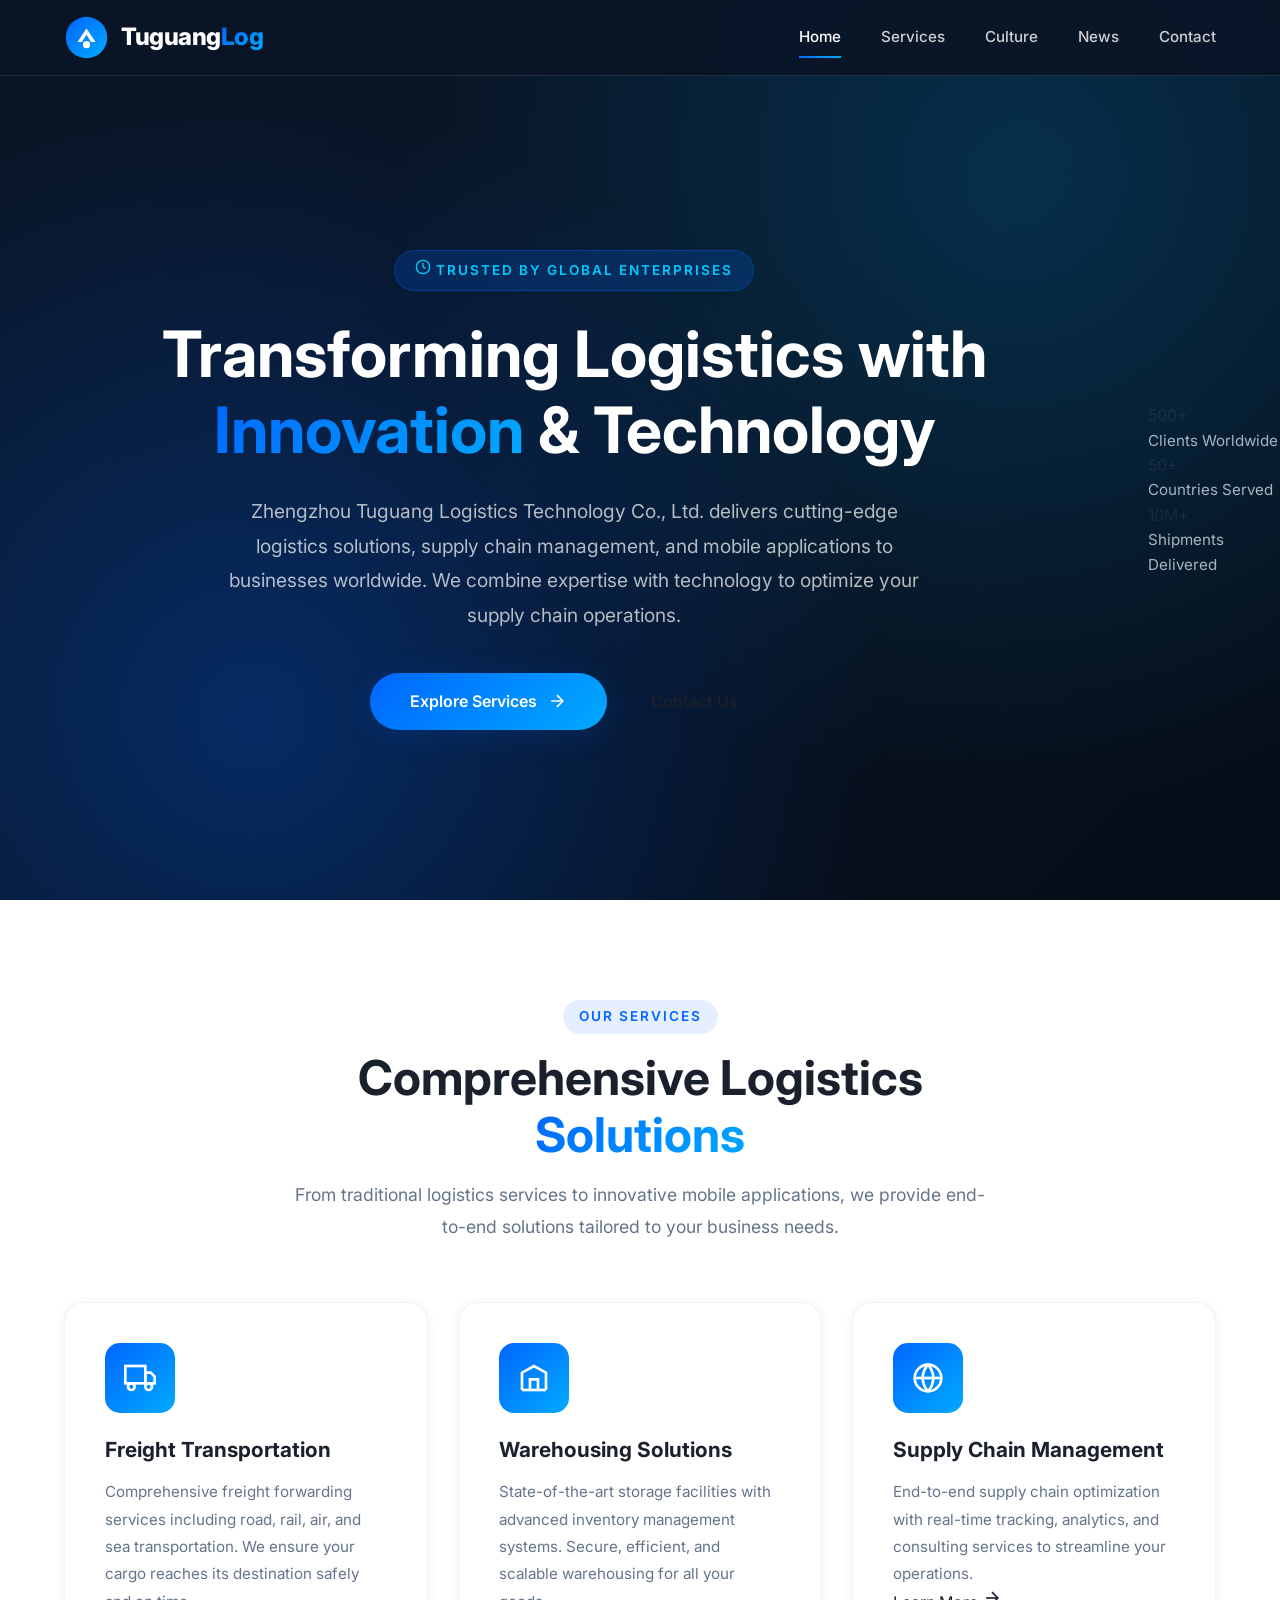
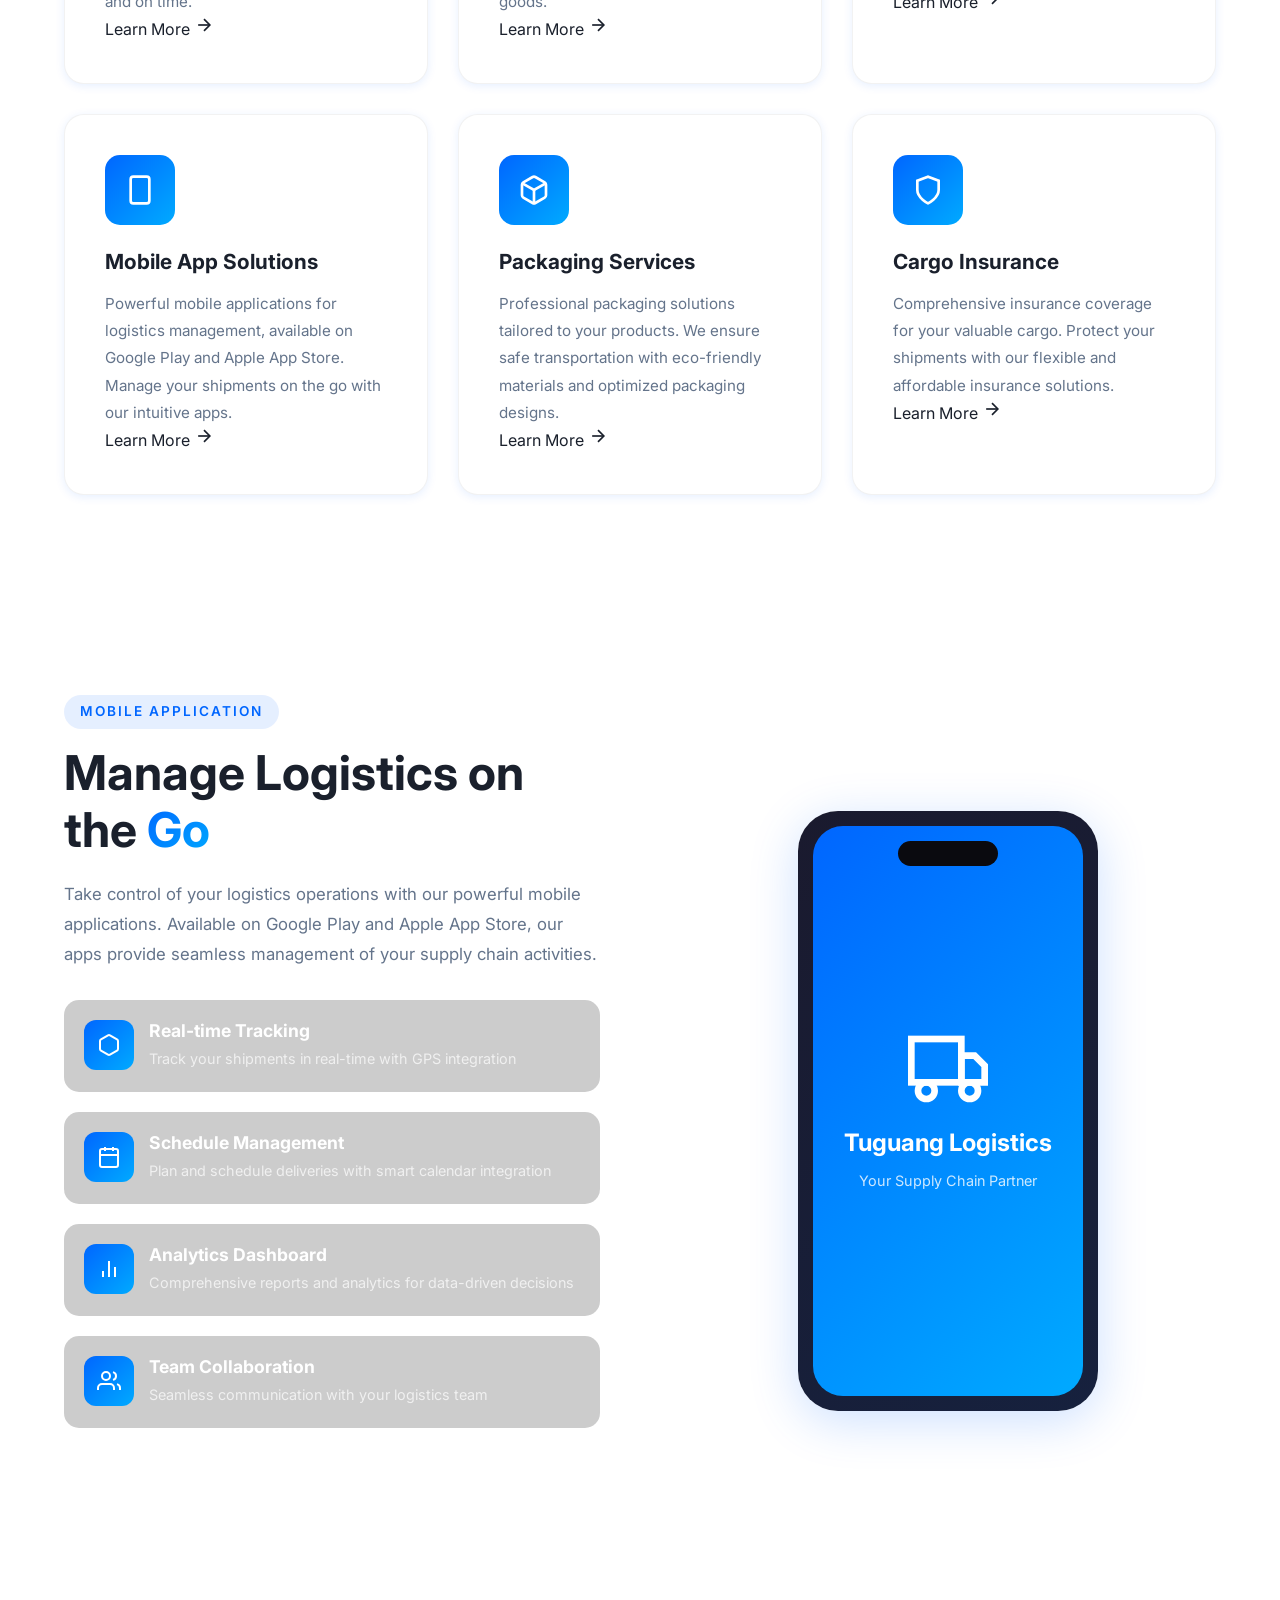
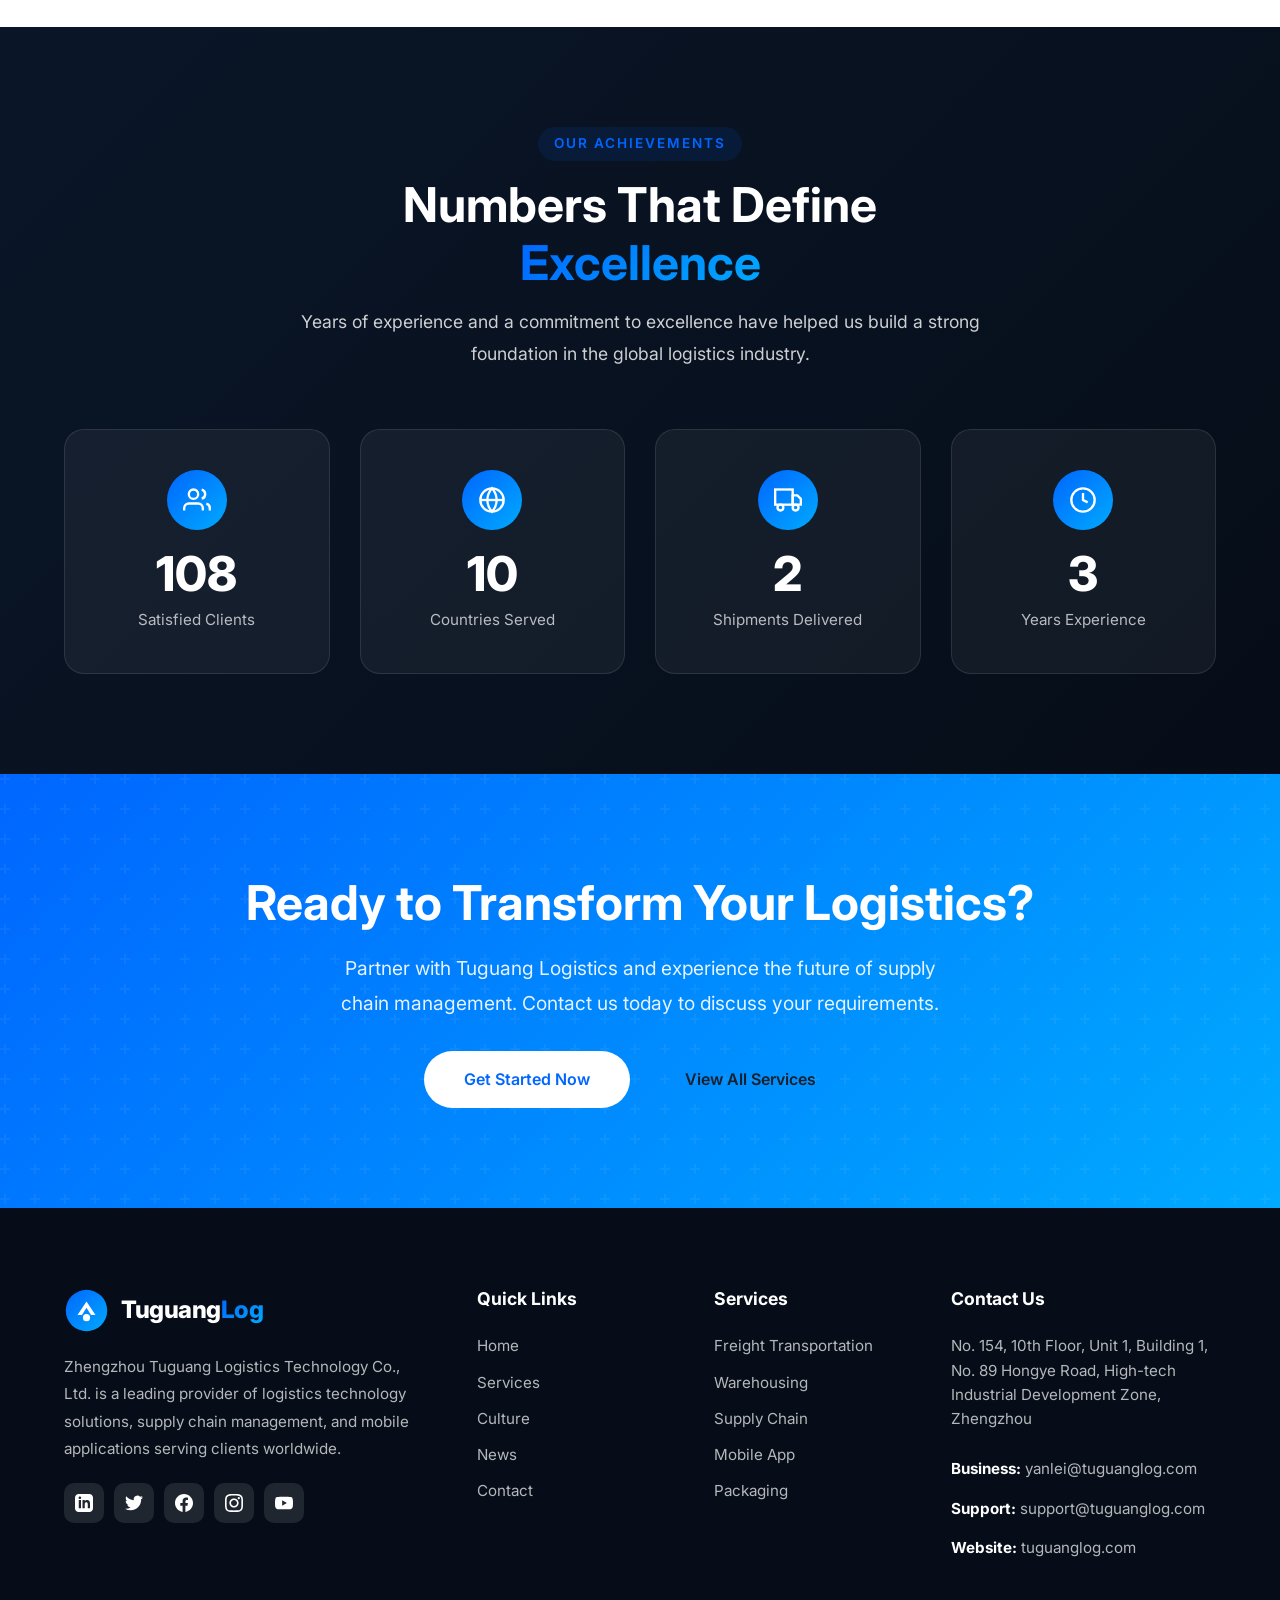
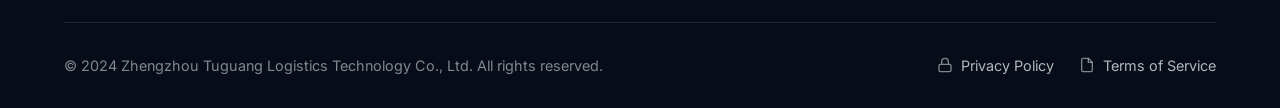
<file: index.html>
<!DOCTYPE html>
<html lang="en">
<head>
    <meta charset="UTF-8">
    <meta name="viewport" content="width=device-width, initial-scale=1.0">
    <meta name="description" content="Zhengzhou Tuguang Logistics Technology Co., Ltd. - Leading provider of logistics technology solutions, supply chain management, and mobile app services for global markets.">
    <meta name="keywords" content="logistics technology, supply chain management, freight forwarding, warehousing, mobile app, transportation services">
    <meta name="author" content="Zhengzhou Tuguang Logistics Technology Co., Ltd.">
    <meta name="robots" content="index, follow">
    <meta name="googlebot" content="index, follow">
    <meta name="revisit-after" content="7 days">
    <meta name="language" content="English">
    <meta name="distribution" content="global">
    <meta name="rating" content="general">
    
    <!-- Open Graph -->
    <meta property="og:title" content="Zhengzhou Tuguang Logistics Technology Co., Ltd.">
    <meta property="og:description" content="Leading provider of logistics technology solutions and mobile app services for global markets.">
    <meta property="og:type" content="website">
    <meta property="og:url" content="https://tuguanglog.com">
    <meta property="og:site_name" content="Tuguang Logistics">
    
    <!-- Twitter Card -->
    <meta name="twitter:card" content="summary_large_image">
    <meta name="twitter:title" content="Zhengzhou Tuguang Logistics Technology Co., Ltd.">
    <meta name="twitter:description" content="Leading provider of logistics technology solutions and mobile app services for global markets.">
    
    <!-- Canonical URL -->
    <link rel="canonical" href="https://tuguanglog.com">
    
    <title>Zhengzhou Tuguang Logistics Technology Co., Ltd. | Global Logistics Solutions</title>
    
    <!-- Google Fonts -->
    <link rel="preconnect" href="https://fonts.googleapis.com">
    <link rel="preconnect" href="https://fonts.gstatic.com" crossorigin>
    <link href="https://fonts.googleapis.com/css2?family=Inter:wght@300;400;500;600;700;800&display=swap" rel="stylesheet">
    
    <!-- Stylesheets -->
    <link rel="stylesheet" href="css/style.css">
    <link rel="stylesheet" href="css/animations.css">
    
    <!-- Favicon -->
    <link rel="icon" type="image/svg+xml" href="images/logo.svg">
    
    <!-- Schema.org JSON-LD -->
    <script type="application/ld+json">
    {
        "@context": "https://schema.org",
        "@type": "Organization",
        "name": "Zhengzhou Tuguang Logistics Technology Co., Ltd.",
        "alternateName": "Tuguang Logistics",
        "url": "https://tuguanglog.com",
        "logo": "https://tuguanglog.com/images/logo.svg",
        "description": "Leading provider of logistics technology solutions, supply chain management, and mobile app services for global markets.",
        "address": {
            "@type": "PostalAddress",
            "streetAddress": "No. 154, 10th Floor, Unit 1, Building 1, No. 89 Hongye Road, High-tech Industrial Development Zone",
            "addressLocality": "Zhengzhou",
            "addressCountry": "CN"
        },
        "contactPoint": {
            "@type": "ContactPoint",
            "contactType": "customer service",
            "email": "support@tuguanglog.com"
        },
        "sameAs": [
            "https://www.linkedin.com/company/tuguanglog",
            "https://twitter.com/tuguanglog"
        ]
    }
    </script>
</head>
<body>
    <!-- Header -->
    <header class="header" role="banner">
        <div class="container">
            <a href="index.html" class="logo" aria-label="Tuguang Logistics Home">
                <svg viewBox="0 0 50 50" xmlns="http://www.w3.org/2000/svg">
                    <defs>
                        <linearGradient id="logoGradient" x1="0%" y1="0%" x2="100%" y2="100%">
                            <stop offset="0%" style="stop-color:#0066ff"/>
                            <stop offset="100%" style="stop-color:#00aaff"/>
                        </linearGradient>
                    </defs>
                    <circle cx="25" cy="25" r="23" fill="url(#logoGradient)"/>
                    <path d="M15 30 L25 15 L35 30 L30 30 L25 22 L20 30 Z" fill="white"/>
                    <circle cx="25" cy="33" r="4" fill="white"/>
                </svg>
                <span class="logo-text">Tuguang<span>Log</span></span>
            </a>
            
            <nav class="nav-menu" role="navigation" aria-label="Main navigation">
                <a href="index.html" class="nav-link active">Home</a>
                <a href="services.html" class="nav-link">Services</a>
                <a href="culture.html" class="nav-link">Culture</a>
                <a href="news.html" class="nav-link">News</a>
                <a href="contact.html" class="nav-link">Contact</a>
            </nav>
            
            <button class="mobile-menu-btn" aria-label="Toggle mobile menu" aria-expanded="false">
                <span></span>
                <span></span>
                <span></span>
            </button>
        </div>
    </header>

    <!-- Hero Section -->
    <section class="hero" role="banner">
        <div class="container">
            <div class="hero-content">
                <div class="hero-badge">
                    <svg xmlns="http://www.w3.org/2000/svg" width="16" height="16" viewBox="0 0 24 24" fill="none" stroke="currentColor" stroke-width="2">
                        <circle cx="12" cy="12" r="10"/>
                        <polyline points="12 6 12 12 16 14"/>
                    </svg>
                    <span>Trusted by Global Enterprises</span>
                </div>
                <h1 class="hero-title">Transforming Logistics with <span class="text-gradient">Innovation</span> & Technology</h1>
                <p class="hero-description">Zhengzhou Tuguang Logistics Technology Co., Ltd. delivers cutting-edge logistics solutions, supply chain management, and mobile applications to businesses worldwide. We combine expertise with technology to optimize your supply chain operations.</p>
                <div class="hero-buttons">
                    <a href="services.html" class="btn btn-primary">
                        Explore Services
                        <svg xmlns="http://www.w3.org/2000/svg" width="20" height="20" viewBox="0 0 24 24" fill="none" stroke="currentColor" stroke-width="2">
                            <line x1="5" y1="12" x2="19" y2="12"/>
                            <polyline points="12 5 19 12 12 19"/>
                        </svg>
                    </a>
                    <a href="contact.html" class="btn btn-secondary">Contact Us</a>
                </div>
            </div>
        </div>
        
        <div class="hero-visual" aria-hidden="true">
            <svg viewBox="0 0 600 600" xmlns="http://www.w3.org/2000/svg">
                <defs>
                    <linearGradient id="heroGradient" x1="0%" y1="0%" x2="100%" y2="100%">
                        <stop offset="0%" style="stop-color:#0066ff;stop-opacity:0.8"/>
                        <stop offset="100%" style="stop-color:#00aaff;stop-opacity:0.8"/>
                    </linearGradient>
                </defs>
                <circle cx="300" cy="300" r="200" fill="url(#heroGradient)" opacity="0.3"/>
                <circle cx="300" cy="300" r="150" fill="url(#heroGradient)" opacity="0.5"/>
                <circle cx="300" cy="300" r="100" fill="url(#heroGradient)" opacity="0.7"/>
                <path d="M250 300 L300 200 L350 300 L300 400 Z" fill="white" opacity="0.9"/>
            </svg>
        </div>
        
        <div class="hero-stats">
            <div class="stat-item">
                <div class="stat-number" data-target="500" data-suffix="+">500+</div>
                <div class="stat-label">Clients Worldwide</div>
            </div>
            <div class="stat-item">
                <div class="stat-number" data-target="50" data-suffix="+">50+</div>
                <div class="stat-label">Countries Served</div>
            </div>
            <div class="stat-item">
                <div class="stat-number" data-target="10" data-suffix="M+">10M+</div>
                <div class="stat-label">Shipments Delivered</div>
            </div>
        </div>
    </section>

    <!-- Services Section -->
    <section class="section" id="services">
        <div class="container">
            <div class="section-header reveal">
                <span class="section-badge">Our Services</span>
                <h2 class="section-title">Comprehensive Logistics <span class="text-gradient">Solutions</span></h2>
                <p class="section-description">From traditional logistics services to innovative mobile applications, we provide end-to-end solutions tailored to your business needs.</p>
            </div>
            
            <div class="services-grid">
                <article class="service-card reveal reveal-delay-1">
                    <div class="service-icon">
                        <svg xmlns="http://www.w3.org/2000/svg" width="32" height="32" viewBox="0 0 24 24" fill="none" stroke="currentColor" stroke-width="2">
                            <rect x="1" y="3" width="15" height="13"/>
                            <polygon points="16 8 20 8 23 11 23 16 16 16 16 8"/>
                            <circle cx="5.5" cy="18.5" r="2.5"/>
                            <circle cx="18.5" cy="18.5" r="2.5"/>
                        </svg>
                    </div>
                    <h3 class="service-title">Freight Transportation</h3>
                    <p class="service-description">Comprehensive freight forwarding services including road, rail, air, and sea transportation. We ensure your cargo reaches its destination safely and on time.</p>
                    <a href="services.html#freight" class="service-link">
                        Learn More
                        <svg xmlns="http://www.w3.org/2000/svg" width="20" height="20" viewBox="0 0 24 24" fill="none" stroke="currentColor" stroke-width="2">
                            <line x1="5" y1="12" x2="19" y2="12"/>
                            <polyline points="12 5 19 12 12 19"/>
                        </svg>
                    </a>
                </article>
                
                <article class="service-card reveal reveal-delay-2">
                    <div class="service-icon">
                        <svg xmlns="http://www.w3.org/2000/svg" width="32" height="32" viewBox="0 0 24 24" fill="none" stroke="currentColor" stroke-width="2">
                            <path d="M3 21V8l9-5 9 5v13"/>
                            <path d="M3 21h18"/>
                            <path d="M9 21V13h6v8"/>
                        </svg>
                    </div>
                    <h3 class="service-title">Warehousing Solutions</h3>
                    <p class="service-description">State-of-the-art storage facilities with advanced inventory management systems. Secure, efficient, and scalable warehousing for all your goods.</p>
                    <a href="services.html#warehousing" class="service-link">
                        Learn More
                        <svg xmlns="http://www.w3.org/2000/svg" width="20" height="20" viewBox="0 0 24 24" fill="none" stroke="currentColor" stroke-width="2">
                            <line x1="5" y1="12" x2="19" y2="12"/>
                            <polyline points="12 5 19 12 12 19"/>
                        </svg>
                    </a>
                </article>
                
                <article class="service-card reveal reveal-delay-3">
                    <div class="service-icon">
                        <svg xmlns="http://www.w3.org/2000/svg" width="32" height="32" viewBox="0 0 24 24" fill="none" stroke="currentColor" stroke-width="2">
                            <circle cx="12" cy="12" r="10"/>
                            <line x1="2" y1="12" x2="22" y2="12"/>
                            <path d="M12 2a15.3 15.3 0 0 1 4 10 15.3 15.3 0 0 1-4 10 15.3 15.3 0 0 1-4-10 15.3 15.3 0 0 1 4-10z"/>
                        </svg>
                    </div>
                    <h3 class="service-title">Supply Chain Management</h3>
                    <p class="service-description">End-to-end supply chain optimization with real-time tracking, analytics, and consulting services to streamline your operations.</p>
                    <a href="services.html#supply-chain" class="service-link">
                        Learn More
                        <svg xmlns="http://www.w3.org/2000/svg" width="20" height="20" viewBox="0 0 24 24" fill="none" stroke="currentColor" stroke-width="2">
                            <line x1="5" y1="12" x2="19" y2="12"/>
                            <polyline points="12 5 19 12 12 19"/>
                        </svg>
                    </a>
                </article>
                
                <article class="service-card reveal reveal-delay-4">
                    <div class="service-icon">
                        <svg xmlns="http://www.w3.org/2000/svg" width="32" height="32" viewBox="0 0 24 24" fill="none" stroke="currentColor" stroke-width="2">
                            <rect x="5" y="2" width="14" height="20" rx="2" ry="2"/>
                            <line x1="12" y1="18" x2="12.01" y2="18"/>
                        </svg>
                    </div>
                    <h3 class="service-title">Mobile App Solutions</h3>
                    <p class="service-description">Powerful mobile applications for logistics management, available on Google Play and Apple App Store. Manage your shipments on the go with our intuitive apps.</p>
                    <a href="services.html#mobile-app" class="service-link">
                        Learn More
                        <svg xmlns="http://www.w3.org/2000/svg" width="20" height="20" viewBox="0 0 24 24" fill="none" stroke="currentColor" stroke-width="2">
                            <line x1="5" y1="12" x2="19" y2="12"/>
                            <polyline points="12 5 19 12 12 19"/>
                        </svg>
                    </a>
                </article>
                
                <article class="service-card reveal reveal-delay-5">
                    <div class="service-icon">
                        <svg xmlns="http://www.w3.org/2000/svg" width="32" height="32" viewBox="0 0 24 24" fill="none" stroke="currentColor" stroke-width="2">
                            <path d="M21 16V8a2 2 0 0 0-1-1.73l-7-4a2 2 0 0 0-2 0l-7 4A2 2 0 0 0 3 8v8a2 2 0 0 0 1 1.73l7 4a2 2 0 0 0 2 0l7-4A2 2 0 0 0 21 16z"/>
                            <polyline points="3.27 6.96 12 12.01 20.73 6.96"/>
                            <line x1="12" y1="22.08" x2="12" y2="12"/>
                        </svg>
                    </div>
                    <h3 class="service-title">Packaging Services</h3>
                    <p class="service-description">Professional packaging solutions tailored to your products. We ensure safe transportation with eco-friendly materials and optimized packaging designs.</p>
                    <a href="services.html#packaging" class="service-link">
                        Learn More
                        <svg xmlns="http://www.w3.org/2000/svg" width="20" height="20" viewBox="0 0 24 24" fill="none" stroke="currentColor" stroke-width="2">
                            <line x1="5" y1="12" x2="19" y2="12"/>
                            <polyline points="12 5 19 12 12 19"/>
                        </svg>
                    </a>
                </article>
                
                <article class="service-card reveal reveal-delay-6">
                    <div class="service-icon">
                        <svg xmlns="http://www.w3.org/2000/svg" width="32" height="32" viewBox="0 0 24 24" fill="none" stroke="currentColor" stroke-width="2">
                            <path d="M12 22s8-4 8-10V5l-8-3-8 3v7c0 6 8 10 8 10z"/>
                        </svg>
                    </div>
                    <h3 class="service-title">Cargo Insurance</h3>
                    <p class="service-description">Comprehensive insurance coverage for your valuable cargo. Protect your shipments with our flexible and affordable insurance solutions.</p>
                    <a href="services.html#insurance" class="service-link">
                        Learn More
                        <svg xmlns="http://www.w3.org/2000/svg" width="20" height="20" viewBox="0 0 24 24" fill="none" stroke="currentColor" stroke-width="2">
                            <line x1="5" y1="12" x2="19" y2="12"/>
                            <polyline points="12 5 19 12 12 19"/>
                        </svg>
                    </a>
                </article>
            </div>
        </div>
    </section>

    <!-- Mobile App Section -->
    <section class="section app-section" id="mobile-app">
        <div class="container">
            <div class="app-content">
                <div class="app-info reveal-left">
                    <span class="section-badge">Mobile Application</span>
                    <h2 class="app-title">Manage Logistics on the <span class="text-gradient">Go</span></h2>
                    <p class="app-description">Take control of your logistics operations with our powerful mobile applications. Available on Google Play and Apple App Store, our apps provide seamless management of your supply chain activities.</p>
                    
                    <div class="app-features">
                        <div class="app-feature">
                            <div class="app-feature-icon">
                                <svg xmlns="http://www.w3.org/2000/svg" width="24" height="24" viewBox="0 0 24 24" fill="none" stroke="currentColor" stroke-width="2">
                                    <path d="M21 16V8a2 2 0 0 0-1-1.73l-7-4a2 2 0 0 0-2 0l-7 4A2 2 0 0 0 3 8v8a2 2 0 0 0 1 1.73l7 4a2 2 0 0 0 2 0l7-4A2 2 0 0 0 21 16z"/>
                                </svg>
                            </div>
                            <div class="app-feature-text">
                                <h4>Real-time Tracking</h4>
                                <p>Track your shipments in real-time with GPS integration</p>
                            </div>
                        </div>
                        
                        <div class="app-feature">
                            <div class="app-feature-icon">
                                <svg xmlns="http://www.w3.org/2000/svg" width="24" height="24" viewBox="0 0 24 24" fill="none" stroke="currentColor" stroke-width="2">
                                    <rect x="3" y="4" width="18" height="18" rx="2" ry="2"/>
                                    <line x1="16" y1="2" x2="16" y2="6"/>
                                    <line x1="8" y1="2" x2="8" y2="6"/>
                                    <line x1="3" y1="10" x2="21" y2="10"/>
                                </svg>
                            </div>
                            <div class="app-feature-text">
                                <h4>Schedule Management</h4>
                                <p>Plan and schedule deliveries with smart calendar integration</p>
                            </div>
                        </div>
                        
                        <div class="app-feature">
                            <div class="app-feature-icon">
                                <svg xmlns="http://www.w3.org/2000/svg" width="24" height="24" viewBox="0 0 24 24" fill="none" stroke="currentColor" stroke-width="2">
                                    <line x1="18" y1="20" x2="18" y2="10"/>
                                    <line x1="12" y1="20" x2="12" y2="4"/>
                                    <line x1="6" y1="20" x2="6" y2="14"/>
                                </svg>
                            </div>
                            <div class="app-feature-text">
                                <h4>Analytics Dashboard</h4>
                                <p>Comprehensive reports and analytics for data-driven decisions</p>
                            </div>
                        </div>
                        
                        <div class="app-feature">
                            <div class="app-feature-icon">
                                <svg xmlns="http://www.w3.org/2000/svg" width="24" height="24" viewBox="0 0 24 24" fill="none" stroke="currentColor" stroke-width="2">
                                    <path d="M17 21v-2a4 4 0 0 0-4-4H5a4 4 0 0 0-4 4v2"/>
                                    <circle cx="9" cy="7" r="4"/>
                                    <path d="M23 21v-2a4 4 0 0 0-3-3.87"/>
                                    <path d="M16 3.13a4 4 0 0 1 0 7.75"/>
                                </svg>
                            </div>
                            <div class="app-feature-text">
                                <h4>Team Collaboration</h4>
                                <p>Seamless communication with your logistics team</p>
                            </div>
                        </div>
                    </div>
                    
                    <div class="app-stores">
                        <a href="https://play.google.com/store" class="store-btn" target="_blank" rel="noopener noreferrer" aria-label="Download on Google Play">
                            <svg viewBox="0 0 24 24" xmlns="http://www.w3.org/2000/svg">
                                <path fill="currentColor" d="M3 20.5v-17c0-.59.34-1.11.84-1.35L13.69 12l-9.85 10.85c-.5-.25-.84-.76-.84-1.35zm13.81-5.38L6.05 21.34l8.49-8.49 2.27 2.27zm3.35-4.31c.34.27.59.69.59 1.19s-.22.9-.57 1.18l-2.29 1.32-2.5-2.5 2.5-2.5 2.27 1.31zM6.05 2.66l10.76 6.22-2.27 2.27L6.05 2.66z"/>
                            </svg>
                            <div class="store-btn-text">
                                <span>GET IT ON</span>
                                <strong>Google Play</strong>
                            </div>
                        </a>
                        
                        <a href="https://apps.apple.com" class="store-btn" target="_blank" rel="noopener noreferrer" aria-label="Download on App Store">
                            <svg viewBox="0 0 24 24" xmlns="http://www.w3.org/2000/svg">
                                <path fill="currentColor" d="M18.71 19.5c-.83 1.24-1.71 2.45-3.05 2.47-1.34.03-1.77-.79-3.29-.79-1.53 0-2 .77-3.27.82-1.31.05-2.3-1.32-3.14-2.53C4.25 17 2.94 12.45 4.7 9.39c.87-1.52 2.43-2.48 4.12-2.51 1.28-.02 2.5.87 3.29.87.78 0 2.26-1.07 3.81-.91.65.03 2.47.26 3.64 1.98-.09.06-2.17 1.28-2.15 3.81.03 3.02 2.65 4.03 2.68 4.04-.03.07-.42 1.44-1.38 2.83M13 3.5c.73-.83 1.94-1.46 2.94-1.5.13 1.17-.34 2.35-1.04 3.19-.69.85-1.83 1.51-2.95 1.42-.15-1.15.41-2.35 1.05-3.11z"/>
                            </svg>
                            <div class="store-btn-text">
                                <span>Download on the</span>
                                <strong>App Store</strong>
                            </div>
                        </a>
                    </div>
                </div>
                
                <div class="app-visual reveal-right">
                    <div class="phone-mockup">
                        <div class="phone-screen">
                            <svg xmlns="http://www.w3.org/2000/svg" width="80" height="80" viewBox="0 0 24 24" fill="none" stroke="currentColor" stroke-width="2">
                                <rect x="1" y="3" width="15" height="13"/>
                                <polygon points="16 8 20 8 23 11 23 16 16 16 16 8"/>
                                <circle cx="5.5" cy="18.5" r="2.5"/>
                                <circle cx="18.5" cy="18.5" r="2.5"/>
                            </svg>
                            <h4>Tuguang Logistics</h4>
                            <p>Your Supply Chain Partner</p>
                        </div>
                    </div>
                </div>
            </div>
        </div>
    </section>

    <!-- Stats Section -->
    <section class="section section-dark" id="stats">
        <div class="container">
            <div class="section-header reveal">
                <span class="section-badge">Our Achievements</span>
                <h2 class="section-title">Numbers That Define <span class="text-gradient">Excellence</span></h2>
                <p class="section-description">Years of experience and a commitment to excellence have helped us build a strong foundation in the global logistics industry.</p>
            </div>
            
            <div class="stats-grid">
                <div class="stat-card reveal reveal-delay-1">
                    <div class="stat-icon">
                        <svg xmlns="http://www.w3.org/2000/svg" width="28" height="28" viewBox="0 0 24 24" fill="none" stroke="currentColor" stroke-width="2">
                            <path d="M17 21v-2a4 4 0 0 0-4-4H5a4 4 0 0 0-4 4v2"/>
                            <circle cx="9" cy="7" r="4"/>
                            <path d="M23 21v-2a4 4 0 0 0-3-3.87"/>
                            <path d="M16 3.13a4 4 0 0 1 0 7.75"/>
                        </svg>
                    </div>
                    <div class="stat-value counter-value" data-target="500">500+</div>
                    <div class="stat-label">Satisfied Clients</div>
                </div>
                
                <div class="stat-card reveal reveal-delay-2">
                    <div class="stat-icon">
                        <svg xmlns="http://www.w3.org/2000/svg" width="28" height="28" viewBox="0 0 24 24" fill="none" stroke="currentColor" stroke-width="2">
                            <circle cx="12" cy="12" r="10"/>
                            <line x1="2" y1="12" x2="22" y2="12"/>
                            <path d="M12 2a15.3 15.3 0 0 1 4 10 15.3 15.3 0 0 1-4 10 15.3 15.3 0 0 1-4-10 15.3 15.3 0 0 1 4-10z"/>
                        </svg>
                    </div>
                    <div class="stat-value counter-value" data-target="50">50+</div>
                    <div class="stat-label">Countries Served</div>
                </div>
                
                <div class="stat-card reveal reveal-delay-3">
                    <div class="stat-icon">
                        <svg xmlns="http://www.w3.org/2000/svg" width="28" height="28" viewBox="0 0 24 24" fill="none" stroke="currentColor" stroke-width="2">
                            <rect x="1" y="3" width="15" height="13"/>
                            <polygon points="16 8 20 8 23 11 23 16 16 16 16 8"/>
                            <circle cx="5.5" cy="18.5" r="2.5"/>
                            <circle cx="18.5" cy="18.5" r="2.5"/>
                        </svg>
                    </div>
                    <div class="stat-value counter-value" data-target="10">10M+</div>
                    <div class="stat-label">Shipments Delivered</div>
                </div>
                
                <div class="stat-card reveal reveal-delay-4">
                    <div class="stat-icon">
                        <svg xmlns="http://www.w3.org/2000/svg" width="28" height="28" viewBox="0 0 24 24" fill="none" stroke="currentColor" stroke-width="2">
                            <circle cx="12" cy="12" r="10"/>
                            <polyline points="12 6 12 12 16 14"/>
                        </svg>
                    </div>
                    <div class="stat-value counter-value" data-target="15">15+</div>
                    <div class="stat-label">Years Experience</div>
                </div>
            </div>
        </div>
    </section>

    <!-- CTA Section -->
    <section class="cta-section">
        <div class="container">
            <div class="cta-content reveal">
                <h2 class="cta-title">Ready to Transform Your Logistics?</h2>
                <p class="cta-description">Partner with Tuguang Logistics and experience the future of supply chain management. Contact us today to discuss your requirements.</p>
                <div class="cta-buttons">
                    <a href="contact.html" class="btn btn-white">Get Started Now</a>
                    <a href="services.html" class="btn btn-outline-white">View All Services</a>
                </div>
            </div>
        </div>
    </section>

    <!-- Footer -->
    <footer class="footer" role="contentinfo">
        <div class="container">
            <div class="footer-grid">
                <div class="footer-brand">
                    <a href="index.html" class="logo">
                        <svg viewBox="0 0 50 50" xmlns="http://www.w3.org/2000/svg" width="50" height="50">
                            <defs>
                                <linearGradient id="footerLogoGradient" x1="0%" y1="0%" x2="100%" y2="100%">
                                    <stop offset="0%" style="stop-color:#0066ff"/>
                                    <stop offset="100%" style="stop-color:#00aaff"/>
                                </linearGradient>
                            </defs>
                            <circle cx="25" cy="25" r="23" fill="url(#footerLogoGradient)"/>
                            <path d="M15 30 L25 15 L35 30 L30 30 L25 22 L20 30 Z" fill="white"/>
                            <circle cx="25" cy="33" r="4" fill="white"/>
                        </svg>
                        <span class="logo-text">Tuguang<span>Log</span></span>
                    </a>
                    <p>Zhengzhou Tuguang Logistics Technology Co., Ltd. is a leading provider of logistics technology solutions, supply chain management, and mobile applications serving clients worldwide.</p>
                    <div class="footer-social">
                        <a href="https://www.linkedin.com/company/tuguanglog" target="_blank" rel="noopener noreferrer" aria-label="LinkedIn">
                            <svg viewBox="0 0 24 24" xmlns="http://www.w3.org/2000/svg">
                                <path fill="currentColor" d="M19 0h-14c-2.761 0-5 2.239-5 5v14c0 2.761 2.239 5 5 5h14c2.762 0 5-2.239 5-5v-14c0-2.761-2.238-5-5-5zm-11 19h-3v-11h3v11zm-1.5-12.268c-.966 0-1.75-.79-1.75-1.764s.784-1.764 1.75-1.764 1.75.79 1.75 1.764-.783 1.764-1.75 1.764zm13.5 12.268h-3v-5.604c0-3.368-4-3.113-4 0v5.604h-3v-11h3v1.765c1.396-2.586 7-2.777 7 2.476v6.759z"/>
                            </svg>
                        </a>
                        <a href="https://twitter.com/tuguanglog" target="_blank" rel="noopener noreferrer" aria-label="Twitter">
                            <svg viewBox="0 0 24 24" xmlns="http://www.w3.org/2000/svg">
                                <path fill="currentColor" d="M23.953 4.57a10 10 0 01-2.825.775 4.958 4.958 0 002.163-2.723c-.951.555-2.005.959-3.127 1.184a4.92 4.92 0 00-8.384 4.482C7.69 8.095 4.067 6.13 1.64 3.162a4.822 4.822 0 00-.666 2.475c0 1.71.87 3.213 2.188 4.096a4.904 4.904 0 01-2.228-.616v.06a4.923 4.923 0 003.946 4.827 4.996 4.996 0 01-2.212.085 4.936 4.936 0 004.604 3.417 9.867 9.867 0 01-6.102 2.105c-.39 0-.779-.023-1.17-.067a13.995 13.995 0 007.557 2.209c9.053 0 13.998-7.496 13.998-13.985 0-.21 0-.42-.015-.63A9.935 9.935 0 0024 4.59z"/>
                            </svg>
                        </a>
                        <a href="https://www.facebook.com/tuguanglog" target="_blank" rel="noopener noreferrer" aria-label="Facebook">
                            <svg viewBox="0 0 24 24" xmlns="http://www.w3.org/2000/svg">
                                <path fill="currentColor" d="M24 12.073c0-6.627-5.373-12-12-12s-12 5.373-12 12c0 5.99 4.388 10.954 10.125 11.854v-8.385H7.078v-3.47h3.047V9.43c0-3.007 1.792-4.669 4.533-4.669 1.312 0 2.686.235 2.686.235v2.953H15.83c-1.491 0-1.956.925-1.956 1.874v2.25h3.328l-.532 3.47h-2.796v8.385C19.612 23.027 24 18.062 24 12.073z"/>
                            </svg>
                        </a>
                        <a href="https://www.instagram.com/tuguanglog" target="_blank" rel="noopener noreferrer" aria-label="Instagram">
                            <svg viewBox="0 0 24 24" xmlns="http://www.w3.org/2000/svg">
                                <path fill="currentColor" d="M12 2.163c3.204 0 3.584.012 4.85.07 3.252.148 4.771 1.691 4.919 4.919.058 1.265.069 1.645.069 4.849 0 3.205-.012 3.584-.069 4.849-.149 3.225-1.664 4.771-4.919 4.919-1.266.058-1.644.07-4.85.07-3.204 0-3.584-.012-4.849-.07-3.26-.149-4.771-1.699-4.919-4.92-.058-1.265-.07-1.644-.07-4.849 0-3.204.013-3.583.07-4.849.149-3.227 1.664-4.771 4.919-4.919 1.266-.057 1.645-.069 4.849-.069zm0-2.163c-3.259 0-3.667.014-4.947.072-4.358.2-6.78 2.618-6.98 6.98-.059 1.281-.073 1.689-.073 4.948 0 3.259.014 3.668.072 4.948.2 4.358 2.618 6.78 6.98 6.98 1.281.058 1.689.072 4.948.072 3.259 0 3.668-.014 4.948-.072 4.354-.2 6.782-2.618 6.979-6.98.059-1.28.073-1.689.073-4.948 0-3.259-.014-3.667-.072-4.947-.196-4.354-2.617-6.78-6.979-6.98-1.281-.059-1.69-.073-4.949-.073zm0 5.838c-3.403 0-6.162 2.759-6.162 6.162s2.759 6.163 6.162 6.163 6.162-2.759 6.162-6.163c0-3.403-2.759-6.162-6.162-6.162zm0 10.162c-2.209 0-4-1.79-4-4 0-2.209 1.791-4 4-4s4 1.791 4 4c0 2.21-1.791 4-4 4zm6.406-11.845c-.796 0-1.441.645-1.441 1.44s.645 1.44 1.441 1.44c.795 0 1.439-.645 1.439-1.44s-.644-1.44-1.439-1.44z"/>
                            </svg>
                        </a>
                        <a href="https://www.youtube.com/@tuguanglog" target="_blank" rel="noopener noreferrer" aria-label="YouTube">
                            <svg viewBox="0 0 24 24" xmlns="http://www.w3.org/2000/svg">
                                <path fill="currentColor" d="M23.498 6.186a3.016 3.016 0 0 0-2.122-2.136C19.505 3.545 12 3.545 12 3.545s-7.505 0-9.377.505A3.017 3.017 0 0 0 .502 6.186C0 8.07 0 12 0 12s0 3.93.502 5.814a3.016 3.016 0 0 0 2.122 2.136c1.871.505 9.376.505 9.376.505s7.505 0 9.377-.505a3.015 3.015 0 0 0 2.122-2.136C24 15.93 24 12 24 12s0-3.93-.502-5.814zM9.545 15.568V8.432L15.818 12l-6.273 3.568z"/>
                            </svg>
                        </a>
                    </div>
                </div>
                
                <div class="footer-column">
                    <h4>Quick Links</h4>
                    <nav class="footer-links">
                        <a href="index.html">Home</a>
                        <a href="services.html">Services</a>
                        <a href="culture.html">Culture</a>
                        <a href="news.html">News</a>
                        <a href="contact.html">Contact</a>
                    </nav>
                </div>
                
                <div class="footer-column">
                    <h4>Services</h4>
                    <nav class="footer-links">
                        <a href="services.html#freight">Freight Transportation</a>
                        <a href="services.html#warehousing">Warehousing</a>
                        <a href="services.html#supply-chain">Supply Chain</a>
                        <a href="services.html#mobile-app">Mobile App</a>
                        <a href="services.html#packaging">Packaging</a>
                    </nav>
                </div>
                
                <div class="footer-column">
                    <h4>Contact Us</h4>
                    <div class="footer-links">
                        <p style="color: rgba(255,255,255,0.7); font-size: 0.95rem; line-height: 1.6;">
                            No. 154, 10th Floor, Unit 1, Building 1, No. 89 Hongye Road, High-tech Industrial Development Zone, Zhengzhou
                        </p>
                        <p style="color: rgba(255,255,255,0.7); font-size: 0.95rem; margin-top: 12px;">
                            <strong style="color: white;">Business:</strong> yanlei@tuguanglog.com
                        </p>
                        <p style="color: rgba(255,255,255,0.7); font-size: 0.95rem;">
                            <strong style="color: white;">Support:</strong> support@tuguanglog.com
                        </p>
                        <p style="color: rgba(255,255,255,0.7); font-size: 0.95rem;">
                            <strong style="color: white;">Website:</strong> tuguanglog.com
                        </p>
                    </div>
                </div>
            </div>
            
            <div class="footer-bottom">
                <p class="footer-copyright">&copy; 2024 Zhengzhou Tuguang Logistics Technology Co., Ltd. All rights reserved.</p>
                <nav class="footer-legal">
                    <a href="privacy-policy.html">
                        <svg xmlns="http://www.w3.org/2000/svg" width="16" height="16" viewBox="0 0 24 24" fill="none" stroke="currentColor" stroke-width="2">
                            <rect x="3" y="11" width="18" height="11" rx="2" ry="2"/>
                            <path d="M7 11V7a5 5 0 0 1 10 0v4"/>
                        </svg>
                        Privacy Policy
                    </a>
                    <a href="terms-of-service.html">
                        <svg xmlns="http://www.w3.org/2000/svg" width="16" height="16" viewBox="0 0 24 24" fill="none" stroke="currentColor" stroke-width="2">
                            <path d="M14 2H6a2 2 0 0 0-2 2v16a2 2 0 0 0 2 2h12a2 2 0 0 0 2-2V8z"/>
                            <polyline points="14 2 14 8 20 8"/>
                        </svg>
                        Terms of Service
                    </a>
                </nav>
            </div>
        </div>
    </footer>

    <!-- Scripts -->
    <script src="js/main.js"></script>
</body>
</html>
</file>
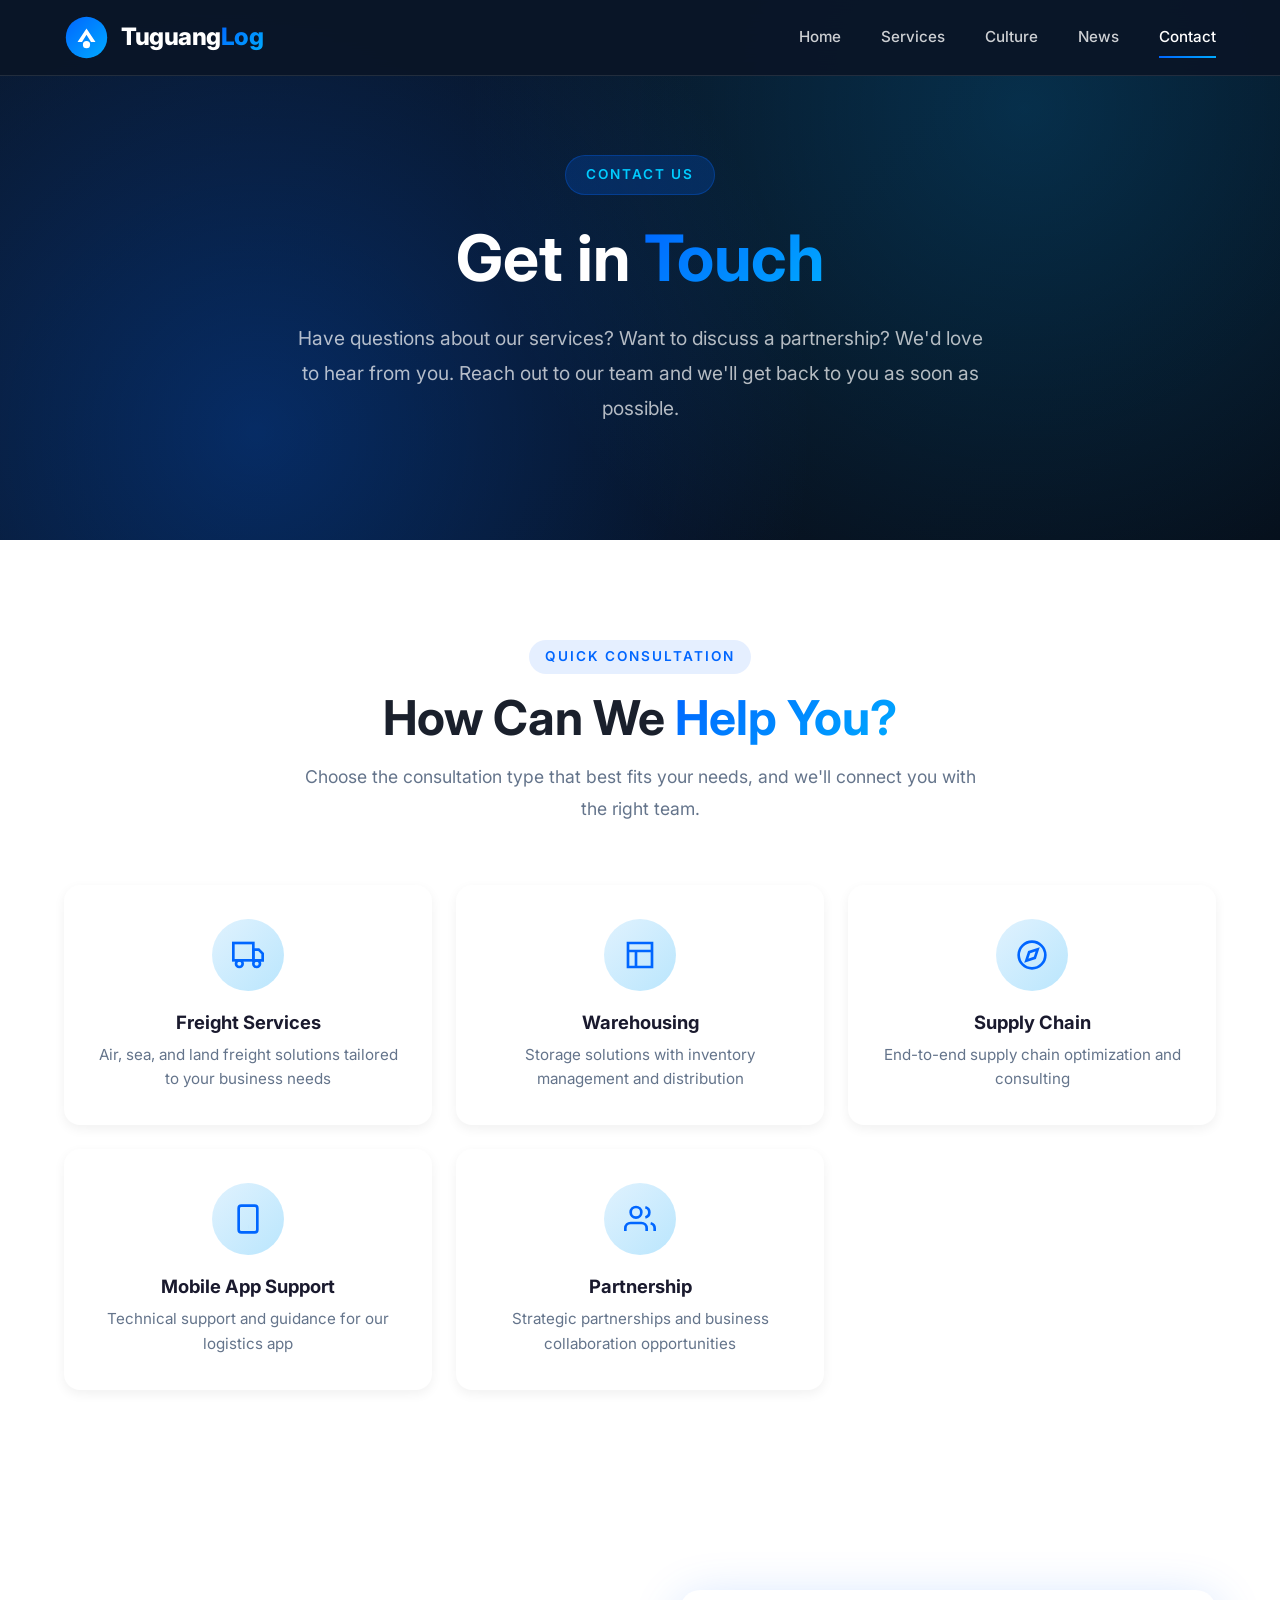
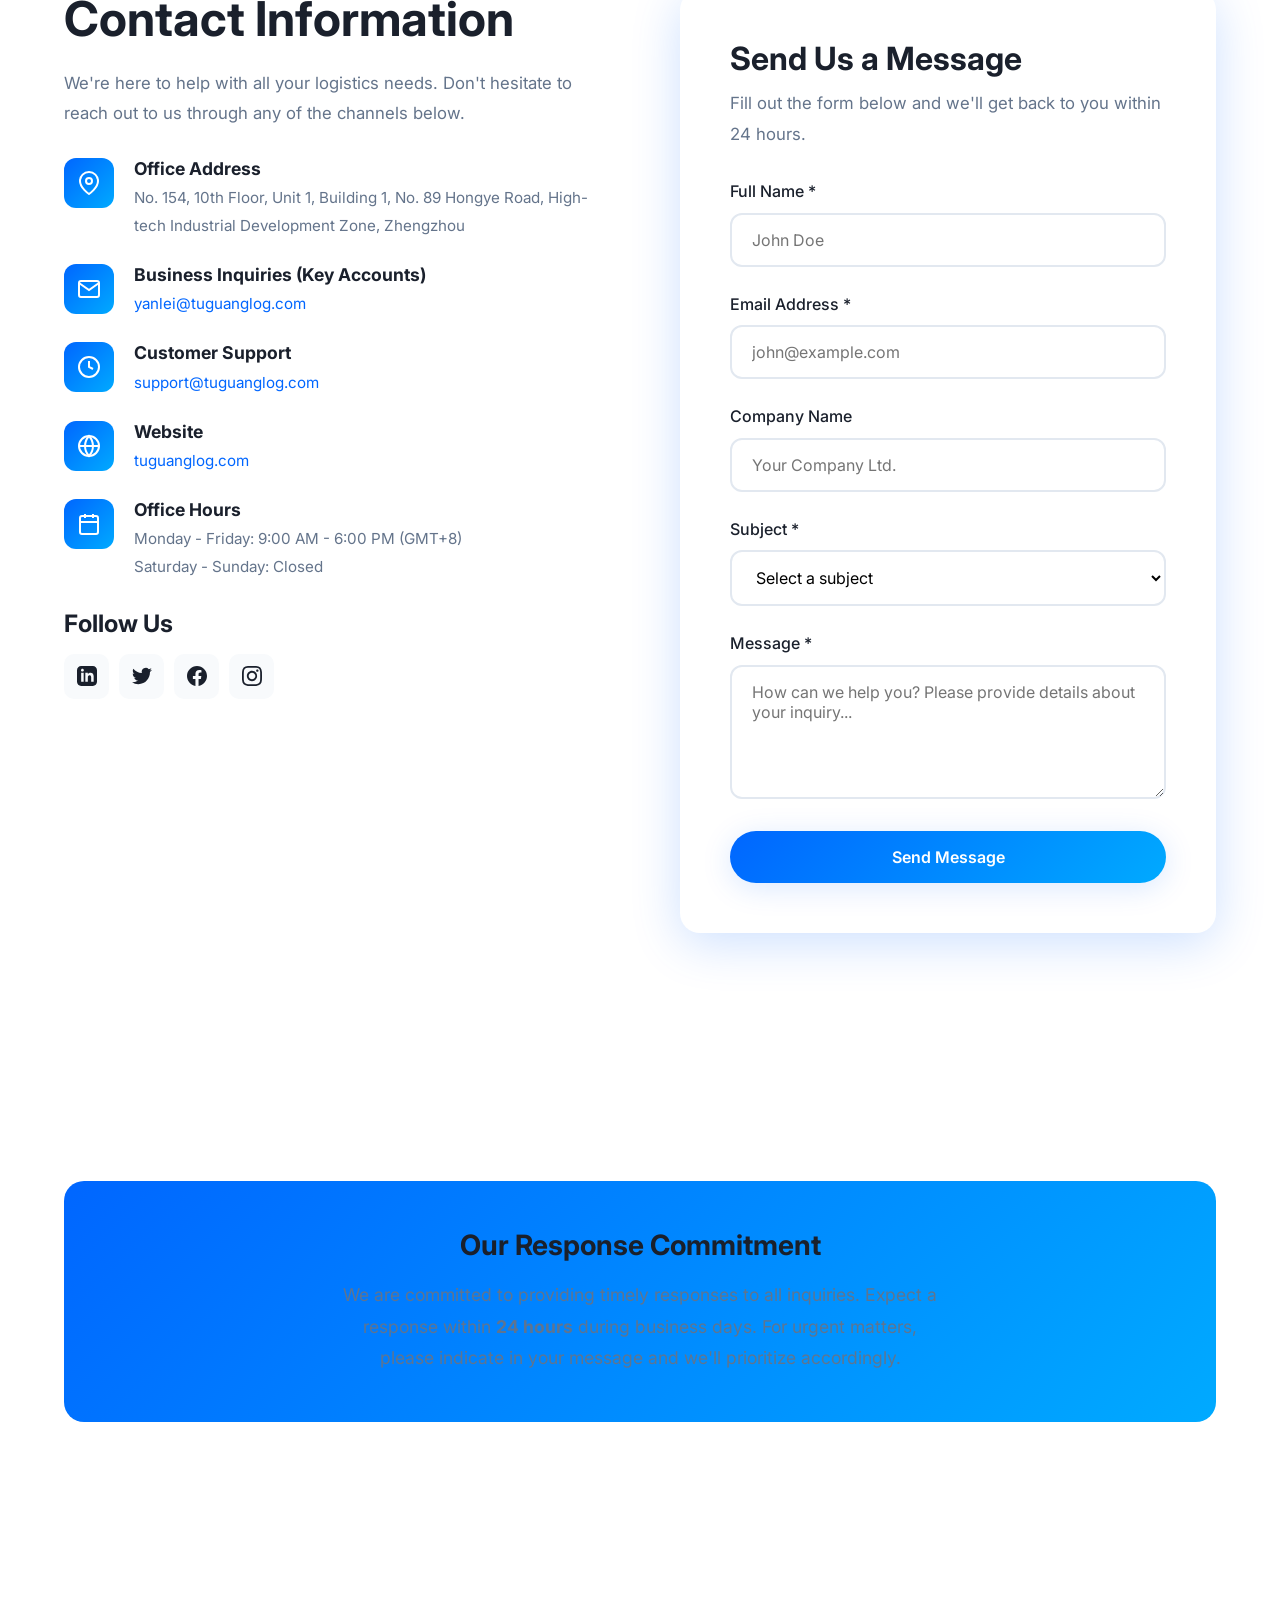
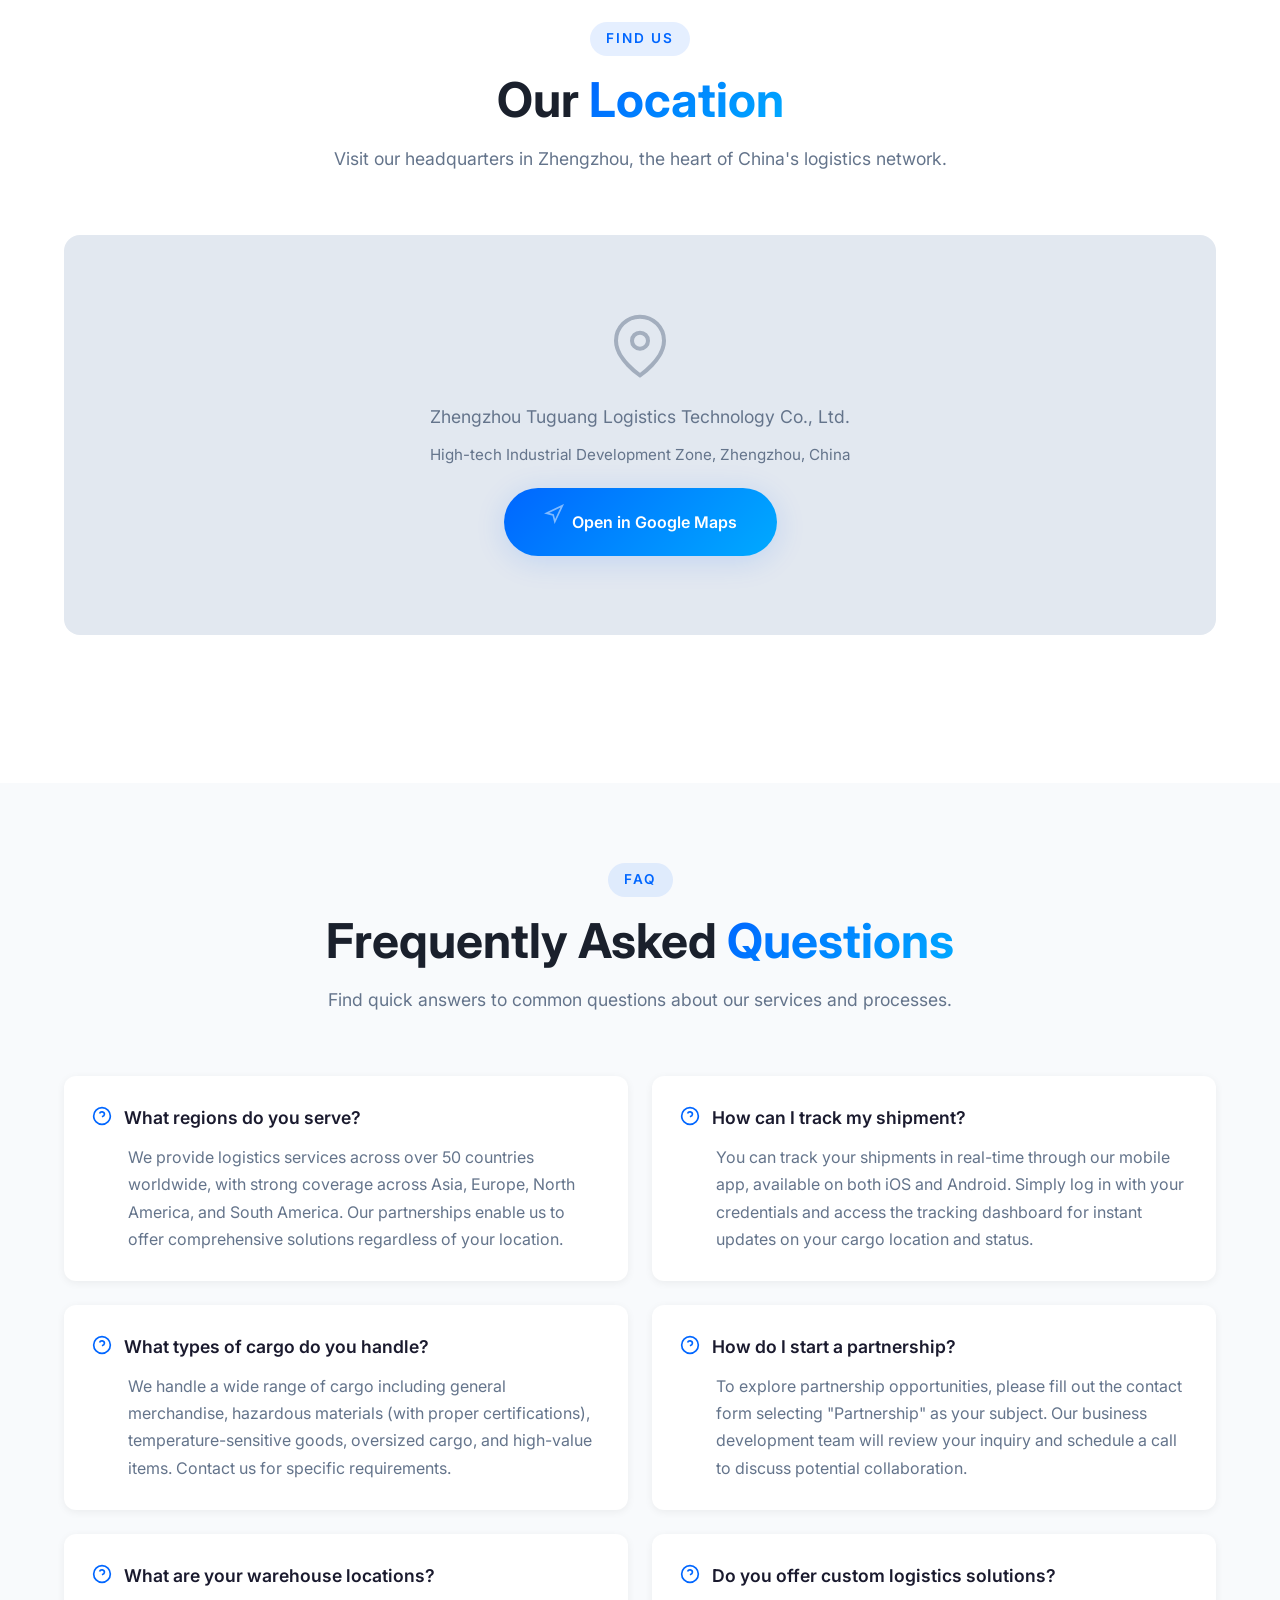
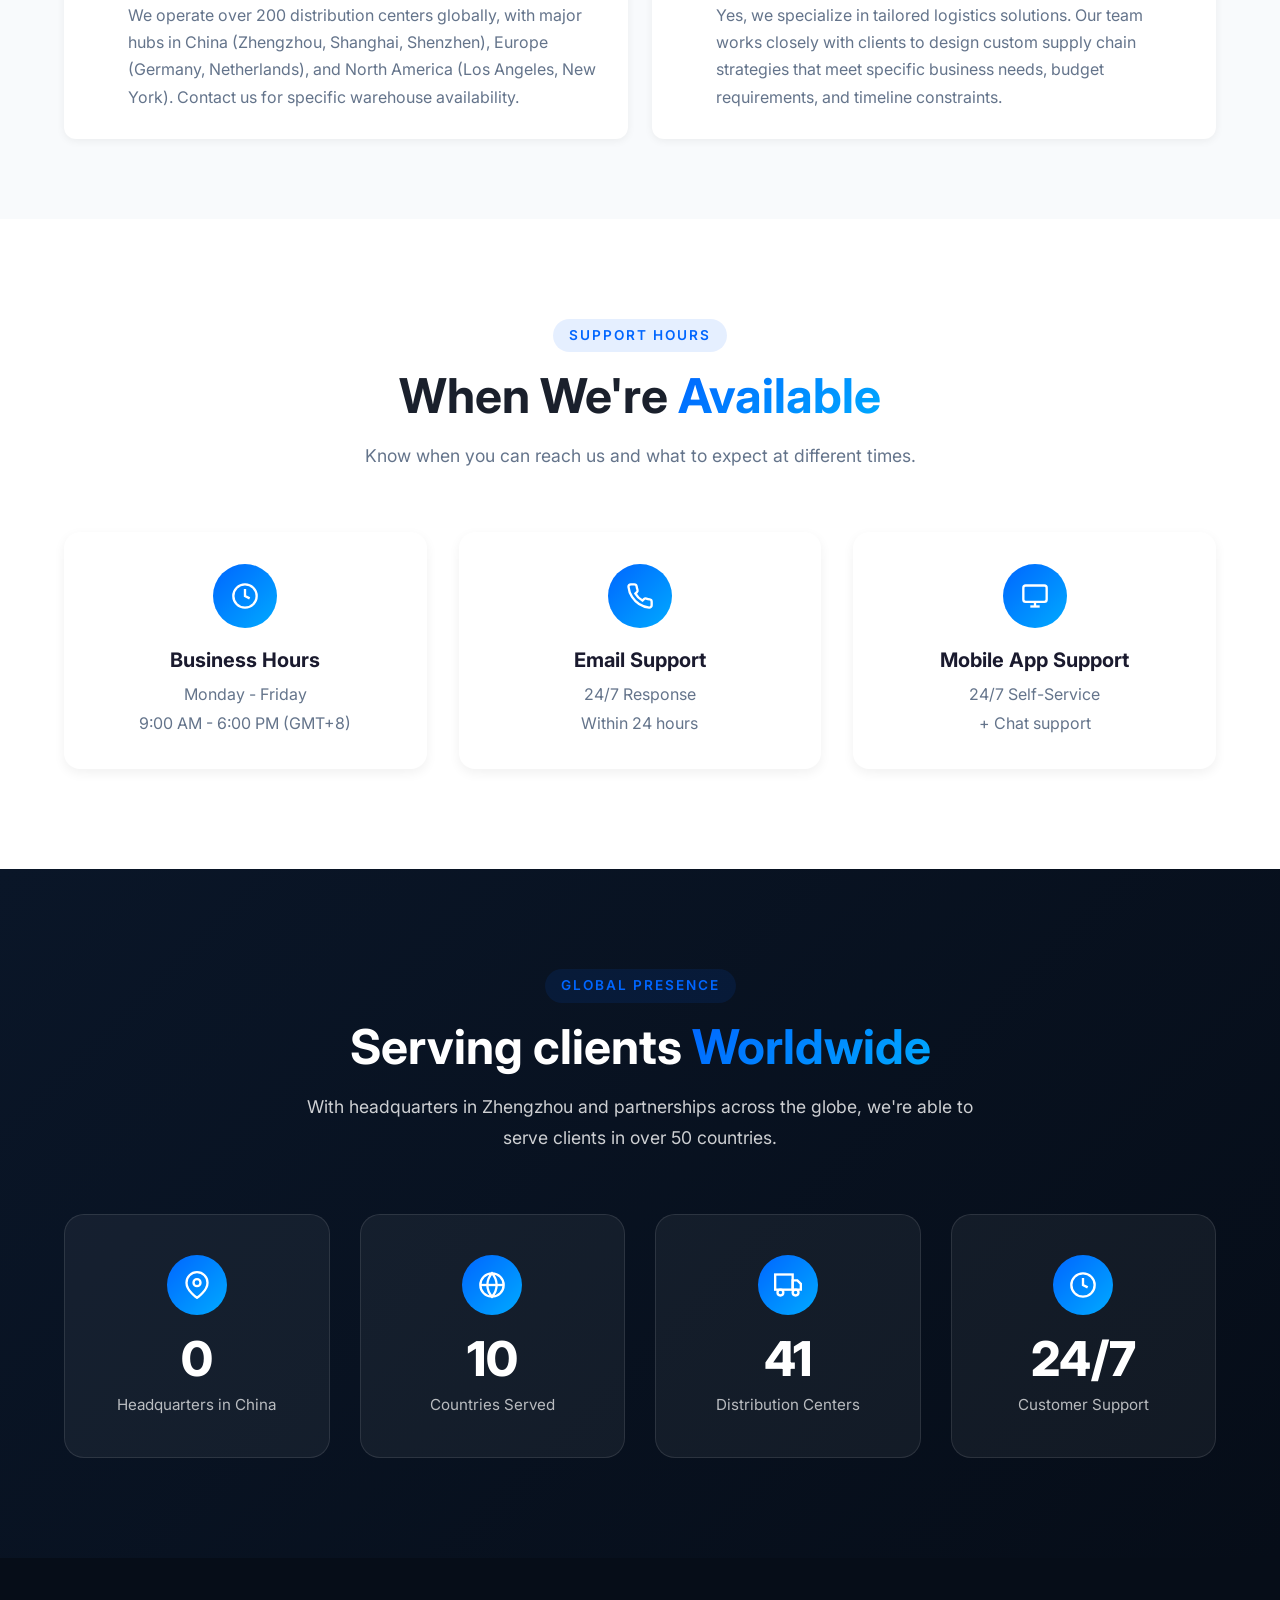
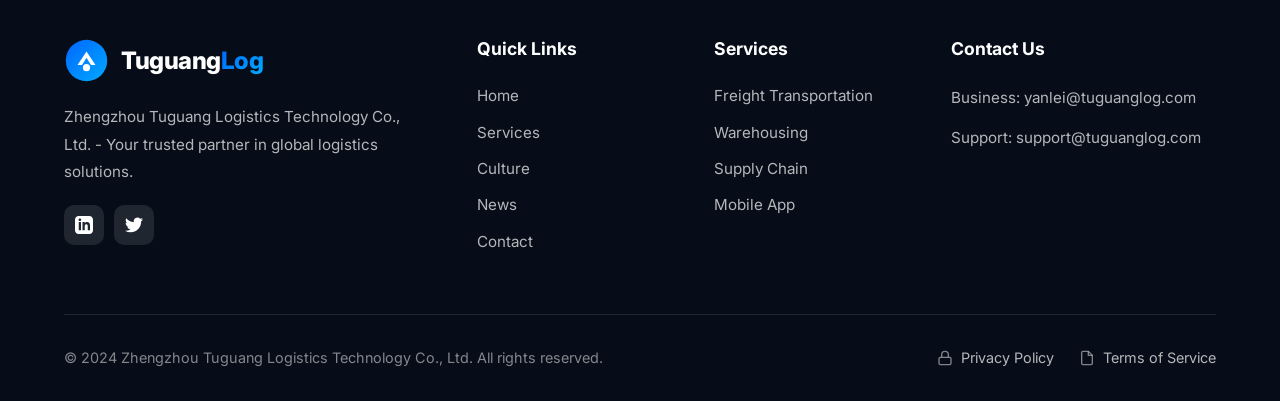
<file: contact.html>
<!DOCTYPE html>
<html lang="en">
<head>
    <meta charset="UTF-8">
    <meta name="viewport" content="width=device-width, initial-scale=1.0">
    <meta name="description" content="Contact Tuguang Logistics - Get in touch with our team for logistics solutions, partnerships, and support. Business: yanlei@tuguanglog.com, Support: support@tuguanglog.com">
    <meta name="keywords" content="contact logistics company, logistics support, business inquiry, customer service">
    <meta name="author" content="Zhengzhou Tuguang Logistics Technology Co., Ltd.">
    <meta name="robots" content="index, follow">
    <title>Contact Us | Tuguang Logistics</title>
    <link rel="canonical" href="https://tuguanglog.com/contact.html">
    <link rel="preconnect" href="https://fonts.googleapis.com">
    <link rel="preconnect" href="https://fonts.gstatic.com" crossorigin>
    <link href="https://fonts.googleapis.com/css2?family=Inter:wght@300;400;500;600;700;800&display=swap" rel="stylesheet">
    <link rel="stylesheet" href="css/style.css">
    <link rel="stylesheet" href="css/animations.css">
    <link rel="icon" type="image/svg+xml" href="images/logo.svg">
    <style>
        .faq-section {
            padding: 80px 0;
            background: #f8fafc;
        }
        .faq-grid {
            display: grid;
            grid-template-columns: repeat(auto-fit, minmax(400px, 1fr));
            gap: 24px;
            margin-top: 48px;
        }
        .faq-item {
            background: white;
            border-radius: 12px;
            padding: 28px;
            box-shadow: 0 2px 8px rgba(0,0,0,0.06);
            transition: all 0.3s ease;
        }
        .faq-item:hover {
            transform: translateY(-4px);
            box-shadow: 0 8px 24px rgba(0,0,0,0.1);
        }
        .faq-question {
            font-size: 1.1rem;
            font-weight: 600;
            color: #1a1a2e;
            margin-bottom: 12px;
            display: flex;
            align-items: flex-start;
            gap: 12px;
        }
        .faq-question svg {
            flex-shrink: 0;
            margin-top: 2px;
        }
        .faq-answer {
            color: #64748b;
            line-height: 1.7;
            padding-left: 36px;
        }
        .hours-grid {
            display: grid;
            grid-template-columns: repeat(auto-fit, minmax(280px, 1fr));
            gap: 32px;
            margin-top: 48px;
        }
        .hours-card {
            background: white;
            border-radius: 16px;
            padding: 32px;
            text-align: center;
            box-shadow: 0 4px 12px rgba(0,0,0,0.06);
        }
        .hours-card .hours-icon {
            width: 64px;
            height: 64px;
            background: linear-gradient(135deg, #0066ff, #00aaff);
            border-radius: 50%;
            display: flex;
            align-items: center;
            justify-content: center;
            margin: 0 auto 20px;
        }
        .hours-card h4 {
            font-size: 1.25rem;
            margin-bottom: 8px;
            color: #1a1a2e;
        }
        .hours-card p {
            color: #64748b;
            font-size: 1rem;
        }
        .consult-cards {
            display: grid;
            grid-template-columns: repeat(auto-fit, minmax(280px, 1fr));
            gap: 24px;
            margin-top: 48px;
        }
        .consult-card {
            background: white;
            border-radius: 16px;
            padding: 32px;
            text-align: center;
            box-shadow: 0 4px 12px rgba(0,0,0,0.06);
            transition: all 0.3s ease;
            cursor: pointer;
            border: 2px solid transparent;
        }
        .consult-card:hover {
            transform: translateY(-6px);
            border-color: #0066ff;
            box-shadow: 0 12px 32px rgba(0,102,255,0.15);
        }
        .consult-card .card-icon {
            width: 72px;
            height: 72px;
            background: linear-gradient(135deg, #e0f2fe, #bae6fd);
            border-radius: 50%;
            display: flex;
            align-items: center;
            justify-content: center;
            margin: 0 auto 20px;
        }
        .consult-card h4 {
            font-size: 1.15rem;
            margin-bottom: 10px;
            color: #1a1a2e;
        }
        .consult-card p {
            color: #64748b;
            font-size: 0.95rem;
            line-height: 1.6;
        }
        .response-promise {
            background: linear-gradient(135deg, #0066ff, #00aaff);
            color: white;
            padding: 48px;
            border-radius: 20px;
            margin-top: 48px;
            text-align: center;
        }
        .response-promise h3 {
            font-size: 1.75rem;
            margin-bottom: 16px;
        }
        .response-promise p {
            font-size: 1.1rem;
            opacity: 0.95;
            max-width: 600px;
            margin: 0 auto;
        }
        .map-section {
            height: 400px;
            background: #e2e8f0;
            border-radius: 16px;
            display: flex;
            align-items: center;
            justify-content: center;
            margin: 48px 0;
            position: relative;
            overflow: hidden;
        }
        .map-placeholder {
            text-align: center;
            color: #64748b;
        }
        .map-placeholder svg {
            margin-bottom: 16px;
            opacity: 0.5;
        }
        @media (max-width: 768px) {
            .faq-grid {
                grid-template-columns: 1fr;
            }
            .response-promise {
                padding: 32px 24px;
            }
        }
    </style>
</head>
<body>
    <header class="header">
        <div class="container">
            <a href="index.html" class="logo">
                <svg viewBox="0 0 50 50"><defs><linearGradient id="lg" x1="0%" y1="0%" x2="100%" y2="100%"><stop offset="0%" style="stop-color:#0066ff"/><stop offset="100%" style="stop-color:#00aaff"/></linearGradient></defs><circle cx="25" cy="25" r="23" fill="url(#lg)"/><path d="M15 30 L25 15 L35 30 L30 30 L25 22 L20 30 Z" fill="white"/><circle cx="25" cy="33" r="4" fill="white"/></svg>
                <span class="logo-text">Tuguang<span>Log</span></span>
            </a>
            <nav class="nav-menu">
                <a href="index.html" class="nav-link">Home</a>
                <a href="services.html" class="nav-link">Services</a>
                <a href="culture.html" class="nav-link">Culture</a>
                <a href="news.html" class="nav-link">News</a>
                <a href="contact.html" class="nav-link active">Contact</a>
            </nav>
            <button class="mobile-menu-btn"><span></span><span></span><span></span></button>
        </div>
    </header>

    <section class="hero" style="min-height: 60vh;">
        <div class="container">
            <div class="hero-content">
                <div class="hero-badge">Contact Us</div>
                <h1 class="hero-title">Get in <span class="text-gradient">Touch</span></h1>
                <p class="hero-description">Have questions about our services? Want to discuss a partnership? We'd love to hear from you. Reach out to our team and we'll get back to you as soon as possible.</p>
            </div>
        </div>
    </section>

    <!-- Quick Consultation Cards -->
    <section class="section">
        <div class="container">
            <div class="section-header reveal">
                <span class="section-badge">Quick Consultation</span>
                <h2 class="section-title">How Can We <span class="text-gradient">Help You?</span></h2>
                <p class="section-description">Choose the consultation type that best fits your needs, and we'll connect you with the right team.</p>
            </div>
            <div class="consult-cards reveal">
                <div class="consult-card" onclick="document.getElementById('subject').value='freight'; document.querySelector('.contact-form').scrollIntoView({behavior: 'smooth'});">
                    <div class="card-icon">
                        <svg xmlns="http://www.w3.org/2000/svg" width="32" height="32" viewBox="0 0 24 24" fill="none" stroke="#0066ff" stroke-width="2"><rect x="1" y="3" width="15" height="13"/><polygon points="16 8 20 8 23 11 23 16 16 16 16 8"/><circle cx="5.5" cy="18.5" r="2.5"/><circle cx="18.5" cy="18.5" r="2.5"/></svg>
                    </div>
                    <h4>Freight Services</h4>
                    <p>Air, sea, and land freight solutions tailored to your business needs</p>
                </div>
                <div class="consult-card" onclick="document.getElementById('subject').value='warehousing'; document.querySelector('.contact-form').scrollIntoView({behavior: 'smooth'});">
                    <div class="card-icon">
                        <svg xmlns="http://www.w3.org/2000/svg" width="32" height="32" viewBox="0 0 24 24" fill="none" stroke="#0066ff" stroke-width="2"><path d="M3 3h18v18H3zM3 9h18M9 21V9"/></svg>
                    </div>
                    <h4>Warehousing</h4>
                    <p>Storage solutions with inventory management and distribution</p>
                </div>
                <div class="consult-card" onclick="document.getElementById('subject').value='supply-chain'; document.querySelector('.contact-form').scrollIntoView({behavior: 'smooth'});">
                    <div class="card-icon">
                        <svg xmlns="http://www.w3.org/2000/svg" width="32" height="32" viewBox="0 0 24 24" fill="none" stroke="#0066ff" stroke-width="2"><circle cx="12" cy="12" r="10"/><polygon points="16.24 7.76 14.12 14.12 7.76 16.24 9.88 9.88 16.24 7.76"/></svg>
                    </div>
                    <h4>Supply Chain</h4>
                    <p>End-to-end supply chain optimization and consulting</p>
                </div>
                <div class="consult-card" onclick="document.getElementById('subject').value='mobile-app'; document.querySelector('.contact-form').scrollIntoView({behavior: 'smooth'});">
                    <div class="card-icon">
                        <svg xmlns="http://www.w3.org/2000/svg" width="32" height="32" viewBox="0 0 24 24" fill="none" stroke="#0066ff" stroke-width="2"><rect x="5" y="2" width="14" height="20" rx="2" ry="2"/><line x1="12" y1="18" x2="12.01" y2="18"/></svg>
                    </div>
                    <h4>Mobile App Support</h4>
                    <p>Technical support and guidance for our logistics app</p>
                </div>
                <div class="consult-card" onclick="document.getElementById('subject').value='partnership'; document.querySelector('.contact-form').scrollIntoView({behavior: 'smooth'});">
                    <div class="card-icon">
                        <svg xmlns="http://www.w3.org/2000/svg" width="32" height="32" viewBox="0 0 24 24" fill="none" stroke="#0066ff" stroke-width="2"><path d="M17 21v-2a4 4 0 0 0-4-4H5a4 4 0 0 0-4 4v2"/><circle cx="9" cy="7" r="4"/><path d="M23 21v-2a4 4 0 0 0-3-3.87"/><path d="M16 3.13a4 4 0 0 1 0 7.75"/></svg>
                    </div>
                    <h4>Partnership</h4>
                    <p>Strategic partnerships and business collaboration opportunities</p>
                </div>
            </div>
        </div>
    </section>

    <section class="section">
        <div class="container">
            <div class="contact-grid">
                <div class="contact-info reveal-left">
                    <h2>Contact Information</h2>
                    <p>We're here to help with all your logistics needs. Don't hesitate to reach out to us through any of the channels below.</p>
                    
                    <div class="contact-item">
                        <div class="contact-icon"><svg xmlns="http://www.w3.org/2000/svg" width="24" height="24" viewBox="0 0 24 24" fill="none" stroke="currentColor" stroke-width="2"><path d="M21 10c0 7-9 13-9 13s-9-6-9-13a9 9 0 0 1 18 0z"/><circle cx="12" cy="10" r="3"/></svg></div>
                        <div class="contact-text">
                            <h4>Office Address</h4>
                            <p>No. 154, 10th Floor, Unit 1, Building 1, No. 89 Hongye Road, High-tech Industrial Development Zone, Zhengzhou</p>
                        </div>
                    </div>
                    
                    <div class="contact-item">
                        <div class="contact-icon"><svg xmlns="http://www.w3.org/2000/svg" width="24" height="24" viewBox="0 0 24 24" fill="none" stroke="currentColor" stroke-width="2"><path d="M4 4h16c1.1 0 2 .9 2 2v12c0 1.1-.9 2-2 2H4c-1.1 0-2-.9-2-2V6c0-1.1.9-2 2-2z"/><polyline points="22,6 12,13 2,6"/></svg></div>
                        <div class="contact-text">
                            <h4>Business Inquiries (Key Accounts)</h4>
                            <p><a href="mailto:yanlei@tuguanglog.com">yanlei@tuguanglog.com</a></p>
                        </div>
                    </div>
                    
                    <div class="contact-item">
                        <div class="contact-icon"><svg xmlns="http://www.w3.org/2000/svg" width="24" height="24" viewBox="0 0 24 24" fill="none" stroke="currentColor" stroke-width="2"><circle cx="12" cy="12" r="10"/><polyline points="12 6 12 12 16 14"/></svg></div>
                        <div class="contact-text">
                            <h4>Customer Support</h4>
                            <p><a href="mailto:support@tuguanglog.com">support@tuguanglog.com</a></p>
                        </div>
                    </div>
                    
                    <div class="contact-item">
                        <div class="contact-icon"><svg xmlns="http://www.w3.org/2000/svg" width="24" height="24" viewBox="0 0 24 24" fill="none" stroke="currentColor" stroke-width="2"><circle cx="12" cy="12" r="10"/><line x1="2" y1="12" x2="22" y2="12"/><path d="M12 2a15.3 15.3 0 0 1 4 10 15.3 15.3 0 0 1-4 10 15.3 15.3 0 0 1-4-10 15.3 15.3 0 0 1 4-10z"/></svg></div>
                        <div class="contact-text">
                            <h4>Website</h4>
                            <p><a href="https://tuguanglog.com" target="_blank" rel="noopener noreferrer">tuguanglog.com</a></p>
                        </div>
                    </div>

                    <!-- Office Hours -->
                    <div class="contact-item">
                        <div class="contact-icon"><svg xmlns="http://www.w3.org/2000/svg" width="24" height="24" viewBox="0 0 24 24" fill="none" stroke="currentColor" stroke-width="2"><rect x="3" y="4" width="18" height="18" rx="2" ry="2"/><line x1="16" y1="2" x2="16" y2="6"/><line x1="8" y1="2" x2="8" y2="6"/><line x1="3" y1="10" x2="21" y2="10"/></svg></div>
                        <div class="contact-text">
                            <h4>Office Hours</h4>
                            <p>Monday - Friday: 9:00 AM - 6:00 PM (GMT+8)<br>Saturday - Sunday: Closed</p>
                        </div>
                    </div>

                    <div class="contact-social">
                        <h4>Follow Us</h4>
                        <div class="social-links">
                            <a href="https://www.linkedin.com/company/tuguanglog" target="_blank" rel="noopener noreferrer" aria-label="LinkedIn">
                                <svg viewBox="0 0 24 24"><path fill="currentColor" d="M19 0h-14c-2.761 0-5 2.239-5 5v14c0 2.761 2.239 5 5 5h14c2.762 0 5-2.239 5-5v-14c0-2.761-2.238-5-5-5zm-11 19h-3v-11h3v11zm-1.5-12.268c-.966 0-1.75-.79-1.75-1.764s.784-1.764 1.75-1.764 1.75.79 1.75 1.764-.783 1.764-1.75 1.764zm13.5 12.268h-3v-5.604c0-3.368-4-3.113-4 0v5.604h-3v-11h3v1.765c1.396-2.586 7-2.777 7 2.476v6.759z"/></svg>
                            </a>
                            <a href="https://twitter.com/tuguanglog" target="_blank" rel="noopener noreferrer" aria-label="Twitter">
                                <svg viewBox="0 0 24 24"><path fill="currentColor" d="M23.953 4.57a10 10 0 01-2.825.775 4.958 4.958 0 002.163-2.723c-.951.555-2.005.959-3.127 1.184a4.92 4.92 0 00-8.384 4.482C7.69 8.095 4.067 6.13 1.64 3.162a4.822 4.822 0 00-.666 2.475c0 1.71.87 3.213 2.188 4.096a4.904 4.904 0 01-2.228-.616v.06a4.923 4.923 0 003.946 4.827 4.996 4.996 0 01-2.212.085 4.936 4.936 0 004.604 3.417 9.867 9.867 0 01-6.102 2.105c-.39 0-.779-.023-1.17-.067a13.995 13.995 0 007.557 2.209c9.053 0 13.998-7.496 13.998-13.985 0-.21 0-.42-.015-.63A9.935 9.935 0 0024 4.59z"/></svg>
                            </a>
                            <a href="https://www.facebook.com/tuguanglog" target="_blank" rel="noopener noreferrer" aria-label="Facebook">
                                <svg viewBox="0 0 24 24"><path fill="currentColor" d="M24 12.073c0-6.627-5.373-12-12-12s-12 5.373-12 12c0 5.99 4.388 10.954 10.125 11.854v-8.385H7.078v-3.47h3.047V9.43c0-3.007 1.792-4.669 4.533-4.669 1.312 0 2.686.235 2.686.235v2.953H15.83c-1.491 0-1.956.925-1.956 1.874v2.25h3.328l-.532 3.47h-2.796v8.385C19.612 23.027 24 18.062 24 12.073z"/></svg>
                            </a>
                            <a href="https://www.instagram.com/tuguanglog" target="_blank" rel="noopener noreferrer" aria-label="Instagram">
                                <svg viewBox="0 0 24 24"><path fill="currentColor" d="M12 2.163c3.204 0 3.584.012 4.85.07 3.252.148 4.771 1.691 4.919 4.919.058 1.265.069 1.645.069 4.849 0 3.205-.012 3.584-.069 4.849-.149 3.225-1.664 4.771-4.919 4.919-1.266.058-1.644.07-4.85.07-3.204 0-3.584-.012-4.849-.07-3.26-.149-4.771-1.699-4.919-4.92-.058-1.265-.07-1.644-.07-4.849 0-3.204.013-3.583.07-4.849.149-3.227 1.664-4.771 4.919-4.919 1.266-.057 1.645-.069 4.849-.069zm0-2.163c-3.259 0-3.667.014-4.947.072-4.358.2-6.78 2.618-6.98 6.98-.059 1.281-.073 1.689-.073 4.948 0 3.259.014 3.668.072 4.948.2 4.358 2.618 6.78 6.98 6.98 1.281.058 1.689.072 4.948.072 3.259 0 3.668-.014 4.948-.072 4.354-.2 6.782-2.618 6.979-6.98.059-1.28.073-1.689.073-4.948 0-3.259-.014-3.667-.072-4.947-.196-4.354-2.617-6.78-6.979-6.98-1.281-.059-1.69-.073-4.949-.073zm0 5.838c-3.403 0-6.162 2.759-6.162 6.162s2.759 6.163 6.162 6.163 6.162-2.759 6.162-6.163c0-3.403-2.759-6.162-6.162-6.162zm0 10.162c-2.209 0-4-1.79-4-4 0-2.209 1.791-4 4-4s4 1.791 4 4c0 2.21-1.791 4-4 4zm6.406-11.845c-.796 0-1.441.645-1.441 1.44s.645 1.44 1.441 1.44c.795 0 1.439-.645 1.439-1.44s-.644-1.44-1.439-1.44z"/></svg>
                            </a>
                        </div>
                    </div>
                </div>
                
                <div class="contact-form-wrapper reveal-right">
                    <form class="contact-form" action="#" method="POST">
                        <h3>Send Us a Message</h3>
                        <p>Fill out the form below and we'll get back to you within 24 hours.</p>
                        
                        <div class="form-group">
                            <label for="name">Full Name *</label>
                            <input type="text" id="name" name="name" required placeholder="John Doe">
                        </div>
                        
                        <div class="form-group">
                            <label for="email">Email Address *</label>
                            <input type="email" id="email" name="email" required placeholder="john@example.com">
                        </div>
                        
                        <div class="form-group">
                            <label for="company">Company Name</label>
                            <input type="text" id="company" name="company" placeholder="Your Company Ltd.">
                        </div>
                        
                        <div class="form-group">
                            <label for="subject">Subject *</label>
                            <select id="subject" name="subject" required>
                                <option value="">Select a subject</option>
                                <option value="freight">Freight Services Inquiry</option>
                                <option value="warehousing">Warehousing Solutions</option>
                                <option value="supply-chain">Supply Chain Consulting</option>
                                <option value="mobile-app">Mobile App Support</option>
                                <option value="business">Business Partnership</option>
                                <option value="support">Customer Support</option>
                                <option value="feedback">Feedback & Suggestions</option>
                                <option value="career">Career Opportunities</option>
                                <option value="media">Media & Press</option>
                                <option value="other">Other</option>
                            </select>
                        </div>
                        
                        <div class="form-group">
                            <label for="message">Message *</label>
                            <textarea id="message" name="message" rows="5" required placeholder="How can we help you? Please provide details about your inquiry..."></textarea>
                        </div>
                        
                        <button type="submit" class="form-submit btn btn-primary">Send Message</button>
                    </form>
                </div>
            </div>
        </div>
    </section>

    <!-- Response Promise -->
    <section class="section">
        <div class="container">
            <div class="response-promise reveal">
                <h3>Our Response Commitment</h3>
                <p>We are committed to providing timely responses to all inquiries. Expect a response within <strong>24 hours</strong> during business days. For urgent matters, please indicate in your message and we'll prioritize accordingly.</p>
            </div>
        </div>
    </section>

    <!-- Map Section -->
    <section class="section">
        <div class="container">
            <div class="section-header reveal">
                <span class="section-badge">Find Us</span>
                <h2 class="section-title">Our <span class="text-gradient">Location</span></h2>
                <p class="section-description">Visit our headquarters in Zhengzhou, the heart of China's logistics network.</p>
            </div>
            <div class="map-section reveal">
                <div class="map-placeholder">
                    <svg xmlns="http://www.w3.org/2000/svg" width="64" height="64" viewBox="0 0 24 24" fill="none" stroke="#64748b" stroke-width="1.5"><path d="M21 10c0 7-9 13-9 13s-9-6-9-13a9 9 0 0 1 18 0z"/><circle cx="12" cy="10" r="3"/></svg>
                    <p style="font-size: 1.1rem; margin-bottom: 8px;">Zhengzhou Tuguang Logistics Technology Co., Ltd.</p>
                    <p style="font-size: 0.95rem;">High-tech Industrial Development Zone, Zhengzhou, China</p>
                    <a href="https://maps.google.com/?q=High-tech+Industrial+Development+Zone+Zhengzhou+China" target="_blank" rel="noopener noreferrer" class="btn btn-primary" style="margin-top: 20px; display: inline-flex; align-items: center; gap: 8px;">
                        <svg xmlns="http://www.w3.org/2000/svg" width="18" height="18" viewBox="0 0 24 24" fill="none" stroke="currentColor" stroke-width="2"><polygon points="3 11 22 2 13 21 11 13 3 11"/></svg>
                        Open in Google Maps
                    </a>
                </div>
            </div>
        </div>
    </section>

    <!-- FAQ Section -->
    <section class="faq-section">
        <div class="container">
            <div class="section-header reveal">
                <span class="section-badge">FAQ</span>
                <h2 class="section-title">Frequently Asked <span class="text-gradient">Questions</span></h2>
                <p class="section-description">Find quick answers to common questions about our services and processes.</p>
            </div>
            <div class="faq-grid reveal">
                <div class="faq-item">
                    <div class="faq-question">
                        <svg xmlns="http://www.w3.org/2000/svg" width="20" height="20" viewBox="0 0 24 24" fill="none" stroke="#0066ff" stroke-width="2"><circle cx="12" cy="12" r="10"/><path d="M9.09 9a3 3 0 0 1 5.83 1c0 2-3 3-3 3"/><line x1="12" y1="17" x2="12.01" y2="17"/></svg>
                        What regions do you serve?
                    </div>
                    <div class="faq-answer">
                        We provide logistics services across over 50 countries worldwide, with strong coverage across Asia, Europe, North America, and South America. Our partnerships enable us to offer comprehensive solutions regardless of your location.
                    </div>
                </div>
                <div class="faq-item">
                    <div class="faq-question">
                        <svg xmlns="http://www.w3.org/2000/svg" width="20" height="20" viewBox="0 0 24 24" fill="none" stroke="#0066ff" stroke-width="2"><circle cx="12" cy="12" r="10"/><path d="M9.09 9a3 3 0 0 1 5.83 1c0 2-3 3-3 3"/><line x1="12" y1="17" x2="12.01" y2="17"/></svg>
                        How can I track my shipment?
                    </div>
                    <div class="faq-answer">
                        You can track your shipments in real-time through our mobile app, available on both iOS and Android. Simply log in with your credentials and access the tracking dashboard for instant updates on your cargo location and status.
                    </div>
                </div>
                <div class="faq-item">
                    <div class="faq-question">
                        <svg xmlns="http://www.w3.org/2000/svg" width="20" height="20" viewBox="0 0 24 24" fill="none" stroke="#0066ff" stroke-width="2"><circle cx="12" cy="12" r="10"/><path d="M9.09 9a3 3 0 0 1 5.83 1c0 2-3 3-3 3"/><line x1="12" y1="17" x2="12.01" y2="17"/></svg>
                        What types of cargo do you handle?
                    </div>
                    <div class="faq-answer">
                        We handle a wide range of cargo including general merchandise, hazardous materials (with proper certifications), temperature-sensitive goods, oversized cargo, and high-value items. Contact us for specific requirements.
                    </div>
                </div>
                <div class="faq-item">
                    <div class="faq-question">
                        <svg xmlns="http://www.w3.org/2000/svg" width="20" height="20" viewBox="0 0 24 24" fill="none" stroke="#0066ff" stroke-width="2"><circle cx="12" cy="12" r="10"/><path d="M9.09 9a3 3 0 0 1 5.83 1c0 2-3 3-3 3"/><line x1="12" y1="17" x2="12.01" y2="17"/></svg>
                        How do I start a partnership?
                    </div>
                    <div class="faq-answer">
                        To explore partnership opportunities, please fill out the contact form selecting "Partnership" as your subject. Our business development team will review your inquiry and schedule a call to discuss potential collaboration.
                    </div>
                </div>
                <div class="faq-item">
                    <div class="faq-question">
                        <svg xmlns="http://www.w3.org/2000/svg" width="20" height="20" viewBox="0 0 24 24" fill="none" stroke="#0066ff" stroke-width="2"><circle cx="12" cy="12" r="10"/><path d="M9.09 9a3 3 0 0 1 5.83 1c0 2-3 3-3 3"/><line x1="12" y1="17" x2="12.01" y2="17"/></svg>
                        What are your warehouse locations?
                    </div>
                    <div class="faq-answer">
                        We operate over 200 distribution centers globally, with major hubs in China (Zhengzhou, Shanghai, Shenzhen), Europe (Germany, Netherlands), and North America (Los Angeles, New York). Contact us for specific warehouse availability.
                    </div>
                </div>
                <div class="faq-item">
                    <div class="faq-question">
                        <svg xmlns="http://www.w3.org/2000/svg" width="20" height="20" viewBox="0 0 24 24" fill="none" stroke="#0066ff" stroke-width="2"><circle cx="12" cy="12" r="10"/><path d="M9.09 9a3 3 0 0 1 5.83 1c0 2-3 3-3 3"/><line x1="12" y1="17" x2="12.01" y2="17"/></svg>
                        Do you offer custom logistics solutions?
                    </div>
                    <div class="faq-answer">
                        Yes, we specialize in tailored logistics solutions. Our team works closely with clients to design custom supply chain strategies that meet specific business needs, budget requirements, and timeline constraints.
                    </div>
                </div>
            </div>
        </div>
    </section>

    <!-- Office Hours Section -->
    <section class="section">
        <div class="container">
            <div class="section-header reveal">
                <span class="section-badge">Support Hours</span>
                <h2 class="section-title">When We're <span class="text-gradient">Available</span></h2>
                <p class="section-description">Know when you can reach us and what to expect at different times.</p>
            </div>
            <div class="hours-grid reveal">
                <div class="hours-card">
                    <div class="hours-icon">
                        <svg xmlns="http://www.w3.org/2000/svg" width="28" height="28" viewBox="0 0 24 24" fill="none" stroke="white" stroke-width="2"><circle cx="12" cy="12" r="10"/><polyline points="12 6 12 12 16 14"/></svg>
                    </div>
                    <h4>Business Hours</h4>
                    <p>Monday - Friday<br>9:00 AM - 6:00 PM (GMT+8)</p>
                </div>
                <div class="hours-card">
                    <div class="hours-icon">
                        <svg xmlns="http://www.w3.org/2000/svg" width="28" height="28" viewBox="0 0 24 24" fill="none" stroke="white" stroke-width="2"><path d="M22 16.92v3a2 2 0 0 1-2.18 2 19.79 19.79 0 0 1-8.63-3.07 19.5 19.5 0 0 1-6-6 19.79 19.79 0 0 1-3.07-8.67A2 2 0 0 1 4.11 2h3a2 2 0 0 1 2 1.72 12.84 12.84 0 0 0 .7 2.81 2 2 0 0 1-.45 2.11L8.09 9.91a16 16 0 0 0 6 6l1.27-1.27a2 2 0 0 1 2.11-.45 12.84 12.84 0 0 0 2.81.7A2 2 0 0 1 22 16.92z"/></svg>
                    </div>
                    <h4>Email Support</h4>
                    <p>24/7 Response<br>Within 24 hours</p>
                </div>
                <div class="hours-card">
                    <div class="hours-icon">
                        <svg xmlns="http://www.w3.org/2000/svg" width="28" height="28" viewBox="0 0 24 24" fill="none" stroke="white" stroke-width="2"><rect x="2" y="3" width="20" height="14" rx="2" ry="2"/><line x1="8" y1="21" x2="16" y2="21"/><line x1="12" y1="17" x2="12" y2="21"/></svg>
                    </div>
                    <h4>Mobile App Support</h4>
                    <p>24/7 Self-Service<br>+ Chat support</p>
                </div>
            </div>
        </div>
    </section>

    <section class="section section-dark">
        <div class="container">
            <div class="section-header reveal">
                <span class="section-badge">Global Presence</span>
                <h2 class="section-title">Serving clients <span class="text-gradient">Worldwide</span></h2>
                <p class="section-description">With headquarters in Zhengzhou and partnerships across the globe, we're able to serve clients in over 50 countries.</p>
            </div>
            <div class="stats-grid">
                <div class="stat-card reveal">
                    <div class="stat-icon"><svg xmlns="http://www.w3.org/2000/svg" width="28" height="28" viewBox="0 0 24 24" fill="none" stroke="currentColor" stroke-width="2"><path d="M21 10c0 7-9 13-9 13s-9-6-9-13a9 9 0 0 1 18 0z"/><circle cx="12" cy="10" r="3"/></svg></div>
                    <div class="stat-value counter-value" data-target="1">1</div>
                    <div class="stat-label">Headquarters in China</div>
                </div>
                <div class="stat-card reveal">
                    <div class="stat-icon"><svg xmlns="http://www.w3.org/2000/svg" width="28" height="28" viewBox="0 0 24 24" fill="none" stroke="currentColor" stroke-width="2"><circle cx="12" cy="12" r="10"/><line x1="2" y1="12" x2="22" y2="12"/><path d="M12 2a15.3 15.3 0 0 1 4 10 15.3 15.3 0 0 1-4 10 15.3 15.3 0 0 1-4-10 15.3 15.3 0 0 1 4-10z"/></svg></div>
                    <div class="stat-value counter-value" data-target="50">50+</div>
                    <div class="stat-label">Countries Served</div>
                </div>
                <div class="stat-card reveal">
                    <div class="stat-icon"><svg xmlns="http://www.w3.org/2000/svg" width="28" height="28" viewBox="0 0 24 24" fill="none" stroke="currentColor" stroke-width="2"><rect x="1" y="3" width="15" height="13"/><polygon points="16 8 20 8 23 11 23 16 16 16 16 8"/><circle cx="5.5" cy="18.5" r="2.5"/><circle cx="18.5" cy="18.5" r="2.5"/></svg></div>
                    <div class="stat-value counter-value" data-target="200">200+</div>
                    <div class="stat-label">Distribution Centers</div>
                </div>
                <div class="stat-card reveal">
                    <div class="stat-icon"><svg xmlns="http://www.w3.org/2000/svg" width="28" height="28" viewBox="0 0 24 24" fill="none" stroke="currentColor" stroke-width="2"><circle cx="12" cy="12" r="10"/><polyline points="12 6 12 12 16 14"/></svg></div>
                    <div class="stat-value">24/7</div>
                    <div class="stat-label">Customer Support</div>
                </div>
            </div>
        </div>
    </section>

    <footer class="footer">
        <div class="container">
            <div class="footer-grid">
                <div class="footer-brand">
                    <a href="index.html" class="logo">
                        <svg viewBox="0 0 50 50"><defs><linearGradient id="flg" x1="0%" y1="0%" x2="100%" y2="100%"><stop offset="0%" style="stop-color:#0066ff"/><stop offset="100%" style="stop-color:#00aaff"/></linearGradient></defs><circle cx="25" cy="25" r="23" fill="url(#flg)"/><path d="M15 30 L25 15 L35 30 L30 30 L25 22 L20 30 Z" fill="white"/><circle cx="25" cy="33" r="4" fill="white"/></svg>
                        <span class="logo-text">Tuguang<span>Log</span></span>
                    </a>
                    <p>Zhengzhou Tuguang Logistics Technology Co., Ltd. - Your trusted partner in global logistics solutions.</p>
                    <div class="footer-social">
                        <a href="https://www.linkedin.com/company/tuguanglog" target="_blank" rel="noopener noreferrer" aria-label="LinkedIn"><svg viewBox="0 0 24 24"><path fill="currentColor" d="M19 0h-14c-2.761 0-5 2.239-5 5v14c0 2.761 2.239 5 5 5h14c2.762 0 5-2.239 5-5v-14c0-2.761-2.238-5-5-5zm-11 19h-3v-11h3v11zm-1.5-12.268c-.966 0-1.75-.79-1.75-1.764s.784-1.764 1.75-1.764 1.75.79 1.75 1.764-.783 1.764-1.75 1.764zm13.5 12.268h-3v-5.604c0-3.368-4-3.113-4 0v5.604h-3v-11h3v1.765c1.396-2.586 7-2.777 7 2.476v6.759z"/></svg></a>
                        <a href="https://twitter.com/tuguanglog" target="_blank" rel="noopener noreferrer" aria-label="Twitter"><svg viewBox="0 0 24 24"><path fill="currentColor" d="M23.953 4.57a10 10 0 01-2.825.775 4.958 4.958 0 002.163-2.723c-.951.555-2.005.959-3.127 1.184a4.92 4.92 0 00-8.384 4.482C7.69 8.095 4.067 6.13 1.64 3.162a4.822 4.822 0 00-.666 2.475c0 1.71.87 3.213 2.188 4.096a4.904 4.904 0 01-2.228-.616v.06a4.923 4.923 0 003.946 4.827 4.996 4.996 0 01-2.212.085 4.936 4.936 0 004.604 3.417 9.867 9.867 0 01-6.102 2.105c-.39 0-.779-.023-1.17-.067a13.995 13.995 0 007.557 2.209c9.053 0 13.998-7.496 13.998-13.985 0-.21 0-.42-.015-.63A9.935 9.935 0 0024 4.59z"/></svg></a>
                    </div>
                </div>
                <div class="footer-column">
                    <h4>Quick Links</h4>
                    <nav class="footer-links">
                        <a href="index.html">Home</a>
                        <a href="services.html">Services</a>
                        <a href="culture.html">Culture</a>
                        <a href="news.html">News</a>
                        <a href="contact.html">Contact</a>
                    </nav>
                </div>
                <div class="footer-column">
                    <h4>Services</h4>
                    <nav class="footer-links">
                        <a href="services.html#freight">Freight Transportation</a>
                        <a href="services.html#warehousing">Warehousing</a>
                        <a href="services.html#supply-chain">Supply Chain</a>
                        <a href="services.html#mobile-app">Mobile App</a>
                    </nav>
                </div>
                <div class="footer-column">
                    <h4>Contact Us</h4>
                    <div class="footer-links">
                        <p style="color: rgba(255,255,255,0.7); font-size: 0.95rem;">Business: yanlei@tuguanglog.com</p>
                        <p style="color: rgba(255,255,255,0.7); font-size: 0.95rem;">Support: support@tuguanglog.com</p>
                    </div>
                </div>
            </div>
            <div class="footer-bottom">
                <p class="footer-copyright">&copy; 2024 Zhengzhou Tuguang Logistics Technology Co., Ltd. All rights reserved.</p>
                <nav class="footer-legal">
                    <a href="privacy-policy.html"><svg xmlns="http://www.w3.org/2000/svg" width="16" height="16" viewBox="0 0 24 24" fill="none" stroke="currentColor" stroke-width="2"><rect x="3" y="11" width="18" height="11" rx="2" ry="2"/><path d="M7 11V7a5 5 0 0 1 10 0v4"/></svg>Privacy Policy</a>
                    <a href="terms-of-service.html"><svg xmlns="http://www.w3.org/2000/svg" width="16" height="16" viewBox="0 0 24 24" fill="none" stroke="currentColor" stroke-width="2"><path d="M14 2H6a2 2 0 0 0-2 2v16a2 2 0 0 0 2 2h12a2 2 0 0 0 2-2V8z"/><polyline points="14 2 14 8 20 8"/></svg>Terms of Service</a>
                </nav>
            </div>
        </div>
    </footer>
    <script src="js/main.js"></script>
</body>
</html>
</file>
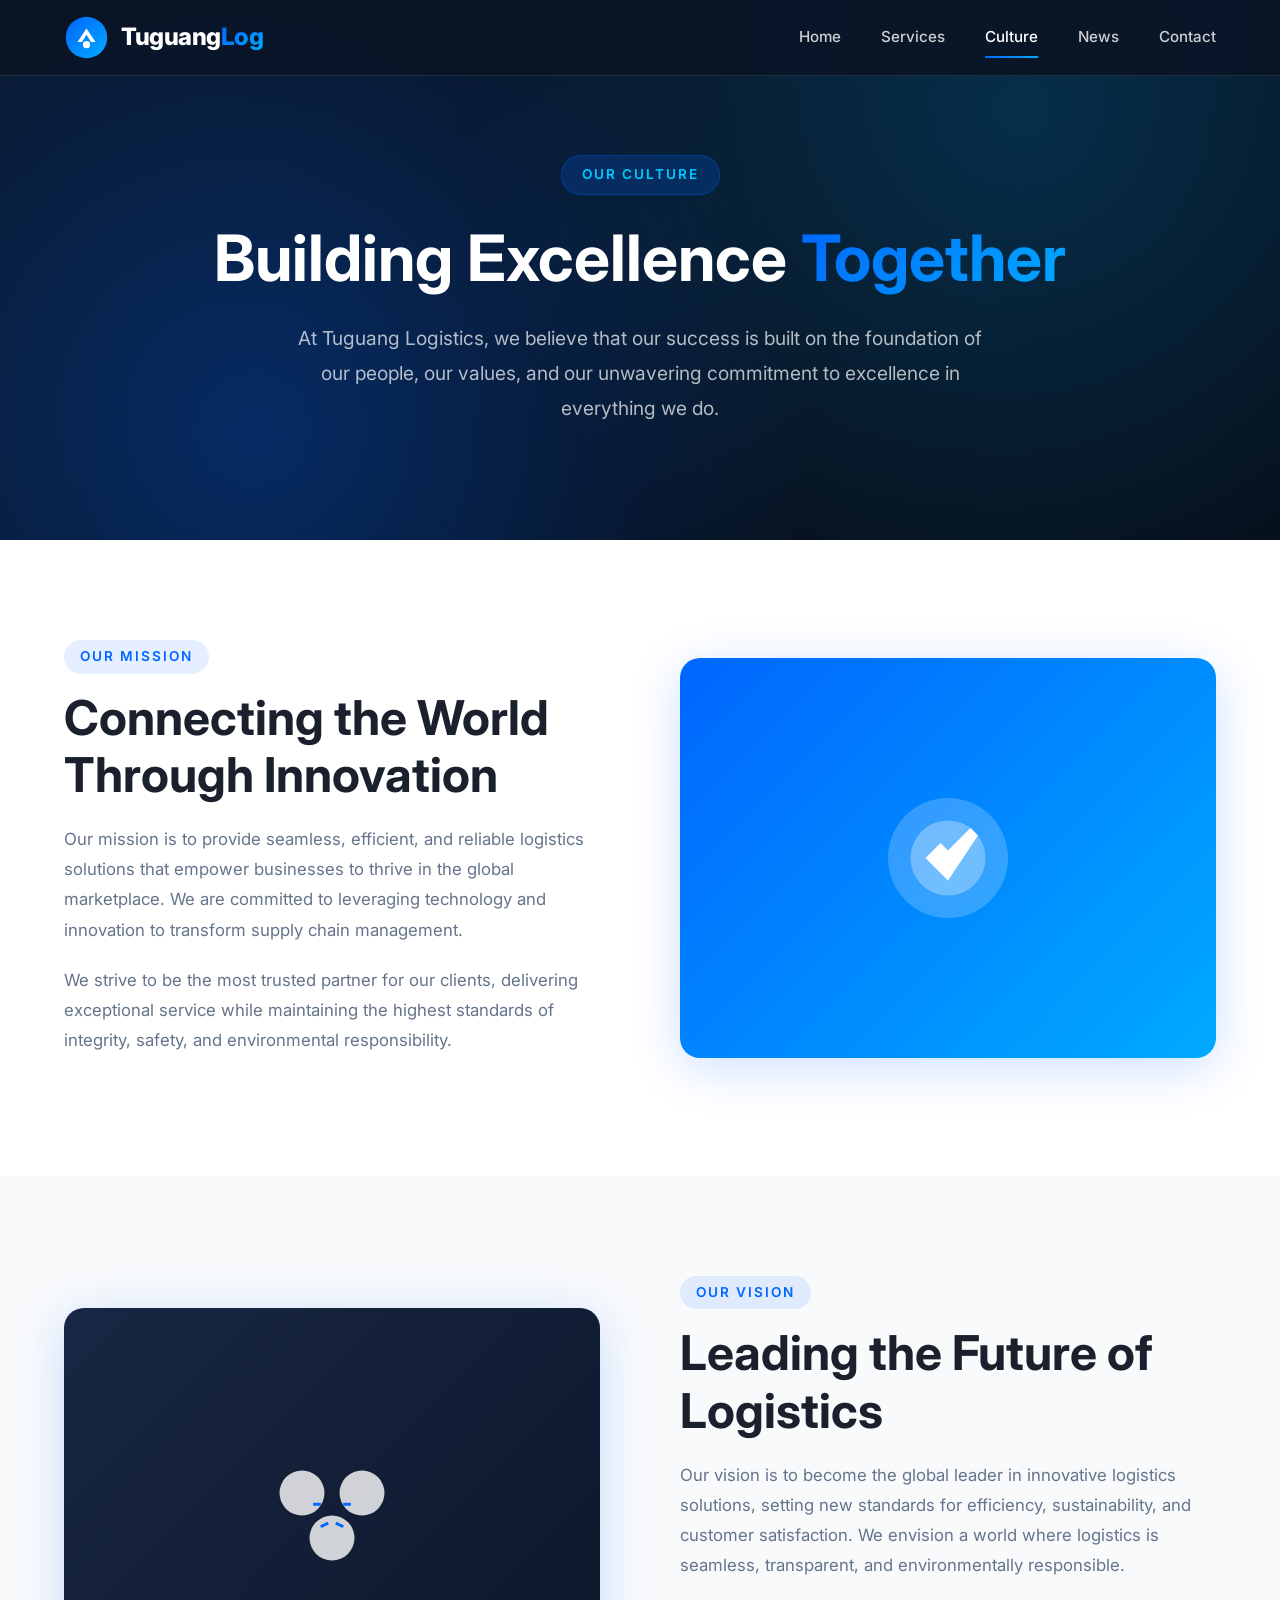
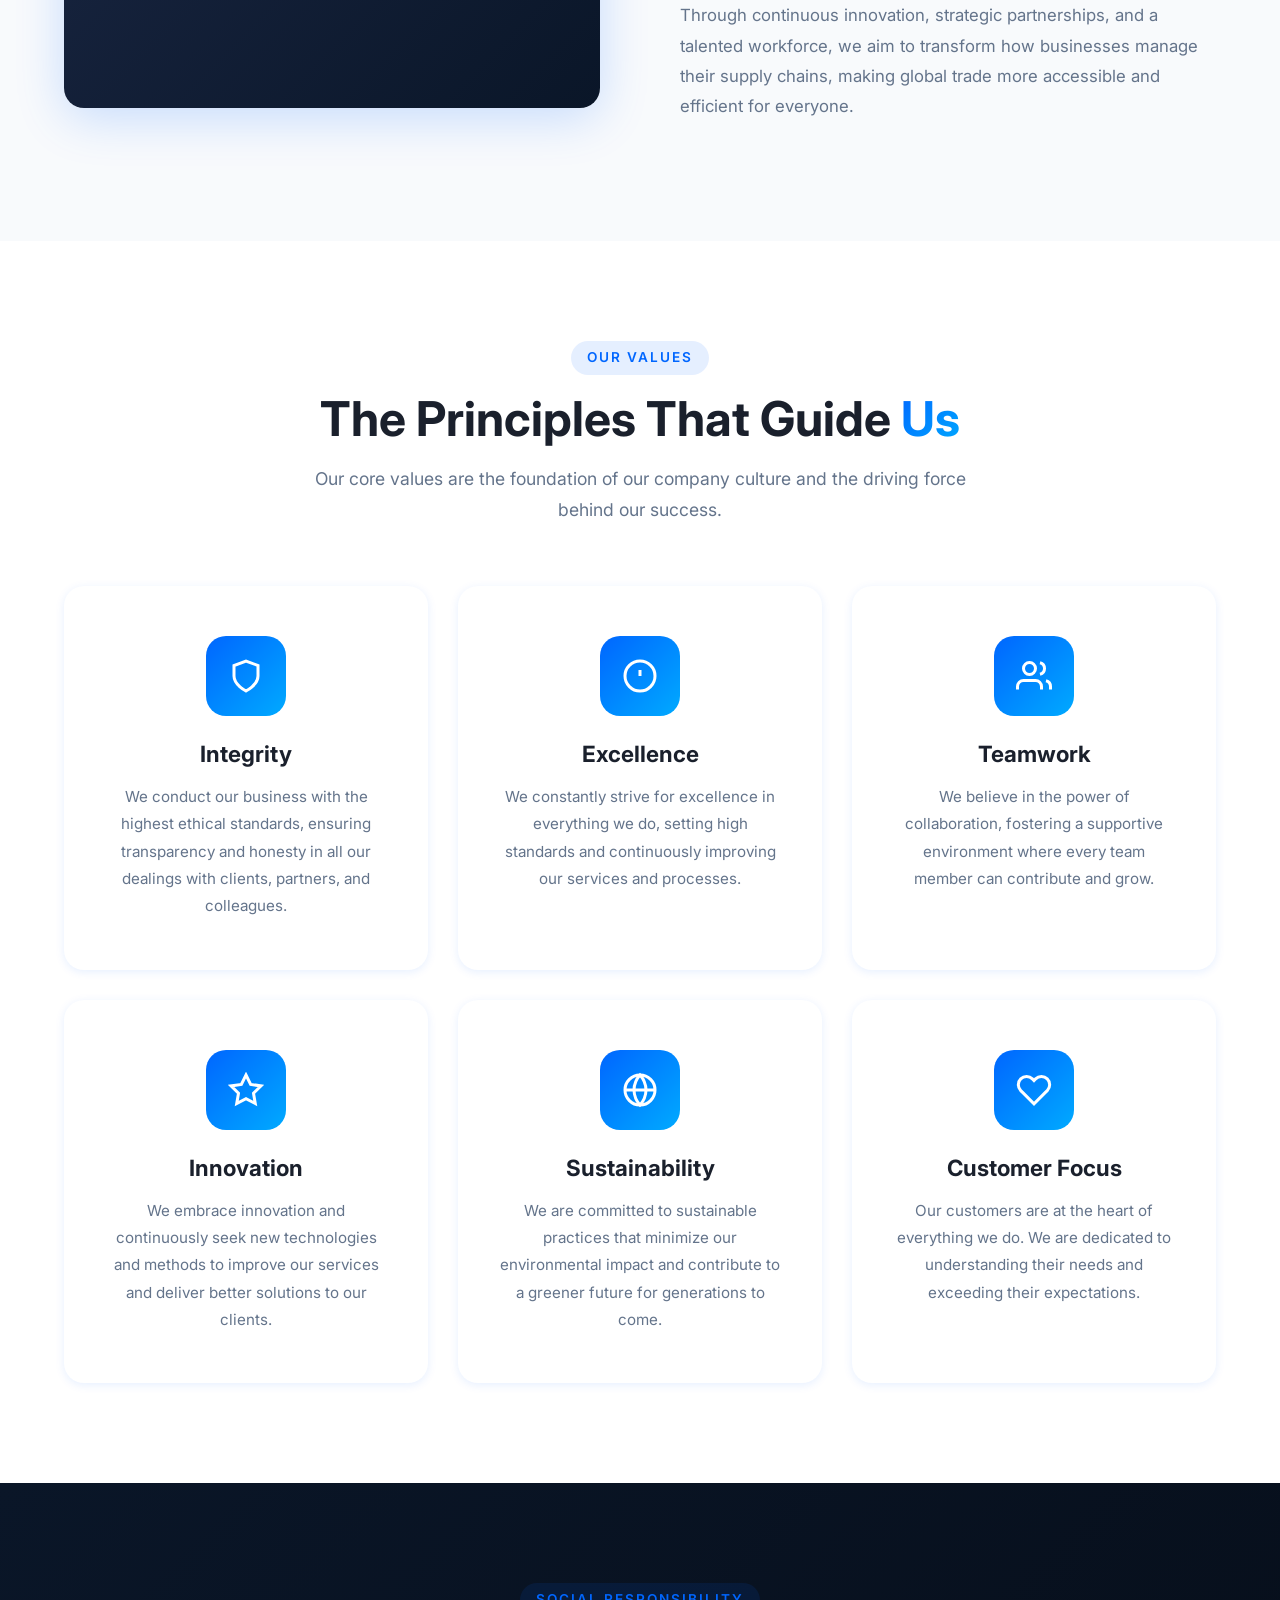
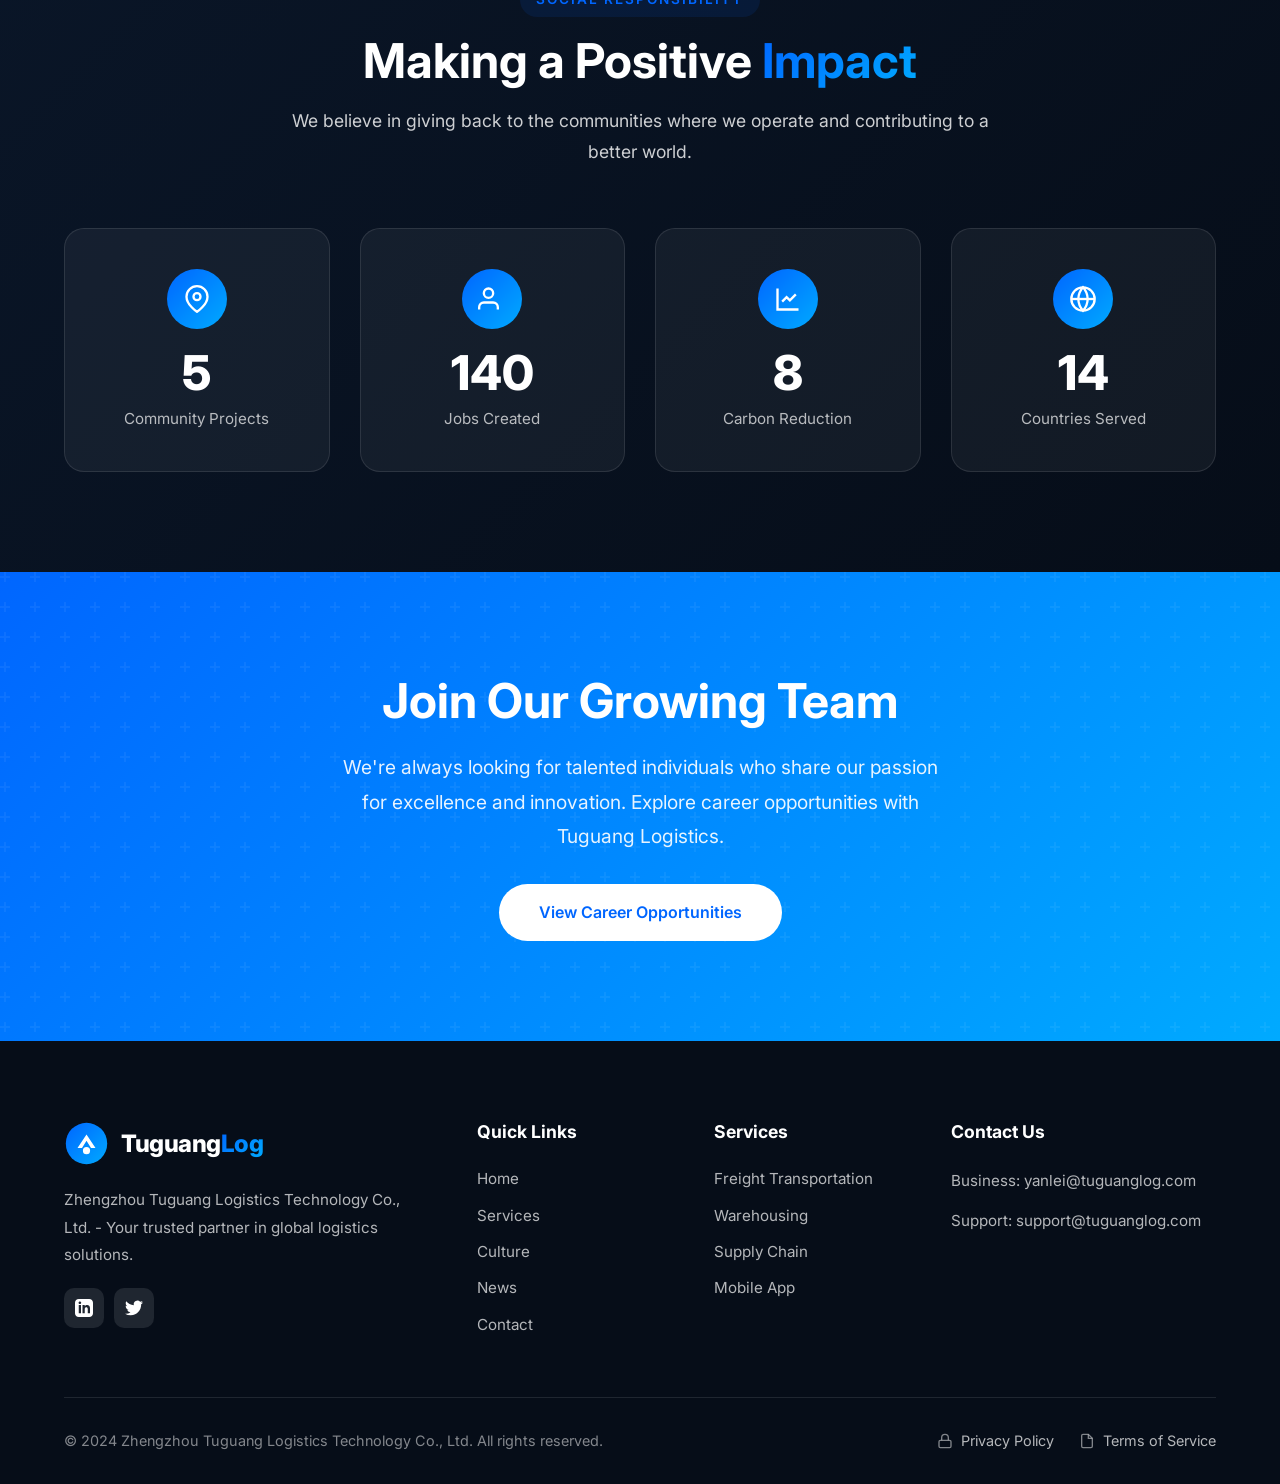
<file: culture.html>
<!DOCTYPE html>
<html lang="en">
<head>
    <meta charset="UTF-8">
    <meta name="viewport" content="width=device-width, initial-scale=1.0">
    <meta name="description" content="Tuguang Logistics Corporate Culture - Learn about our mission, vision, values, and commitment to excellence in logistics solutions.">
    <meta name="keywords" content="corporate culture, mission, vision, values, logistics company, team">
    <meta name="author" content="Zhengzhou Tuguang Logistics Technology Co., Ltd.">
    <meta name="robots" content="index, follow">
    <title>Corporate Culture | Tuguang Logistics</title>
    <link rel="canonical" href="https://tuguanglog.com/culture.html">
    <link rel="preconnect" href="https://fonts.googleapis.com">
    <link rel="preconnect" href="https://fonts.gstatic.com" crossorigin>
    <link href="https://fonts.googleapis.com/css2?family=Inter:wght@300;400;500;600;700;800&display=swap" rel="stylesheet">
    <link rel="stylesheet" href="css/style.css">
    <link rel="stylesheet" href="css/animations.css">
    <link rel="icon" type="image/svg+xml" href="images/logo.svg">
</head>
<body>
    <header class="header">
        <div class="container">
            <a href="index.html" class="logo">
                <svg viewBox="0 0 50 50"><defs><linearGradient id="lg" x1="0%" y1="0%" x2="100%" y2="100%"><stop offset="0%" style="stop-color:#0066ff"/><stop offset="100%" style="stop-color:#00aaff"/></linearGradient></defs><circle cx="25" cy="25" r="23" fill="url(#lg)"/><path d="M15 30 L25 15 L35 30 L30 30 L25 22 L20 30 Z" fill="white"/><circle cx="25" cy="33" r="4" fill="white"/></svg>
                <span class="logo-text">Tuguang<span>Log</span></span>
            </a>
            <nav class="nav-menu">
                <a href="index.html" class="nav-link">Home</a>
                <a href="services.html" class="nav-link">Services</a>
                <a href="culture.html" class="nav-link active">Culture</a>
                <a href="news.html" class="nav-link">News</a>
                <a href="contact.html" class="nav-link">Contact</a>
            </nav>
            <button class="mobile-menu-btn"><span></span><span></span><span></span></button>
        </div>
    </header>

    <section class="hero" style="min-height: 60vh;">
        <div class="container">
            <div class="hero-content">
                <div class="hero-badge">Our Culture</div>
                <h1 class="hero-title">Building Excellence <span class="text-gradient">Together</span></h1>
                <p class="hero-description">At Tuguang Logistics, we believe that our success is built on the foundation of our people, our values, and our unwavering commitment to excellence in everything we do.</p>
            </div>
        </div>
    </section>

    <section class="section">
        <div class="container">
            <div class="about-grid">
                <div class="about-content reveal-left">
                    <span class="section-badge">Our Mission</span>
                    <h2>Connecting the World Through Innovation</h2>
                    <p>Our mission is to provide seamless, efficient, and reliable logistics solutions that empower businesses to thrive in the global marketplace. We are committed to leveraging technology and innovation to transform supply chain management.</p>
                    <p>We strive to be the most trusted partner for our clients, delivering exceptional service while maintaining the highest standards of integrity, safety, and environmental responsibility.</p>
                </div>
                <div class="about-image reveal-right">
                    <div class="about-image-main" style="background: linear-gradient(135deg, var(--primary-color) 0%, var(--secondary-color) 100%); height: 400px; display: flex; align-items: center; justify-content: center;">
                        <svg viewBox="0 0 200 200" width="150" height="150"><circle cx="100" cy="100" r="80" fill="white" opacity="0.2"/><circle cx="100" cy="100" r="50" fill="white" opacity="0.3"/><path d="M70 100 L90 80 L100 90 L130 60 L140 70 L100 130 L70 100" fill="white"/></svg>
                    </div>
                </div>
            </div>
        </div>
    </section>

    <section class="section section-light">
        <div class="container">
            <div class="about-grid" style="direction: rtl;">
                <div class="about-content reveal-right" style="direction: ltr;">
                    <span class="section-badge">Our Vision</span>
                    <h2>Leading the Future of Logistics</h2>
                    <p>Our vision is to become the global leader in innovative logistics solutions, setting new standards for efficiency, sustainability, and customer satisfaction. We envision a world where logistics is seamless, transparent, and environmentally responsible.</p>
                    <p>Through continuous innovation, strategic partnerships, and a talented workforce, we aim to transform how businesses manage their supply chains, making global trade more accessible and efficient for everyone.</p>
                </div>
                <div class="about-image reveal-left" style="direction: ltr;">
                    <div class="about-image-main" style="background: linear-gradient(135deg, #1a2744 0%, #0a1628 100%); height: 400px; display: flex; align-items: center; justify-content: center;">
                        <svg viewBox="0 0 200 200" width="150" height="150"><circle cx="60" cy="80" r="30" fill="white" opacity="0.8"/><circle cx="140" cy="80" r="30" fill="white" opacity="0.8"/><circle cx="100" cy="140" r="30" fill="white" opacity="0.8"/><line x1="85" y1="95" x2="75" y2="95" stroke="#0066ff" stroke-width="4"/><line x1="115" y1="95" x2="125" y2="95" stroke="#0066ff" stroke-width="4"/><line x1="85" y1="125" x2="95" y2="120" stroke="#0066ff" stroke-width="4"/><line x1="115" y1="125" x2="105" y2="120" stroke="#0066ff" stroke-width="4"/></svg>
                    </div>
                </div>
            </div>
        </div>
    </section>

    <section class="section">
        <div class="container">
            <div class="section-header reveal">
                <span class="section-badge">Our Values</span>
                <h2 class="section-title">The Principles That Guide <span class="text-gradient">Us</span></h2>
                <p class="section-description">Our core values are the foundation of our company culture and the driving force behind our success.</p>
            </div>
            <div class="values-grid">
                <div class="value-card reveal">
                    <div class="value-icon"><svg xmlns="http://www.w3.org/2000/svg" width="36" height="36" viewBox="0 0 24 24" fill="none" stroke="currentColor" stroke-width="2"><path d="M12 22s8-4 8-10V5l-8-3-8 3v7c0 6 8 10 8 10z"/></svg></div>
                    <h3 class="value-title">Integrity</h3>
                    <p class="value-description">We conduct our business with the highest ethical standards, ensuring transparency and honesty in all our dealings with clients, partners, and colleagues.</p>
                </div>
                <div class="value-card reveal">
                    <div class="value-icon"><svg xmlns="http://www.w3.org/2000/svg" width="36" height="36" viewBox="0 0 24 24" fill="none" stroke="currentColor" stroke-width="2"><circle cx="12" cy="12" r="10"/><line x1="12" y1="8" x2="12" y2="12"/><line x1="12" y1="16" x2="12.01" y2="16"/></svg></div>
                    <h3 class="value-title">Excellence</h3>
                    <p class="value-description">We constantly strive for excellence in everything we do, setting high standards and continuously improving our services and processes.</p>
                </div>
                <div class="value-card reveal">
                    <div class="value-icon"><svg xmlns="http://www.w3.org/2000/svg" width="36" height="36" viewBox="0 0 24 24" fill="none" stroke="currentColor" stroke-width="2"><path d="M17 21v-2a4 4 0 0 0-4-4H5a4 4 0 0 0-4 4v2"/><circle cx="9" cy="7" r="4"/><path d="M23 21v-2a4 4 0 0 0-3-3.87"/><path d="M16 3.13a4 4 0 0 1 0 7.75"/></svg></div>
                    <h3 class="value-title">Teamwork</h3>
                    <p class="value-description">We believe in the power of collaboration, fostering a supportive environment where every team member can contribute and grow.</p>
                </div>
                <div class="value-card reveal">
                    <div class="value-icon"><svg xmlns="http://www.w3.org/2000/svg" width="36" height="36" viewBox="0 0 24 24" fill="none" stroke="currentColor" stroke-width="2"><polygon points="12 2 15.09 8.26 22 9.27 17 14.14 18.18 21.02 12 17.77 5.82 21.02 7 14.14 2 9.27 8.91 8.26 12 2"/></svg></div>
                    <h3 class="value-title">Innovation</h3>
                    <p class="value-description">We embrace innovation and continuously seek new technologies and methods to improve our services and deliver better solutions to our clients.</p>
                </div>
                <div class="value-card reveal">
                    <div class="value-icon"><svg xmlns="http://www.w3.org/2000/svg" width="36" height="36" viewBox="0 0 24 24" fill="none" stroke="currentColor" stroke-width="2"><circle cx="12" cy="12" r="10"/><line x1="2" y1="12" x2="22" y2="12"/><path d="M12 2a15.3 15.3 0 0 1 4 10 15.3 15.3 0 0 1-4 10 15.3 15.3 0 0 1-4-10 15.3 15.3 0 0 1 4-10z"/></svg></div>
                    <h3 class="value-title">Sustainability</h3>
                    <p class="value-description">We are committed to sustainable practices that minimize our environmental impact and contribute to a greener future for generations to come.</p>
                </div>
                <div class="value-card reveal">
                    <div class="value-icon"><svg xmlns="http://www.w3.org/2000/svg" width="36" height="36" viewBox="0 0 24 24" fill="none" stroke="currentColor" stroke-width="2"><path d="M20.84 4.61a5.5 5.5 0 0 0-7.78 0L12 5.67l-1.06-1.06a5.5 5.5 0 0 0-7.78 7.78l1.06 1.06L12 21.23l7.78-7.78 1.06-1.06a5.5 5.5 0 0 0 0-7.78z"/></svg></div>
                    <h3 class="value-title">Customer Focus</h3>
                    <p class="value-description">Our customers are at the heart of everything we do. We are dedicated to understanding their needs and exceeding their expectations.</p>
                </div>
            </div>
        </div>
    </section>

    <section class="section section-dark">
        <div class="container">
            <div class="section-header reveal">
                <span class="section-badge">Social Responsibility</span>
                <h2 class="section-title">Making a Positive <span class="text-gradient">Impact</span></h2>
                <p class="section-description">We believe in giving back to the communities where we operate and contributing to a better world.</p>
            </div>
            <div class="stats-grid">
                <div class="stat-card reveal">
                    <div class="stat-icon"><svg xmlns="http://www.w3.org/2000/svg" width="28" height="28" viewBox="0 0 24 24" fill="none" stroke="currentColor" stroke-width="2"><path d="M21 10c0 7-9 13-9 13s-9-6-9-13a9 9 0 0 1 18 0z"/><circle cx="12" cy="10" r="3"/></svg></div>
                    <div class="stat-value counter-value" data-target="20">20+</div>
                    <div class="stat-label">Community Projects</div>
                </div>
                <div class="stat-card reveal">
                    <div class="stat-icon"><svg xmlns="http://www.w3.org/2000/svg" width="28" height="28" viewBox="0 0 24 24" fill="none" stroke="currentColor" stroke-width="2"><path d="M17 21v-2a4 4 0 0 0-4-4H5a4 4 0 0 0-4 4v2"/><circle cx="9" cy="7" r="4"/></svg></div>
                    <div class="stat-value counter-value" data-target="500">500+</div>
                    <div class="stat-label">Jobs Created</div>
                </div>
                <div class="stat-card reveal">
                    <div class="stat-icon"><svg xmlns="http://www.w3.org/2000/svg" width="28" height="28" viewBox="0 0 24 24" fill="none" stroke="currentColor" stroke-width="2"><path d="M3 3v18h18"/><path d="M18.7 8l-5.1 5.2-2.8-2.7L7 14.3"/></svg></div>
                    <div class="stat-value counter-value" data-target="30">30%</div>
                    <div class="stat-label">Carbon Reduction</div>
                </div>
                <div class="stat-card reveal">
                    <div class="stat-icon"><svg xmlns="http://www.w3.org/2000/svg" width="28" height="28" viewBox="0 0 24 24" fill="none" stroke="currentColor" stroke-width="2"><path d="M12 22c5.523 0 10-4.477 10-10S17.523 2 12 2 2 6.477 2 12s4.477 10 10 10z"/><path d="M2 12h20"/><path d="M12 2a15.3 15.3 0 0 1 4 10 15.3 15.3 0 0 1-4 10 15.3 15.3 0 0 1-4-10 15.3 15.3 0 0 1 4-10z"/></svg></div>
                    <div class="stat-value counter-value" data-target="50">50+</div>
                    <div class="stat-label">Countries Served</div>
                </div>
            </div>
        </div>
    </section>

    <section class="cta-section">
        <div class="container">
            <div class="cta-content reveal">
                <h2 class="cta-title">Join Our Growing Team</h2>
                <p class="cta-description">We're always looking for talented individuals who share our passion for excellence and innovation. Explore career opportunities with Tuguang Logistics.</p>
                <div class="cta-buttons">
                    <a href="contact.html" class="btn btn-white">View Career Opportunities</a>
                </div>
            </div>
        </div>
    </section>

    <footer class="footer">
        <div class="container">
            <div class="footer-grid">
                <div class="footer-brand">
                    <a href="index.html" class="logo">
                        <svg viewBox="0 0 50 50"><defs><linearGradient id="flg" x1="0%" y1="0%" x2="100%" y2="100%"><stop offset="0%" style="stop-color:#0066ff"/><stop offset="100%" style="stop-color:#00aaff"/></linearGradient></defs><circle cx="25" cy="25" r="23" fill="url(#flg)"/><path d="M15 30 L25 15 L35 30 L30 30 L25 22 L20 30 Z" fill="white"/><circle cx="25" cy="33" r="4" fill="white"/></svg>
                        <span class="logo-text">Tuguang<span>Log</span></span>
                    </a>
                    <p>Zhengzhou Tuguang Logistics Technology Co., Ltd. - Your trusted partner in global logistics solutions.</p>
                    <div class="footer-social">
                        <a href="https://www.linkedin.com/company/tuguanglog" target="_blank" rel="noopener noreferrer" aria-label="LinkedIn"><svg viewBox="0 0 24 24"><path fill="currentColor" d="M19 0h-14c-2.761 0-5 2.239-5 5v14c0 2.761 2.239 5 5 5h14c2.762 0 5-2.239 5-5v-14c0-2.761-2.238-5-5-5zm-11 19h-3v-11h3v11zm-1.5-12.268c-.966 0-1.75-.79-1.75-1.764s.784-1.764 1.75-1.764 1.75.79 1.75 1.764-.783 1.764-1.75 1.764zm13.5 12.268h-3v-5.604c0-3.368-4-3.113-4 0v5.604h-3v-11h3v1.765c1.396-2.586 7-2.777 7 2.476v6.759z"/></svg></a>
                        <a href="https://twitter.com/tuguanglog" target="_blank" rel="noopener noreferrer" aria-label="Twitter"><svg viewBox="0 0 24 24"><path fill="currentColor" d="M23.953 4.57a10 10 0 01-2.825.775 4.958 4.958 0 002.163-2.723c-.951.555-2.005.959-3.127 1.184a4.92 4.92 0 00-8.384 4.482C7.69 8.095 4.067 6.13 1.64 3.162a4.822 4.822 0 00-.666 2.475c0 1.71.87 3.213 2.188 4.096a4.904 4.904 0 01-2.228-.616v.06a4.923 4.923 0 003.946 4.827 4.996 4.996 0 01-2.212.085 4.936 4.936 0 004.604 3.417 9.867 9.867 0 01-6.102 2.105c-.39 0-.779-.023-1.17-.067a13.995 13.995 0 007.557 2.209c9.053 0 13.998-7.496 13.998-13.985 0-.21 0-.42-.015-.63A9.935 9.935 0 0024 4.59z"/></svg></a>
                    </div>
                </div>
                <div class="footer-column">
                    <h4>Quick Links</h4>
                    <nav class="footer-links">
                        <a href="index.html">Home</a>
                        <a href="services.html">Services</a>
                        <a href="culture.html">Culture</a>
                        <a href="news.html">News</a>
                        <a href="contact.html">Contact</a>
                    </nav>
                </div>
                <div class="footer-column">
                    <h4>Services</h4>
                    <nav class="footer-links">
                        <a href="services.html#freight">Freight Transportation</a>
                        <a href="services.html#warehousing">Warehousing</a>
                        <a href="services.html#supply-chain">Supply Chain</a>
                        <a href="services.html#mobile-app">Mobile App</a>
                    </nav>
                </div>
                <div class="footer-column">
                    <h4>Contact Us</h4>
                    <div class="footer-links">
                        <p style="color: rgba(255,255,255,0.7); font-size: 0.95rem;">Business: yanlei@tuguanglog.com</p>
                        <p style="color: rgba(255,255,255,0.7); font-size: 0.95rem;">Support: support@tuguanglog.com</p>
                    </div>
                </div>
            </div>
            <div class="footer-bottom">
                <p class="footer-copyright">&copy; 2024 Zhengzhou Tuguang Logistics Technology Co., Ltd. All rights reserved.</p>
                <nav class="footer-legal">
                    <a href="privacy-policy.html"><svg xmlns="http://www.w3.org/2000/svg" width="16" height="16" viewBox="0 0 24 24" fill="none" stroke="currentColor" stroke-width="2"><rect x="3" y="11" width="18" height="11" rx="2" ry="2"/><path d="M7 11V7a5 5 0 0 1 10 0v4"/></svg>Privacy Policy</a>
                    <a href="terms-of-service.html"><svg xmlns="http://www.w3.org/2000/svg" width="16" height="16" viewBox="0 0 24 24" fill="none" stroke="currentColor" stroke-width="2"><path d="M14 2H6a2 2 0 0 0-2 2v16a2 2 0 0 0 2 2h12a2 2 0 0 0 2-2V8z"/><polyline points="14 2 14 8 20 8"/></svg>Terms of Service</a>
                </nav>
            </div>
        </div>
    </footer>
    <script src="js/main.js"></script>
</body>
</html>
</file>
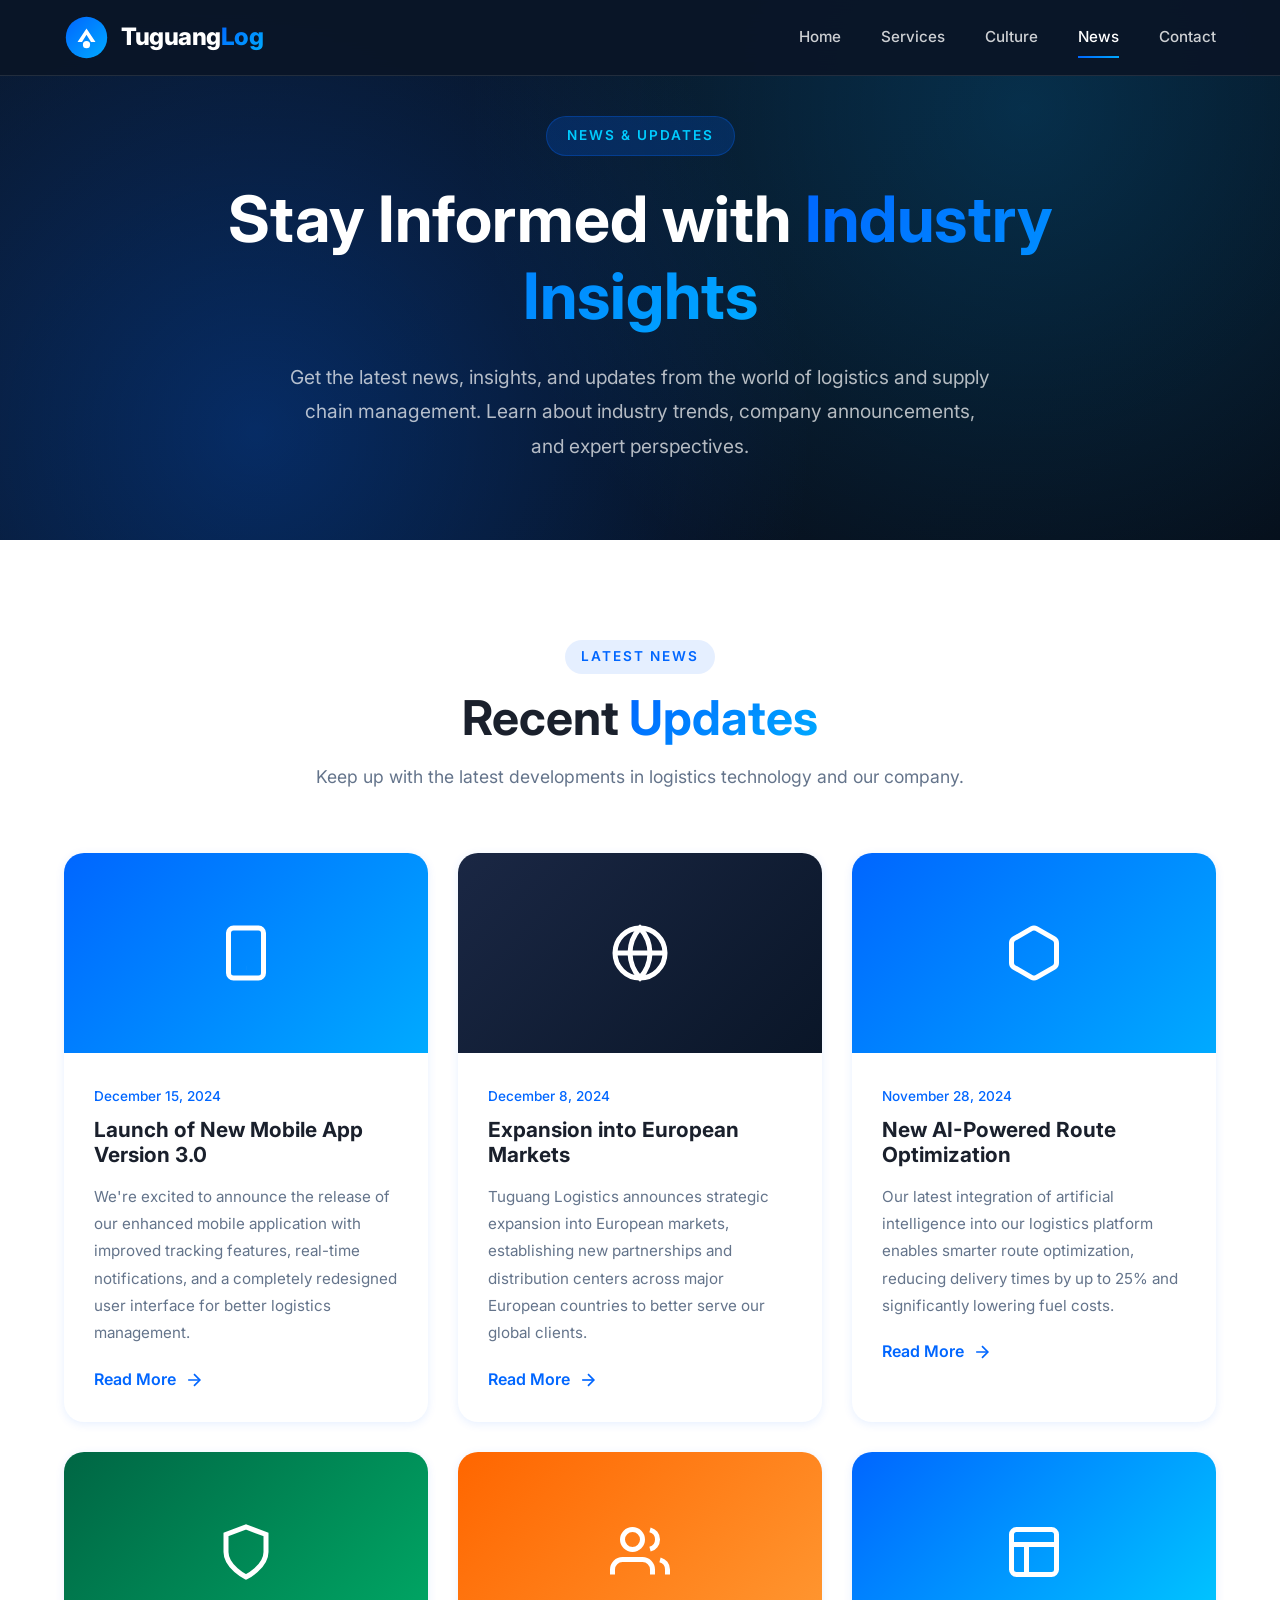
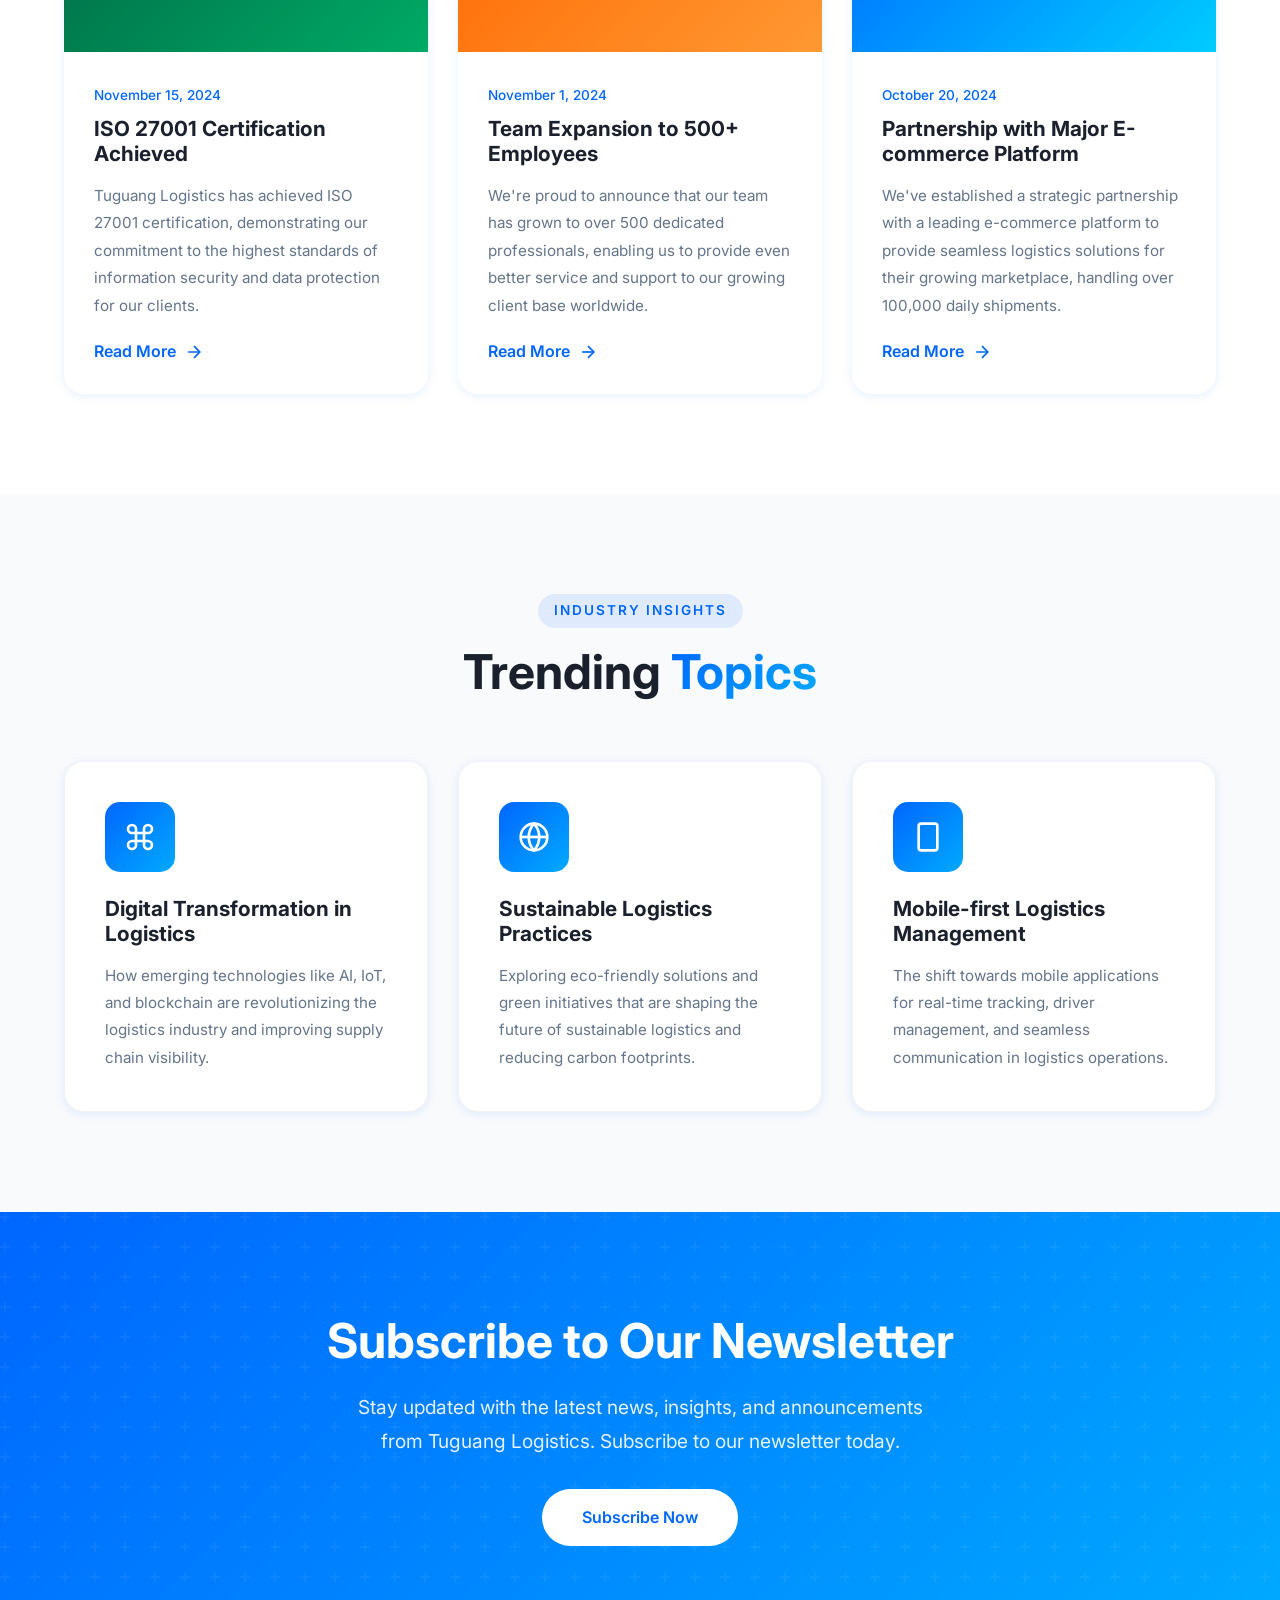
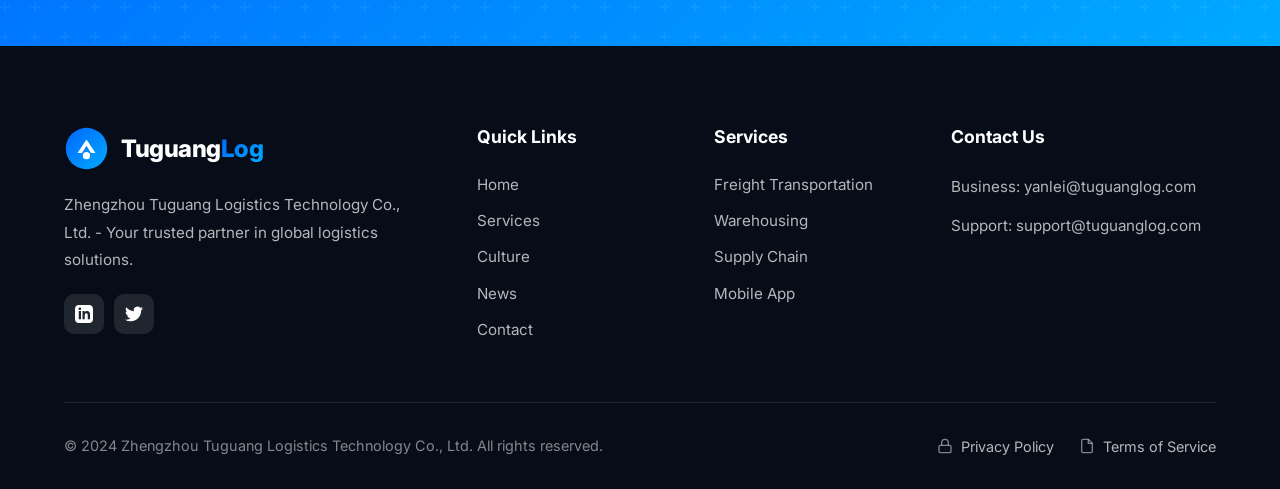
<file: news.html>
<!DOCTYPE html>
<html lang="en">
<head>
    <meta charset="UTF-8">
    <meta name="viewport" content="width=device-width, initial-scale=1.0">
    <meta name="description" content="Tuguang Logistics News - Latest updates, industry insights, and company announcements in logistics technology and supply chain management.">
    <meta name="keywords" content="logistics news, industry insights, supply chain updates, company news">
    <meta name="author" content="Zhengzhou Tuguang Logistics Technology Co., Ltd.">
    <meta name="robots" content="index, follow">
    <title>News & Updates | Tuguang Logistics</title>
    <link rel="canonical" href="https://tuguanglog.com/news.html">
    <link rel="preconnect" href="https://fonts.googleapis.com">
    <link rel="preconnect" href="https://fonts.gstatic.com" crossorigin>
    <link href="https://fonts.googleapis.com/css2?family=Inter:wght@300;400;500;600;700;800&display=swap" rel="stylesheet">
    <link rel="stylesheet" href="css/style.css">
    <link rel="stylesheet" href="css/animations.css">
    <link rel="icon" type="image/svg+xml" href="images/logo.svg">
</head>
<body>
    <header class="header">
        <div class="container">
            <a href="index.html" class="logo">
                <svg viewBox="0 0 50 50"><defs><linearGradient id="lg" x1="0%" y1="0%" x2="100%" y2="100%"><stop offset="0%" style="stop-color:#0066ff"/><stop offset="100%" style="stop-color:#00aaff"/></linearGradient></defs><circle cx="25" cy="25" r="23" fill="url(#lg)"/><path d="M15 30 L25 15 L35 30 L30 30 L25 22 L20 30 Z" fill="white"/><circle cx="25" cy="33" r="4" fill="white"/></svg>
                <span class="logo-text">Tuguang<span>Log</span></span>
            </a>
            <nav class="nav-menu">
                <a href="index.html" class="nav-link">Home</a>
                <a href="services.html" class="nav-link">Services</a>
                <a href="culture.html" class="nav-link">Culture</a>
                <a href="news.html" class="nav-link active">News</a>
                <a href="contact.html" class="nav-link">Contact</a>
            </nav>
            <button class="mobile-menu-btn"><span></span><span></span><span></span></button>
        </div>
    </header>

    <section class="hero" style="min-height: 60vh;">
        <div class="container">
            <div class="hero-content">
                <div class="hero-badge">News & Updates</div>
                <h1 class="hero-title">Stay Informed with <span class="text-gradient">Industry Insights</span></h1>
                <p class="hero-description">Get the latest news, insights, and updates from the world of logistics and supply chain management. Learn about industry trends, company announcements, and expert perspectives.</p>
            </div>
        </div>
    </section>

    <section class="section">
        <div class="container">
            <div class="section-header reveal">
                <span class="section-badge">Latest News</span>
                <h2 class="section-title">Recent <span class="text-gradient">Updates</span></h2>
                <p class="section-description">Keep up with the latest developments in logistics technology and our company.</p>
            </div>
            <div class="news-grid">
                <article class="news-card reveal">
                    <div class="news-image" style="background: linear-gradient(135deg, var(--primary-color), var(--secondary-color)); display: flex; align-items: center; justify-content: center;">
                        <svg xmlns="http://www.w3.org/2000/svg" width="60" height="60" viewBox="0 0 24 24" fill="none" stroke="white" stroke-width="2"><rect x="5" y="2" width="14" height="20" rx="2" ry="2"/><line x1="12" y1="18" x2="12.01" y2="18"/></svg>
                    </div>
                    <div class="news-content">
                        <span class="news-date">December 15, 2024</span>
                        <h3 class="news-title">Launch of New Mobile App Version 3.0</h3>
                        <p class="news-excerpt">We're excited to announce the release of our enhanced mobile application with improved tracking features, real-time notifications, and a completely redesigned user interface for better logistics management.</p>
                        <a href="#" class="news-link">Read More <svg xmlns="http://www.w3.org/2000/svg" width="20" height="20" viewBox="0 0 24 24" fill="none" stroke="currentColor" stroke-width="2"><line x1="5" y1="12" x2="19" y2="12"/><polyline points="12 5 19 12 12 19"/></svg></a>
                    </div>
                </article>
                <article class="news-card reveal">
                    <div class="news-image" style="background: linear-gradient(135deg, #1a2744, #0a1628); display: flex; align-items: center; justify-content: center;">
                        <svg xmlns="http://www.w3.org/2000/svg" width="60" height="60" viewBox="0 0 24 24" fill="none" stroke="white" stroke-width="2"><circle cx="12" cy="12" r="10"/><line x1="2" y1="12" x2="22" y2="12"/><path d="M12 2a15.3 15.3 0 0 1 4 10 15.3 15.3 0 0 1-4 10 15.3 15.3 0 0 1-4-10 15.3 15.3 0 0 1 4-10z"/></svg>
                    </div>
                    <div class="news-content">
                        <span class="news-date">December 8, 2024</span>
                        <h3 class="news-title">Expansion into European Markets</h3>
                        <p class="news-excerpt">Tuguang Logistics announces strategic expansion into European markets, establishing new partnerships and distribution centers across major European countries to better serve our global clients.</p>
                        <a href="#" class="news-link">Read More <svg xmlns="http://www.w3.org/2000/svg" width="20" height="20" viewBox="0 0 24 24" fill="none" stroke="currentColor" stroke-width="2"><line x1="5" y1="12" x2="19" y2="12"/><polyline points="12 5 19 12 12 19"/></svg></a>
                    </div>
                </article>
                <article class="news-card reveal">
                    <div class="news-image" style="background: linear-gradient(135deg, var(--primary-color), #00aaff); display: flex; align-items: center; justify-content: center;">
                        <svg xmlns="http://www.w3.org/2000/svg" width="60" height="60" viewBox="0 0 24 24" fill="none" stroke="white" stroke-width="2"><path d="M21 16V8a2 2 0 0 0-1-1.73l-7-4a2 2 0 0 0-2 0l-7 4A2 2 0 0 0 3 8v8a2 2 0 0 0 1 1.73l7 4a2 2 0 0 0 2 0l7-4A2 2 0 0 0 21 16z"/></svg>
                    </div>
                    <div class="news-content">
                        <span class="news-date">November 28, 2024</span>
                        <h3 class="news-title">New AI-Powered Route Optimization</h3>
                        <p class="news-excerpt">Our latest integration of artificial intelligence into our logistics platform enables smarter route optimization, reducing delivery times by up to 25% and significantly lowering fuel costs.</p>
                        <a href="#" class="news-link">Read More <svg xmlns="http://www.w3.org/2000/svg" width="20" height="20" viewBox="0 0 24 24" fill="none" stroke="currentColor" stroke-width="2"><line x1="5" y1="12" x2="19" y2="12"/><polyline points="12 5 19 12 12 19"/></svg></a>
                    </div>
                </article>
                <article class="news-card reveal">
                    <div class="news-image" style="background: linear-gradient(135deg, #006644, #00aa66); display: flex; align-items: center; justify-content: center;">
                        <svg xmlns="http://www.w3.org/2000/svg" width="60" height="60" viewBox="0 0 24 24" fill="none" stroke="white" stroke-width="2"><path d="M12 22s8-4 8-10V5l-8-3-8 3v7c0 6 8 10 8 10z"/></svg>
                    </div>
                    <div class="news-content">
                        <span class="news-date">November 15, 2024</span>
                        <h3 class="news-title">ISO 27001 Certification Achieved</h3>
                        <p class="news-excerpt">Tuguang Logistics has achieved ISO 27001 certification, demonstrating our commitment to the highest standards of information security and data protection for our clients.</p>
                        <a href="#" class="news-link">Read More <svg xmlns="http://www.w3.org/2000/svg" width="20" height="20" viewBox="0 0 24 24" fill="none" stroke="currentColor" stroke-width="2"><line x1="5" y1="12" x2="19" y2="12"/><polyline points="12 5 19 12 12 19"/></svg></a>
                    </div>
                </article>
                <article class="news-card reveal">
                    <div class="news-image" style="background: linear-gradient(135deg, #ff6600, #ff9933); display: flex; align-items: center; justify-content: center;">
                        <svg xmlns="http://www.w3.org/2000/svg" width="60" height="60" viewBox="0 0 24 24" fill="none" stroke="white" stroke-width="2"><path d="M17 21v-2a4 4 0 0 0-4-4H5a4 4 0 0 0-4 4v2"/><circle cx="9" cy="7" r="4"/><path d="M23 21v-2a4 4 0 0 0-3-3.87"/><path d="M16 3.13a4 4 0 0 1 0 7.75"/></svg>
                    </div>
                    <div class="news-content">
                        <span class="news-date">November 1, 2024</span>
                        <h3 class="news-title">Team Expansion to 500+ Employees</h3>
                        <p class="news-excerpt">We're proud to announce that our team has grown to over 500 dedicated professionals, enabling us to provide even better service and support to our growing client base worldwide.</p>
                        <a href="#" class="news-link">Read More <svg xmlns="http://www.w3.org/2000/svg" width="20" height="20" viewBox="0 0 24 24" fill="none" stroke="currentColor" stroke-width="2"><line x1="5" y1="12" x2="19" y2="12"/><polyline points="12 5 19 12 12 19"/></svg></a>
                    </div>
                </article>
                <article class="news-card reveal">
                    <div class="news-image" style="background: linear-gradient(135deg, #0066ff, #00ccff); display: flex; align-items: center; justify-content: center;">
                        <svg xmlns="http://www.w3.org/2000/svg" width="60" height="60" viewBox="0 0 24 24" fill="none" stroke="white" stroke-width="2"><rect x="3" y="3" width="18" height="18" rx="2" ry="2"/><line x1="3" y1="9" x2="21" y2="9"/><line x1="9" y1="21" x2="9" y2="9"/></svg>
                    </div>
                    <div class="news-content">
                        <span class="news-date">October 20, 2024</span>
                        <h3 class="news-title">Partnership with Major E-commerce Platform</h3>
                        <p class="news-excerpt">We've established a strategic partnership with a leading e-commerce platform to provide seamless logistics solutions for their growing marketplace, handling over 100,000 daily shipments.</p>
                        <a href="#" class="news-link">Read More <svg xmlns="http://www.w3.org/2000/svg" width="20" height="20" viewBox="0 0 24 24" fill="none" stroke="currentColor" stroke-width="2"><line x1="5" y1="12" x2="19" y2="12"/><polyline points="12 5 19 12 12 19"/></svg></a>
                    </div>
                </article>
            </div>
        </div>
    </section>

    <section class="section section-light">
        <div class="container">
            <div class="section-header reveal">
                <span class="section-badge">Industry Insights</span>
                <h2 class="section-title">Trending <span class="text-gradient">Topics</span></h2>
            </div>
            <div class="services-grid">
                <article class="service-card reveal">
                    <div class="service-icon"><svg xmlns="http://www.w3.org/2000/svg" width="32" height="32" viewBox="0 0 24 24" fill="none" stroke="currentColor" stroke-width="2"><path d="M18 3a3 3 0 0 0-3 3v12a3 3 0 0 0 3 3 3 3 0 0 0 3-3 3 3 0 0 0-3-3H6a3 3 0 0 0-3 3 3 3 0 0 0 3 3 3 3 0 0 0 3-3V6a3 3 0 0 0-3-3 3 3 0 0 0-3 3 3 3 0 0 0 3 3h12a3 3 0 0 0 3-3 3 3 0 0 0-3-3z"/></svg></div>
                    <h3 class="service-title">Digital Transformation in Logistics</h3>
                    <p class="service-description">How emerging technologies like AI, IoT, and blockchain are revolutionizing the logistics industry and improving supply chain visibility.</p>
                </article>
                <article class="service-card reveal">
                    <div class="service-icon"><svg xmlns="http://www.w3.org/2000/svg" width="32" height="32" viewBox="0 0 24 24" fill="none" stroke="currentColor" stroke-width="2"><circle cx="12" cy="12" r="10"/><line x1="2" y1="12" x2="22" y2="12"/><path d="M12 2a15.3 15.3 0 0 1 4 10 15.3 15.3 0 0 1-4 10 15.3 15.3 0 0 1-4-10 15.3 15.3 0 0 1 4-10z"/></svg></div>
                    <h3 class="service-title">Sustainable Logistics Practices</h3>
                    <p class="service-description">Exploring eco-friendly solutions and green initiatives that are shaping the future of sustainable logistics and reducing carbon footprints.</p>
                </article>
                <article class="service-card reveal">
                    <div class="service-icon"><svg xmlns="http://www.w3.org/2000/svg" width="32" height="32" viewBox="0 0 24 24" fill="none" stroke="currentColor" stroke-width="2"><rect x="5" y="2" width="14" height="20" rx="2" ry="2"/><line x1="12" y1="18" x2="12.01" y2="18"/></svg></div>
                    <h3 class="service-title">Mobile-first Logistics Management</h3>
                    <p class="service-description">The shift towards mobile applications for real-time tracking, driver management, and seamless communication in logistics operations.</p>
                </article>
            </div>
        </div>
    </section>

    <section class="cta-section">
        <div class="container">
            <div class="cta-content reveal">
                <h2 class="cta-title">Subscribe to Our Newsletter</h2>
                <p class="cta-description">Stay updated with the latest news, insights, and announcements from Tuguang Logistics. Subscribe to our newsletter today.</p>
                <div class="cta-buttons">
                    <a href="contact.html" class="btn btn-white">Subscribe Now</a>
                </div>
            </div>
        </div>
    </section>

    <footer class="footer">
        <div class="container">
            <div class="footer-grid">
                <div class="footer-brand">
                    <a href="index.html" class="logo">
                        <svg viewBox="0 0 50 50"><defs><linearGradient id="flg" x1="0%" y1="0%" x2="100%" y2="100%"><stop offset="0%" style="stop-color:#0066ff"/><stop offset="100%" style="stop-color:#00aaff"/></linearGradient></defs><circle cx="25" cy="25" r="23" fill="url(#flg)"/><path d="M15 30 L25 15 L35 30 L30 30 L25 22 L20 30 Z" fill="white"/><circle cx="25" cy="33" r="4" fill="white"/></svg>
                        <span class="logo-text">Tuguang<span>Log</span></span>
                    </a>
                    <p>Zhengzhou Tuguang Logistics Technology Co., Ltd. - Your trusted partner in global logistics solutions.</p>
                    <div class="footer-social">
                        <a href="https://www.linkedin.com/company/tuguanglog" target="_blank" rel="noopener noreferrer" aria-label="LinkedIn"><svg viewBox="0 0 24 24"><path fill="currentColor" d="M19 0h-14c-2.761 0-5 2.239-5 5v14c0 2.761 2.239 5 5 5h14c2.762 0 5-2.239 5-5v-14c0-2.761-2.238-5-5-5zm-11 19h-3v-11h3v11zm-1.5-12.268c-.966 0-1.75-.79-1.75-1.764s.784-1.764 1.75-1.764 1.75.79 1.75 1.764-.783 1.764-1.75 1.764zm13.5 12.268h-3v-5.604c0-3.368-4-3.113-4 0v5.604h-3v-11h3v1.765c1.396-2.586 7-2.777 7 2.476v6.759z"/></svg></a>
                        <a href="https://twitter.com/tuguanglog" target="_blank" rel="noopener noreferrer" aria-label="Twitter"><svg viewBox="0 0 24 24"><path fill="currentColor" d="M23.953 4.57a10 10 0 01-2.825.775 4.958 4.958 0 002.163-2.723c-.951.555-2.005.959-3.127 1.184a4.92 4.92 0 00-8.384 4.482C7.69 8.095 4.067 6.13 1.64 3.162a4.822 4.822 0 00-.666 2.475c0 1.71.87 3.213 2.188 4.096a4.904 4.904 0 01-2.228-.616v.06a4.923 4.923 0 003.946 4.827 4.996 4.996 0 01-2.212.085 4.936 4.936 0 004.604 3.417 9.867 9.867 0 01-6.102 2.105c-.39 0-.779-.023-1.17-.067a13.995 13.995 0 007.557 2.209c9.053 0 13.998-7.496 13.998-13.985 0-.21 0-.42-.015-.63A9.935 9.935 0 0024 4.59z"/></svg></a>
                    </div>
                </div>
                <div class="footer-column">
                    <h4>Quick Links</h4>
                    <nav class="footer-links">
                        <a href="index.html">Home</a>
                        <a href="services.html">Services</a>
                        <a href="culture.html">Culture</a>
                        <a href="news.html">News</a>
                        <a href="contact.html">Contact</a>
                    </nav>
                </div>
                <div class="footer-column">
                    <h4>Services</h4>
                    <nav class="footer-links">
                        <a href="services.html#freight">Freight Transportation</a>
                        <a href="services.html#warehousing">Warehousing</a>
                        <a href="services.html#supply-chain">Supply Chain</a>
                        <a href="services.html#mobile-app">Mobile App</a>
                    </nav>
                </div>
                <div class="footer-column">
                    <h4>Contact Us</h4>
                    <div class="footer-links">
                        <p style="color: rgba(255,255,255,0.7); font-size: 0.95rem;">Business: yanlei@tuguanglog.com</p>
                        <p style="color: rgba(255,255,255,0.7); font-size: 0.95rem;">Support: support@tuguanglog.com</p>
                    </div>
                </div>
            </div>
            <div class="footer-bottom">
                <p class="footer-copyright">&copy; 2024 Zhengzhou Tuguang Logistics Technology Co., Ltd. All rights reserved.</p>
                <nav class="footer-legal">
                    <a href="privacy-policy.html"><svg xmlns="http://www.w3.org/2000/svg" width="16" height="16" viewBox="0 0 24 24" fill="none" stroke="currentColor" stroke-width="2"><rect x="3" y="11" width="18" height="11" rx="2" ry="2"/><path d="M7 11V7a5 5 0 0 1 10 0v4"/></svg>Privacy Policy</a>
                    <a href="terms-of-service.html"><svg xmlns="http://www.w3.org/2000/svg" width="16" height="16" viewBox="0 0 24 24" fill="none" stroke="currentColor" stroke-width="2"><path d="M14 2H6a2 2 0 0 0-2 2v16a2 2 0 0 0 2 2h12a2 2 0 0 0 2-2V8z"/><polyline points="14 2 14 8 20 8"/></svg>Terms of Service</a>
                </nav>
            </div>
        </div>
    </footer>
    <script src="js/main.js"></script>
</body>
</html>
</file>
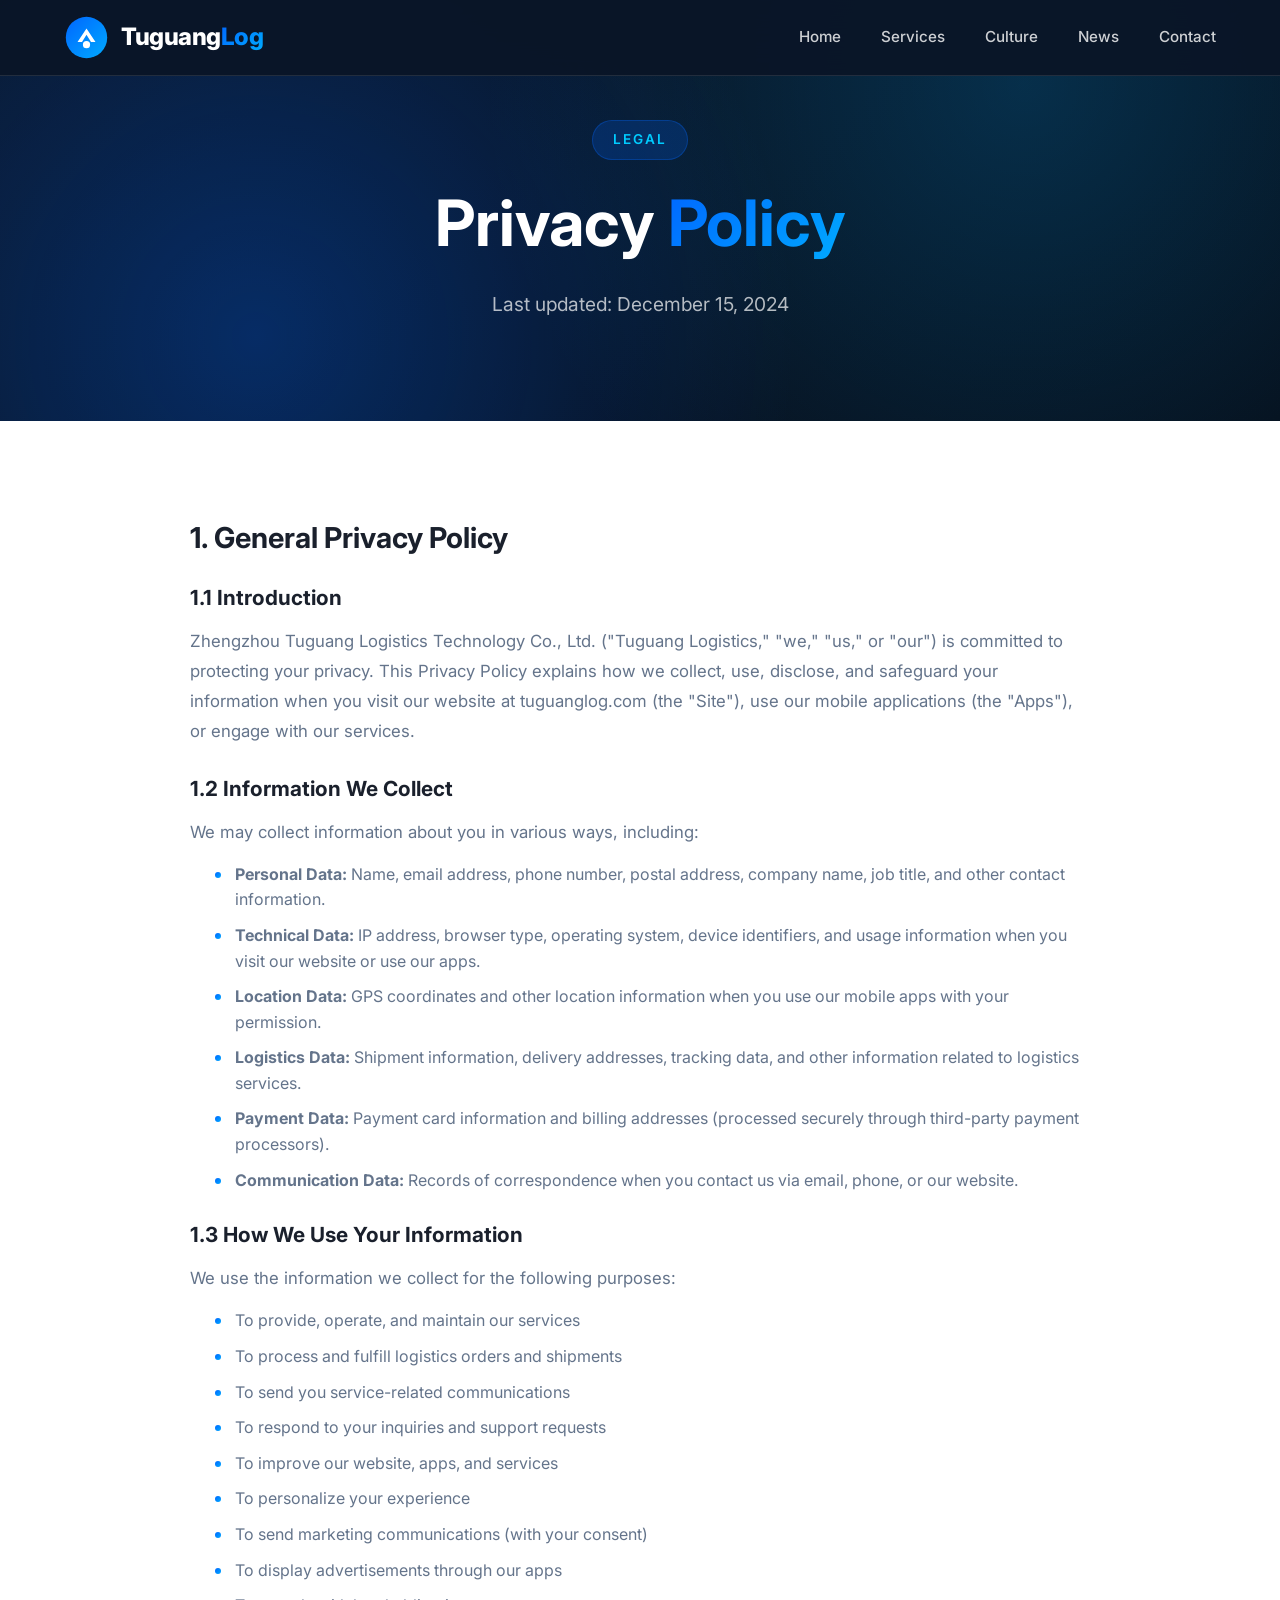
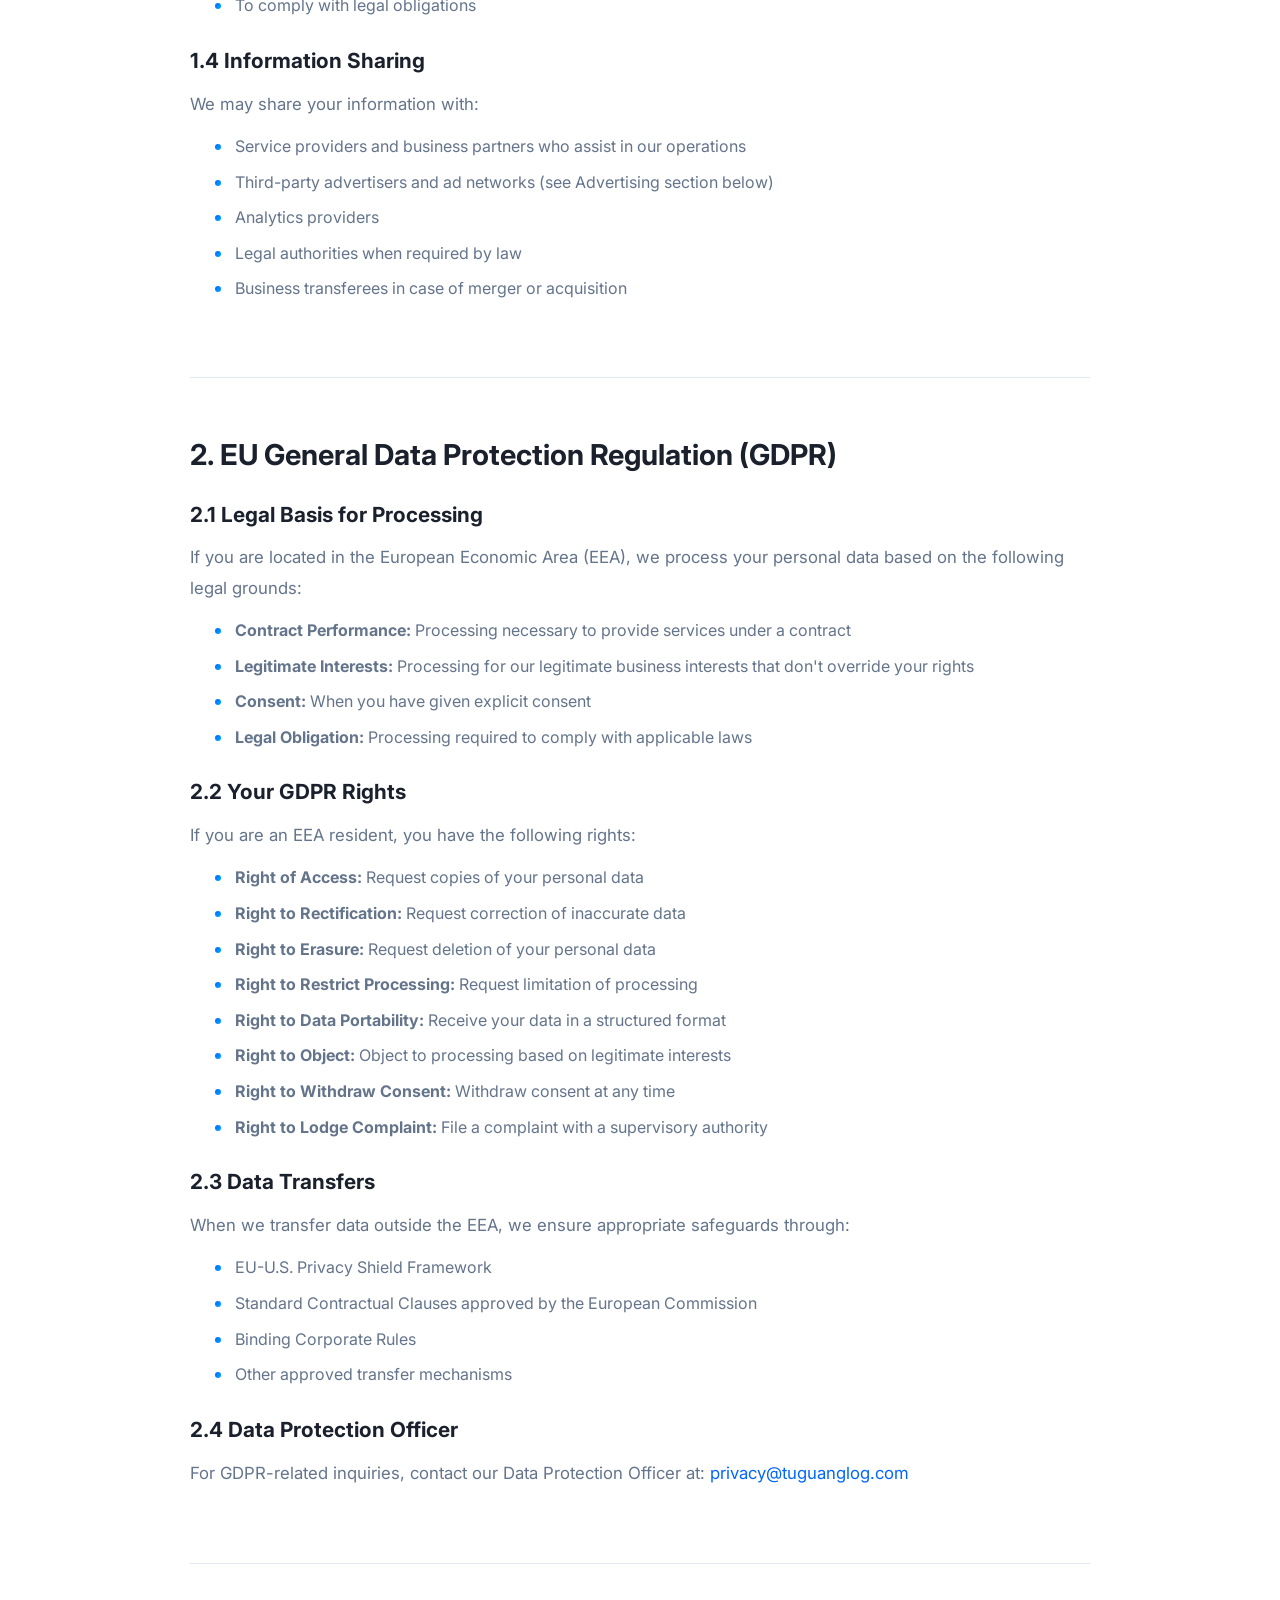
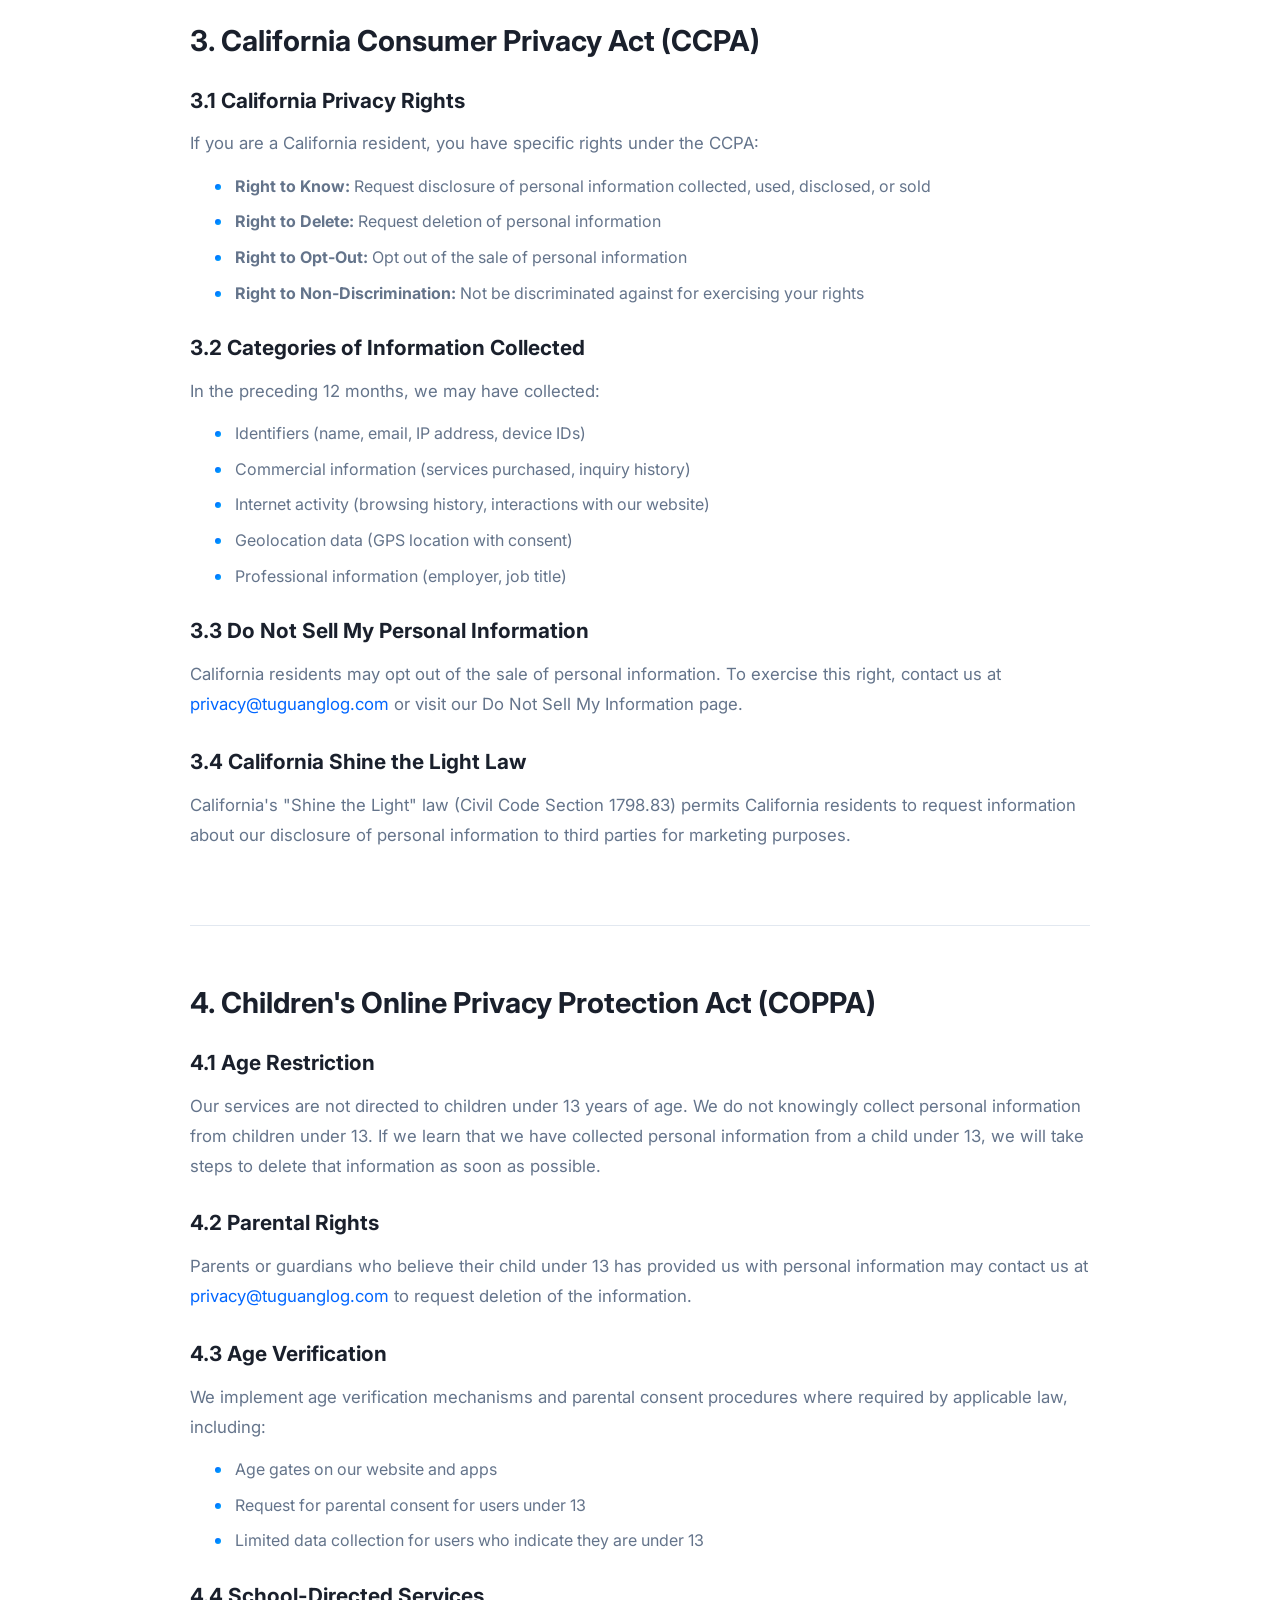
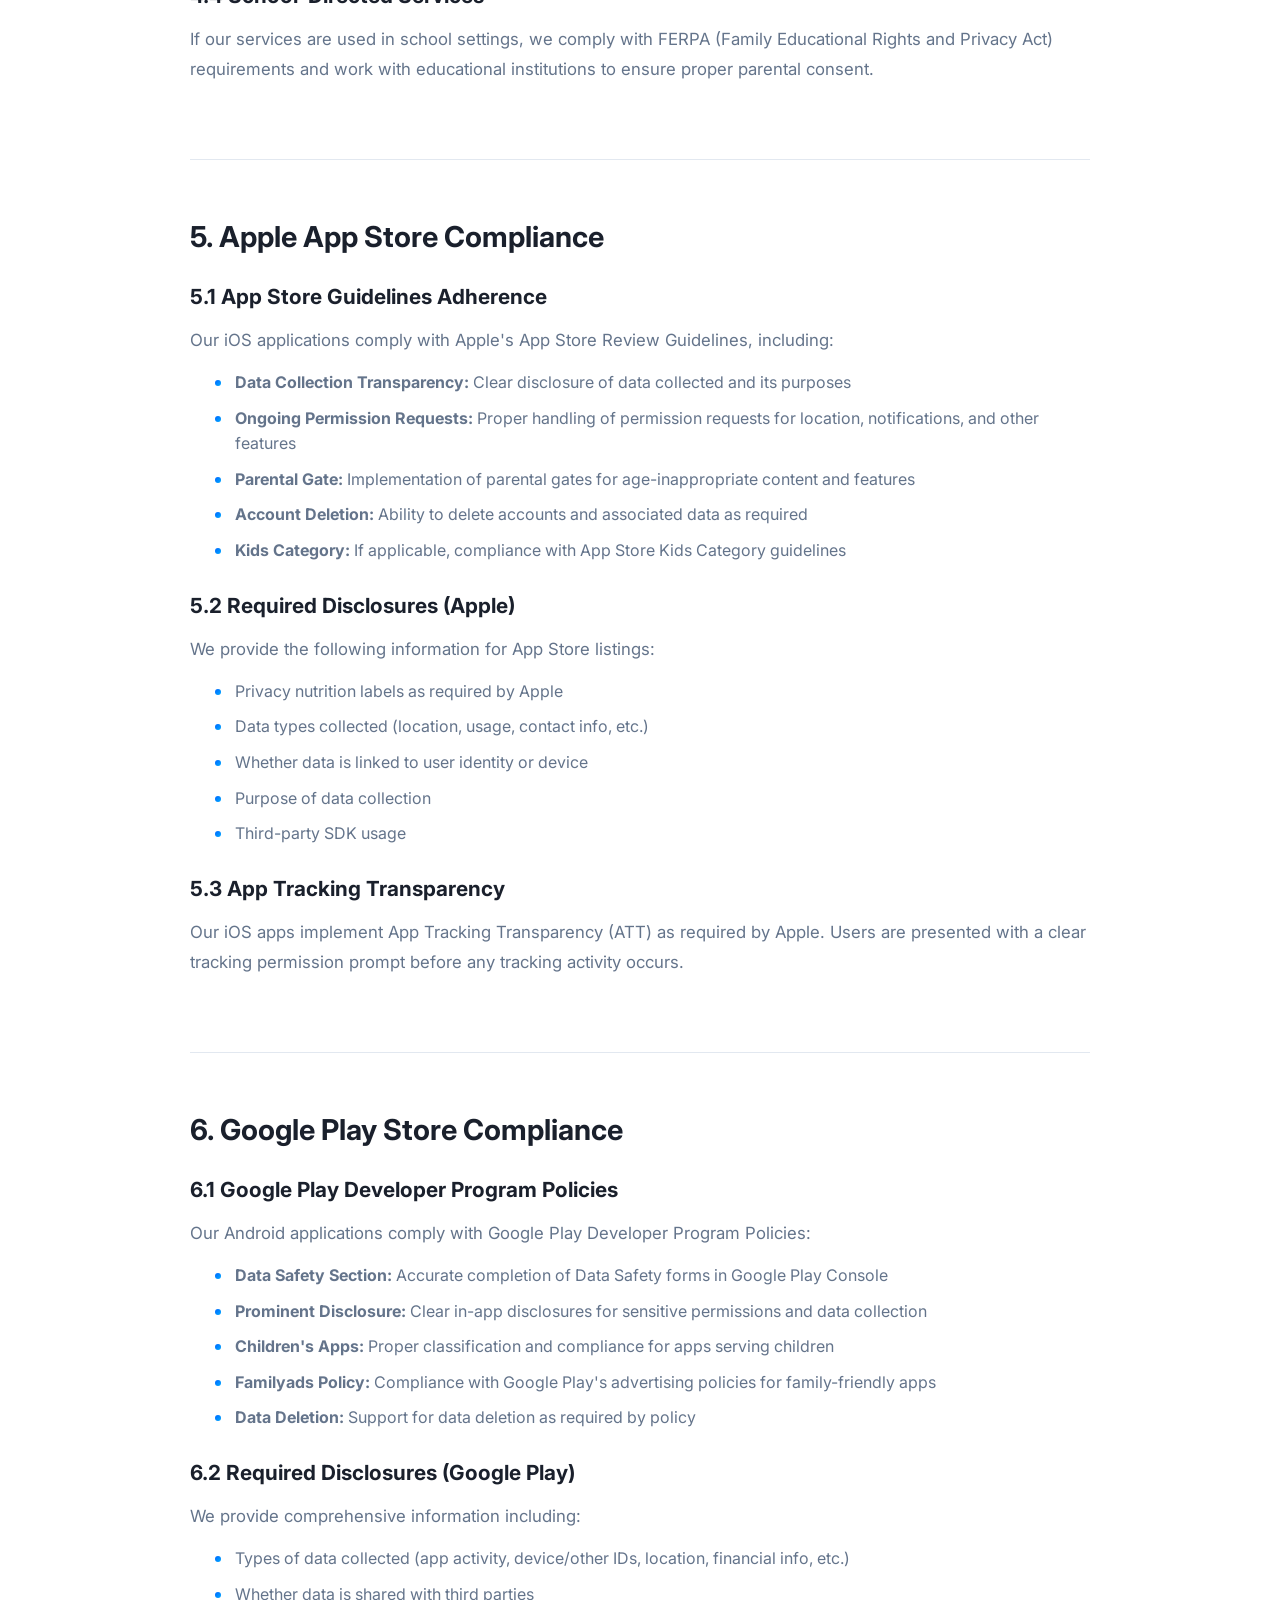
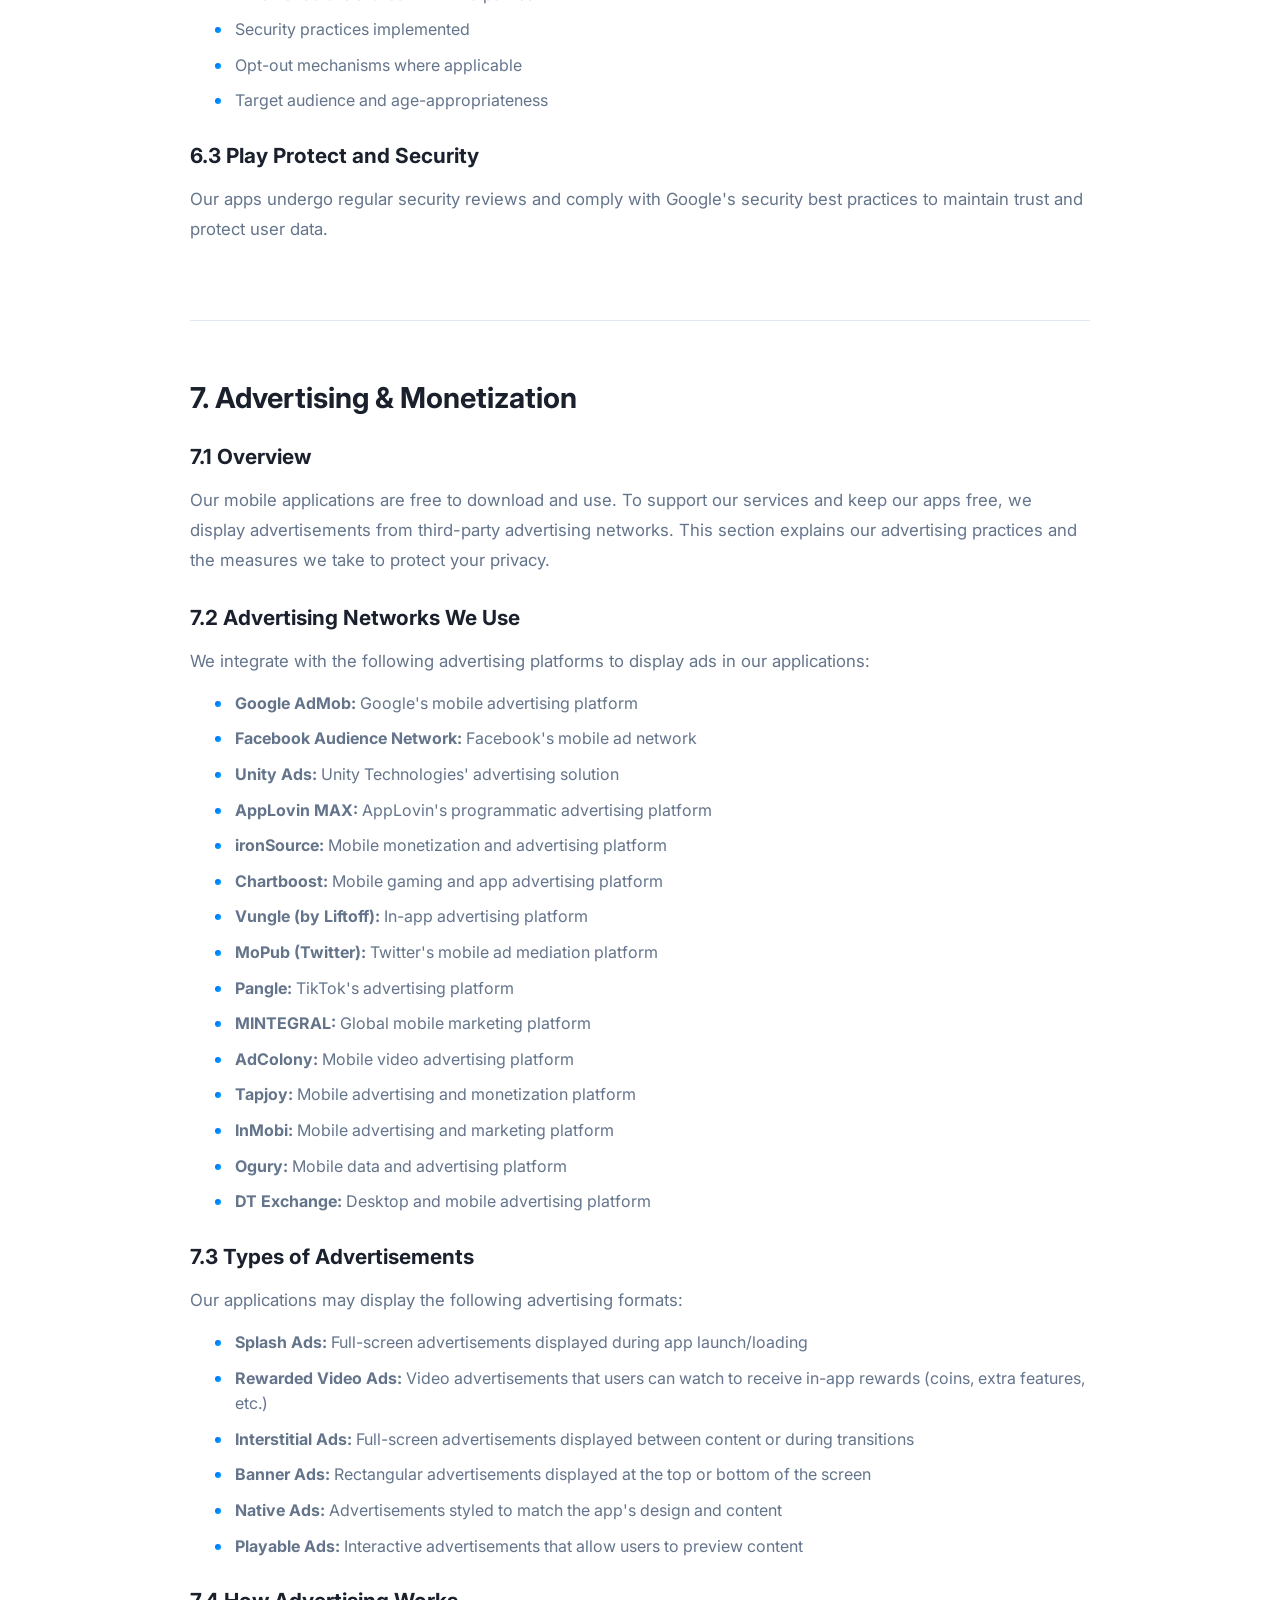
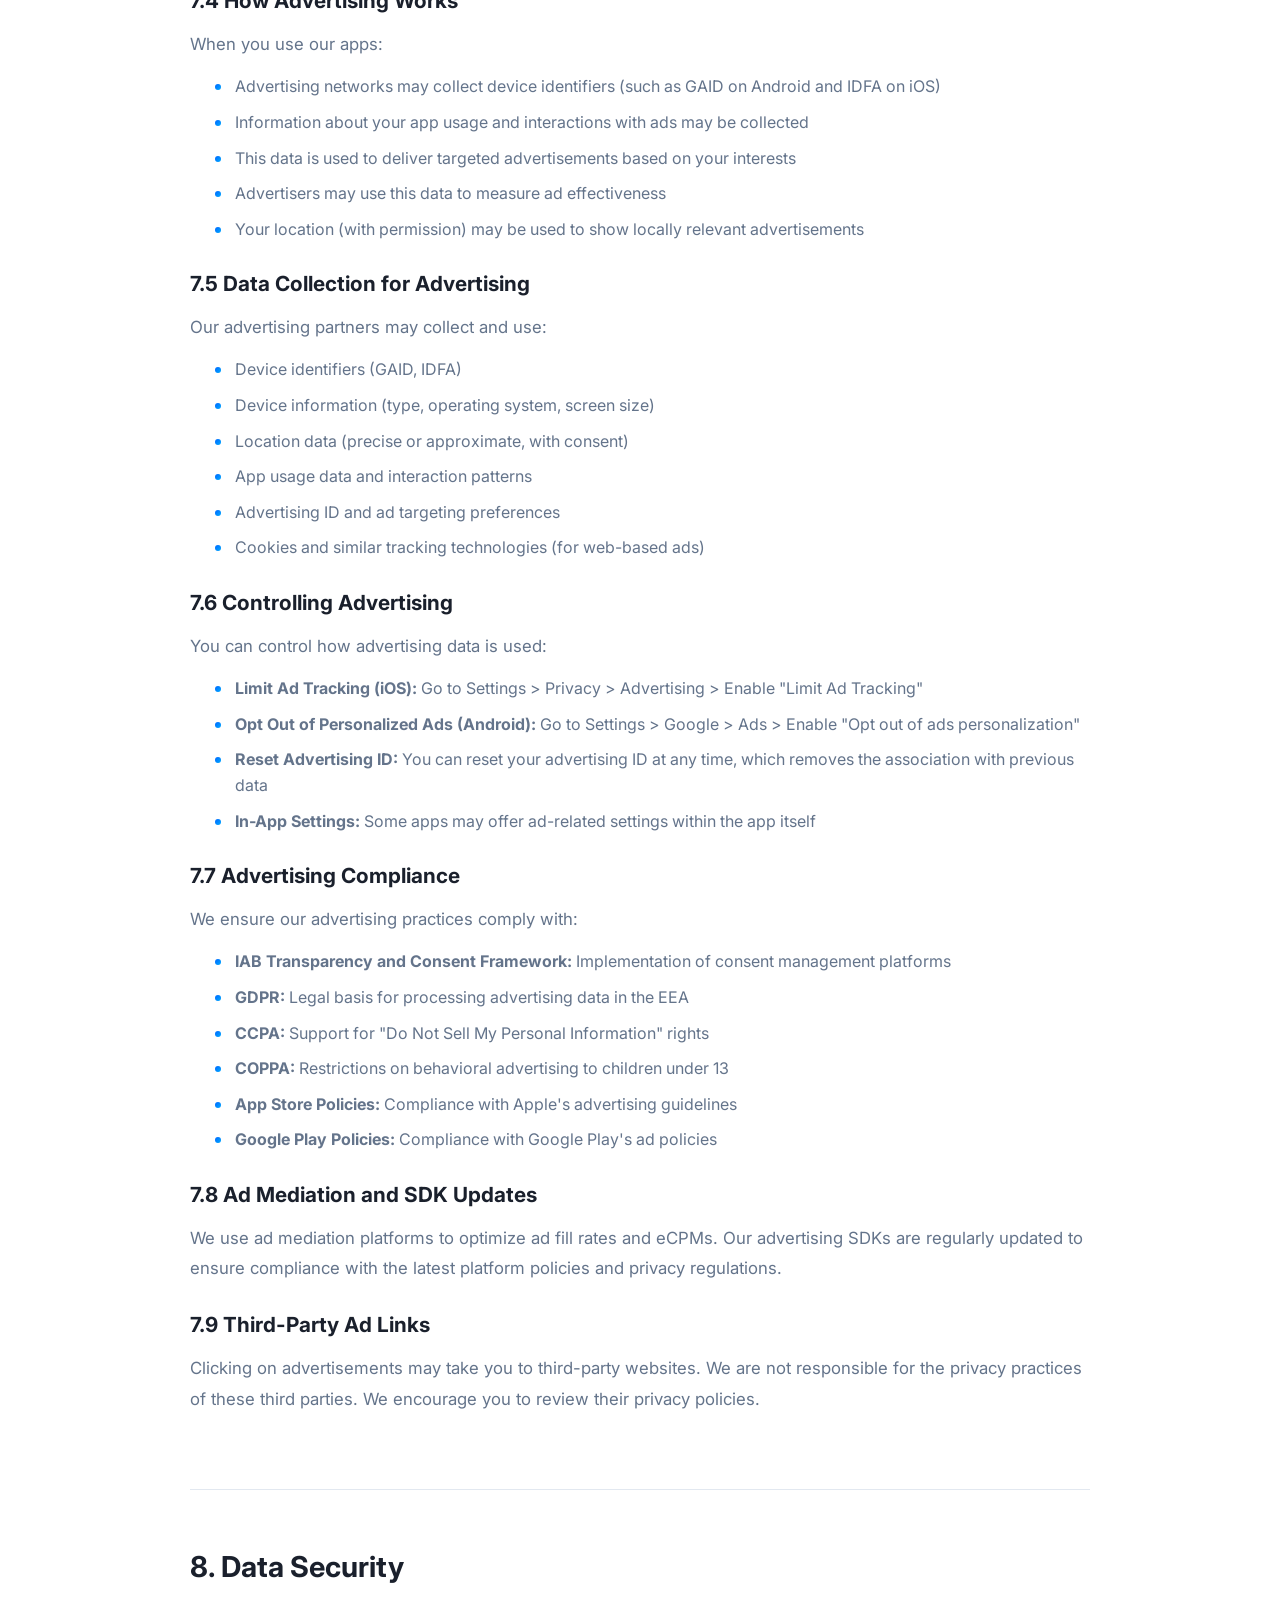
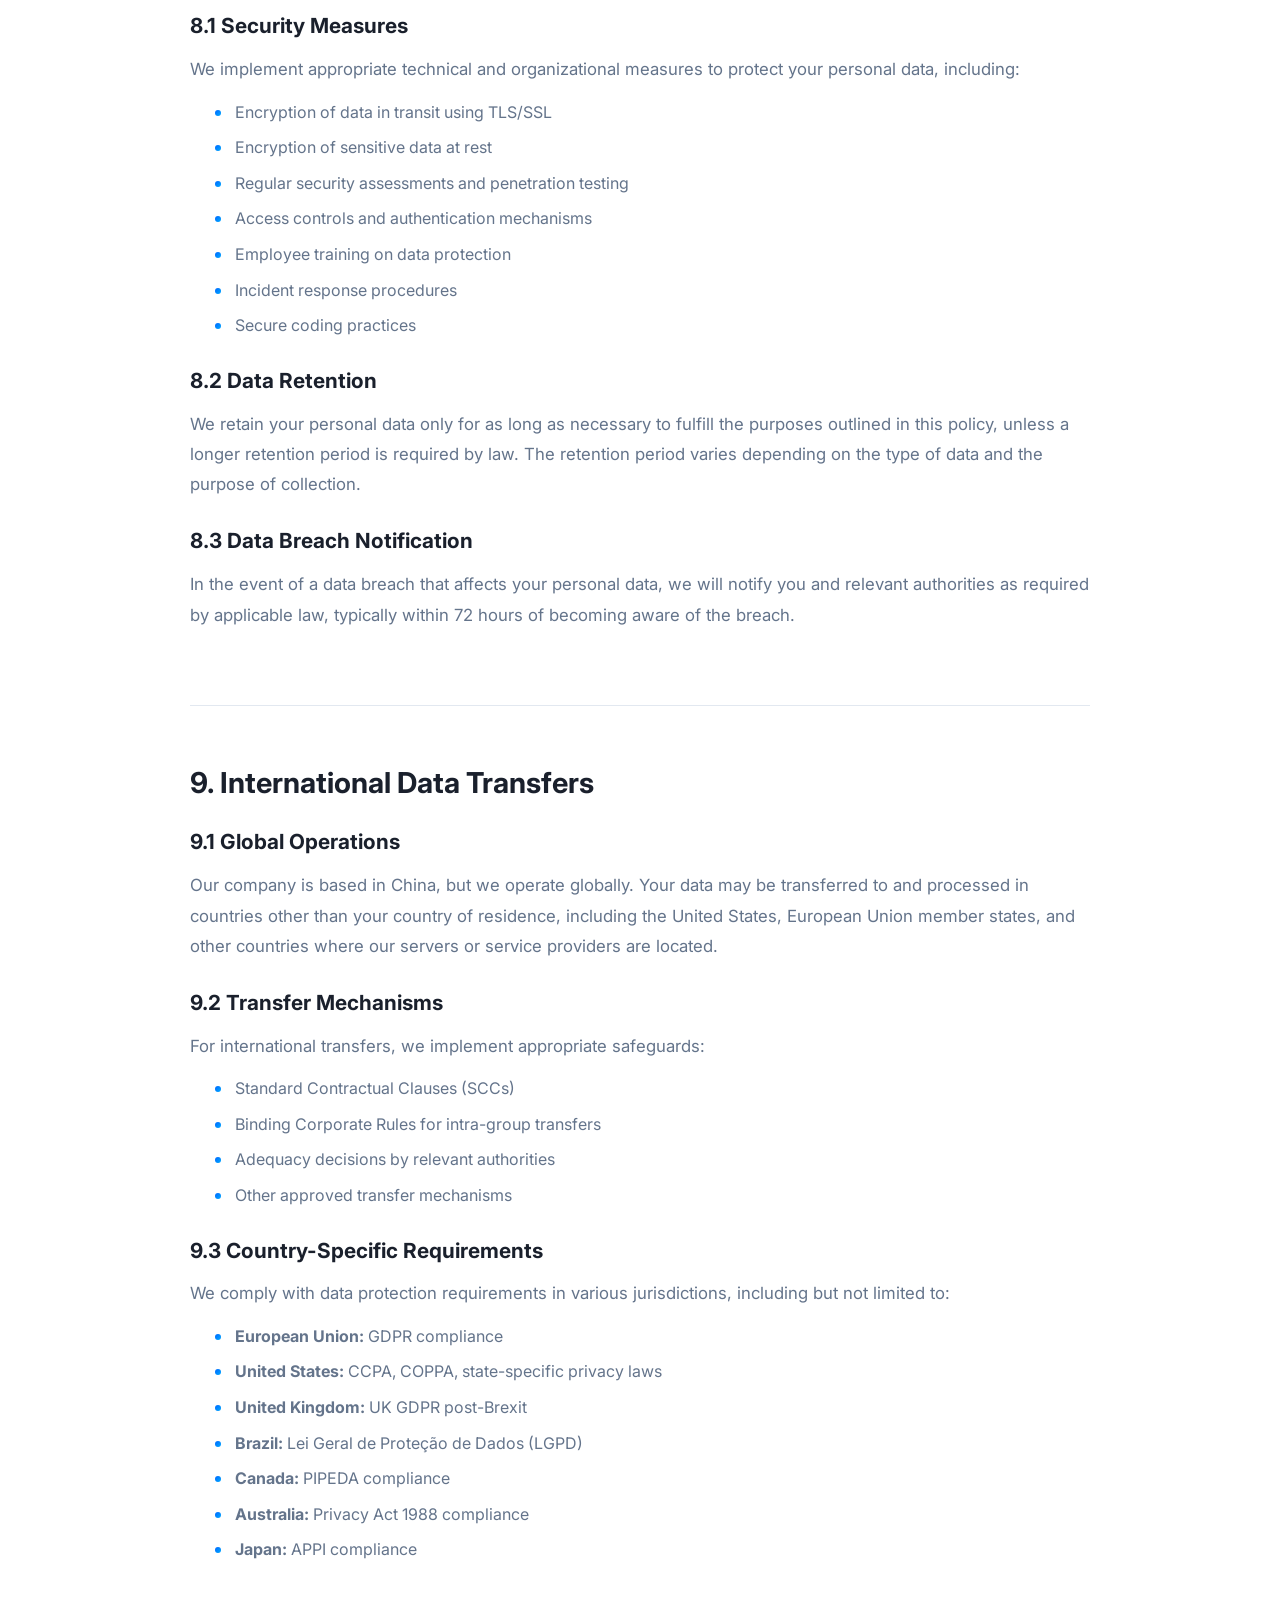
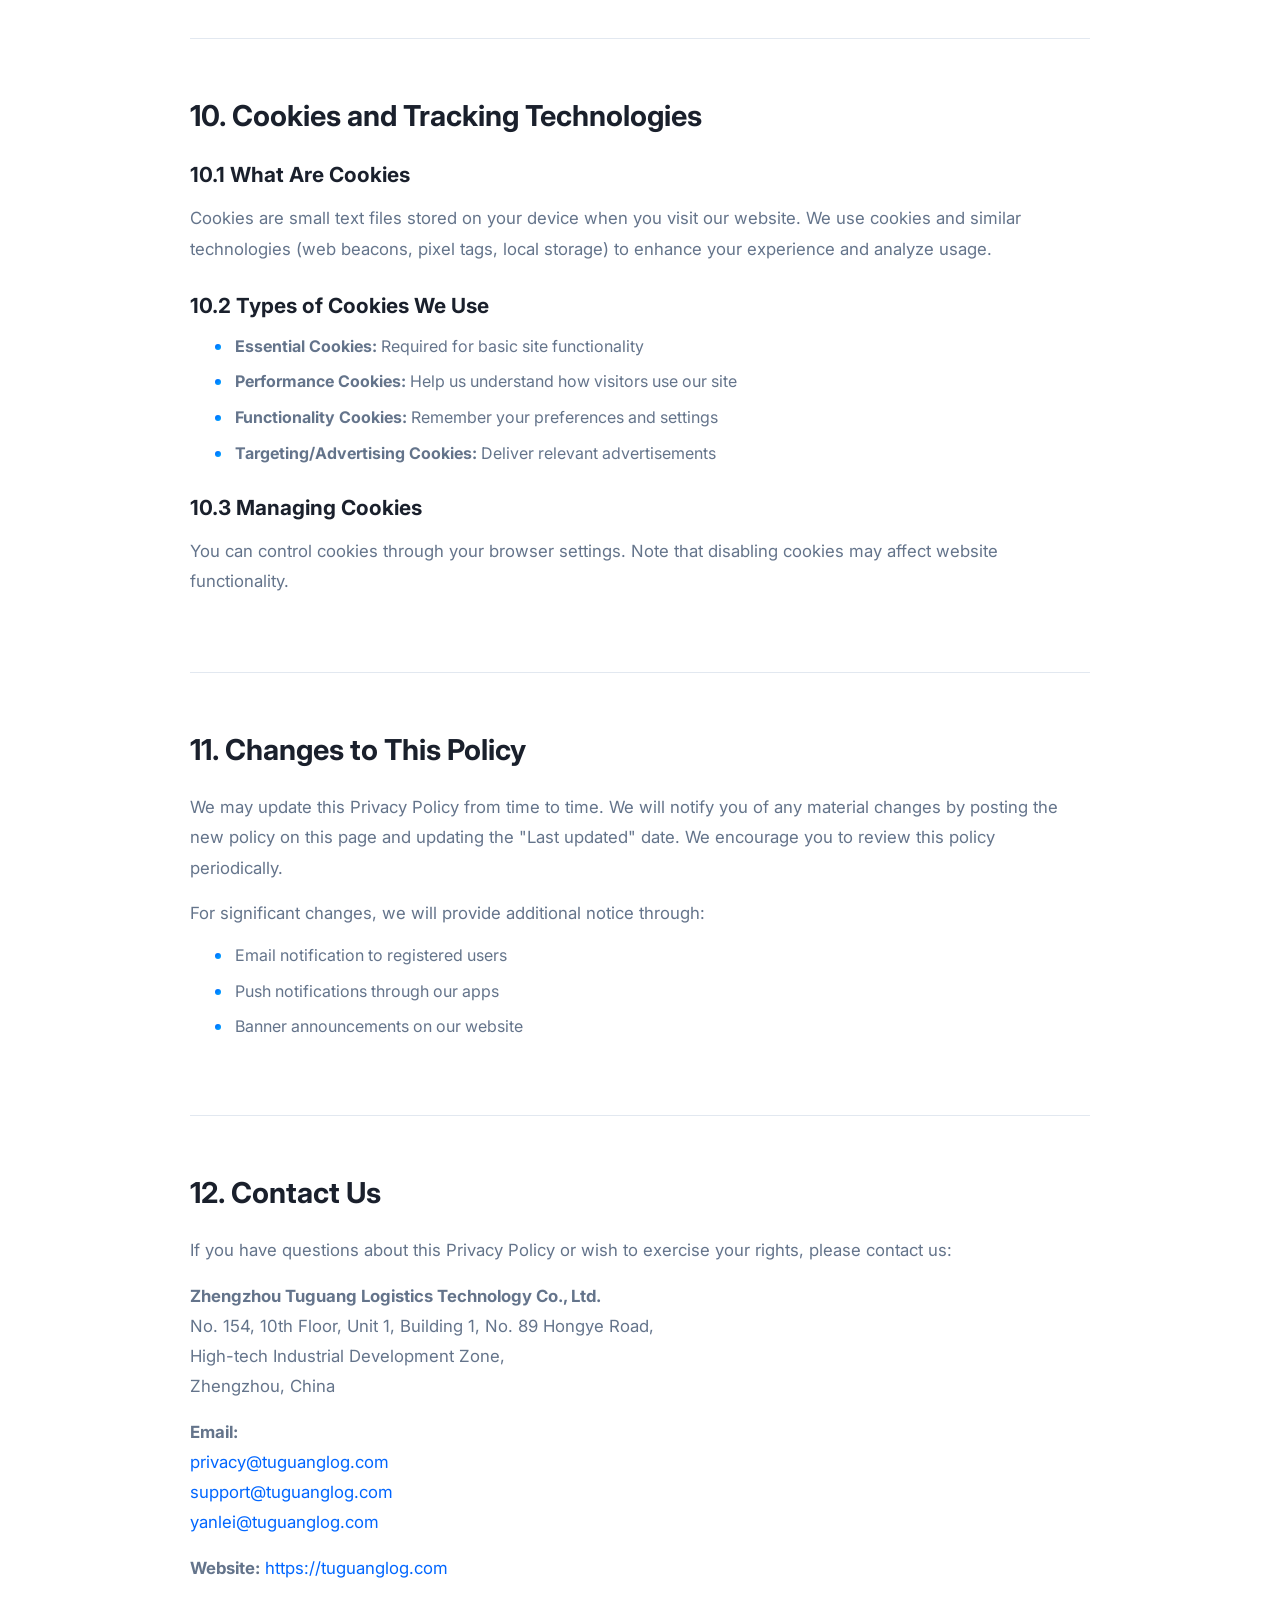
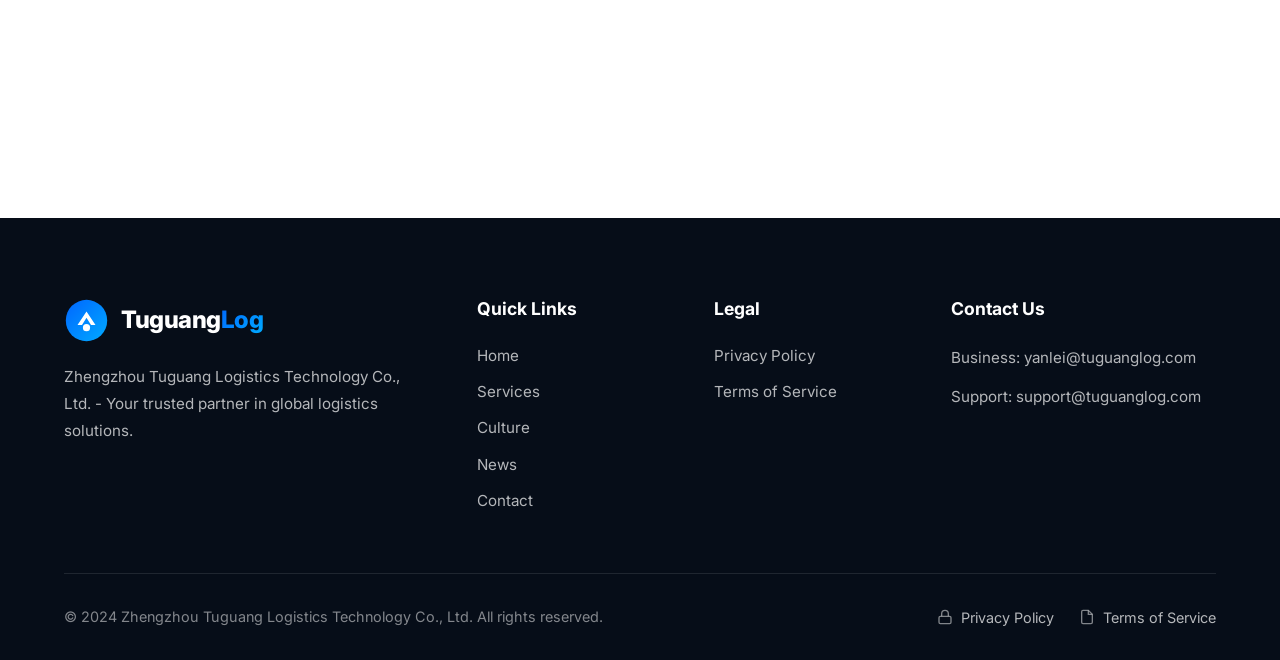
<file: privacy-policy.html>
<!DOCTYPE html>
<html lang="en">
<head>
    <meta charset="UTF-8">
    <meta name="viewport" content="width=device-width, initial-scale=1.0">
    <meta name="description" content="Tuguang Logistics Privacy Policy - Comprehensive privacy policy covering GDPR, CCPA, COPPA, app store compliance, and advertising platform data practices.">
    <meta name="robots" content="noindex, nofollow">
    <title>Privacy Policy | Tuguang Logistics</title>
    <link rel="canonical" href="https://tuguanglog.com/privacy-policy.html">
    <link rel="preconnect" href="https://fonts.googleapis.com">
    <link rel="preconnect" href="https://fonts.gstatic.com" crossorigin>
    <link href="https://fonts.googleapis.com/css2?family=Inter:wght@300;400;500;600;700;800&display=swap" rel="stylesheet">
    <link rel="stylesheet" href="css/style.css">
    <link rel="stylesheet" href="css/animations.css">
    <link rel="icon" type="image/svg+xml" href="images/logo.svg">
</head>
<body>
    <header class="header">
        <div class="container">
            <a href="index.html" class="logo">
                <svg viewBox="0 0 50 50"><defs><linearGradient id="lg" x1="0%" y1="0%" x2="100%" y2="100%"><stop offset="0%" style="stop-color:#0066ff"/><stop offset="100%" style="stop-color:#00aaff"/></linearGradient></defs><circle cx="25" cy="25" r="23" fill="url(#lg)"/><path d="M15 30 L25 15 L35 30 L30 30 L25 22 L20 30 Z" fill="white"/><circle cx="25" cy="33" r="4" fill="white"/></svg>
                <span class="logo-text">Tuguang<span>Log</span></span>
            </a>
            <nav class="nav-menu">
                <a href="index.html" class="nav-link">Home</a>
                <a href="services.html" class="nav-link">Services</a>
                <a href="culture.html" class="nav-link">Culture</a>
                <a href="news.html" class="nav-link">News</a>
                <a href="contact.html" class="nav-link">Contact</a>
            </nav>
            <button class="mobile-menu-btn"><span></span><span></span><span></span></button>
        </div>
    </header>

    <section class="hero" style="min-height: 40vh; padding: 120px 0 60px;">
        <div class="container">
            <div class="hero-content">
                <div class="hero-badge">Legal</div>
                <h1 class="hero-title">Privacy <span class="text-gradient">Policy</span></h1>
                <p class="hero-description">Last updated: December 15, 2024</p>
            </div>
        </div>
    </section>

    <section class="section">
        <div class="container">
            <div class="legal-content">
                
                <div class="legal-section" id="general">
                    <h2>1. General Privacy Policy</h2>
                    
                    <h3>1.1 Introduction</h3>
                    <p>Zhengzhou Tuguang Logistics Technology Co., Ltd. ("Tuguang Logistics," "we," "us," or "our") is committed to protecting your privacy. This Privacy Policy explains how we collect, use, disclose, and safeguard your information when you visit our website at tuguanglog.com (the "Site"), use our mobile applications (the "Apps"), or engage with our services.</p>
                    
                    <h3>1.2 Information We Collect</h3>
                    <p>We may collect information about you in various ways, including:</p>
                    <ul>
                        <li><strong>Personal Data:</strong> Name, email address, phone number, postal address, company name, job title, and other contact information.</li>
                        <li><strong>Technical Data:</strong> IP address, browser type, operating system, device identifiers, and usage information when you visit our website or use our apps.</li>
                        <li><strong>Location Data:</strong> GPS coordinates and other location information when you use our mobile apps with your permission.</li>
                        <li><strong>Logistics Data:</strong> Shipment information, delivery addresses, tracking data, and other information related to logistics services.</li>
                        <li><strong>Payment Data:</strong> Payment card information and billing addresses (processed securely through third-party payment processors).</li>
                        <li><strong>Communication Data:</strong> Records of correspondence when you contact us via email, phone, or our website.</li>
                    </ul>
                    
                    <h3>1.3 How We Use Your Information</h3>
                    <p>We use the information we collect for the following purposes:</p>
                    <ul>
                        <li>To provide, operate, and maintain our services</li>
                        <li>To process and fulfill logistics orders and shipments</li>
                        <li>To send you service-related communications</li>
                        <li>To respond to your inquiries and support requests</li>
                        <li>To improve our website, apps, and services</li>
                        <li>To personalize your experience</li>
                        <li>To send marketing communications (with your consent)</li>
                        <li>To display advertisements through our apps</li>
                        <li>To comply with legal obligations</li>
                    </ul>
                    
                    <h3>1.4 Information Sharing</h3>
                    <p>We may share your information with:</p>
                    <ul>
                        <li>Service providers and business partners who assist in our operations</li>
                        <li>Third-party advertisers and ad networks (see Advertising section below)</li>
                        <li>Analytics providers</li>
                        <li>Legal authorities when required by law</li>
                        <li>Business transferees in case of merger or acquisition</li>
                    </ul>
                </div>

                <div class="legal-section" id="gdpr">
                    <h2>2. EU General Data Protection Regulation (GDPR)</h2>
                    
                    <h3>2.1 Legal Basis for Processing</h3>
                    <p>If you are located in the European Economic Area (EEA), we process your personal data based on the following legal grounds:</p>
                    <ul>
                        <li><strong>Contract Performance:</strong> Processing necessary to provide services under a contract</li>
                        <li><strong>Legitimate Interests:</strong> Processing for our legitimate business interests that don't override your rights</li>
                        <li><strong>Consent:</strong> When you have given explicit consent</li>
                        <li><strong>Legal Obligation:</strong> Processing required to comply with applicable laws</li>
                    </ul>
                    
                    <h3>2.2 Your GDPR Rights</h3>
                    <p>If you are an EEA resident, you have the following rights:</p>
                    <ul>
                        <li><strong>Right of Access:</strong> Request copies of your personal data</li>
                        <li><strong>Right to Rectification:</strong> Request correction of inaccurate data</li>
                        <li><strong>Right to Erasure:</strong> Request deletion of your personal data</li>
                        <li><strong>Right to Restrict Processing:</strong> Request limitation of processing</li>
                        <li><strong>Right to Data Portability:</strong> Receive your data in a structured format</li>
                        <li><strong>Right to Object:</strong> Object to processing based on legitimate interests</li>
                        <li><strong>Right to Withdraw Consent:</strong> Withdraw consent at any time</li>
                        <li><strong>Right to Lodge Complaint:</strong> File a complaint with a supervisory authority</li>
                    </ul>
                    
                    <h3>2.3 Data Transfers</h3>
                    <p>When we transfer data outside the EEA, we ensure appropriate safeguards through:</p>
                    <ul>
                        <li>EU-U.S. Privacy Shield Framework</li>
                        <li>Standard Contractual Clauses approved by the European Commission</li>
                        <li>Binding Corporate Rules</li>
                        <li>Other approved transfer mechanisms</li>
                    </ul>
                    
                    <h3>2.4 Data Protection Officer</h3>
                    <p>For GDPR-related inquiries, contact our Data Protection Officer at: <a href="mailto:privacy@tuguanglog.com">privacy@tuguanglog.com</a></p>
                </div>

                <div class="legal-section" id="ccpa">
                    <h2>3. California Consumer Privacy Act (CCPA)</h2>
                    
                    <h3>3.1 California Privacy Rights</h3>
                    <p>If you are a California resident, you have specific rights under the CCPA:</p>
                    <ul>
                        <li><strong>Right to Know:</strong> Request disclosure of personal information collected, used, disclosed, or sold</li>
                        <li><strong>Right to Delete:</strong> Request deletion of personal information</li>
                        <li><strong>Right to Opt-Out:</strong> Opt out of the sale of personal information</li>
                        <li><strong>Right to Non-Discrimination:</strong> Not be discriminated against for exercising your rights</li>
                    </ul>
                    
                    <h3>3.2 Categories of Information Collected</h3>
                    <p>In the preceding 12 months, we may have collected:</p>
                    <ul>
                        <li>Identifiers (name, email, IP address, device IDs)</li>
                        <li>Commercial information (services purchased, inquiry history)</li>
                        <li>Internet activity (browsing history, interactions with our website)</li>
                        <li>Geolocation data (GPS location with consent)</li>
                        <li>Professional information (employer, job title)</li>
                    </ul>
                    
                    <h3>3.3 Do Not Sell My Personal Information</h3>
                    <p>California residents may opt out of the sale of personal information. To exercise this right, contact us at <a href="mailto:privacy@tuguanglog.com">privacy@tuguanglog.com</a> or visit our Do Not Sell My Information page.</p>
                    
                    <h3>3.4 California Shine the Light Law</h3>
                    <p>California's "Shine the Light" law (Civil Code Section 1798.83) permits California residents to request information about our disclosure of personal information to third parties for marketing purposes.</p>
                </div>

                <div class="legal-section" id="coppa">
                    <h2>4. Children's Online Privacy Protection Act (COPPA)</h2>
                    
                    <h3>4.1 Age Restriction</h3>
                    <p>Our services are not directed to children under 13 years of age. We do not knowingly collect personal information from children under 13. If we learn that we have collected personal information from a child under 13, we will take steps to delete that information as soon as possible.</p>
                    
                    <h3>4.2 Parental Rights</h3>
                    <p>Parents or guardians who believe their child under 13 has provided us with personal information may contact us at <a href="mailto:privacy@tuguanglog.com">privacy@tuguanglog.com</a> to request deletion of the information.</p>
                    
                    <h3>4.3 Age Verification</h3>
                    <p>We implement age verification mechanisms and parental consent procedures where required by applicable law, including:</p>
                    <ul>
                        <li>Age gates on our website and apps</li>
                        <li>Request for parental consent for users under 13</li>
                        <li>Limited data collection for users who indicate they are under 13</li>
                    </ul>
                    
                    <h3>4.4 School-Directed Services</h3>
                    <p>If our services are used in school settings, we comply with FERPA (Family Educational Rights and Privacy Act) requirements and work with educational institutions to ensure proper parental consent.</p>
                </div>

                <div class="legal-section" id="appstore">
                    <h2>5. Apple App Store Compliance</h2>
                    
                    <h3>5.1 App Store Guidelines Adherence</h3>
                    <p>Our iOS applications comply with Apple's App Store Review Guidelines, including:</p>
                    <ul>
                        <li><strong>Data Collection Transparency:</strong> Clear disclosure of data collected and its purposes</li>
                        <li><strong>Ongoing Permission Requests:</strong> Proper handling of permission requests for location, notifications, and other features</li>
                        <li><strong>Parental Gate:</strong> Implementation of parental gates for age-inappropriate content and features</li>
                        <li><strong>Account Deletion:</strong> Ability to delete accounts and associated data as required</li>
                        <li><strong>Kids Category:</strong> If applicable, compliance with App Store Kids Category guidelines</li>
                    </ul>
                    
                    <h3>5.2 Required Disclosures (Apple)</h3>
                    <p>We provide the following information for App Store listings:</p>
                    <ul>
                        <li>Privacy nutrition labels as required by Apple</li>
                        <li>Data types collected (location, usage, contact info, etc.)</li>
                        <li>Whether data is linked to user identity or device</li>
                        <li>Purpose of data collection</li>
                        <li>Third-party SDK usage</li>
                    </ul>
                    
                    <h3>5.3 App Tracking Transparency</h3>
                    <p>Our iOS apps implement App Tracking Transparency (ATT) as required by Apple. Users are presented with a clear tracking permission prompt before any tracking activity occurs.</p>
                </div>

                <div class="legal-section" id="googleplay">
                    <h2>6. Google Play Store Compliance</h2>
                    
                    <h3>6.1 Google Play Developer Program Policies</h3>
                    <p>Our Android applications comply with Google Play Developer Program Policies:</p>
                    <ul>
                        <li><strong>Data Safety Section:</strong> Accurate completion of Data Safety forms in Google Play Console</li>
                        <li><strong>Prominent Disclosure:</strong> Clear in-app disclosures for sensitive permissions and data collection</li>
                        <li><strong>Children's Apps:</strong> Proper classification and compliance for apps serving children</li>
                        <li><strong>Familyads Policy:</strong> Compliance with Google Play's advertising policies for family-friendly apps</li>
                        <li><strong>Data Deletion:</strong> Support for data deletion as required by policy</li>
                    </ul>
                    
                    <h3>6.2 Required Disclosures (Google Play)</h3>
                    <p>We provide comprehensive information including:</p>
                    <ul>
                        <li>Types of data collected (app activity, device/other IDs, location, financial info, etc.)</li>
                        <li>Whether data is shared with third parties</li>
                        <li>Security practices implemented</li>
                        <li>Opt-out mechanisms where applicable</li>
                        <li>Target audience and age-appropriateness</li>
                    </ul>
                    
                    <h3>6.3 Play Protect and Security</h3>
                    <p>Our apps undergo regular security reviews and comply with Google's security best practices to maintain trust and protect user data.</p>
                </div>

                <div class="legal-section" id="advertising">
                    <h2>7. Advertising & Monetization</h2>
                    
                    <h3>7.1 Overview</h3>
                    <p>Our mobile applications are free to download and use. To support our services and keep our apps free, we display advertisements from third-party advertising networks. This section explains our advertising practices and the measures we take to protect your privacy.</p>
                    
                    <h3>7.2 Advertising Networks We Use</h3>
                    <p>We integrate with the following advertising platforms to display ads in our applications:</p>
                    <ul>
                        <li><strong>Google AdMob:</strong> Google's mobile advertising platform</li>
                        <li><strong>Facebook Audience Network:</strong> Facebook's mobile ad network</li>
                        <li><strong>Unity Ads:</strong> Unity Technologies' advertising solution</li>
                        <li><strong>AppLovin MAX:</strong> AppLovin's programmatic advertising platform</li>
                        <li><strong>ironSource:</strong> Mobile monetization and advertising platform</li>
                        <li><strong>Chartboost:</strong> Mobile gaming and app advertising platform</li>
                        <li><strong>Vungle (by Liftoff):</strong> In-app advertising platform</li>
                        <li><strong>MoPub (Twitter):</strong> Twitter's mobile ad mediation platform</li>
                        <li><strong>Pangle:</strong> TikTok's advertising platform</li>
                        <li><strong>MINTEGRAL:</strong> Global mobile marketing platform</li>
                        <li><strong>AdColony:</strong> Mobile video advertising platform</li>
                        <li><strong>Tapjoy:</strong> Mobile advertising and monetization platform</li>
                        <li><strong>InMobi:</strong> Mobile advertising and marketing platform</li>
                        <li><strong>Ogury:</strong> Mobile data and advertising platform</li>
                        <li><strong>DT Exchange:</strong> Desktop and mobile advertising platform</li>
                    </ul>
                    
                    <h3>7.3 Types of Advertisements</h3>
                    <p>Our applications may display the following advertising formats:</p>
                    <ul>
                        <li><strong>Splash Ads:</strong> Full-screen advertisements displayed during app launch/loading</li>
                        <li><strong>Rewarded Video Ads:</strong> Video advertisements that users can watch to receive in-app rewards (coins, extra features, etc.)</li>
                        <li><strong>Interstitial Ads:</strong> Full-screen advertisements displayed between content or during transitions</li>
                        <li><strong>Banner Ads:</strong> Rectangular advertisements displayed at the top or bottom of the screen</li>
                        <li><strong>Native Ads:</strong> Advertisements styled to match the app's design and content</li>
                        <li><strong>Playable Ads:</strong> Interactive advertisements that allow users to preview content</li>
                    </ul>
                    
                    <h3>7.4 How Advertising Works</h3>
                    <p>When you use our apps:</p>
                    <ul>
                        <li>Advertising networks may collect device identifiers (such as GAID on Android and IDFA on iOS)</li>
                        <li>Information about your app usage and interactions with ads may be collected</li>
                        <li>This data is used to deliver targeted advertisements based on your interests</li>
                        <li>Advertisers may use this data to measure ad effectiveness</li>
                        <li>Your location (with permission) may be used to show locally relevant advertisements</li>
                    </ul>
                    
                    <h3>7.5 Data Collection for Advertising</h3>
                    <p>Our advertising partners may collect and use:</p>
                    <ul>
                        <li>Device identifiers (GAID, IDFA)</li>
                        <li>Device information (type, operating system, screen size)</li>
                        <li>Location data (precise or approximate, with consent)</li>
                        <li>App usage data and interaction patterns</li>
                        <li>Advertising ID and ad targeting preferences</li>
                        <li>Cookies and similar tracking technologies (for web-based ads)</li>
                    </ul>
                    
                    <h3>7.6 Controlling Advertising</h3>
                    <p>You can control how advertising data is used:</p>
                    <ul>
                        <li><strong>Limit Ad Tracking (iOS):</strong> Go to Settings > Privacy > Advertising > Enable "Limit Ad Tracking"</li>
                        <li><strong>Opt Out of Personalized Ads (Android):</strong> Go to Settings > Google > Ads > Enable "Opt out of ads personalization"</li>
                        <li><strong>Reset Advertising ID:</strong> You can reset your advertising ID at any time, which removes the association with previous data</li>
                        <li><strong>In-App Settings:</strong> Some apps may offer ad-related settings within the app itself</li>
                    </ul>
                    
                    <h3>7.7 Advertising Compliance</h3>
                    <p>We ensure our advertising practices comply with:</p>
                    <ul>
                        <li><strong>IAB Transparency and Consent Framework:</strong> Implementation of consent management platforms</li>
                        <li><strong>GDPR:</strong> Legal basis for processing advertising data in the EEA</li>
                        <li><strong>CCPA:</strong> Support for "Do Not Sell My Personal Information" rights</li>
                        <li><strong>COPPA:</strong> Restrictions on behavioral advertising to children under 13</li>
                        <li><strong>App Store Policies:</strong> Compliance with Apple's advertising guidelines</li>
                        <li><strong>Google Play Policies:</strong> Compliance with Google Play's ad policies</li>
                    </ul>
                    
                    <h3>7.8 Ad Mediation and SDK Updates</h3>
                    <p>We use ad mediation platforms to optimize ad fill rates and eCPMs. Our advertising SDKs are regularly updated to ensure compliance with the latest platform policies and privacy regulations.</p>
                    
                    <h3>7.9 Third-Party Ad Links</h3>
                    <p>Clicking on advertisements may take you to third-party websites. We are not responsible for the privacy practices of these third parties. We encourage you to review their privacy policies.</p>
                </div>

                <div class="legal-section" id="data-security">
                    <h2>8. Data Security</h2>
                    
                    <h3>8.1 Security Measures</h3>
                    <p>We implement appropriate technical and organizational measures to protect your personal data, including:</p>
                    <ul>
                        <li>Encryption of data in transit using TLS/SSL</li>
                        <li>Encryption of sensitive data at rest</li>
                        <li>Regular security assessments and penetration testing</li>
                        <li>Access controls and authentication mechanisms</li>
                        <li>Employee training on data protection</li>
                        <li>Incident response procedures</li>
                        <li>Secure coding practices</li>
                    </ul>
                    
                    <h3>8.2 Data Retention</h3>
                    <p>We retain your personal data only for as long as necessary to fulfill the purposes outlined in this policy, unless a longer retention period is required by law. The retention period varies depending on the type of data and the purpose of collection.</p>
                    
                    <h3>8.3 Data Breach Notification</h3>
                    <p>In the event of a data breach that affects your personal data, we will notify you and relevant authorities as required by applicable law, typically within 72 hours of becoming aware of the breach.</p>
                </div>

                <div class="legal-section" id="international">
                    <h2>9. International Data Transfers</h2>
                    
                    <h3>9.1 Global Operations</h3>
                    <p>Our company is based in China, but we operate globally. Your data may be transferred to and processed in countries other than your country of residence, including the United States, European Union member states, and other countries where our servers or service providers are located.</p>
                    
                    <h3>9.2 Transfer Mechanisms</h3>
                    <p>For international transfers, we implement appropriate safeguards:</p>
                    <ul>
                        <li>Standard Contractual Clauses (SCCs)</li>
                        <li>Binding Corporate Rules for intra-group transfers</li>
                        <li>Adequacy decisions by relevant authorities</li>
                        <li>Other approved transfer mechanisms</li>
                    </ul>
                    
                    <h3>9.3 Country-Specific Requirements</h3>
                    <p>We comply with data protection requirements in various jurisdictions, including but not limited to:</p>
                    <ul>
                        <li><strong>European Union:</strong> GDPR compliance</li>
                        <li><strong>United States:</strong> CCPA, COPPA, state-specific privacy laws</li>
                        <li><strong>United Kingdom:</strong> UK GDPR post-Brexit</li>
                        <li><strong>Brazil:</strong> Lei Geral de Proteção de Dados (LGPD)</li>
                        <li><strong>Canada:</strong> PIPEDA compliance</li>
                        <li><strong>Australia:</strong> Privacy Act 1988 compliance</li>
                        <li><strong>Japan:</strong> APPI compliance</li>
                    </ul>
                </div>

                <div class="legal-section" id="cookies">
                    <h2>10. Cookies and Tracking Technologies</h2>
                    
                    <h3>10.1 What Are Cookies</h3>
                    <p>Cookies are small text files stored on your device when you visit our website. We use cookies and similar technologies (web beacons, pixel tags, local storage) to enhance your experience and analyze usage.</p>
                    
                    <h3>10.2 Types of Cookies We Use</h3>
                    <ul>
                        <li><strong>Essential Cookies:</strong> Required for basic site functionality</li>
                        <li><strong>Performance Cookies:</strong> Help us understand how visitors use our site</li>
                        <li><strong>Functionality Cookies:</strong> Remember your preferences and settings</li>
                        <li><strong>Targeting/Advertising Cookies:</strong> Deliver relevant advertisements</li>
                    </ul>
                    
                    <h3>10.3 Managing Cookies</h3>
                    <p>You can control cookies through your browser settings. Note that disabling cookies may affect website functionality.</p>
                </div>

                <div class="legal-section" id="changes">
                    <h2>11. Changes to This Policy</h2>
                    
                    <p>We may update this Privacy Policy from time to time. We will notify you of any material changes by posting the new policy on this page and updating the "Last updated" date. We encourage you to review this policy periodically.</p>
                    
                    <p>For significant changes, we will provide additional notice through:</p>
                    <ul>
                        <li>Email notification to registered users</li>
                        <li>Push notifications through our apps</li>
                        <li>Banner announcements on our website</li>
                    </ul>
                </div>

                <div class="legal-section" id="contact">
                    <h2>12. Contact Us</h2>
                    
                    <p>If you have questions about this Privacy Policy or wish to exercise your rights, please contact us:</p>
                    
                    <p><strong>Zhengzhou Tuguang Logistics Technology Co., Ltd.</strong><br>
                    No. 154, 10th Floor, Unit 1, Building 1, No. 89 Hongye Road,<br>
                    High-tech Industrial Development Zone,<br>
                    Zhengzhou, China</p>
                    
                    <p><strong>Email:</strong><br>
                    <a href="mailto:privacy@tuguanglog.com">privacy@tuguanglog.com</a><br>
                    <a href="mailto:support@tuguanglog.com">support@tuguanglog.com</a><br>
                    <a href="mailto:yanlei@tuguanglog.com">yanlei@tuguanglog.com</a></p>
                    
                    <p><strong>Website:</strong> <a href="https://tuguanglog.com">https://tuguanglog.com</a></p>
                </div>

            </div>
        </div>
    </section>

    <footer class="footer">
        <div class="container">
            <div class="footer-grid">
                <div class="footer-brand">
                    <a href="index.html" class="logo">
                        <svg viewBox="0 0 50 50"><defs><linearGradient id="flg" x1="0%" y1="0%" x2="100%" y2="100%"><stop offset="0%" style="stop-color:#0066ff"/><stop offset="100%" style="stop-color:#00aaff"/></linearGradient></defs><circle cx="25" cy="25" r="23" fill="url(#flg)"/><path d="M15 30 L25 15 L35 30 L30 30 L25 22 L20 30 Z" fill="white"/><circle cx="25" cy="33" r="4" fill="white"/></svg>
                        <span class="logo-text">Tuguang<span>Log</span></span>
                    </a>
                    <p>Zhengzhou Tuguang Logistics Technology Co., Ltd. - Your trusted partner in global logistics solutions.</p>
                </div>
                <div class="footer-column">
                    <h4>Quick Links</h4>
                    <nav class="footer-links">
                        <a href="index.html">Home</a>
                        <a href="services.html">Services</a>
                        <a href="culture.html">Culture</a>
                        <a href="news.html">News</a>
                        <a href="contact.html">Contact</a>
                    </nav>
                </div>
                <div class="footer-column">
                    <h4>Legal</h4>
                    <nav class="footer-links">
                        <a href="privacy-policy.html">Privacy Policy</a>
                        <a href="terms-of-service.html">Terms of Service</a>
                    </nav>
                </div>
                <div class="footer-column">
                    <h4>Contact Us</h4>
                    <div class="footer-links">
                        <p style="color: rgba(255,255,255,0.7); font-size: 0.95rem;">Business: yanlei@tuguanglog.com</p>
                        <p style="color: rgba(255,255,255,0.7); font-size: 0.95rem;">Support: support@tuguanglog.com</p>
                    </div>
                </div>
            </div>
            <div class="footer-bottom">
                <p class="footer-copyright">&copy; 2024 Zhengzhou Tuguang Logistics Technology Co., Ltd. All rights reserved.</p>
                <nav class="footer-legal">
                    <a href="privacy-policy.html"><svg xmlns="http://www.w3.org/2000/svg" width="16" height="16" viewBox="0 0 24 24" fill="none" stroke="currentColor" stroke-width="2"><rect x="3" y="11" width="18" height="11" rx="2" ry="2"/><path d="M7 11V7a5 5 0 0 1 10 0v4"/></svg>Privacy Policy</a>
                    <a href="terms-of-service.html"><svg xmlns="http://www.w3.org/2000/svg" width="16" height="16" viewBox="0 0 24 24" fill="none" stroke="currentColor" stroke-width="2"><path d="M14 2H6a2 2 0 0 0-2 2v16a2 2 0 0 0 2 2h12a2 2 0 0 0 2-2V8z"/><polyline points="14 2 14 8 20 8"/></svg>Terms of Service</a>
                </nav>
            </div>
        </div>
    </footer>
    <script src="js/main.js"></script>
</body>
</html>
</file>
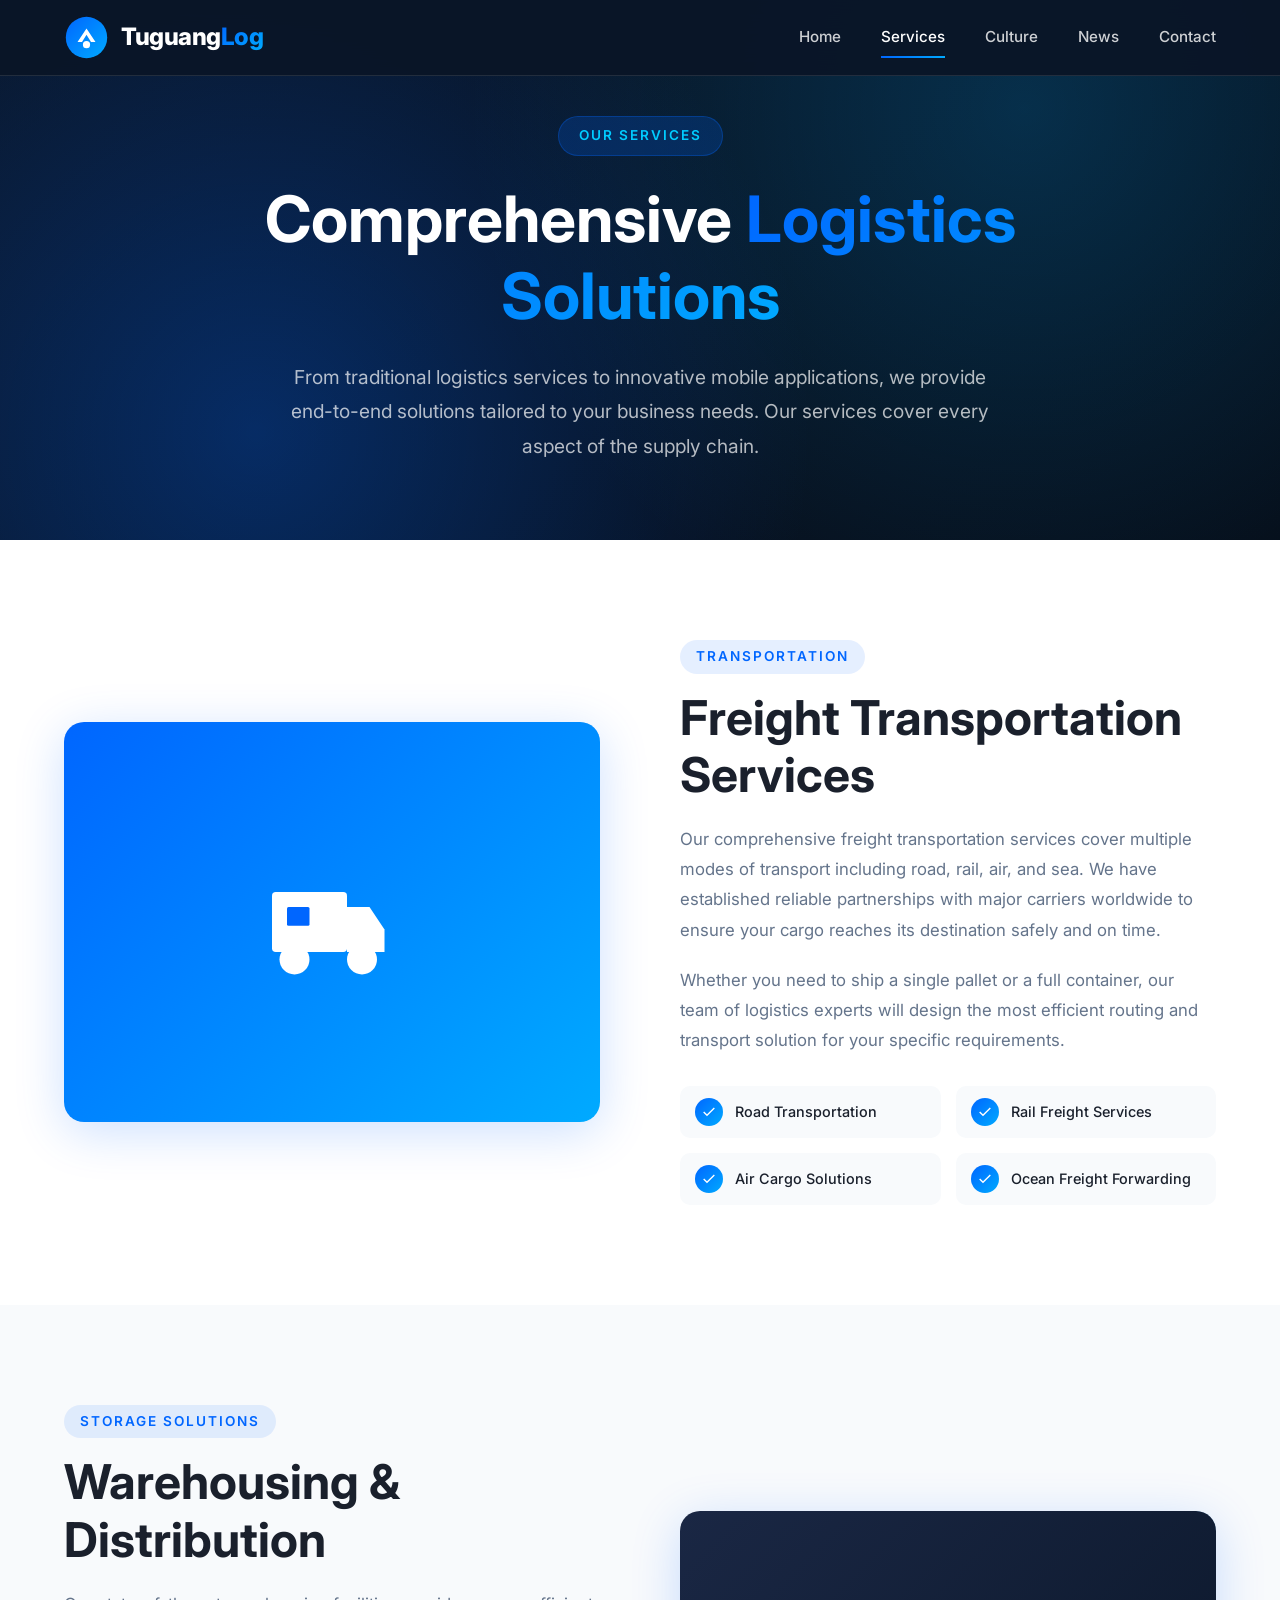
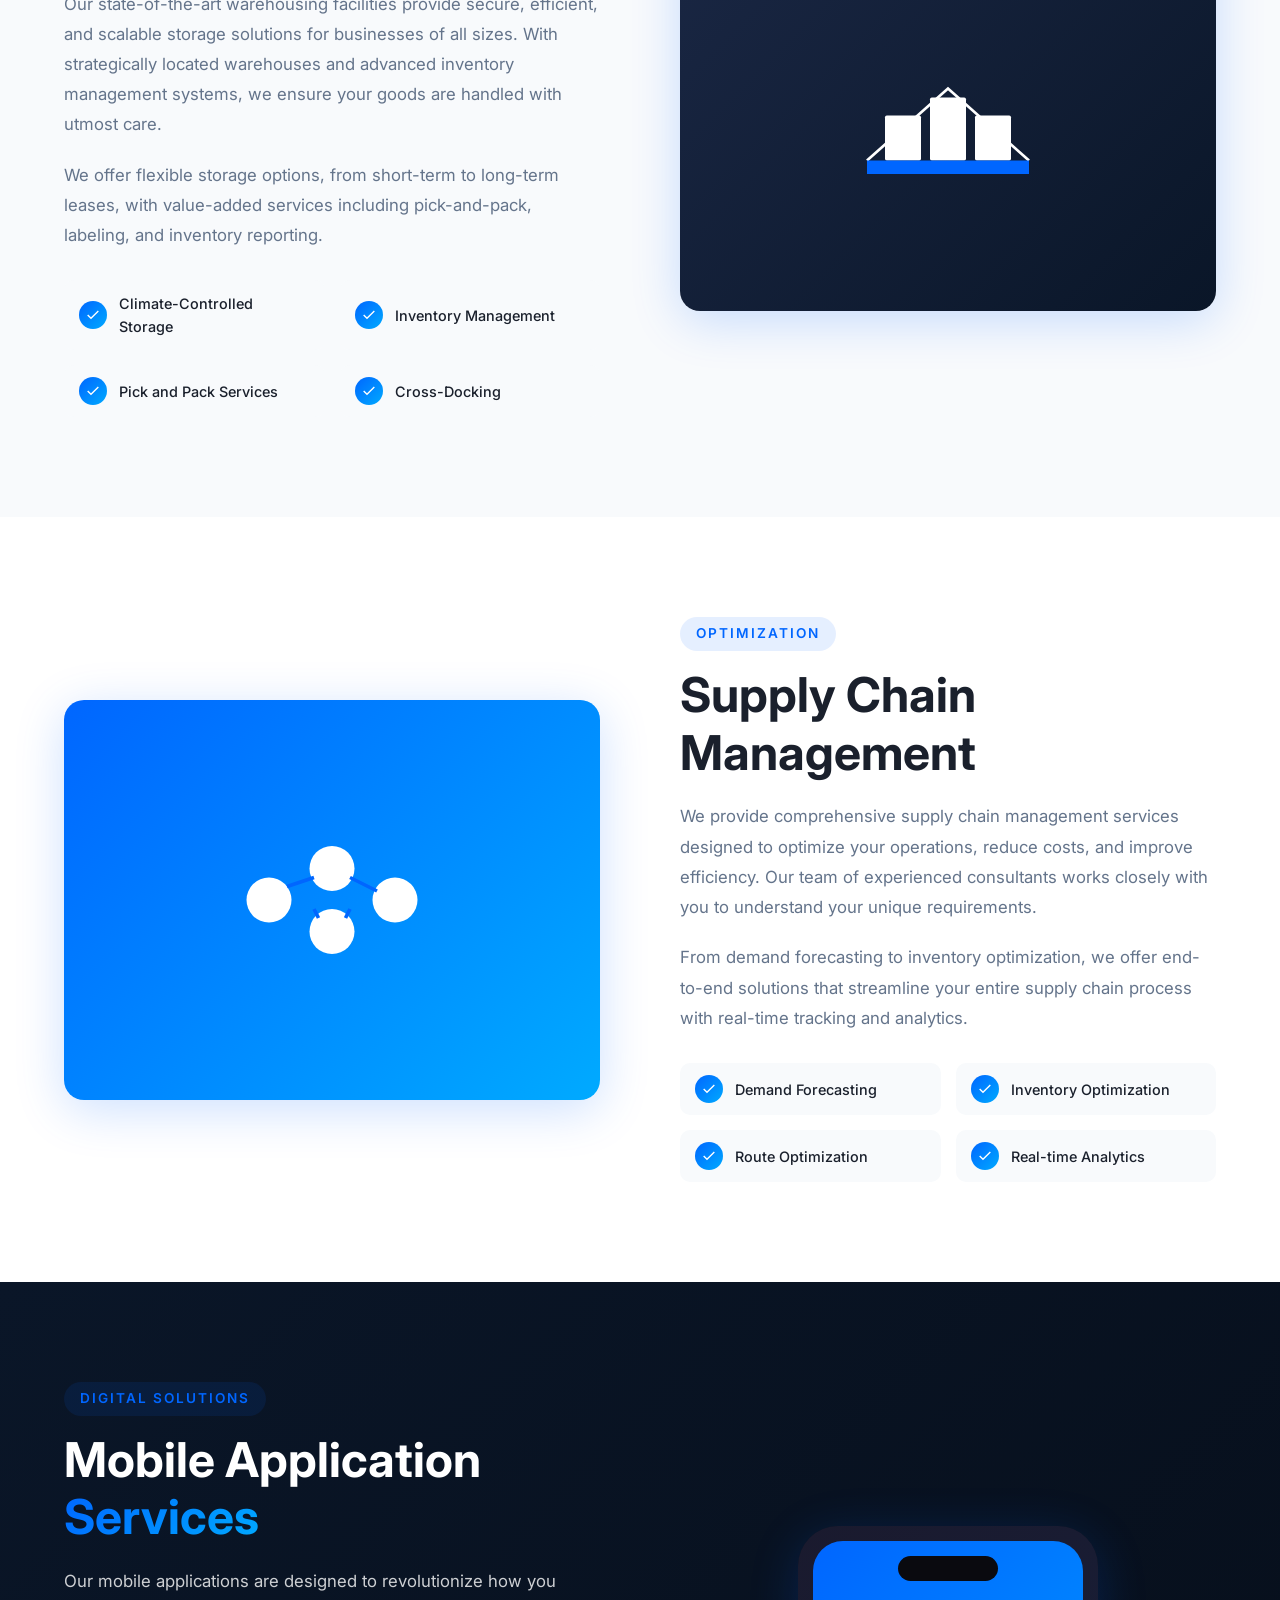
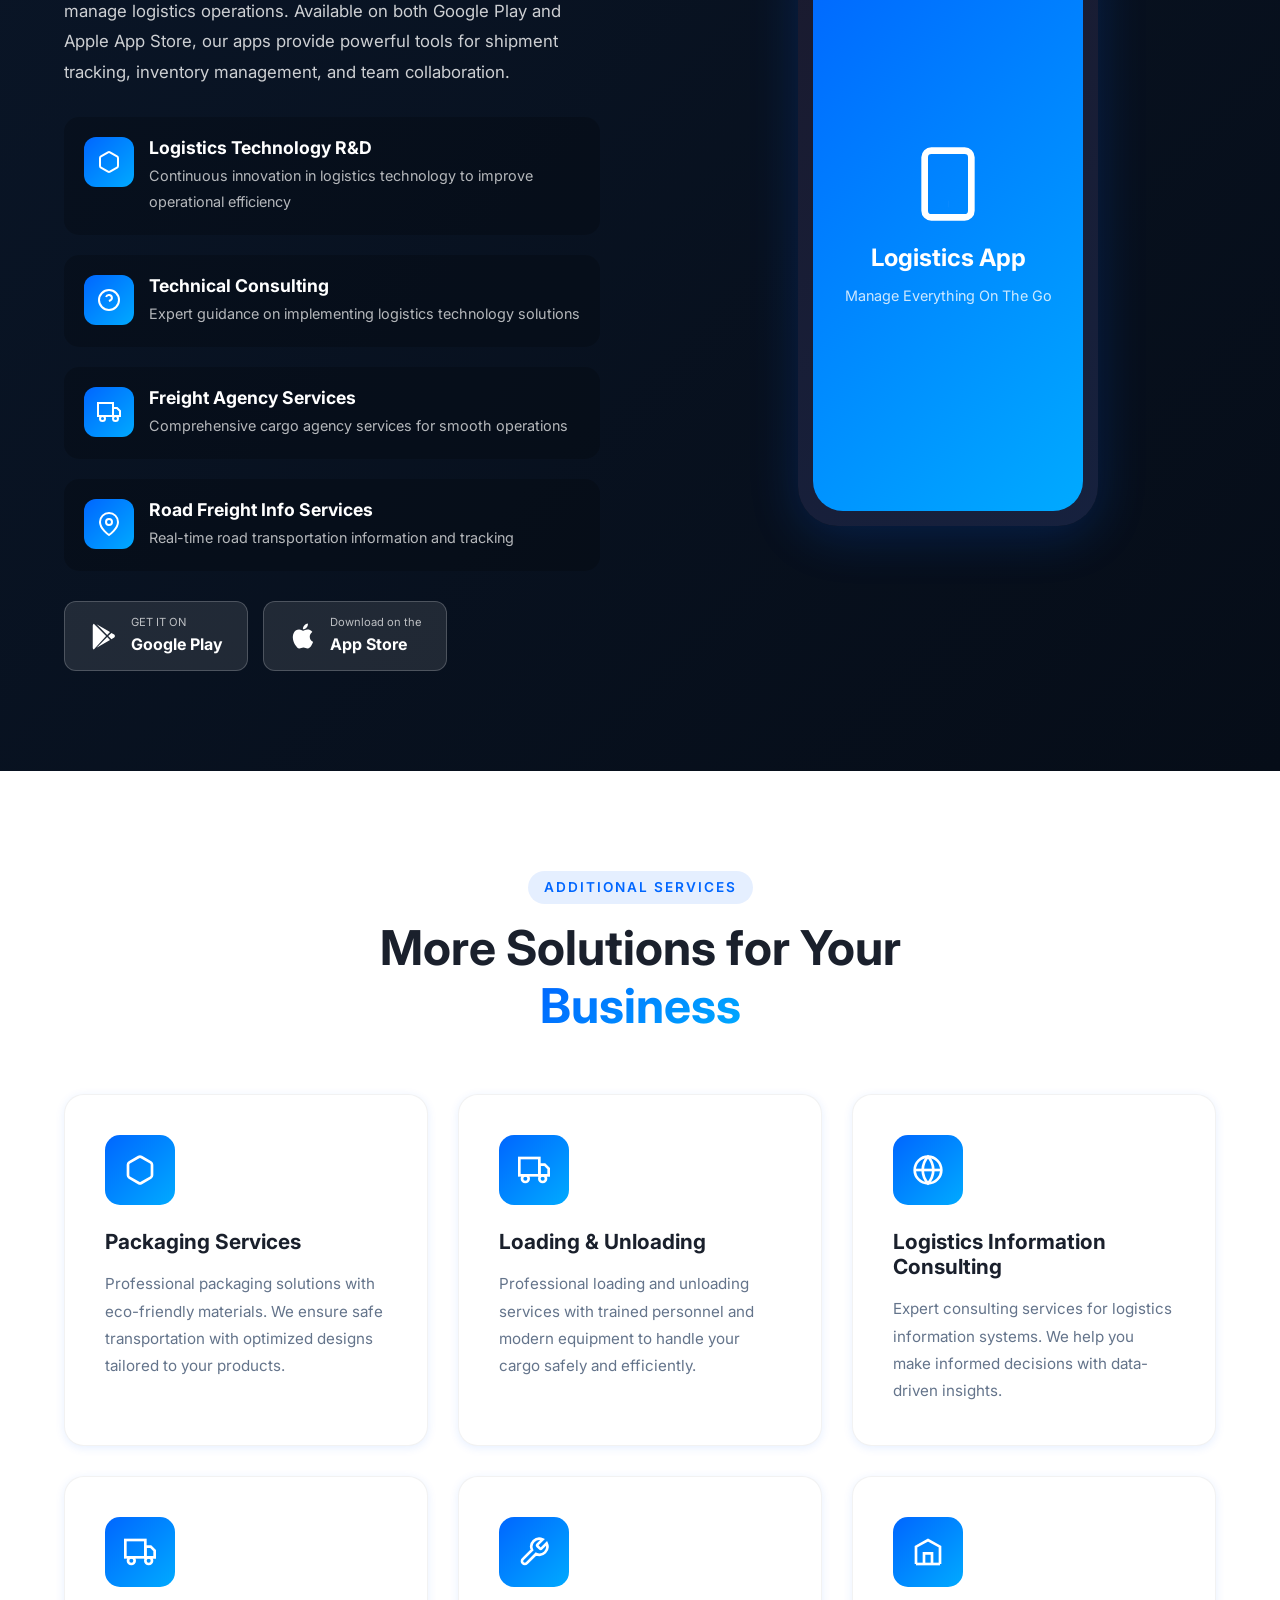
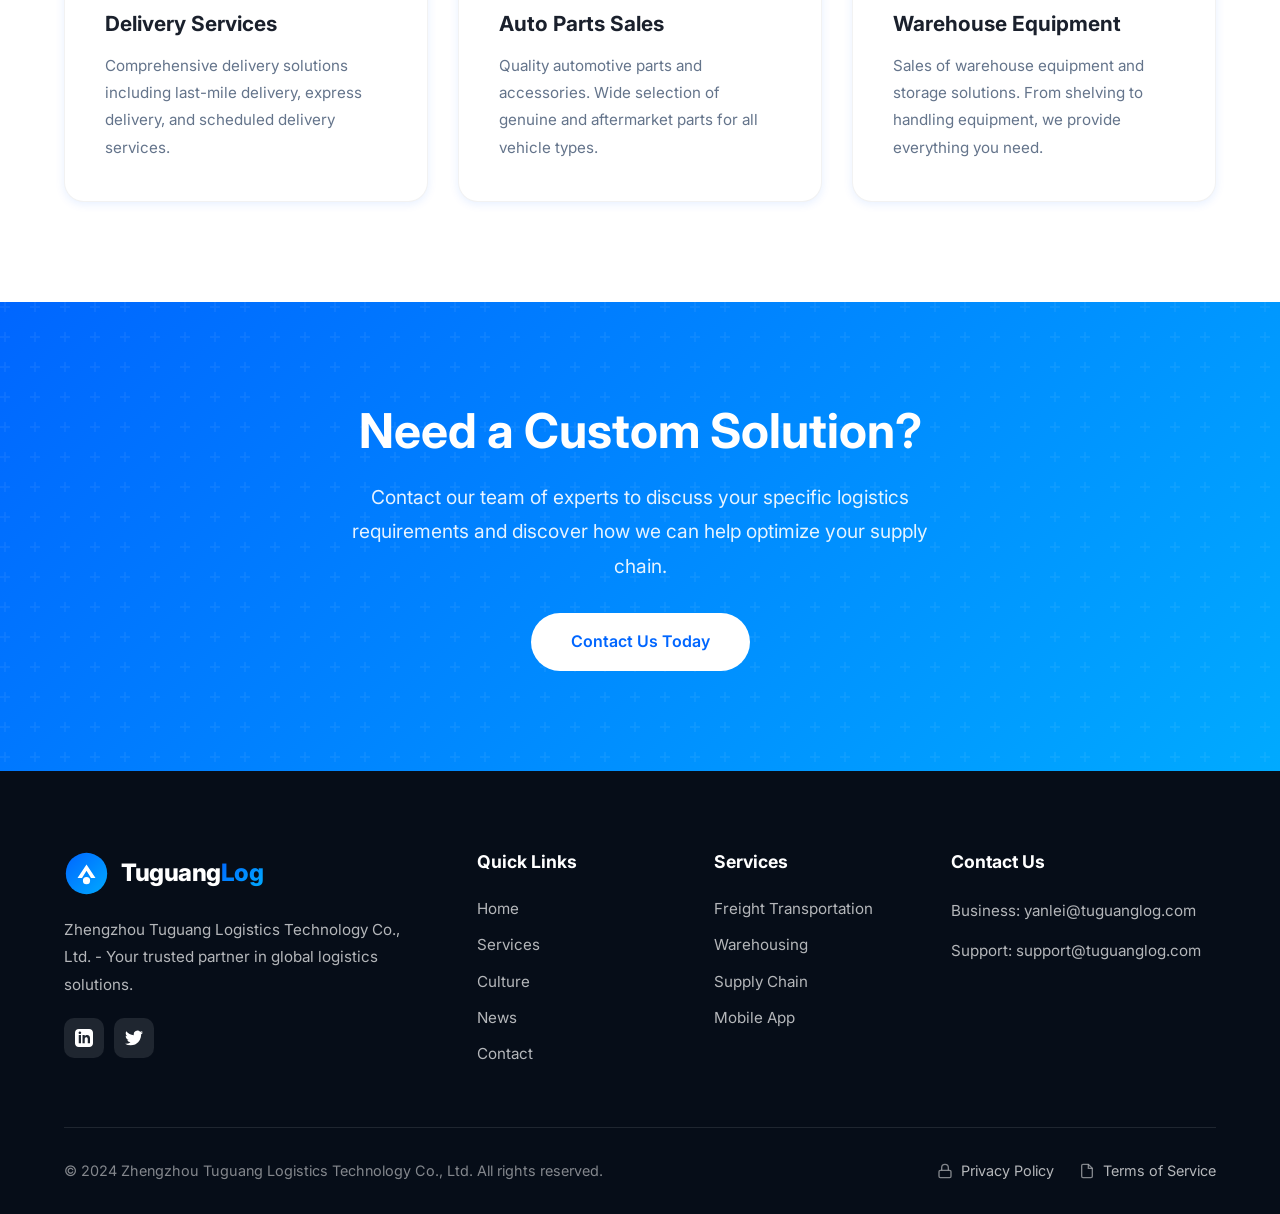
<file: services.html>
<!DOCTYPE html>
<html lang="en">
<head>
    <meta charset="UTF-8">
    <meta name="viewport" content="width=device-width, initial-scale=1.0">
    <meta name="description" content="Tuguang Logistics Services - Comprehensive logistics solutions including freight transportation, warehousing, supply chain management, mobile apps, and more.">
    <meta name="keywords" content="logistics services, freight forwarding, warehousing, supply chain, mobile app, packaging, cargo insurance">
    <meta name="author" content="Zhengzhou Tuguang Logistics Technology Co., Ltd.">
    <meta name="robots" content="index, follow">
    <title>Our Services | Tuguang Logistics</title>
    
    <link rel="canonical" href="https://tuguanglog.com/services.html">
    <link rel="preconnect" href="https://fonts.googleapis.com">
    <link rel="preconnect" href="https://fonts.gstatic.com" crossorigin>
    <link href="https://fonts.googleapis.com/css2?family=Inter:wght@300;400;500;600;700;800&display=swap" rel="stylesheet">
    <link rel="stylesheet" href="css/style.css">
    <link rel="stylesheet" href="css/animations.css">
    <link rel="icon" type="image/svg+xml" href="images/logo.svg">
</head>
<body>
    <header class="header">
        <div class="container">
            <a href="index.html" class="logo">
                <svg viewBox="0 0 50 50"><defs><linearGradient id="lg" x1="0%" y1="0%" x2="100%" y2="100%"><stop offset="0%" style="stop-color:#0066ff"/><stop offset="100%" style="stop-color:#00aaff"/></linearGradient></defs><circle cx="25" cy="25" r="23" fill="url(#lg)"/><path d="M15 30 L25 15 L35 30 L30 30 L25 22 L20 30 Z" fill="white"/><circle cx="25" cy="33" r="4" fill="white"/></svg>
                <span class="logo-text">Tuguang<span>Log</span></span>
            </a>
            <nav class="nav-menu">
                <a href="index.html" class="nav-link">Home</a>
                <a href="services.html" class="nav-link active">Services</a>
                <a href="culture.html" class="nav-link">Culture</a>
                <a href="news.html" class="nav-link">News</a>
                <a href="contact.html" class="nav-link">Contact</a>
            </nav>
            <button class="mobile-menu-btn"><span></span><span></span><span></span></button>
        </div>
    </header>

    <section class="hero" style="min-height: 60vh;">
        <div class="container">
            <div class="hero-content">
                <div class="hero-badge">Our Services</div>
                <h1 class="hero-title">Comprehensive <span class="text-gradient">Logistics Solutions</span></h1>
                <p class="hero-description">From traditional logistics services to innovative mobile applications, we provide end-to-end solutions tailored to your business needs. Our services cover every aspect of the supply chain.</p>
            </div>
        </div>
    </section>

    <section class="section" id="freight">
        <div class="container">
            <div class="about-grid">
                <div class="about-image reveal-left">
                    <div class="about-image-main" style="background: linear-gradient(135deg, var(--primary-color) 0%, var(--secondary-color) 100%); height: 400px; display: flex; align-items: center; justify-content: center;">
                        <svg viewBox="0 0 200 200" width="150" height="150"><rect x="20" y="60" width="100" height="80" fill="white" rx="5"/><polygon points="120 80 150 80 170 110 170 140 120 140" fill="white"/><circle cx="50" cy="150" r="20" fill="white"/><circle cx="140" cy="150" r="20" fill="white"/><rect x="40" y="80" width="30" height="25" fill="#0066ff" rx="2"/></svg>
                    </div>
                </div>
                <div class="about-content reveal-right">
                    <span class="section-badge">Transportation</span>
                    <h2>Freight Transportation Services</h2>
                    <p>Our comprehensive freight transportation services cover multiple modes of transport including road, rail, air, and sea. We have established reliable partnerships with major carriers worldwide to ensure your cargo reaches its destination safely and on time.</p>
                    <p>Whether you need to ship a single pallet or a full container, our team of logistics experts will design the most efficient routing and transport solution for your specific requirements.</p>
                    <div class="about-features">
                        <div class="about-feature">
                            <div class="about-feature-icon"><svg xmlns="http://www.w3.org/2000/svg" width="20" height="20" viewBox="0 0 24 24" fill="none" stroke="currentColor" stroke-width="2"><polyline points="20 6 9 17 4 12"/></svg></div>
                            <span>Road Transportation</span>
                        </div>
                        <div class="about-feature">
                            <div class="about-feature-icon"><svg xmlns="http://www.w3.org/2000/svg" width="20" height="20" viewBox="0 0 24 24" fill="none" stroke="currentColor" stroke-width="2"><polyline points="20 6 9 17 4 12"/></svg></div>
                            <span>Rail Freight Services</span>
                        </div>
                        <div class="about-feature">
                            <div class="about-feature-icon"><svg xmlns="http://www.w3.org/2000/svg" width="20" height="20" viewBox="0 0 24 24" fill="none" stroke="currentColor" stroke-width="2"><polyline points="20 6 9 17 4 12"/></svg></div>
                            <span>Air Cargo Solutions</span>
                        </div>
                        <div class="about-feature">
                            <div class="about-feature-icon"><svg xmlns="http://www.w3.org/2000/svg" width="20" height="20" viewBox="0 0 24 24" fill="none" stroke="currentColor" stroke-width="2"><polyline points="20 6 9 17 4 12"/></svg></div>
                            <span>Ocean Freight Forwarding</span>
                        </div>
                    </div>
                </div>
            </div>
        </div>
    </section>

    <section class="section section-light" id="warehousing">
        <div class="container">
            <div class="about-grid" style="direction: rtl;">
                <div class="about-image reveal-right" style="direction: ltr;">
                    <div class="about-image-main" style="background: linear-gradient(135deg, #1a2744 0%, #0a1628 100%); height: 400px; display: flex; align-items: center; justify-content: center;">
                        <svg viewBox="0 0 200 150" width="180" height="150"><path d="M10 130 L100 50 L190 130" fill="none" stroke="white" stroke-width="3"/><rect x="30" y="80" width="40" height="50" fill="white" rx="2"/><rect x="80" y="60" width="40" height="70" fill="white" rx="2"/><rect x="130" y="80" width="40" height="50" fill="white" rx="2"/><rect x="10" y="130" width="180" height="15" fill="#0066ff"/></svg>
                    </div>
                </div>
                <div class="about-content reveal-left" style="direction: ltr;">
                    <span class="section-badge">Storage Solutions</span>
                    <h2>Warehousing & Distribution</h2>
                    <p>Our state-of-the-art warehousing facilities provide secure, efficient, and scalable storage solutions for businesses of all sizes. With strategically located warehouses and advanced inventory management systems, we ensure your goods are handled with utmost care.</p>
                    <p>We offer flexible storage options, from short-term to long-term leases, with value-added services including pick-and-pack, labeling, and inventory reporting.</p>
                    <div class="about-features">
                        <div class="about-feature">
                            <div class="about-feature-icon"><svg xmlns="http://www.w3.org/2000/svg" width="20" height="20" viewBox="0 0 24 24" fill="none" stroke="currentColor" stroke-width="2"><polyline points="20 6 9 17 4 12"/></svg></div>
                            <span>Climate-Controlled Storage</span>
                        </div>
                        <div class="about-feature">
                            <div class="about-feature-icon"><svg xmlns="http://www.w3.org/2000/svg" width="20" height="20" viewBox="0 0 24 24" fill="none" stroke="currentColor" stroke-width="2"><polyline points="20 6 9 17 4 12"/></svg></div>
                            <span>Inventory Management</span>
                        </div>
                        <div class="about-feature">
                            <div class="about-feature-icon"><svg xmlns="http://www.w3.org/2000/svg" width="20" height="20" viewBox="0 0 24 24" fill="none" stroke="currentColor" stroke-width="2"><polyline points="20 6 9 17 4 12"/></svg></div>
                            <span>Pick and Pack Services</span>
                        </div>
                        <div class="about-feature">
                            <div class="about-feature-icon"><svg xmlns="http://www.w3.org/2000/svg" width="20" height="20" viewBox="0 0 24 24" fill="none" stroke="currentColor" stroke-width="2"><polyline points="20 6 9 17 4 12"/></svg></div>
                            <span>Cross-Docking</span>
                        </div>
                    </div>
                </div>
            </div>
        </div>
    </section>

    <section class="section" id="supply-chain">
        <div class="container">
            <div class="about-grid">
                <div class="about-image reveal-left">
                    <div class="about-image-main" style="background: linear-gradient(135deg, var(--primary-color) 0%, #00aaff 100%); height: 400px; display: flex; align-items: center; justify-content: center;">
                        <svg viewBox="0 0 200 150" width="180" height="150"><circle cx="30" cy="75" r="25" fill="white"/><circle cx="100" cy="40" r="25" fill="white"/><circle cx="170" cy="75" r="25" fill="white"/><circle cx="100" cy="110" r="25" fill="white"/><line x1="50" y1="60" x2="80" y2="50" stroke="#0066ff" stroke-width="4"/><line x1="120" y1="50" x2="150" y2="65" stroke="#0066ff" stroke-width="4"/><line x1="80" y1="85" x2="85" y2="95" stroke="#0066ff" stroke-width="4"/><line x1="115" y1="95" x2="120" y2="85" stroke="#0066ff" stroke-width="4"/></svg>
                    </div>
                </div>
                <div class="about-content reveal-right">
                    <span class="section-badge">Optimization</span>
                    <h2>Supply Chain Management</h2>
                    <p>We provide comprehensive supply chain management services designed to optimize your operations, reduce costs, and improve efficiency. Our team of experienced consultants works closely with you to understand your unique requirements.</p>
                    <p>From demand forecasting to inventory optimization, we offer end-to-end solutions that streamline your entire supply chain process with real-time tracking and analytics.</p>
                    <div class="about-features">
                        <div class="about-feature">
                            <div class="about-feature-icon"><svg xmlns="http://www.w3.org/2000/svg" width="20" height="20" viewBox="0 0 24 24" fill="none" stroke="currentColor" stroke-width="2"><polyline points="20 6 9 17 4 12"/></svg></div>
                            <span>Demand Forecasting</span>
                        </div>
                        <div class="about-feature">
                            <div class="about-feature-icon"><svg xmlns="http://www.w3.org/2000/svg" width="20" height="20" viewBox="0 0 24 24" fill="none" stroke="currentColor" stroke-width="2"><polyline points="20 6 9 17 4 12"/></svg></div>
                            <span>Inventory Optimization</span>
                        </div>
                        <div class="about-feature">
                            <div class="about-feature-icon"><svg xmlns="http://www.w3.org/2000/svg" width="20" height="20" viewBox="0 0 24 24" fill="none" stroke="currentColor" stroke-width="2"><polyline points="20 6 9 17 4 12"/></svg></div>
                            <span>Route Optimization</span>
                        </div>
                        <div class="about-feature">
                            <div class="about-feature-icon"><svg xmlns="http://www.w3.org/2000/svg" width="20" height="20" viewBox="0 0 24 24" fill="none" stroke="currentColor" stroke-width="2"><polyline points="20 6 9 17 4 12"/></svg></div>
                            <span>Real-time Analytics</span>
                        </div>
                    </div>
                </div>
            </div>
        </div>
    </section>

    <section class="section section-dark" id="mobile-app">
        <div class="container">
            <div class="app-content">
                <div class="app-info reveal-left">
                    <span class="section-badge">Digital Solutions</span>
                    <h2 class="app-title">Mobile Application <span class="text-gradient">Services</span></h2>
                    <p class="app-description">Our mobile applications are designed to revolutionize how you manage logistics operations. Available on both Google Play and Apple App Store, our apps provide powerful tools for shipment tracking, inventory management, and team collaboration.</p>
                    
                    <div class="app-features">
                        <div class="app-feature">
                            <div class="app-feature-icon"><svg xmlns="http://www.w3.org/2000/svg" width="24" height="24" viewBox="0 0 24 24" fill="none" stroke="currentColor" stroke-width="2"><path d="M21 16V8a2 2 0 0 0-1-1.73l-7-4a2 2 0 0 0-2 0l-7 4A2 2 0 0 0 3 8v8a2 2 0 0 0 1 1.73l7 4a2 2 0 0 0 2 0l7-4A2 2 0 0 0 21 16z"/></svg></div>
                            <div class="app-feature-text">
                                <h4>Logistics Technology R&D</h4>
                                <p>Continuous innovation in logistics technology to improve operational efficiency</p>
                            </div>
                        </div>
                        <div class="app-feature">
                            <div class="app-feature-icon"><svg xmlns="http://www.w3.org/2000/svg" width="24" height="24" viewBox="0 0 24 24" fill="none" stroke="currentColor" stroke-width="2"><circle cx="12" cy="12" r="10"/><path d="M9.09 9a3 3 0 0 1 5.83 1c0 2-3 3-3 3"/><line x1="12" y1="17" x2="12.01" y2="17"/></svg></div>
                            <div class="app-feature-text">
                                <h4>Technical Consulting</h4>
                                <p>Expert guidance on implementing logistics technology solutions</p>
                            </div>
                        </div>
                        <div class="app-feature">
                            <div class="app-feature-icon"><svg xmlns="http://www.w3.org/2000/svg" width="24" height="24" viewBox="0 0 24 24" fill="none" stroke="currentColor" stroke-width="2"><rect x="1" y="3" width="15" height="13"/><polygon points="16 8 20 8 23 11 23 16 16 16 16 8"/><circle cx="5.5" cy="18.5" r="2.5"/><circle cx="18.5" cy="18.5" r="2.5"/></svg></div>
                            <div class="app-feature-text">
                                <h4>Freight Agency Services</h4>
                                <p>Comprehensive cargo agency services for smooth operations</p>
                            </div>
                        </div>
                        <div class="app-feature">
                            <div class="app-feature-icon"><svg xmlns="http://www.w3.org/2000/svg" width="24" height="24" viewBox="0 0 24 24" fill="none" stroke="currentColor" stroke-width="2"><path d="M21 10c0 7-9 13-9 13s-9-6-9-13a9 9 0 0 1 18 0z"/><circle cx="12" cy="10" r="3"/></svg></div>
                            <div class="app-feature-text">
                                <h4>Road Freight Info Services</h4>
                                <p>Real-time road transportation information and tracking</p>
                            </div>
                        </div>
                    </div>
                    
                    <div class="app-stores">
                        <a href="https://play.google.com/store" class="store-btn" target="_blank" rel="noopener noreferrer">
                            <svg viewBox="0 0 24 24"><path fill="currentColor" d="M3 20.5v-17c0-.59.34-1.11.84-1.35L13.69 12l-9.85 10.85c-.5-.25-.84-.76-.84-1.35zm13.81-5.38L6.05 21.34l8.49-8.49 2.27 2.27zm3.35-4.31c.34.27.59.69.59 1.19s-.22.9-.57 1.18l-2.29 1.32-2.5-2.5 2.5-2.5 2.27 1.31zM6.05 2.66l10.76 6.22-2.27 2.27L6.05 2.66z"/></svg>
                            <div class="store-btn-text"><span>GET IT ON</span><strong>Google Play</strong></div>
                        </a>
                        <a href="https://apps.apple.com" class="store-btn" target="_blank" rel="noopener noreferrer">
                            <svg viewBox="0 0 24 24"><path fill="currentColor" d="M18.71 19.5c-.83 1.24-1.71 2.45-3.05 2.47-1.34.03-1.77-.79-3.29-.79-1.53 0-2 .77-3.27.82-1.31.05-2.3-1.32-3.14-2.53C4.25 17 2.94 12.45 4.7 9.39c.87-1.52 2.43-2.48 4.12-2.51 1.28-.02 2.5.87 3.29.87.78 0 2.26-1.07 3.81-.91.65.03 2.47.26 3.64 1.98-.09.06-2.17 1.28-2.15 3.81.03 3.02 2.65 4.03 2.68 4.04-.03.07-.42 1.44-1.38 2.83M13 3.5c.73-.83 1.94-1.46 2.94-1.5.13 1.17-.34 2.35-1.04 3.19-.69.85-1.83 1.51-2.95 1.42-.15-1.15.41-2.35 1.05-3.11z"/></svg>
                            <div class="store-btn-text"><span>Download on the</span><strong>App Store</strong></div>
                        </a>
                    </div>
                </div>
                <div class="app-visual reveal-right">
                    <div class="phone-mockup">
                        <div class="phone-screen">
                            <svg xmlns="http://www.w3.org/2000/svg" width="80" height="80" viewBox="0 0 24 24" fill="none" stroke="currentColor" stroke-width="2"><rect x="5" y="2" width="14" height="20" rx="2" ry="2"/><line x1="12" y1="18" x2="12.01" y2="18"/></svg>
                            <h4>Logistics App</h4>
                            <p>Manage Everything On The Go</p>
                        </div>
                    </div>
                </div>
            </div>
        </div>
    </section>

    <section class="section" id="packaging">
        <div class="container">
            <div class="section-header reveal">
                <span class="section-badge">Additional Services</span>
                <h2 class="section-title">More Solutions for Your <span class="text-gradient">Business</span></h2>
            </div>
            <div class="services-grid">
                <article class="service-card reveal">
                    <div class="service-icon"><svg xmlns="http://www.w3.org/2000/svg" width="32" height="32" viewBox="0 0 24 24" fill="none" stroke="currentColor" stroke-width="2"><path d="M21 16V8a2 2 0 0 0-1-1.73l-7-4a2 2 0 0 0-2 0l-7 4A2 2 0 0 0 3 8v8a2 2 0 0 0 1 1.73l7 4a2 2 0 0 0 2 0l7-4A2 2 0 0 0 21 16z"/></svg></div>
                    <h3 class="service-title">Packaging Services</h3>
                    <p class="service-description">Professional packaging solutions with eco-friendly materials. We ensure safe transportation with optimized designs tailored to your products.</p>
                </article>
                <article class="service-card reveal">
                    <div class="service-icon"><svg xmlns="http://www.w3.org/2000/svg" width="32" height="32" viewBox="0 0 24 24" fill="none" stroke="currentColor" stroke-width="2"><rect x="1" y="3" width="15" height="13"/><polygon points="16 8 20 8 23 11 23 16 16 16 16 8"/><circle cx="5.5" cy="18.5" r="2.5"/><circle cx="18.5" cy="18.5" r="2.5"/></svg></div>
                    <h3 class="service-title">Loading & Unloading</h3>
                    <p class="service-description">Professional loading and unloading services with trained personnel and modern equipment to handle your cargo safely and efficiently.</p>
                </article>
                <article class="service-card reveal">
                    <div class="service-icon"><svg xmlns="http://www.w3.org/2000/svg" width="32" height="32" viewBox="0 0 24 24" fill="none" stroke="currentColor" stroke-width="2"><circle cx="12" cy="12" r="10"/><line x1="2" y1="12" x2="22" y2="12"/><path d="M12 2a15.3 15.3 0 0 1 4 10 15.3 15.3 0 0 1-4 10 15.3 15.3 0 0 1-4-10 15.3 15.3 0 0 1 4-10z"/></svg></div>
                    <h3 class="service-title">Logistics Information Consulting</h3>
                    <p class="service-description">Expert consulting services for logistics information systems. We help you make informed decisions with data-driven insights.</p>
                </article>
                <article class="service-card reveal">
                    <div class="service-icon"><svg xmlns="http://www.w3.org/2000/svg" width="32" height="32" viewBox="0 0 24 24" fill="none" stroke="currentColor" stroke-width="2"><rect x="1" y="3" width="15" height="13"/><polygon points="16 8 20 8 23 11 23 16 16 16 16 8"/><circle cx="5.5" cy="18.5" r="2.5"/><circle cx="18.5" cy="18.5" r="2.5"/></svg></div>
                    <h3 class="service-title">Delivery Services</h3>
                    <p class="service-description">Comprehensive delivery solutions including last-mile delivery, express delivery, and scheduled delivery services.</p>
                </article>
                <article class="service-card reveal">
                    <div class="service-icon"><svg xmlns="http://www.w3.org/2000/svg" width="32" height="32" viewBox="0 0 24 24" fill="none" stroke="currentColor" stroke-width="2"><path d="M14.7 6.3a1 1 0 0 0 0 1.4l1.6 1.6a1 1 0 0 0 1.4 0l3.77-3.77a6 6 0 0 1-7.94 7.94l-6.91 6.91a2.12 2.12 0 0 1-3-3l6.91-6.91a6 6 0 0 1 7.94-7.94l-3.76 3.76z"/></svg></div>
                    <h3 class="service-title">Auto Parts Sales</h3>
                    <p class="service-description">Quality automotive parts and accessories. Wide selection of genuine and aftermarket parts for all vehicle types.</p>
                </article>
                <article class="service-card reveal">
                    <div class="service-icon"><svg xmlns="http://www.w3.org/2000/svg" width="32" height="32" viewBox="0 0 24 24" fill="none" stroke="currentColor" stroke-width="2"><path d="M3 21V8l9-5 9 5v13"/><path d="M3 21h18"/><path d="M9 21V13h6v8"/></svg></div>
                    <h3 class="service-title">Warehouse Equipment</h3>
                    <p class="service-description">Sales of warehouse equipment and storage solutions. From shelving to handling equipment, we provide everything you need.</p>
                </article>
            </div>
        </div>
    </section>

    <section class="cta-section">
        <div class="container">
            <div class="cta-content reveal">
                <h2 class="cta-title">Need a Custom Solution?</h2>
                <p class="cta-description">Contact our team of experts to discuss your specific logistics requirements and discover how we can help optimize your supply chain.</p>
                <div class="cta-buttons">
                    <a href="contact.html" class="btn btn-white">Contact Us Today</a>
                </div>
            </div>
        </div>
    </section>

    <footer class="footer">
        <div class="container">
            <div class="footer-grid">
                <div class="footer-brand">
                    <a href="index.html" class="logo">
                        <svg viewBox="0 0 50 50"><defs><linearGradient id="flg" x1="0%" y1="0%" x2="100%" y2="100%"><stop offset="0%" style="stop-color:#0066ff"/><stop offset="100%" style="stop-color:#00aaff"/></linearGradient></defs><circle cx="25" cy="25" r="23" fill="url(#flg)"/><path d="M15 30 L25 15 L35 30 L30 30 L25 22 L20 30 Z" fill="white"/><circle cx="25" cy="33" r="4" fill="white"/></svg>
                        <span class="logo-text">Tuguang<span>Log</span></span>
                    </a>
                    <p>Zhengzhou Tuguang Logistics Technology Co., Ltd. - Your trusted partner in global logistics solutions.</p>
                    <div class="footer-social">
                        <a href="https://www.linkedin.com/company/tuguanglog" target="_blank" rel="noopener noreferrer" aria-label="LinkedIn"><svg viewBox="0 0 24 24"><path fill="currentColor" d="M19 0h-14c-2.761 0-5 2.239-5 5v14c0 2.761 2.239 5 5 5h14c2.762 0 5-2.239 5-5v-14c0-2.761-2.238-5-5-5zm-11 19h-3v-11h3v11zm-1.5-12.268c-.966 0-1.75-.79-1.75-1.764s.784-1.764 1.75-1.764 1.75.79 1.75 1.764-.783 1.764-1.75 1.764zm13.5 12.268h-3v-5.604c0-3.368-4-3.113-4 0v5.604h-3v-11h3v1.765c1.396-2.586 7-2.777 7 2.476v6.759z"/></svg></a>
                        <a href="https://twitter.com/tuguanglog" target="_blank" rel="noopener noreferrer" aria-label="Twitter"><svg viewBox="0 0 24 24"><path fill="currentColor" d="M23.953 4.57a10 10 0 01-2.825.775 4.958 4.958 0 002.163-2.723c-.951.555-2.005.959-3.127 1.184a4.92 4.92 0 00-8.384 4.482C7.69 8.095 4.067 6.13 1.64 3.162a4.822 4.822 0 00-.666 2.475c0 1.71.87 3.213 2.188 4.096a4.904 4.904 0 01-2.228-.616v.06a4.923 4.923 0 003.946 4.827 4.996 4.996 0 01-2.212.085 4.936 4.936 0 004.604 3.417 9.867 9.867 0 01-6.102 2.105c-.39 0-.779-.023-1.17-.067a13.995 13.995 0 007.557 2.209c9.053 0 13.998-7.496 13.998-13.985 0-.21 0-.42-.015-.63A9.935 9.935 0 0024 4.59z"/></svg></a>
                    </div>
                </div>
                <div class="footer-column">
                    <h4>Quick Links</h4>
                    <nav class="footer-links">
                        <a href="index.html">Home</a>
                        <a href="services.html">Services</a>
                        <a href="culture.html">Culture</a>
                        <a href="news.html">News</a>
                        <a href="contact.html">Contact</a>
                    </nav>
                </div>
                <div class="footer-column">
                    <h4>Services</h4>
                    <nav class="footer-links">
                        <a href="services.html#freight">Freight Transportation</a>
                        <a href="services.html#warehousing">Warehousing</a>
                        <a href="services.html#supply-chain">Supply Chain</a>
                        <a href="services.html#mobile-app">Mobile App</a>
                    </nav>
                </div>
                <div class="footer-column">
                    <h4>Contact Us</h4>
                    <div class="footer-links">
                        <p style="color: rgba(255,255,255,0.7); font-size: 0.95rem;">Business: yanlei@tuguanglog.com</p>
                        <p style="color: rgba(255,255,255,0.7); font-size: 0.95rem;">Support: support@tuguanglog.com</p>
                    </div>
                </div>
            </div>
            <div class="footer-bottom">
                <p class="footer-copyright">&copy; 2024 Zhengzhou Tuguang Logistics Technology Co., Ltd. All rights reserved.</p>
                <nav class="footer-legal">
                    <a href="privacy-policy.html"><svg xmlns="http://www.w3.org/2000/svg" width="16" height="16" viewBox="0 0 24 24" fill="none" stroke="currentColor" stroke-width="2"><rect x="3" y="11" width="18" height="11" rx="2" ry="2"/><path d="M7 11V7a5 5 0 0 1 10 0v4"/></svg>Privacy Policy</a>
                    <a href="terms-of-service.html"><svg xmlns="http://www.w3.org/2000/svg" width="16" height="16" viewBox="0 0 24 24" fill="none" stroke="currentColor" stroke-width="2"><path d="M14 2H6a2 2 0 0 0-2 2v16a2 2 0 0 0 2 2h12a2 2 0 0 0 2-2V8z"/><polyline points="14 2 14 8 20 8"/></svg>Terms of Service</a>
                </nav>
            </div>
        </div>
    </footer>
    <script src="js/main.js"></script>
</body>
</html>
</file>
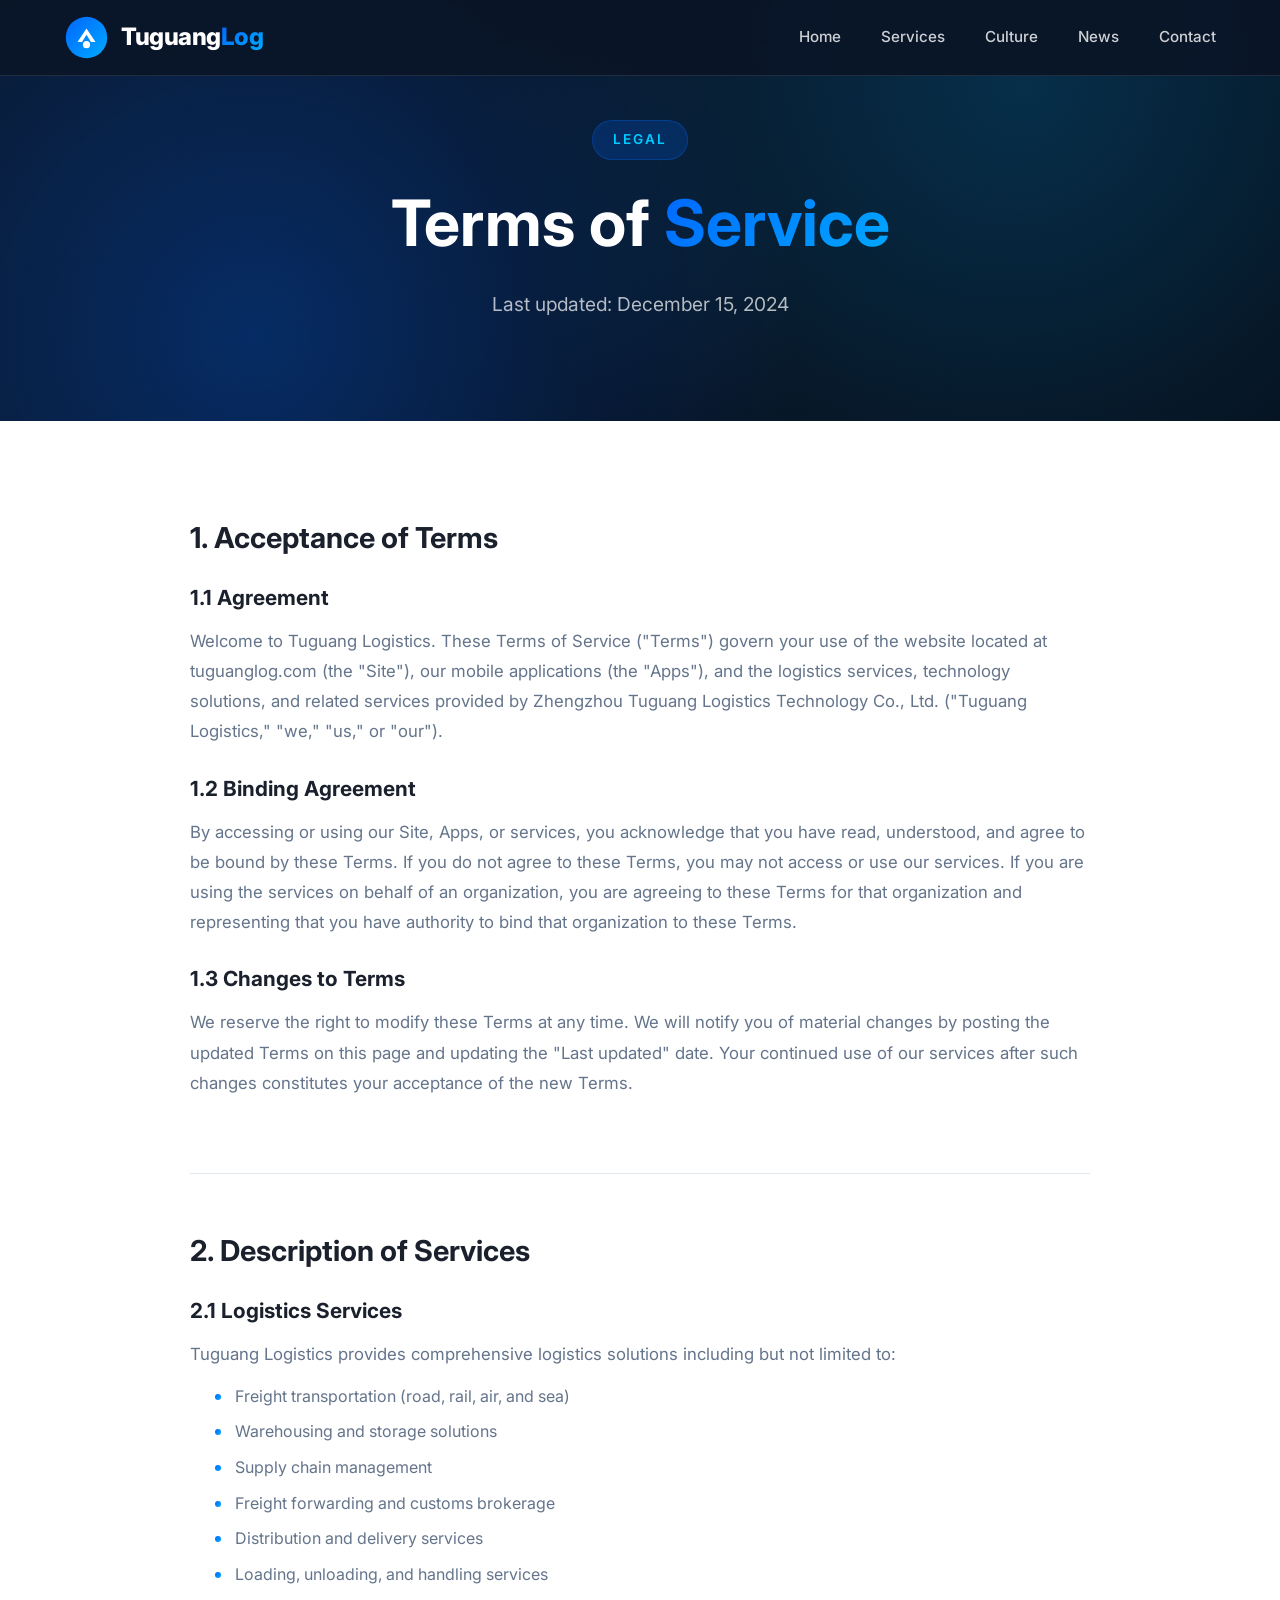
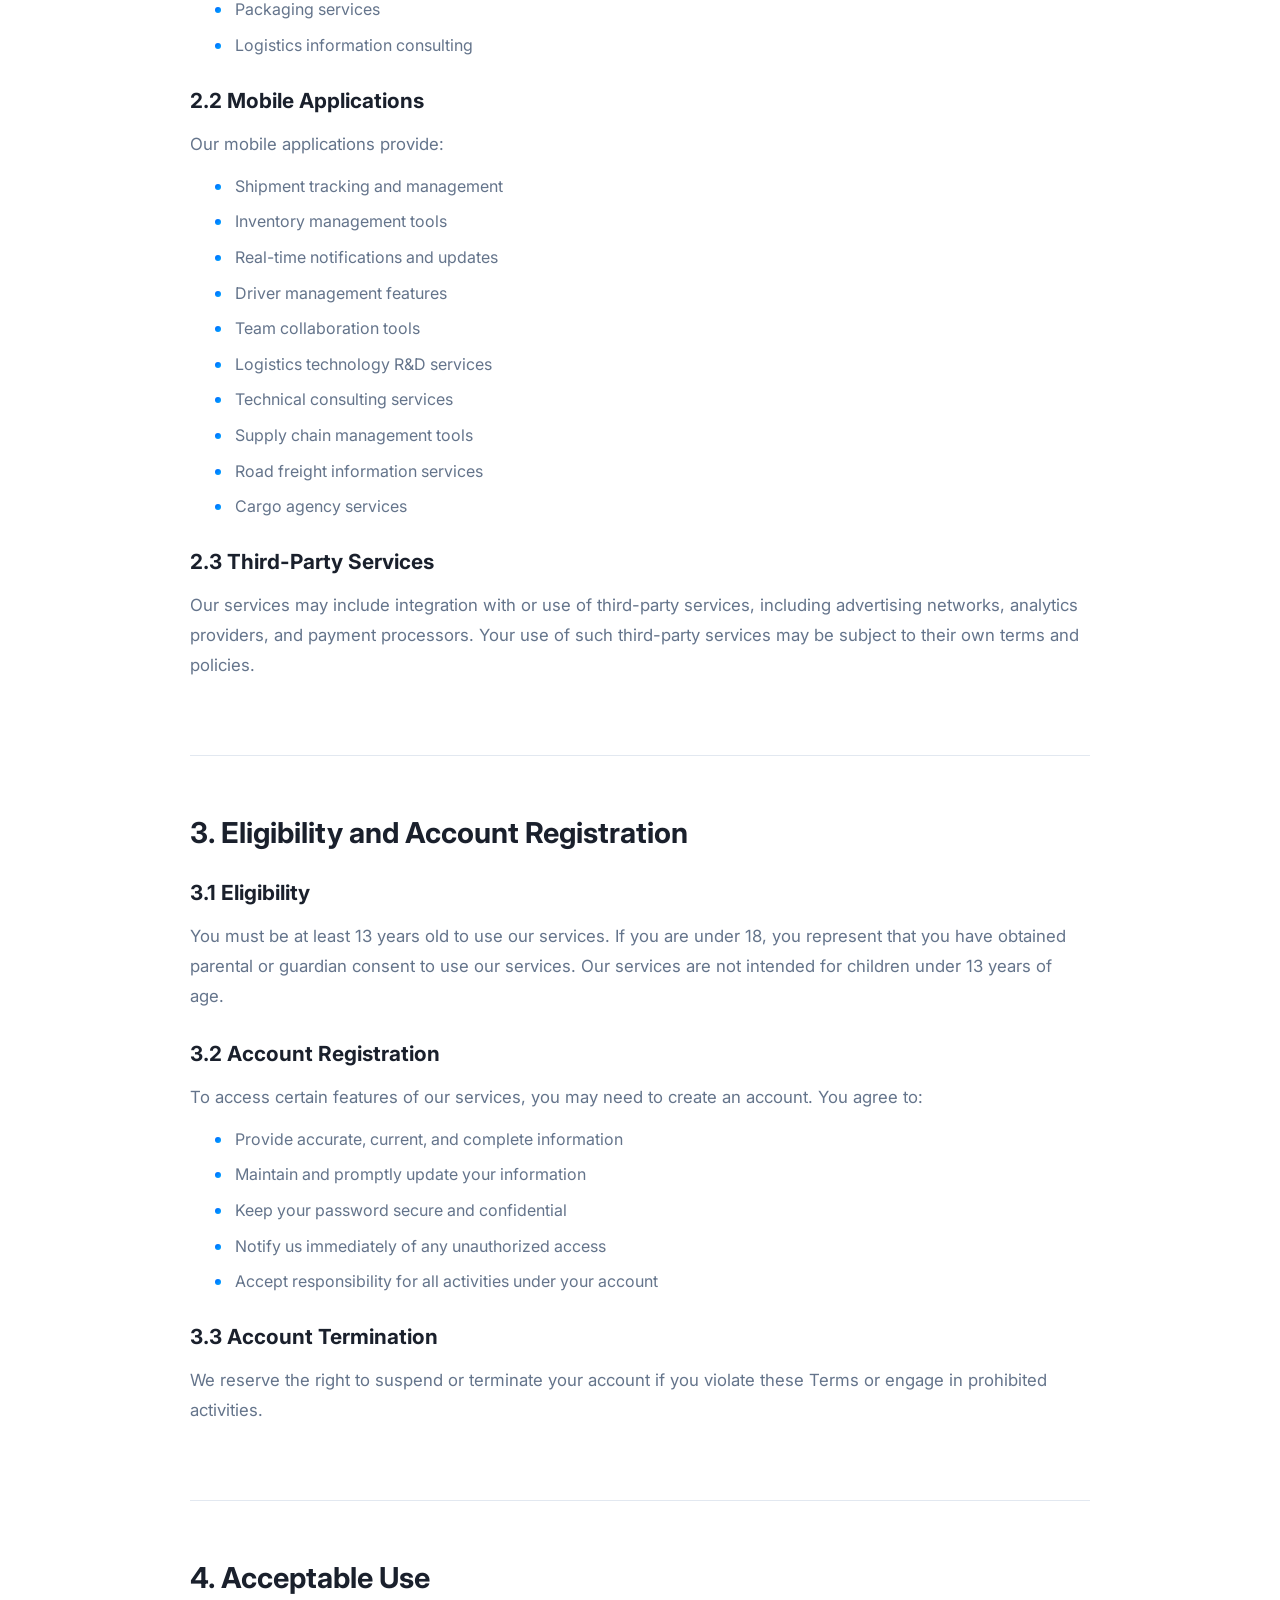
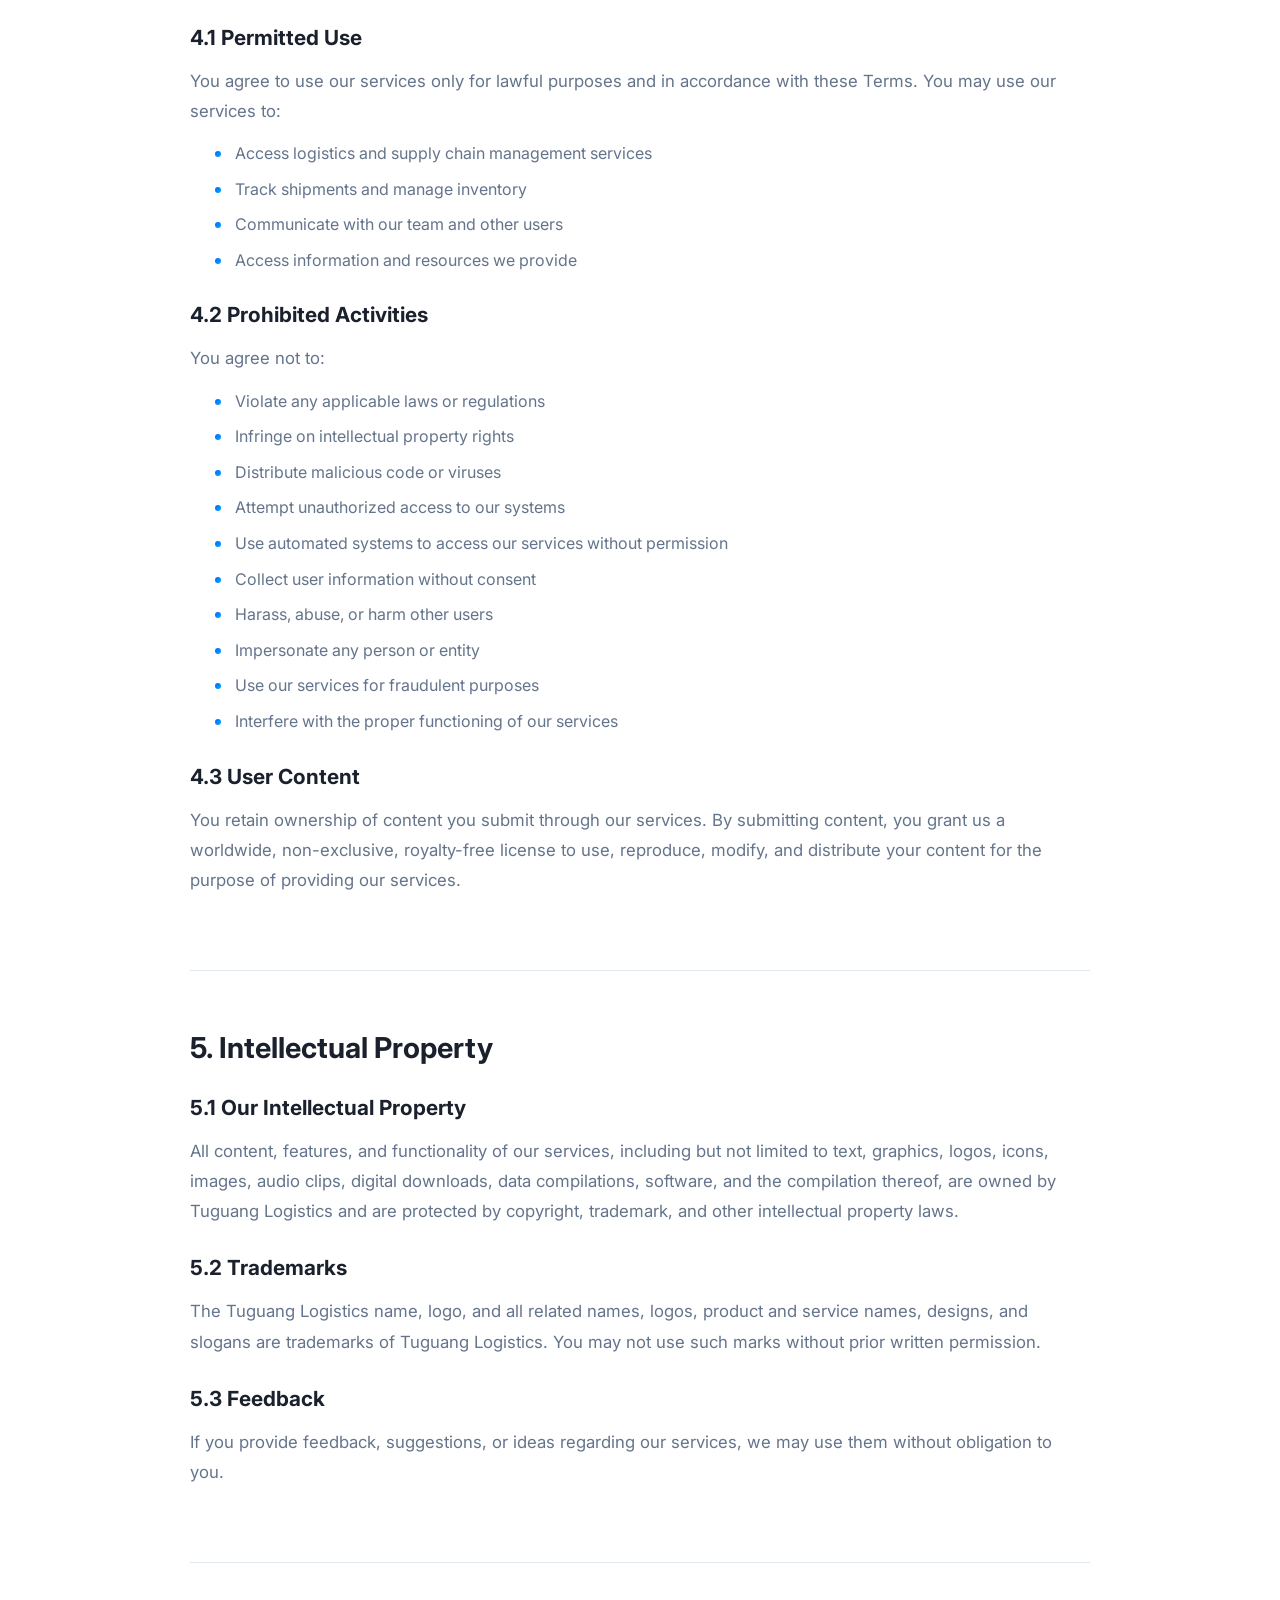
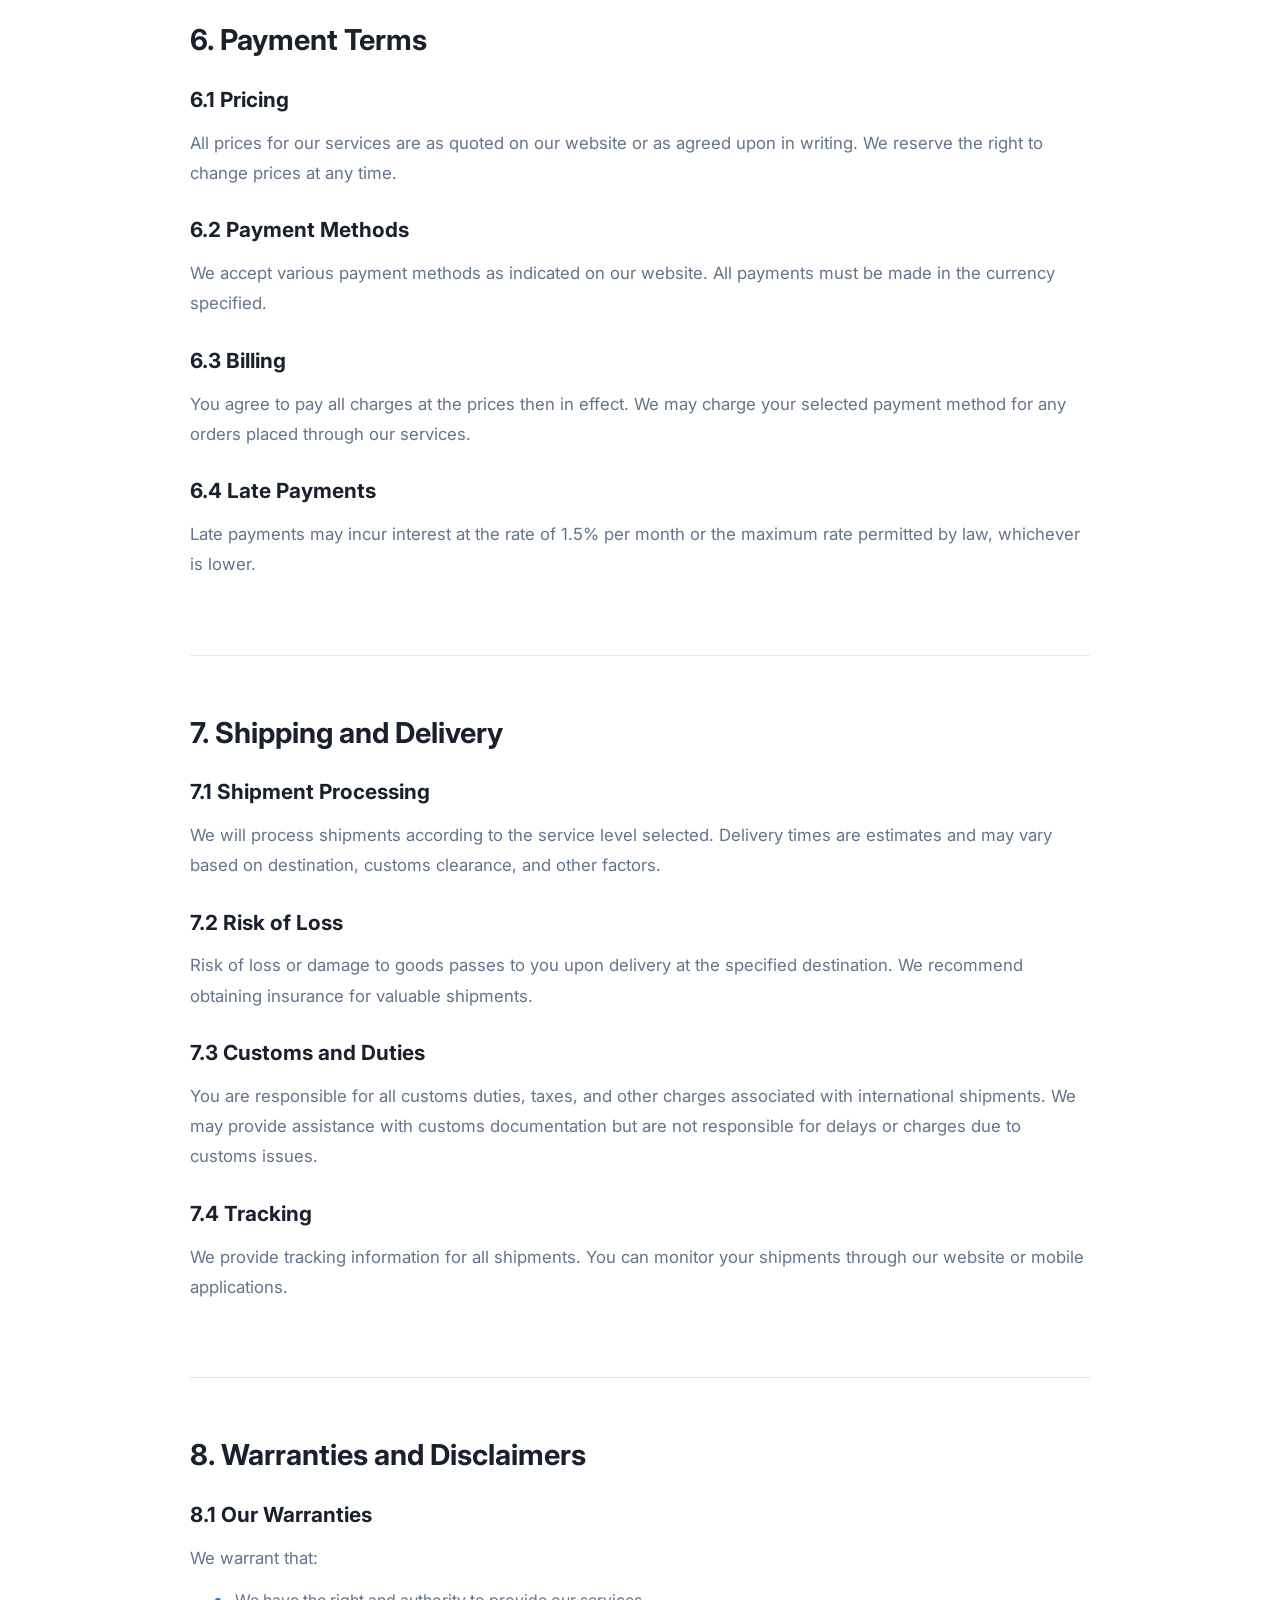
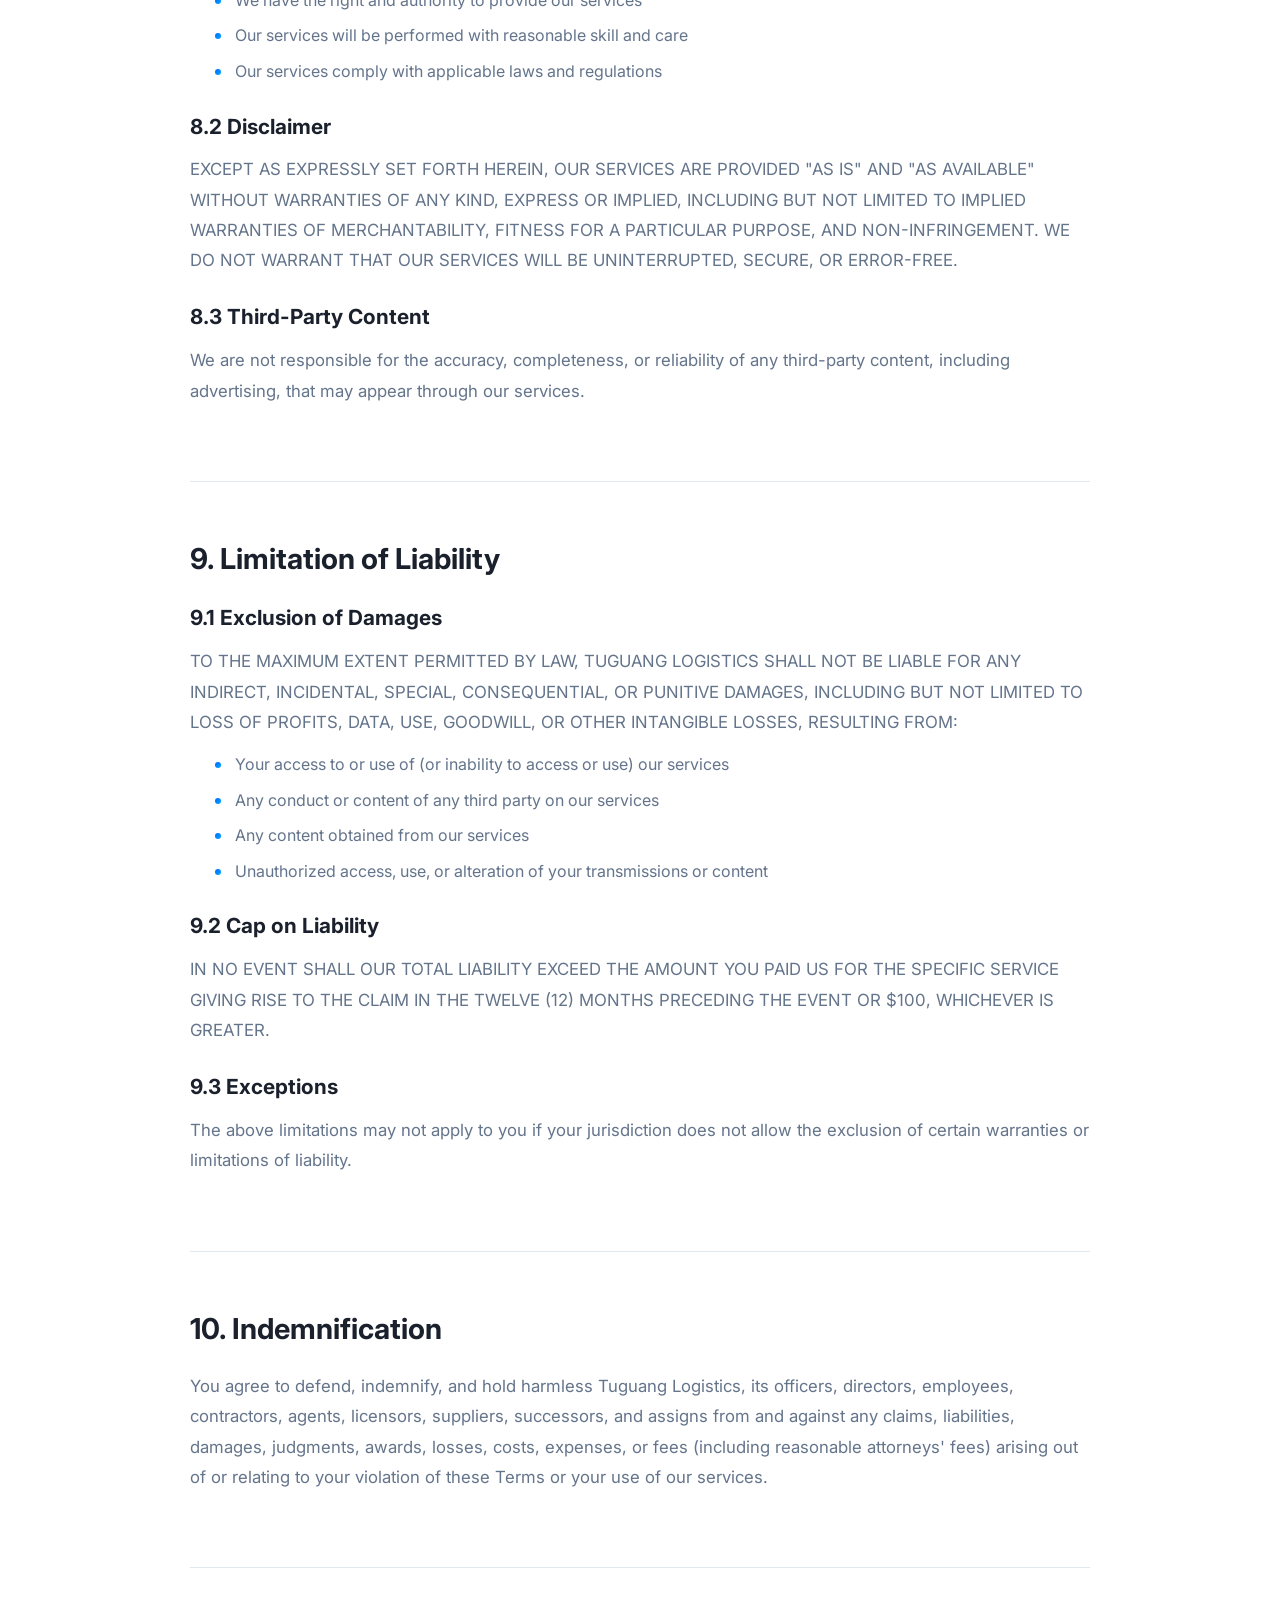
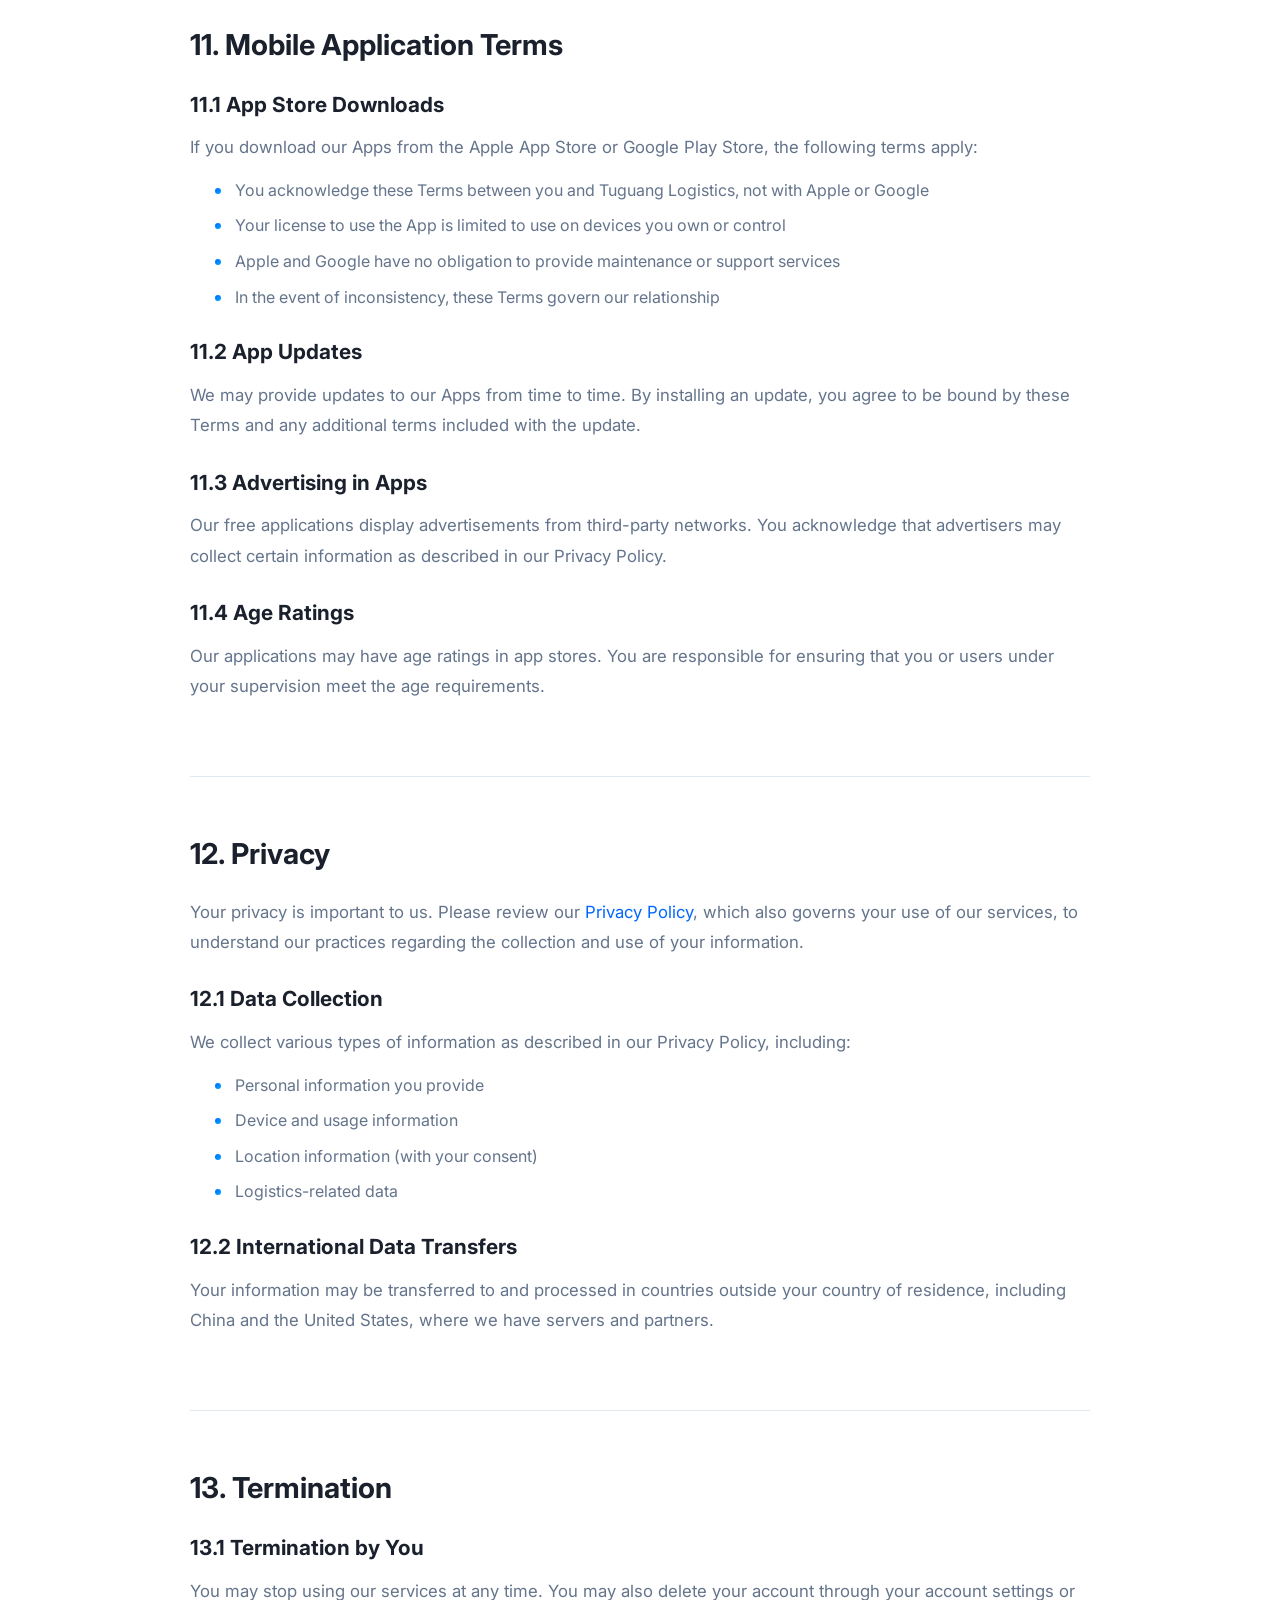
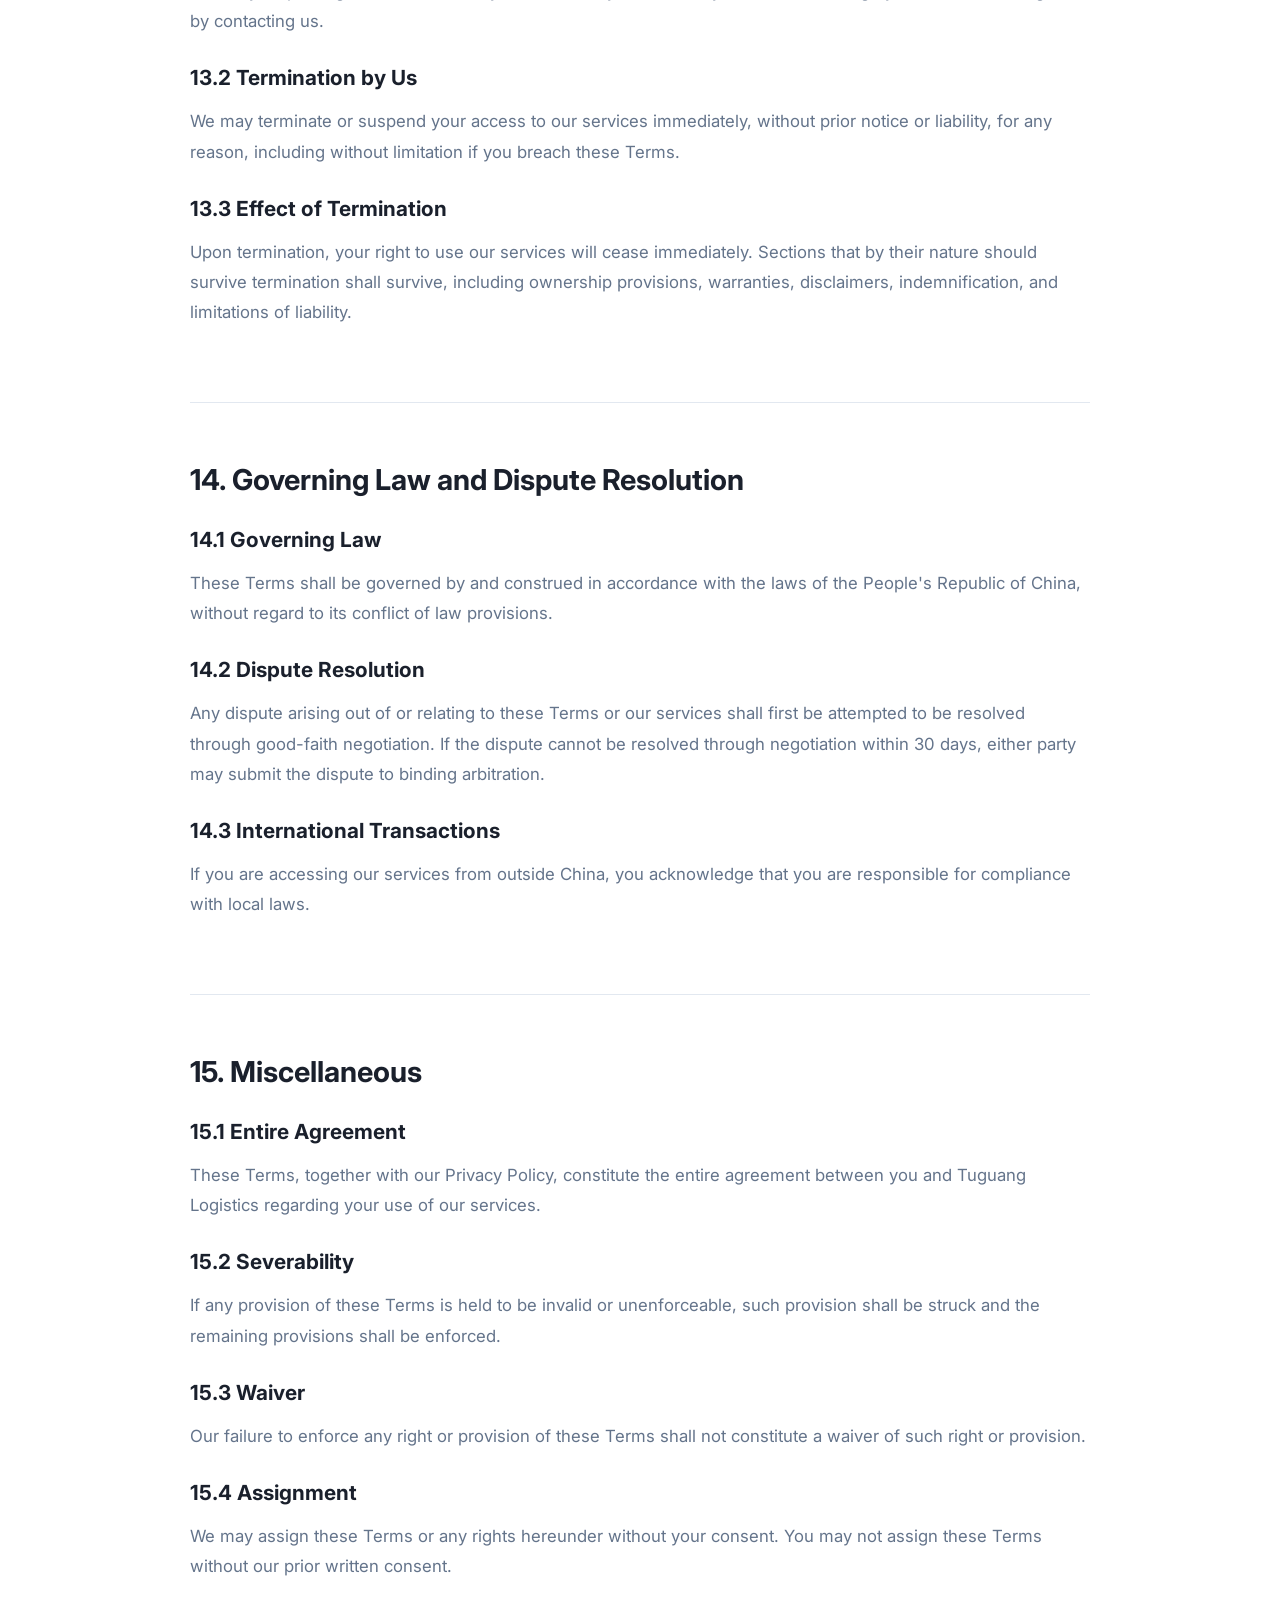
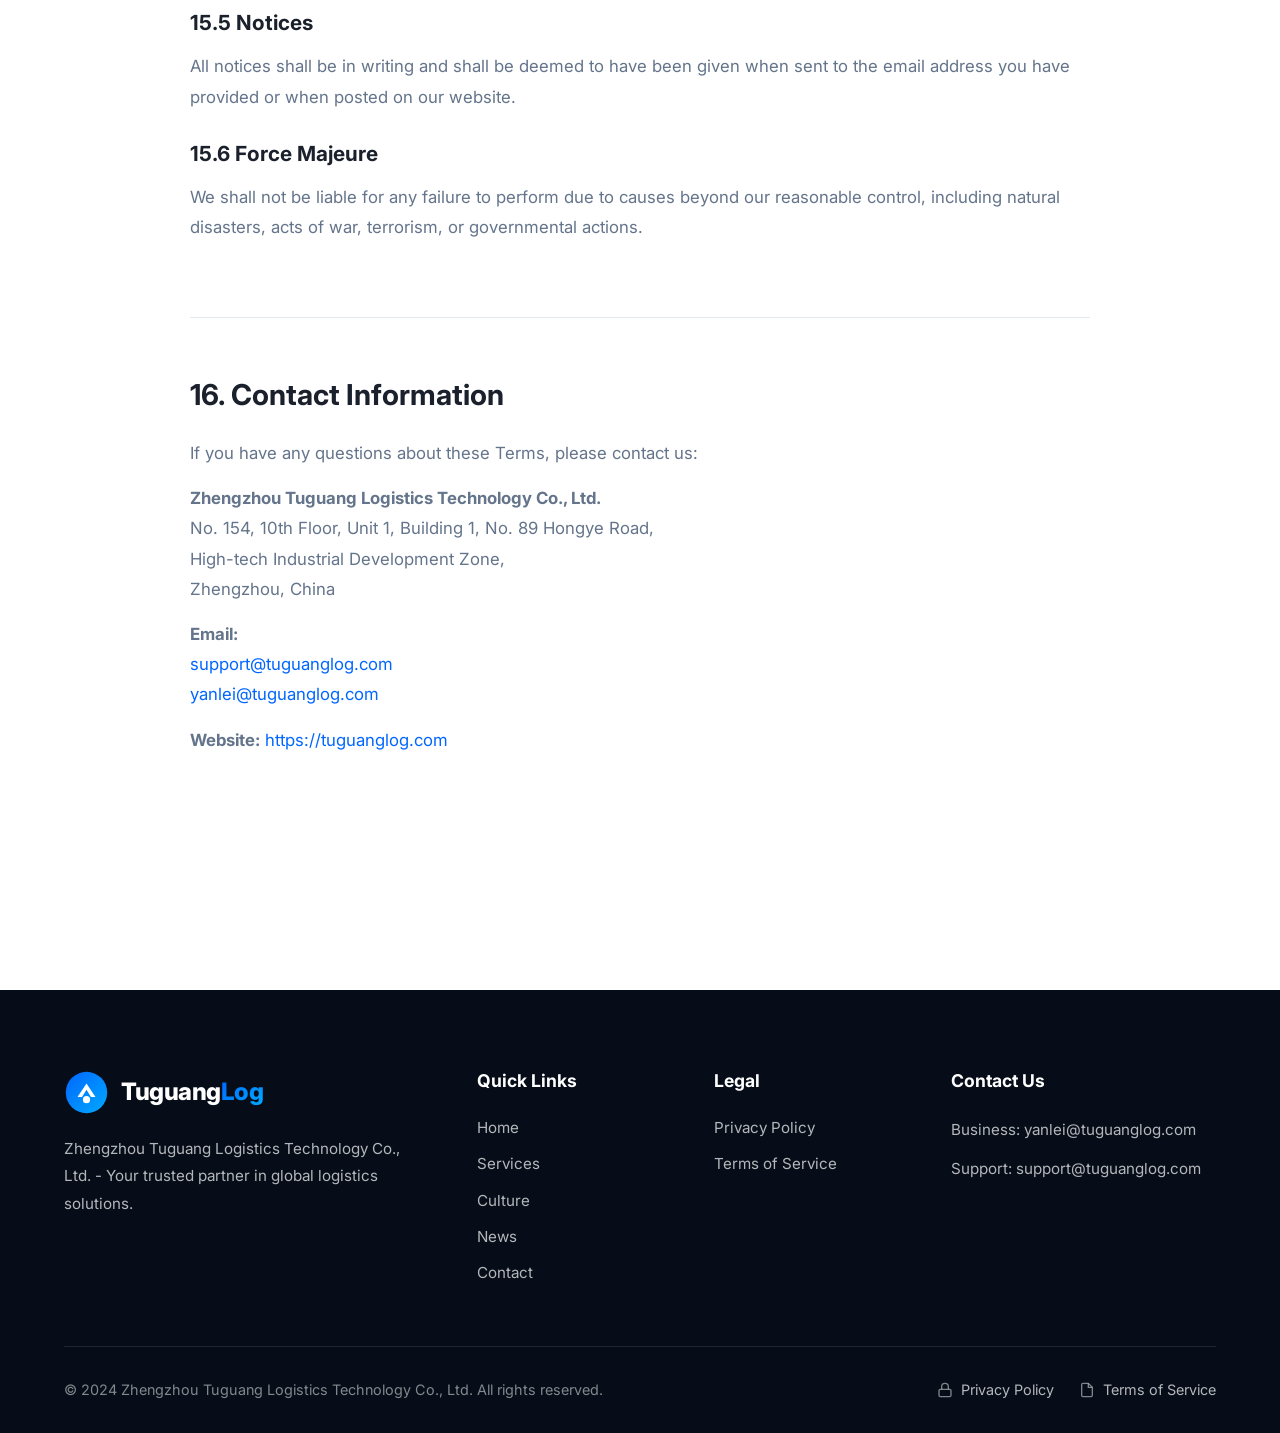
<file: terms-of-service.html>
<!DOCTYPE html>
<html lang="en">
<head>
    <meta charset="UTF-8">
    <meta name="viewport" content="width=device-width, initial-scale=1.0">
    <meta name="description" content="Tuguang Logistics Terms of Service - Complete terms and conditions for using our website, mobile applications, and logistics services.">
    <meta name="robots" content="noindex, nofollow">
    <title>Terms of Service | Tuguang Logistics</title>
    <link rel="canonical" href="https://tuguanglog.com/terms-of-service.html">
    <link rel="preconnect" href="https://fonts.googleapis.com">
    <link rel="preconnect" href="https://fonts.gstatic.com" crossorigin>
    <link href="https://fonts.googleapis.com/css2?family=Inter:wght@300;400;500;600;700;800&display=swap" rel="stylesheet">
    <link rel="stylesheet" href="css/style.css">
    <link rel="stylesheet" href="css/animations.css">
    <link rel="icon" type="image/svg+xml" href="images/logo.svg">
</head>
<body>
    <header class="header">
        <div class="container">
            <a href="index.html" class="logo">
                <svg viewBox="0 0 50 50"><defs><linearGradient id="lg" x1="0%" y1="0%" x2="100%" y2="100%"><stop offset="0%" style="stop-color:#0066ff"/><stop offset="100%" style="stop-color:#00aaff"/></linearGradient></defs><circle cx="25" cy="25" r="23" fill="url(#lg)"/><path d="M15 30 L25 15 L35 30 L30 30 L25 22 L20 30 Z" fill="white"/><circle cx="25" cy="33" r="4" fill="white"/></svg>
                <span class="logo-text">Tuguang<span>Log</span></span>
            </a>
            <nav class="nav-menu">
                <a href="index.html" class="nav-link">Home</a>
                <a href="services.html" class="nav-link">Services</a>
                <a href="culture.html" class="nav-link">Culture</a>
                <a href="news.html" class="nav-link">News</a>
                <a href="contact.html" class="nav-link">Contact</a>
            </nav>
            <button class="mobile-menu-btn"><span></span><span></span><span></span></button>
        </div>
    </header>

    <section class="hero" style="min-height: 40vh; padding: 120px 0 60px;">
        <div class="container">
            <div class="hero-content">
                <div class="hero-badge">Legal</div>
                <h1 class="hero-title">Terms of <span class="text-gradient">Service</span></h1>
                <p class="hero-description">Last updated: December 15, 2024</p>
            </div>
        </div>
    </section>

    <section class="section">
        <div class="container">
            <div class="legal-content">
                
                <div class="legal-section" id="acceptance">
                    <h2>1. Acceptance of Terms</h2>
                    
                    <h3>1.1 Agreement</h3>
                    <p>Welcome to Tuguang Logistics. These Terms of Service ("Terms") govern your use of the website located at tuguanglog.com (the "Site"), our mobile applications (the "Apps"), and the logistics services, technology solutions, and related services provided by Zhengzhou Tuguang Logistics Technology Co., Ltd. ("Tuguang Logistics," "we," "us," or "our").</p>
                    
                    <h3>1.2 Binding Agreement</h3>
                    <p>By accessing or using our Site, Apps, or services, you acknowledge that you have read, understood, and agree to be bound by these Terms. If you do not agree to these Terms, you may not access or use our services. If you are using the services on behalf of an organization, you are agreeing to these Terms for that organization and representing that you have authority to bind that organization to these Terms.</p>
                    
                    <h3>1.3 Changes to Terms</h3>
                    <p>We reserve the right to modify these Terms at any time. We will notify you of material changes by posting the updated Terms on this page and updating the "Last updated" date. Your continued use of our services after such changes constitutes your acceptance of the new Terms.</p>
                </div>

                <div class="legal-section" id="services">
                    <h2>2. Description of Services</h2>
                    
                    <h3>2.1 Logistics Services</h3>
                    <p>Tuguang Logistics provides comprehensive logistics solutions including but not limited to:</p>
                    <ul>
                        <li>Freight transportation (road, rail, air, and sea)</li>
                        <li>Warehousing and storage solutions</li>
                        <li>Supply chain management</li>
                        <li>Freight forwarding and customs brokerage</li>
                        <li>Distribution and delivery services</li>
                        <li>Loading, unloading, and handling services</li>
                        <li>Packaging services</li>
                        <li>Logistics information consulting</li>
                    </ul>
                    
                    <h3>2.2 Mobile Applications</h3>
                    <p>Our mobile applications provide:</p>
                    <ul>
                        <li>Shipment tracking and management</li>
                        <li>Inventory management tools</li>
                        <li>Real-time notifications and updates</li>
                        <li>Driver management features</li>
                        <li>Team collaboration tools</li>
                        <li>Logistics technology R&D services</li>
                        <li>Technical consulting services</li>
                        <li>Supply chain management tools</li>
                        <li>Road freight information services</li>
                        <li>Cargo agency services</li>
                    </ul>
                    
                    <h3>2.3 Third-Party Services</h3>
                    <p>Our services may include integration with or use of third-party services, including advertising networks, analytics providers, and payment processors. Your use of such third-party services may be subject to their own terms and policies.</p>
                </div>

                <div class="legal-section" id="eligibility">
                    <h2>3. Eligibility and Account Registration</h2>
                    
                    <h3>3.1 Eligibility</h3>
                    <p>You must be at least 13 years old to use our services. If you are under 18, you represent that you have obtained parental or guardian consent to use our services. Our services are not intended for children under 13 years of age.</p>
                    
                    <h3>3.2 Account Registration</h3>
                    <p>To access certain features of our services, you may need to create an account. You agree to:</p>
                    <ul>
                        <li>Provide accurate, current, and complete information</li>
                        <li>Maintain and promptly update your information</li>
                        <li>Keep your password secure and confidential</li>
                        <li>Notify us immediately of any unauthorized access</li>
                        <li>Accept responsibility for all activities under your account</li>
                    </ul>
                    
                    <h3>3.3 Account Termination</h3>
                    <p>We reserve the right to suspend or terminate your account if you violate these Terms or engage in prohibited activities.</p>
                </div>

                <div class="legal-section" id="usage">
                    <h2>4. Acceptable Use</h2>
                    
                    <h3>4.1 Permitted Use</h3>
                    <p>You agree to use our services only for lawful purposes and in accordance with these Terms. You may use our services to:</p>
                    <ul>
                        <li>Access logistics and supply chain management services</li>
                        <li>Track shipments and manage inventory</li>
                        <li>Communicate with our team and other users</li>
                        <li>Access information and resources we provide</li>
                    </ul>
                    
                    <h3>4.2 Prohibited Activities</h3>
                    <p>You agree not to:</p>
                    <ul>
                        <li>Violate any applicable laws or regulations</li>
                        <li>Infringe on intellectual property rights</li>
                        <li>Distribute malicious code or viruses</li>
                        <li>Attempt unauthorized access to our systems</li>
                        <li>Use automated systems to access our services without permission</li>
                        <li>Collect user information without consent</li>
                        <li>Harass, abuse, or harm other users</li>
                        <li>Impersonate any person or entity</li>
                        <li>Use our services for fraudulent purposes</li>
                        <li>Interfere with the proper functioning of our services</li>
                    </ul>
                    
                    <h3>4.3 User Content</h3>
                    <p>You retain ownership of content you submit through our services. By submitting content, you grant us a worldwide, non-exclusive, royalty-free license to use, reproduce, modify, and distribute your content for the purpose of providing our services.</p>
                </div>

                <div class="legal-section" id="intellectual-property">
                    <h2>5. Intellectual Property</h2>
                    
                    <h3>5.1 Our Intellectual Property</h3>
                    <p>All content, features, and functionality of our services, including but not limited to text, graphics, logos, icons, images, audio clips, digital downloads, data compilations, software, and the compilation thereof, are owned by Tuguang Logistics and are protected by copyright, trademark, and other intellectual property laws.</p>
                    
                    <h3>5.2 Trademarks</h3>
                    <p>The Tuguang Logistics name, logo, and all related names, logos, product and service names, designs, and slogans are trademarks of Tuguang Logistics. You may not use such marks without prior written permission.</p>
                    
                    <h3>5.3 Feedback</h3>
                    <p>If you provide feedback, suggestions, or ideas regarding our services, we may use them without obligation to you.</p>
                </div>

                <div class="legal-section" id="payments">
                    <h2>6. Payment Terms</h2>
                    
                    <h3>6.1 Pricing</h3>
                    <p>All prices for our services are as quoted on our website or as agreed upon in writing. We reserve the right to change prices at any time.</p>
                    
                    <h3>6.2 Payment Methods</h3>
                    <p>We accept various payment methods as indicated on our website. All payments must be made in the currency specified.</p>
                    
                    <h3>6.3 Billing</h3>
                    <p>You agree to pay all charges at the prices then in effect. We may charge your selected payment method for any orders placed through our services.</p>
                    
                    <h3>6.4 Late Payments</h3>
                    <p>Late payments may incur interest at the rate of 1.5% per month or the maximum rate permitted by law, whichever is lower.</p>
                </div>

                <div class="legal-section" id="shipping">
                    <h2>7. Shipping and Delivery</h2>
                    
                    <h3>7.1 Shipment Processing</h3>
                    <p>We will process shipments according to the service level selected. Delivery times are estimates and may vary based on destination, customs clearance, and other factors.</p>
                    
                    <h3>7.2 Risk of Loss</h3>
                    <p>Risk of loss or damage to goods passes to you upon delivery at the specified destination. We recommend obtaining insurance for valuable shipments.</p>
                    
                    <h3>7.3 Customs and Duties</h3>
                    <p>You are responsible for all customs duties, taxes, and other charges associated with international shipments. We may provide assistance with customs documentation but are not responsible for delays or charges due to customs issues.</p>
                    
                    <h3>7.4 Tracking</h3>
                    <p>We provide tracking information for all shipments. You can monitor your shipments through our website or mobile applications.</p>
                </div>

                <div class="legal-section" id="warranties">
                    <h2>8. Warranties and Disclaimers</h2>
                    
                    <h3>8.1 Our Warranties</h3>
                    <p>We warrant that:</p>
                    <ul>
                        <li>We have the right and authority to provide our services</li>
                        <li>Our services will be performed with reasonable skill and care</li>
                        <li>Our services comply with applicable laws and regulations</li>
                    </ul>
                    
                    <h3>8.2 Disclaimer</h3>
                    <p>EXCEPT AS EXPRESSLY SET FORTH HEREIN, OUR SERVICES ARE PROVIDED "AS IS" AND "AS AVAILABLE" WITHOUT WARRANTIES OF ANY KIND, EXPRESS OR IMPLIED, INCLUDING BUT NOT LIMITED TO IMPLIED WARRANTIES OF MERCHANTABILITY, FITNESS FOR A PARTICULAR PURPOSE, AND NON-INFRINGEMENT. WE DO NOT WARRANT THAT OUR SERVICES WILL BE UNINTERRUPTED, SECURE, OR ERROR-FREE.</p>
                    
                    <h3>8.3 Third-Party Content</h3>
                    <p>We are not responsible for the accuracy, completeness, or reliability of any third-party content, including advertising, that may appear through our services.</p>
                </div>

                <div class="legal-section" id="liability">
                    <h2>9. Limitation of Liability</h2>
                    
                    <h3>9.1 Exclusion of Damages</h3>
                    <p>TO THE MAXIMUM EXTENT PERMITTED BY LAW, TUGUANG LOGISTICS SHALL NOT BE LIABLE FOR ANY INDIRECT, INCIDENTAL, SPECIAL, CONSEQUENTIAL, OR PUNITIVE DAMAGES, INCLUDING BUT NOT LIMITED TO LOSS OF PROFITS, DATA, USE, GOODWILL, OR OTHER INTANGIBLE LOSSES, RESULTING FROM:</p>
                    <ul>
                        <li>Your access to or use of (or inability to access or use) our services</li>
                        <li>Any conduct or content of any third party on our services</li>
                        <li>Any content obtained from our services</li>
                        <li>Unauthorized access, use, or alteration of your transmissions or content</li>
                    </ul>
                    
                    <h3>9.2 Cap on Liability</h3>
                    <p>IN NO EVENT SHALL OUR TOTAL LIABILITY EXCEED THE AMOUNT YOU PAID US FOR THE SPECIFIC SERVICE GIVING RISE TO THE CLAIM IN THE TWELVE (12) MONTHS PRECEDING THE EVENT OR $100, WHICHEVER IS GREATER.</p>
                    
                    <h3>9.3 Exceptions</h3>
                    <p>The above limitations may not apply to you if your jurisdiction does not allow the exclusion of certain warranties or limitations of liability.</p>
                </div>

                <div class="legal-section" id="indemnification">
                    <h2>10. Indemnification</h2>
                    
                    <p>You agree to defend, indemnify, and hold harmless Tuguang Logistics, its officers, directors, employees, contractors, agents, licensors, suppliers, successors, and assigns from and against any claims, liabilities, damages, judgments, awards, losses, costs, expenses, or fees (including reasonable attorneys' fees) arising out of or relating to your violation of these Terms or your use of our services.</p>
                </div>

                <div class="legal-section" id="mobile-apps">
                    <h2>11. Mobile Application Terms</h2>
                    
                    <h3>11.1 App Store Downloads</h3>
                    <p>If you download our Apps from the Apple App Store or Google Play Store, the following terms apply:</p>
                    <ul>
                        <li>You acknowledge these Terms between you and Tuguang Logistics, not with Apple or Google</li>
                        <li>Your license to use the App is limited to use on devices you own or control</li>
                        <li>Apple and Google have no obligation to provide maintenance or support services</li>
                        <li>In the event of inconsistency, these Terms govern our relationship</li>
                    </ul>
                    
                    <h3>11.2 App Updates</h3>
                    <p>We may provide updates to our Apps from time to time. By installing an update, you agree to be bound by these Terms and any additional terms included with the update.</p>
                    
                    <h3>11.3 Advertising in Apps</h3>
                    <p>Our free applications display advertisements from third-party networks. You acknowledge that advertisers may collect certain information as described in our Privacy Policy.</p>
                    
                    <h3>11.4 Age Ratings</h3>
                    <p>Our applications may have age ratings in app stores. You are responsible for ensuring that you or users under your supervision meet the age requirements.</p>
                </div>

                <div class="legal-section" id="privacy">
                    <h2>12. Privacy</h2>
                    
                    <p>Your privacy is important to us. Please review our <a href="privacy-policy.html">Privacy Policy</a>, which also governs your use of our services, to understand our practices regarding the collection and use of your information.</p>
                    
                    <h3>12.1 Data Collection</h3>
                    <p>We collect various types of information as described in our Privacy Policy, including:</p>
                    <ul>
                        <li>Personal information you provide</li>
                        <li>Device and usage information</li>
                        <li>Location information (with your consent)</li>
                        <li>Logistics-related data</li>
                    </ul>
                    
                    <h3>12.2 International Data Transfers</h3>
                    <p>Your information may be transferred to and processed in countries outside your country of residence, including China and the United States, where we have servers and partners.</p>
                </div>

                <div class="legal-section" id="termination">
                    <h2>13. Termination</h2>
                    
                    <h3>13.1 Termination by You</h3>
                    <p>You may stop using our services at any time. You may also delete your account through your account settings or by contacting us.</p>
                    
                    <h3>13.2 Termination by Us</h3>
                    <p>We may terminate or suspend your access to our services immediately, without prior notice or liability, for any reason, including without limitation if you breach these Terms.</p>
                    
                    <h3>13.3 Effect of Termination</h3>
                    <p>Upon termination, your right to use our services will cease immediately. Sections that by their nature should survive termination shall survive, including ownership provisions, warranties, disclaimers, indemnification, and limitations of liability.</p>
                </div>

                <div class="legal-section" id="governing-law">
                    <h2>14. Governing Law and Dispute Resolution</h2>
                    
                    <h3>14.1 Governing Law</h3>
                    <p>These Terms shall be governed by and construed in accordance with the laws of the People's Republic of China, without regard to its conflict of law provisions.</p>
                    
                    <h3>14.2 Dispute Resolution</h3>
                    <p>Any dispute arising out of or relating to these Terms or our services shall first be attempted to be resolved through good-faith negotiation. If the dispute cannot be resolved through negotiation within 30 days, either party may submit the dispute to binding arbitration.</p>
                    
                    <h3>14.3 International Transactions</h3>
                    <p>If you are accessing our services from outside China, you acknowledge that you are responsible for compliance with local laws.</p>
                </div>

                <div class="legal-section" id="miscellaneous">
                    <h2>15. Miscellaneous</h2>
                    
                    <h3>15.1 Entire Agreement</h3>
                    <p>These Terms, together with our Privacy Policy, constitute the entire agreement between you and Tuguang Logistics regarding your use of our services.</p>
                    
                    <h3>15.2 Severability</h3>
                    <p>If any provision of these Terms is held to be invalid or unenforceable, such provision shall be struck and the remaining provisions shall be enforced.</p>
                    
                    <h3>15.3 Waiver</h3>
                    <p>Our failure to enforce any right or provision of these Terms shall not constitute a waiver of such right or provision.</p>
                    
                    <h3>15.4 Assignment</h3>
                    <p>We may assign these Terms or any rights hereunder without your consent. You may not assign these Terms without our prior written consent.</p>
                    
                    <h3>15.5 Notices</h3>
                    <p>All notices shall be in writing and shall be deemed to have been given when sent to the email address you have provided or when posted on our website.</p>
                    
                    <h3>15.6 Force Majeure</h3>
                    <p>We shall not be liable for any failure to perform due to causes beyond our reasonable control, including natural disasters, acts of war, terrorism, or governmental actions.</p>
                </div>

                <div class="legal-section" id="contact">
                    <h2>16. Contact Information</h2>
                    
                    <p>If you have any questions about these Terms, please contact us:</p>
                    
                    <p><strong>Zhengzhou Tuguang Logistics Technology Co., Ltd.</strong><br>
                    No. 154, 10th Floor, Unit 1, Building 1, No. 89 Hongye Road,<br>
                    High-tech Industrial Development Zone,<br>
                    Zhengzhou, China</p>
                    
                    <p><strong>Email:</strong><br>
                    <a href="mailto:support@tuguanglog.com">support@tuguanglog.com</a><br>
                    <a href="mailto:yanlei@tuguanglog.com">yanlei@tuguanglog.com</a></p>
                    
                    <p><strong>Website:</strong> <a href="https://tuguanglog.com">https://tuguanglog.com</a></p>
                </div>

            </div>
        </div>
    </section>

    <footer class="footer">
        <div class="container">
            <div class="footer-grid">
                <div class="footer-brand">
                    <a href="index.html" class="logo">
                        <svg viewBox="0 0 50 50"><defs><linearGradient id="flg" x1="0%" y1="0%" x2="100%" y2="100%"><stop offset="0%" style="stop-color:#0066ff"/><stop offset="100%" style="stop-color:#00aaff"/></linearGradient></defs><circle cx="25" cy="25" r="23" fill="url(#flg)"/><path d="M15 30 L25 15 L35 30 L30 30 L25 22 L20 30 Z" fill="white"/><circle cx="25" cy="33" r="4" fill="white"/></svg>
                        <span class="logo-text">Tuguang<span>Log</span></span>
                    </a>
                    <p>Zhengzhou Tuguang Logistics Technology Co., Ltd. - Your trusted partner in global logistics solutions.</p>
                </div>
                <div class="footer-column">
                    <h4>Quick Links</h4>
                    <nav class="footer-links">
                        <a href="index.html">Home</a>
                        <a href="services.html">Services</a>
                        <a href="culture.html">Culture</a>
                        <a href="news.html">News</a>
                        <a href="contact.html">Contact</a>
                    </nav>
                </div>
                <div class="footer-column">
                    <h4>Legal</h4>
                    <nav class="footer-links">
                        <a href="privacy-policy.html">Privacy Policy</a>
                        <a href="terms-of-service.html">Terms of Service</a>
                    </nav>
                </div>
                <div class="footer-column">
                    <h4>Contact Us</h4>
                    <div class="footer-links">
                        <p style="color: rgba(255,255,255,0.7); font-size: 0.95rem;">Business: yanlei@tuguanglog.com</p>
                        <p style="color: rgba(255,255,255,0.7); font-size: 0.95rem;">Support: support@tuguanglog.com</p>
                    </div>
                </div>
            </div>
            <div class="footer-bottom">
                <p class="footer-copyright">&copy; 2024 Zhengzhou Tuguang Logistics Technology Co., Ltd. All rights reserved.</p>
                <nav class="footer-legal">
                    <a href="privacy-policy.html"><svg xmlns="http://www.w3.org/2000/svg" width="16" height="16" viewBox="0 0 24 24" fill="none" stroke="currentColor" stroke-width="2"><rect x="3" y="11" width="18" height="11" rx="2" ry="2"/><path d="M7 11V7a5 5 0 0 1 10 0v4"/></svg>Privacy Policy</a>
                    <a href="terms-of-service.html"><svg xmlns="http://www.w3.org/2000/svg" width="16" height="16" viewBox="0 0 24 24" fill="none" stroke="currentColor" stroke-width="2"><path d="M14 2H6a2 2 0 0 0-2 2v16a2 2 0 0 0 2 2h12a2 2 0 0 0 2-2V8z"/><polyline points="14 2 14 8 20 8"/></svg>Terms of Service</a>
                </nav>
            </div>
        </div>
    </footer>
    <script src="js/main.js"></script>
</body>
</html>
</file>
<file: css/style.css>
/* Tuguang Logistics - Main Stylesheet */
/* Modern, Dynamic Design inspired by Mazda */

/* ==================== CSS Variables ==================== */
:root {
    --primary-color: #0066ff;
    --secondary-color: #00aaff;
    --accent-color: #00ccff;
    --dark-bg: #0a1628;
    --darker-bg: #060d18;
    --light-bg: #f8fafc;
    --text-dark: #1a202c;
    --text-light: #64748b;
    --text-white: #ffffff;
    --border-color: rgba(255, 255, 255, 0.1);
    --gradient-primary: linear-gradient(135deg, var(--primary-color) 0%, var(--secondary-color) 100%);
    --gradient-dark: linear-gradient(135deg, var(--dark-bg) 0%, var(--darker-bg) 100%);
    --shadow-sm: 0 2px 10px rgba(0, 102, 255, 0.1);
    --shadow-md: 0 5px 30px rgba(0, 102, 255, 0.15);
    --shadow-lg: 0 10px 50px rgba(0, 102, 255, 0.2);
    --transition-fast: 0.2s ease;
    --transition-normal: 0.3s ease;
    --transition-slow: 0.5s ease;
    --font-primary: 'Inter', -apple-system, BlinkMacSystemFont, 'Segoe UI', Roboto, sans-serif;
}

/* ==================== Reset & Base ==================== */
*, *::before, *::after {
    margin: 0;
    padding: 0;
    box-sizing: border-box;
}

html {
    scroll-behavior: smooth;
    font-size: 16px;
}

body {
    font-family: var(--font-primary);
    line-height: 1.6;
    color: var(--text-dark);
    background-color: var(--text-white);
    overflow-x: hidden;
    -webkit-font-smoothing: antialiased;
    -moz-osx-font-smoothing: grayscale;
}

a {
    text-decoration: none;
    color: inherit;
    transition: var(--transition-fast);
}

img {
    max-width: 100%;
    height: auto;
    display: block;
}

ul {
    list-style: none;
}

button {
    font-family: inherit;
    cursor: pointer;
    border: none;
    outline: none;
}

/* ==================== Typography ==================== */
h1, h2, h3, h4, h5, h6 {
    font-weight: 700;
    line-height: 1.2;
    color: var(--text-dark);
}

h1 { font-size: clamp(2.5rem, 5vw, 4rem); }
h2 { font-size: clamp(2rem, 4vw, 3rem); }
h3 { font-size: clamp(1.5rem, 3vw, 2rem); }
h4 { font-size: clamp(1.25rem, 2vw, 1.5rem); }

p {
    color: var(--text-light);
    font-size: 1.05rem;
    line-height: 1.8;
}

.text-gradient {
    background: var(--gradient-primary);
    -webkit-background-clip: text;
    -webkit-text-fill-color: transparent;
    background-clip: text;
}

/* ==================== Layout ==================== */
.container {
    width: 100%;
    max-width: 1400px;
    margin: 0 auto;
    padding: 0 5%;
}

.section {
    padding: 100px 0;
    position: relative;
}

.section-light {
    background-color: var(--light-bg);
}

.section-dark {
    background: var(--gradient-dark);
    color: var(--text-white);
}

.section-dark h2,
.section-dark h3,
.section-dark h4 {
    color: var(--text-white);
}

.section-dark p {
    color: rgba(255, 255, 255, 0.8);
}

/* ==================== Header ==================== */
.header {
    position: fixed;
    top: 0;
    left: 0;
    width: 100%;
    z-index: 1000;
    background: rgba(10, 22, 40, 0.95);
    backdrop-filter: blur(20px);
    -webkit-backdrop-filter: blur(20px);
    border-bottom: 1px solid var(--border-color);
    transition: var(--transition-normal);
}

.header.scrolled {
    background: rgba(10, 22, 40, 0.98);
    box-shadow: var(--shadow-md);
}

.header .container {
    display: flex;
    align-items: center;
    justify-content: space-between;
    padding: 15px 5%;
}

.logo {
    display: flex;
    align-items: center;
    gap: 12px;
}

.logo svg {
    width: 45px;
    height: 45px;
    transition: var(--transition-normal);
}

.logo:hover svg {
    transform: scale(1.05);
}

.logo-text {
    font-size: 1.5rem;
    font-weight: 800;
    color: var(--text-white);
    letter-spacing: -0.5px;
}

.logo-text span {
    background: var(--gradient-primary);
    -webkit-background-clip: text;
    -webkit-text-fill-color: transparent;
    background-clip: text;
}

.nav-menu {
    display: flex;
    align-items: center;
    gap: 40px;
}

.nav-link {
    color: rgba(255, 255, 255, 0.8);
    font-weight: 500;
    font-size: 0.95rem;
    padding: 8px 0;
    position: relative;
    transition: var(--transition-fast);
}

.nav-link::after {
    content: '';
    position: absolute;
    bottom: 0;
    left: 0;
    width: 0;
    height: 2px;
    background: var(--gradient-primary);
    transition: var(--transition-normal);
}

.nav-link:hover,
.nav-link.active {
    color: var(--text-white);
}

.nav-link:hover::after,
.nav-link.active::after {
    width: 100%;
}

.mobile-menu-btn {
    display: none;
    flex-direction: column;
    gap: 5px;
    background: none;
    padding: 5px;
}

.mobile-menu-btn span {
    width: 25px;
    height: 2px;
    background: var(--text-white);
    transition: var(--transition-fast);
}

/* ==================== Hero Section ==================== */
.hero {
    min-height: 100vh;
    display: flex;
    align-items: center;
    background: var(--gradient-dark);
    position: relative;
    overflow: hidden;
    padding-top: 80px;
}

.hero::before {
    content: '';
    position: absolute;
    top: 0;
    left: 0;
    width: 100%;
    height: 100%;
    background: 
        radial-gradient(circle at 20% 80%, rgba(0, 102, 255, 0.3) 0%, transparent 50%),
        radial-gradient(circle at 80% 20%, rgba(0, 170, 255, 0.2) 0%, transparent 50%);
    animation: heroGlow 10s ease-in-out infinite;
}

@keyframes heroGlow {
    0%, 100% { opacity: 0.6; }
    50% { opacity: 1; }
}

.hero-content {
    position: relative;
    z-index: 1;
    text-align: center;
    max-width: 900px;
    margin: 0 auto;
}

.hero-badge {
    display: inline-block;
    padding: 8px 20px;
    background: rgba(0, 102, 255, 0.2);
    border: 1px solid rgba(0, 102, 255, 0.3);
    border-radius: 50px;
    color: var(--accent-color);
    font-size: 0.85rem;
    font-weight: 600;
    text-transform: uppercase;
    letter-spacing: 2px;
    margin-bottom: 25px;
}

.hero-title {
    color: var(--text-white);
    margin-bottom: 25px;
    animation: fadeInUp 1s ease;
}

.hero-description {
    color: rgba(255, 255, 255, 0.7);
    font-size: 1.2rem;
    max-width: 700px;
    margin: 0 auto 40px;
    animation: fadeInUp 1s ease 0.2s backwards;
}

@keyframes fadeInUp {
    from {
        opacity: 0;
        transform: translateY(30px);
    }
    to {
        opacity: 1;
        transform: translateY(0);
    }
}

/* ==================== Buttons ==================== */
.btn {
    display: inline-flex;
    align-items: center;
    justify-content: center;
    gap: 10px;
    padding: 16px 40px;
    font-size: 1rem;
    font-weight: 600;
    border-radius: 50px;
    transition: var(--transition-normal);
    position: relative;
    overflow: hidden;
}

.btn-primary {
    background: var(--gradient-primary);
    color: var(--text-white);
    box-shadow: var(--shadow-md);
}

.btn-primary::before {
    content: '';
    position: absolute;
    top: 0;
    left: -100%;
    width: 100%;
    height: 100%;
    background: linear-gradient(90deg, transparent, rgba(255, 255, 255, 0.2), transparent);
    transition: 0.5s;
}

.btn-primary:hover::before {
    left: 100%;
}

.btn-primary:hover {
    transform: translateY(-3px);
    box-shadow: var(--shadow-lg);
}

.btn-white {
    background: var(--text-white);
    color: var(--primary-color);
}

.btn-white:hover {
    transform: translateY(-3px);
    box-shadow: var(--shadow-lg);
}

.btn-outline {
    background: transparent;
    border: 2px solid var(--primary-color);
    color: var(--primary-color);
}

.btn-outline:hover {
    background: var(--primary-color);
    color: var(--text-white);
}

.btn svg {
    width: 20px;
    height: 20px;
}

/* ==================== About Section ==================== */
.about-grid {
    display: grid;
    grid-template-columns: 1fr 1fr;
    gap: 80px;
    align-items: center;
}

.about-image {
    position: relative;
}

.about-image-main {
    border-radius: 20px;
    overflow: hidden;
    box-shadow: var(--shadow-lg);
    position: relative;
}

.about-image-main::before {
    content: '';
    position: absolute;
    top: -20px;
    right: -20px;
    width: 100%;
    height: 100%;
    background: var(--gradient-primary);
    border-radius: 20px;
    z-index: -1;
    opacity: 0.3;
}

.about-content h2 {
    margin-bottom: 20px;
}

.about-content p {
    margin-bottom: 20px;
}

.about-features {
    display: grid;
    grid-template-columns: 1fr 1fr;
    gap: 15px;
    margin-top: 30px;
}

.about-feature {
    display: flex;
    align-items: center;
    gap: 12px;
    padding: 12px 15px;
    background: var(--light-bg);
    border-radius: 10px;
    transition: var(--transition-fast);
}

.about-feature:hover {
    transform: translateX(5px);
    box-shadow: var(--shadow-sm);
}

.about-feature-icon {
    width: 28px;
    height: 28px;
    display: flex;
    align-items: center;
    justify-content: center;
    background: var(--gradient-primary);
    border-radius: 50%;
    color: var(--text-white);
}

.about-feature-icon svg {
    width: 16px;
    height: 16px;
}

.about-feature span {
    font-size: 0.9rem;
    font-weight: 500;
    color: var(--text-dark);
}

/* ==================== Section Headers ==================== */
.section-header {
    text-align: center;
    max-width: 700px;
    margin: 0 auto 60px;
}

.section-badge {
    display: inline-block;
    padding: 6px 16px;
    background: rgba(0, 102, 255, 0.1);
    color: var(--primary-color);
    font-size: 0.85rem;
    font-weight: 600;
    text-transform: uppercase;
    letter-spacing: 2px;
    border-radius: 50px;
    margin-bottom: 15px;
}

.section-title {
    margin-bottom: 15px;
}

.section-description {
    color: var(--text-light);
    font-size: 1.1rem;
}

/* ==================== Services Grid ==================== */
.services-grid {
    display: grid;
    grid-template-columns: repeat(auto-fit, minmax(320px, 1fr));
    gap: 30px;
}

.service-card {
    background: var(--text-white);
    padding: 40px;
    border-radius: 20px;
    box-shadow: var(--shadow-sm);
    transition: var(--transition-normal);
    border: 1px solid rgba(0, 0, 0, 0.05);
}

.service-card:hover {
    transform: translateY(-10px);
    box-shadow: var(--shadow-lg);
    border-color: rgba(0, 102, 255, 0.2);
}

.service-icon {
    width: 70px;
    height: 70px;
    display: flex;
    align-items: center;
    justify-content: center;
    background: var(--gradient-primary);
    border-radius: 15px;
    margin-bottom: 25px;
}

.service-icon svg {
    color: var(--text-white);
}

.service-title {
    font-size: 1.3rem;
    margin-bottom: 15px;
}

.service-description {
    color: var(--text-light);
    font-size: 0.95rem;
}

/* ==================== Stats Section ==================== */
.stats-grid {
    display: grid;
    grid-template-columns: repeat(auto-fit, minmax(250px, 1fr));
    gap: 30px;
}

.stat-card {
    text-align: center;
    padding: 40px 30px;
    background: rgba(255, 255, 255, 0.05);
    border-radius: 20px;
    border: 1px solid rgba(255, 255, 255, 0.1);
    transition: var(--transition-normal);
}

.stat-card:hover {
    transform: translateY(-5px);
    background: rgba(255, 255, 255, 0.1);
}

.stat-icon {
    width: 60px;
    height: 60px;
    display: flex;
    align-items: center;
    justify-content: center;
    background: var(--gradient-primary);
    border-radius: 50%;
    margin: 0 auto 20px;
}

.stat-icon svg {
    color: var(--text-white);
}

.stat-value {
    font-size: 3rem;
    font-weight: 800;
    color: var(--text-white);
    margin-bottom: 10px;
    line-height: 1;
}

.stat-label {
    color: rgba(255, 255, 255, 0.7);
    font-size: 0.95rem;
}

/* ==================== App Section ==================== */
.app-content {
    display: grid;
    grid-template-columns: 1fr 1fr;
    gap: 80px;
    align-items: center;
}

.app-title {
    margin-bottom: 20px;
}

.app-description {
    margin-bottom: 30px;
}

.app-features {
    display: flex;
    flex-direction: column;
    gap: 20px;
    margin-bottom: 30px;
}

.app-feature {
    display: flex;
    align-items: flex-start;
    gap: 15px;
    padding: 20px;
    background: rgba(0, 0, 0, 0.2);
    border-radius: 15px;
    transition: var(--transition-fast);
}

.app-feature:hover {
    background: rgba(0, 0, 0, 0.3);
    transform: translateX(10px);
}

.app-feature-icon {
    width: 50px;
    height: 50px;
    display: flex;
    align-items: center;
    justify-content: center;
    background: var(--gradient-primary);
    border-radius: 12px;
    flex-shrink: 0;
}

.app-feature-icon svg {
    color: var(--text-white);
}

.app-feature-text h4 {
    color: var(--text-white);
    font-size: 1.1rem;
    margin-bottom: 5px;
}

.app-feature-text p {
    color: rgba(255, 255, 255, 0.7);
    font-size: 0.9rem;
}

.app-stores {
    display: flex;
    gap: 15px;
    flex-wrap: wrap;
}

.store-btn {
    display: flex;
    align-items: center;
    gap: 12px;
    padding: 12px 24px;
    background: rgba(255, 255, 255, 0.1);
    border: 1px solid rgba(255, 255, 255, 0.2);
    border-radius: 12px;
    transition: var(--transition-fast);
}

.store-btn:hover {
    background: rgba(255, 255, 255, 0.2);
    transform: translateY(-3px);
}

.store-btn svg {
    width: 30px;
    height: 30px;
    color: var(--text-white);
}

.store-btn-text {
    display: flex;
    flex-direction: column;
}

.store-btn-text span {
    font-size: 0.7rem;
    color: rgba(255, 255, 255, 0.7);
}

.store-btn-text strong {
    font-size: 1rem;
    color: var(--text-white);
}

.phone-mockup {
    width: 300px;
    height: 600px;
    background: linear-gradient(145deg, #1a1a2e, #16213e);
    border-radius: 40px;
    padding: 15px;
    box-shadow: var(--shadow-lg);
    margin: 0 auto;
    position: relative;
}

.phone-mockup::before {
    content: '';
    position: absolute;
    top: 30px;
    left: 50%;
    transform: translateX(-50%);
    width: 100px;
    height: 25px;
    background: #0a0a0f;
    border-radius: 20px;
}

.phone-screen {
    width: 100%;
    height: 100%;
    background: var(--gradient-primary);
    border-radius: 30px;
    display: flex;
    flex-direction: column;
    align-items: center;
    justify-content: center;
    color: var(--text-white);
}

.phone-screen svg {
    margin-bottom: 20px;
}

.phone-screen h4 {
    color: var(--text-white);
    margin-bottom: 10px;
}

.phone-screen p {
    color: rgba(255, 255, 255, 0.8);
    font-size: 0.9rem;
}

/* ==================== CTA Section ==================== */
.cta-section {
    padding: 100px 0;
    background: var(--gradient-primary);
    position: relative;
    overflow: hidden;
}

.cta-section::before {
    content: '';
    position: absolute;
    top: 0;
    left: 0;
    width: 100%;
    height: 100%;
    background: url("data:image/svg+xml,%3Csvg width='60' height='60' viewBox='0 0 60 60' xmlns='http://www.w3.org/2000/svg'%3E%3Cg fill='none' fill-rule='evenodd'%3E%3Cg fill='%23ffffff' fill-opacity='0.05'%3E%3Cpath d='M36 34v-4h-2v4h-4v2h4v4h2v-4h4v-2h-4zm0-30V0h-2v4h-4v2h4v4h2V6h4V4h-4zM6 34v-4H4v4H0v2h4v4h2v-4h4v-2H6zM6 4V0H4v4H0v2h4v4h2V6h4V4H6z'/%3E%3C/g%3E%3C/g%3E%3C/svg%3E");
}

.cta-content {
    text-align: center;
    position: relative;
    z-index: 1;
}

.cta-title {
    color: var(--text-white);
    margin-bottom: 20px;
}

.cta-description {
    color: rgba(255, 255, 255, 0.9);
    font-size: 1.2rem;
    max-width: 600px;
    margin: 0 auto 30px;
}

.cta-buttons {
    display: flex;
    justify-content: center;
    gap: 15px;
    flex-wrap: wrap;
}

/* ==================== News Section ==================== */
.news-grid {
    display: grid;
    grid-template-columns: repeat(auto-fit, minmax(350px, 1fr));
    gap: 30px;
}

.news-card {
    background: var(--text-white);
    border-radius: 20px;
    overflow: hidden;
    box-shadow: var(--shadow-sm);
    transition: var(--transition-normal);
}

.news-card:hover {
    transform: translateY(-10px);
    box-shadow: var(--shadow-lg);
}

.news-image {
    height: 200px;
}

.news-content {
    padding: 30px;
}

.news-date {
    display: inline-block;
    font-size: 0.85rem;
    color: var(--primary-color);
    font-weight: 500;
    margin-bottom: 10px;
}

.news-title {
    font-size: 1.3rem;
    margin-bottom: 15px;
    color: var(--text-dark);
}

.news-excerpt {
    color: var(--text-light);
    font-size: 0.95rem;
    margin-bottom: 20px;
}

.news-link {
    display: inline-flex;
    align-items: center;
    gap: 8px;
    color: var(--primary-color);
    font-weight: 600;
}

.news-link:hover {
    gap: 12px;
}

.news-link svg {
    transition: var(--transition-fast);
}

/* ==================== Contact Section ==================== */
.contact-grid {
    display: grid;
    grid-template-columns: 1fr 1fr;
    gap: 80px;
}

.contact-info h2 {
    margin-bottom: 20px;
}

.contact-info > p {
    margin-bottom: 30px;
}

.contact-item {
    display: flex;
    align-items: flex-start;
    gap: 20px;
    margin-bottom: 25px;
}

.contact-icon {
    width: 50px;
    height: 50px;
    display: flex;
    align-items: center;
    justify-content: center;
    background: var(--gradient-primary);
    border-radius: 12px;
    flex-shrink: 0;
}

.contact-icon svg {
    color: var(--text-white);
}

.contact-text h4 {
    font-size: 1.1rem;
    margin-bottom: 5px;
}

.contact-text p {
    color: var(--text-light);
    font-size: 0.95rem;
}

.contact-text a {
    color: var(--primary-color);
}

.contact-text a:hover {
    text-decoration: underline;
}

.contact-social {
    margin-top: 30px;
}

.contact-social h4 {
    margin-bottom: 15px;
}

.social-links {
    display: flex;
    gap: 10px;
}

.social-links a {
    width: 45px;
    height: 45px;
    display: flex;
    align-items: center;
    justify-content: center;
    background: var(--light-bg);
    border-radius: 10px;
    color: var(--text-dark);
    transition: var(--transition-fast);
}

.social-links a:hover {
    background: var(--gradient-primary);
    color: var(--text-white);
    transform: translateY(-3px);
}

.social-links svg {
    width: 20px;
    height: 20px;
}

/* ==================== Contact Form ==================== */
.contact-form-wrapper {
    background: var(--text-white);
    padding: 50px;
    border-radius: 20px;
    box-shadow: var(--shadow-lg);
}

.contact-form h3 {
    margin-bottom: 10px;
}

.contact-form > p {
    margin-bottom: 30px;
}

.form-group {
    margin-bottom: 25px;
}

.form-group label {
    display: block;
    font-weight: 500;
    margin-bottom: 8px;
    color: var(--text-dark);
}

.form-group input,
.form-group select,
.form-group textarea {
    width: 100%;
    padding: 15px 20px;
    border: 2px solid #e2e8f0;
    border-radius: 12px;
    font-size: 1rem;
    font-family: inherit;
    transition: var(--transition-fast);
    background: var(--text-white);
}

.form-group input:focus,
.form-group select:focus,
.form-group textarea:focus {
    outline: none;
    border-color: var(--primary-color);
    box-shadow: 0 0 0 4px rgba(0, 102, 255, 0.1);
}

.form-group textarea {
    resize: vertical;
    min-height: 120px;
}

.form-submit {
    width: 100%;
}

/* ==================== Values Section ==================== */
.values-grid {
    display: grid;
    grid-template-columns: repeat(auto-fit, minmax(350px, 1fr));
    gap: 30px;
}

.value-card {
    text-align: center;
    padding: 50px 40px;
    background: var(--text-white);
    border-radius: 20px;
    box-shadow: var(--shadow-sm);
    transition: var(--transition-normal);
}

.value-card:hover {
    transform: translateY(-10px);
    box-shadow: var(--shadow-lg);
}

.value-icon {
    width: 80px;
    height: 80px;
    display: flex;
    align-items: center;
    justify-content: center;
    background: var(--gradient-primary);
    border-radius: 20px;
    margin: 0 auto 25px;
}

.value-icon svg {
    color: var(--text-white);
}

.value-title {
    font-size: 1.4rem;
    margin-bottom: 15px;
}

.value-description {
    color: var(--text-light);
    font-size: 0.95rem;
}

/* ==================== Footer ==================== */
.footer {
    background: var(--darker-bg);
    padding: 80px 0 30px;
    color: var(--text-white);
}

.footer-grid {
    display: grid;
    grid-template-columns: 2fr 1fr 1fr 1.5fr;
    gap: 60px;
    margin-bottom: 60px;
}

.footer-brand .logo {
    margin-bottom: 20px;
}

.footer-brand .logo-text {
    color: var(--text-white);
}

.footer-brand p {
    color: rgba(255, 255, 255, 0.7);
    font-size: 0.95rem;
    margin-bottom: 20px;
}

.footer-social {
    display: flex;
    gap: 10px;
}

.footer-social a {
    width: 40px;
    height: 40px;
    display: flex;
    align-items: center;
    justify-content: center;
    background: rgba(255, 255, 255, 0.1);
    border-radius: 10px;
    color: var(--text-white);
    transition: var(--transition-fast);
}

.footer-social a:hover {
    background: var(--gradient-primary);
    transform: translateY(-3px);
}

.footer-social svg {
    width: 18px;
    height: 18px;
}

.footer-column h4 {
    color: var(--text-white);
    font-size: 1.1rem;
    margin-bottom: 25px;
}

.footer-links {
    display: flex;
    flex-direction: column;
    gap: 12px;
}

.footer-links a {
    color: rgba(255, 255, 255, 0.7);
    font-size: 0.95rem;
    transition: var(--transition-fast);
}

.footer-links a:hover {
    color: var(--text-white);
    padding-left: 5px;
}

.footer-bottom {
    padding-top: 30px;
    border-top: 1px solid rgba(255, 255, 255, 0.1);
    display: flex;
    justify-content: space-between;
    align-items: center;
    flex-wrap: wrap;
    gap: 20px;
}

.footer-copyright {
    color: rgba(255, 255, 255, 0.5);
    font-size: 0.9rem;
}

.footer-legal {
    display: flex;
    gap: 25px;
}

.footer-legal a {
    display: flex;
    align-items: center;
    gap: 8px;
    color: rgba(255, 255, 255, 0.7);
    font-size: 0.9rem;
    transition: var(--transition-fast);
}

.footer-legal a:hover {
    color: var(--text-white);
}

.footer-legal svg {
    opacity: 0.7;
}

/* ==================== Legal Pages ==================== */
.legal-content {
    max-width: 900px;
    margin: 0 auto;
}

.legal-section {
    margin-bottom: 60px;
    padding-bottom: 60px;
    border-bottom: 1px solid #e2e8f0;
}

.legal-section:last-child {
    border-bottom: none;
}

.legal-section h2 {
    font-size: 1.8rem;
    margin-bottom: 25px;
    color: var(--text-dark);
}

.legal-section h3 {
    font-size: 1.3rem;
    margin: 30px 0 15px;
    color: var(--text-dark);
}

.legal-section p {
    margin-bottom: 15px;
    color: var(--text-light);
}

.legal-section ul {
    margin: 15px 0;
    padding-left: 25px;
}

.legal-section li {
    position: relative;
    padding-left: 20px;
    margin-bottom: 10px;
    color: var(--text-light);
}

.legal-section li::before {
    content: '';
    position: absolute;
    left: 0;
    top: 10px;
    width: 6px;
    height: 6px;
    background: var(--gradient-primary);
    border-radius: 50%;
}

.legal-section a {
    color: var(--primary-color);
}

.legal-section a:hover {
    text-decoration: underline;
}

/* ==================== Responsive ==================== */
@media (max-width: 1200px) {
    .about-grid,
    .app-content,
    .contact-grid {
        grid-template-columns: 1fr;
        gap: 50px;
    }
    
    .footer-grid {
        grid-template-columns: repeat(2, 1fr);
    }
}

@media (max-width: 992px) {
    .nav-menu {
        position: fixed;
        top: 0;
        right: -100%;
        width: 300px;
        height: 100vh;
        background: var(--dark-bg);
        flex-direction: column;
        justify-content: center;
        gap: 30px;
        transition: var(--transition-normal);
    }
    
    .nav-menu.active {
        right: 0;
    }
    
    .nav-link {
        font-size: 1.2rem;
    }
    
    .mobile-menu-btn {
        display: flex;
        z-index: 1001;
    }
    
    .mobile-menu-btn.active span:nth-child(1) {
        transform: rotate(45deg) translate(5px, 5px);
    }
    
    .mobile-menu-btn.active span:nth-child(2) {
        opacity: 0;
    }
    
    .mobile-menu-btn.active span:nth-child(3) {
        transform: rotate(-45deg) translate(5px, -5px);
    }
    
    .about-features {
        grid-template-columns: 1fr;
    }
    
    .services-grid {
        grid-template-columns: 1fr;
    }
}

@media (max-width: 768px) {
    .section {
        padding: 60px 0;
    }
    
    .hero {
        min-height: 80vh;
    }
    
    .footer-grid {
        grid-template-columns: 1fr;
        gap: 40px;
    }
    
    .footer-bottom {
        flex-direction: column;
        text-align: center;
    }
    
    .contact-form-wrapper {
        padding: 30px 20px;
    }
    
    .news-grid,
    .values-grid {
        grid-template-columns: 1fr;
    }
    
    .stats-grid {
        grid-template-columns: repeat(2, 1fr);
    }
    
    .cta-buttons {
        flex-direction: column;
        align-items: center;
    }
    
    .app-stores {
        flex-direction: column;
    }
}

@media (max-width: 480px) {
    .stats-grid {
        grid-template-columns: 1fr;
    }
    
    .btn {
        padding: 14px 30px;
        font-size: 0.9rem;
    }
    
    .phone-mockup {
        width: 250px;
        height: 500px;
    }
}

/* ==================== Utility Classes ==================== */
.text-center { text-align: center; }
.text-left { text-align: left; }
.text-right { text-align: right; }
.mb-0 { margin-bottom: 0; }
.mb-20 { margin-bottom: 20px; }
.mb-40 { margin-bottom: 40px; }
.mt-20 { margin-top: 20px; }
.mt-40 { margin-top: 40px; }
</file>
<file: css/animations.css>
/* Tuguang Logistics - Animations Stylesheet */
/* Rich, Dynamic Animations inspired by Mazda */

/* ==================== Scroll Reveal Animations ==================== */
.reveal {
    opacity: 0;
    transform: translateY(50px);
    transition: opacity 0.8s ease, transform 0.8s ease;
}

.reveal.active {
    opacity: 1;
    transform: translateY(0);
}

.reveal-left {
    opacity: 0;
    transform: translateX(-50px);
    transition: opacity 0.8s ease, transform 0.8s ease;
}

.reveal-left.active {
    opacity: 1;
    transform: translateX(0);
}

.reveal-right {
    opacity: 0;
    transform: translateX(50px);
    transition: opacity 0.8s ease, transform 0.8s ease;
}

.reveal-right.active {
    opacity: 1;
    transform: translateX(0);
}

.reveal-scale {
    opacity: 0;
    transform: scale(0.8);
    transition: opacity 0.8s ease, transform 0.8s ease;
}

.reveal-scale.active {
    opacity: 1;
    transform: scale(1);
}

/* Staggered reveal for grids */
.services-grid .service-card:nth-child(1) { transition-delay: 0.1s; }
.services-grid .service-card:nth-child(2) { transition-delay: 0.2s; }
.services-grid .service-card:nth-child(3) { transition-delay: 0.3s; }
.services-grid .service-card:nth-child(4) { transition-delay: 0.4s; }
.services-grid .service-card:nth-child(5) { transition-delay: 0.5s; }
.services-grid .service-card:nth-child(6) { transition-delay: 0.6s; }

.stats-grid .stat-card:nth-child(1) { transition-delay: 0.1s; }
.stats-grid .stat-card:nth-child(2) { transition-delay: 0.2s; }
.stats-grid .stat-card:nth-child(3) { transition-delay: 0.3s; }
.stats-grid .stat-card:nth-child(4) { transition-delay: 0.4s; }

.news-grid .news-card:nth-child(1) { transition-delay: 0.1s; }
.news-grid .news-card:nth-child(2) { transition-delay: 0.2s; }
.news-grid .news-card:nth-child(3) { transition-delay: 0.3s; }
.news-grid .news-card:nth-child(4) { transition-delay: 0.4s; }
.news-grid .news-card:nth-child(5) { transition-delay: 0.5s; }
.news-grid .news-card:nth-child(6) { transition-delay: 0.6s; }

.values-grid .value-card:nth-child(1) { transition-delay: 0.1s; }
.values-grid .value-card:nth-child(2) { transition-delay: 0.2s; }
.values-grid .value-card:nth-child(3) { transition-delay: 0.3s; }
.values-grid .value-card:nth-child(4) { transition-delay: 0.4s; }
.values-grid .value-card:nth-child(5) { transition-delay: 0.5s; }
.values-grid .value-card:nth-child(6) { transition-delay: 0.6s; }

/* ==================== Floating Animation ==================== */
@keyframes float {
    0%, 100% {
        transform: translateY(0);
    }
    50% {
        transform: translateY(-20px);
    }
}

.float {
    animation: float 6s ease-in-out infinite;
}

.float-slow {
    animation: float 8s ease-in-out infinite;
}

.float-fast {
    animation: float 4s ease-in-out infinite;
}

/* ==================== Pulse Animation ==================== */
@keyframes pulse {
    0%, 100% {
        transform: scale(1);
        opacity: 1;
    }
    50% {
        transform: scale(1.05);
        opacity: 0.8;
    }
}

.pulse {
    animation: pulse 2s ease-in-out infinite;
}

/* ==================== Glow Animation ==================== */
@keyframes glow {
    0%, 100% {
        box-shadow: 0 0 20px rgba(0, 102, 255, 0.3);
    }
    50% {
        box-shadow: 0 0 40px rgba(0, 102, 255, 0.6);
    }
}

.glow {
    animation: glow 3s ease-in-out infinite;
}

/* ==================== Rotate Animation ==================== */
@keyframes rotate {
    from {
        transform: rotate(0deg);
    }
    to {
        transform: rotate(360deg);
    }
}

.rotate {
    animation: rotate 20s linear infinite;
}

.rotate-slow {
    animation: rotate 30s linear infinite;
}

/* ==================== Slide Animations ==================== */
@keyframes slideInLeft {
    from {
        opacity: 0;
        transform: translateX(-100px);
    }
    to {
        opacity: 1;
        transform: translateX(0);
    }
}

@keyframes slideInRight {
    from {
        opacity: 0;
        transform: translateX(100px);
    }
    to {
        opacity: 1;
        transform: translateX(0);
    }
}

@keyframes slideInUp {
    from {
        opacity: 0;
        transform: translateY(100px);
    }
    to {
        opacity: 1;
        transform: translateY(0);
    }
}

@keyframes slideInDown {
    from {
        opacity: 0;
        transform: translateY(-100px);
    }
    to {
        opacity: 1;
        transform: translateY(0);
    }
}

.slide-in-left {
    animation: slideInLeft 0.8s ease forwards;
}

.slide-in-right {
    animation: slideInRight 0.8s ease forwards;
}

.slide-in-up {
    animation: slideInUp 0.8s ease forwards;
}

.slide-in-down {
    animation: slideInDown 0.8s ease forwards;
}

/* ==================== Bounce Animation ==================== */
@keyframes bounce {
    0%, 20%, 50%, 80%, 100% {
        transform: translateY(0);
    }
    40% {
        transform: translateY(-30px);
    }
    60% {
        transform: translateY(-15px);
    }
}

.bounce {
    animation: bounce 2s ease infinite;
}

/* ==================== Shake Animation ==================== */
@keyframes shake {
    0%, 100% { transform: translateX(0); }
    10%, 30%, 50%, 70%, 90% { transform: translateX(-5px); }
    20%, 40%, 60%, 80% { transform: translateX(5px); }
}

.shake:hover {
    animation: shake 0.5s ease;
}

/* ==================== Zoom Animation ==================== */
@keyframes zoomIn {
    from {
        opacity: 0;
        transform: scale(0.5);
    }
    to {
        opacity: 1;
        transform: scale(1);
    }
}

@keyframes zoomOut {
    from {
        opacity: 1;
        transform: scale(1);
    }
    to {
        opacity: 0;
        transform: scale(0.5);
    }
}

.zoom-in {
    animation: zoomIn 0.6s ease forwards;
}

.zoom-out {
    animation: zoomOut 0.6s ease forwards;
}

/* ==================== Fade Animations ==================== */
@keyframes fadeIn {
    from {
        opacity: 0;
    }
    to {
        opacity: 1;
    }
}

@keyframes fadeOut {
    from {
        opacity: 1;
    }
    to {
        opacity: 0;
    }
}

.fade-in {
    animation: fadeIn 1s ease forwards;
}

.fade-out {
    animation: fadeOut 1s ease forwards;
}

/* ==================== Text Animations ==================== */
@keyframes textReveal {
    0% {
        clip-path: inset(0 100% 0 0);
    }
    100% {
        clip-path: inset(0 0 0 0);
    }
}

.text-reveal {
    animation: textReveal 1.5s ease forwards;
}

@keyframes typewriter {
    from {
        width: 0;
    }
    to {
        width: 100%;
    }
}

.typewriter {
    overflow: hidden;
    white-space: nowrap;
    animation: typewriter 3s steps(40) forwards;
}

/* ==================== Ripple Effect ==================== */
@keyframes ripple {
    0% {
        transform: scale(1);
        opacity: 1;
    }
    100% {
        transform: scale(4);
        opacity: 0;
    }
}

.ripple {
    position: relative;
    overflow: hidden;
}

.ripple::after {
    content: '';
    position: absolute;
    top: 50%;
    left: 50%;
    width: 5px;
    height: 5px;
    background: rgba(255, 255, 255, 0.5);
    opacity: 0;
    border-radius: 100%;
    transform: scale(1) translate(-50%, -50%);
    transform-origin: 50% 50%;
}

.ripple:active::after {
    animation: ripple 1s ease-out;
}

/* ==================== Loading Animation ==================== */
@keyframes spin {
    0% { transform: rotate(0deg); }
    100% { transform: rotate(360deg); }
}

.spinner {
    width: 40px;
    height: 40px;
    border: 4px solid rgba(0, 102, 255, 0.1);
    border-top-color: var(--primary-color);
    border-radius: 50%;
    animation: spin 1s linear infinite;
}

@keyframes dotsLoading {
    0%, 20% { opacity: 0; }
    40% { opacity: 1; }
    60%, 100% { opacity: 0; }
}

.dots-loading span {
    display: inline-block;
    width: 10px;
    height: 10px;
    margin: 0 5px;
    background: var(--primary-color);
    border-radius: 50%;
}

.dots-loading span:nth-child(1) { animation: dotsLoading 1.4s infinite 0s; }
.dots-loading span:nth-child(2) { animation: dotsLoading 1.4s infinite 0.2s; }
.dots-loading span:nth-child(3) { animation: dotsLoading 1.4s infinite 0.4s; }

/* ==================== Hover Effects ==================== */
.hover-lift {
    transition: transform 0.3s ease, box-shadow 0.3s ease;
}

.hover-lift:hover {
    transform: translateY(-10px);
    box-shadow: 0 20px 40px rgba(0, 102, 255, 0.2);
}

.hover-scale {
    transition: transform 0.3s ease;
}

.hover-scale:hover {
    transform: scale(1.05);
}

.hover-glow {
    transition: box-shadow 0.3s ease;
}

.hover-glow:hover {
    box-shadow: 0 0 30px rgba(0, 102, 255, 0.4);
}

.hover-rotate {
    transition: transform 0.3s ease;
}

.hover-rotate:hover {
    transform: rotate(5deg);
}

/* ==================== Background Animations ==================== */
@keyframes gradientShift {
    0% {
        background-position: 0% 50%;
    }
    50% {
        background-position: 100% 50%;
    }
    100% {
        background-position: 0% 50%;
    }
}

.gradient-animate {
    background-size: 200% 200%;
    animation: gradientShift 5s ease infinite;
}

@keyframes particleFloat {
    0%, 100% {
        transform: translate(0, 0);
    }
    25% {
        transform: translate(10px, -10px);
    }
    50% {
        transform: translate(-5px, 5px);
    }
    75% {
        transform: translate(-10px, -5px);
    }
}

.particle {
    animation: particleFloat 10s ease-in-out infinite;
}

/* ==================== Counter Animation ==================== */
.counter-value {
    display: inline-block;
}

/* ==================== Parallax Effect ==================== */
.parallax {
    transform: translateZ(0);
    will-change: transform;
}

/* ==================== Loading States ==================== */
@keyframes shimmer {
    0% {
        background-position: -200% 0;
    }
    100% {
        background-position: 200% 0;
    }
}

.shimmer {
    background: linear-gradient(90deg, #f0f0f0 25%, #e0e0e0 50%, #f0f0f0 75%);
    background-size: 200% 100%;
    animation: shimmer 1.5s infinite;
}

/* ==================== Page Transitions ==================== */
.page-transition {
    animation: fadeIn 0.5s ease;
}

/* ==================== Morphing Animation ==================== */
@keyframes morph {
    0%, 100% {
        border-radius: 60% 40% 30% 70% / 60% 30% 70% 40%;
    }
    50% {
        border-radius: 30% 60% 70% 40% / 50% 60% 30% 60%;
    }
}

.morph {
    animation: morph 8s ease-in-out infinite;
}

/* ==================== Wave Animation ==================== */
@keyframes wave {
    0%, 100% {
        transform: translateX(0);
    }
    50% {
        transform: translateX(-25px);
    }
}

.wave {
    animation: wave 1.5s ease-in-out infinite;
}

.wave:nth-child(2) { animation-delay: 0.1s; }
.wave:nth-child(3) { animation-delay: 0.2s; }
.wave:nth-child(4) { animation-delay: 0.3s; }
.wave:nth-child(5) { animation-delay: 0.4s; }

/* ==================== Scroll Progress ==================== */
@keyframes progressBar {
    from {
        width: 0%;
    }
    to {
        width: var(--progress);
    }
}

.scroll-progress {
    height: 3px;
    background: var(--gradient-primary);
    position: fixed;
    top: 0;
    left: 0;
    z-index: 9999;
    animation: progressBar linear;
}

/* ==================== Icon Animations ==================== */
.icon-spin-hover:hover svg {
    animation: spin 1s linear infinite;
}

.icon-bounce-hover:hover svg {
    animation: bounce 0.5s ease;
}

.icon-pulse-hover:hover svg {
    animation: pulse 1s ease-in-out infinite;
}
</file>
